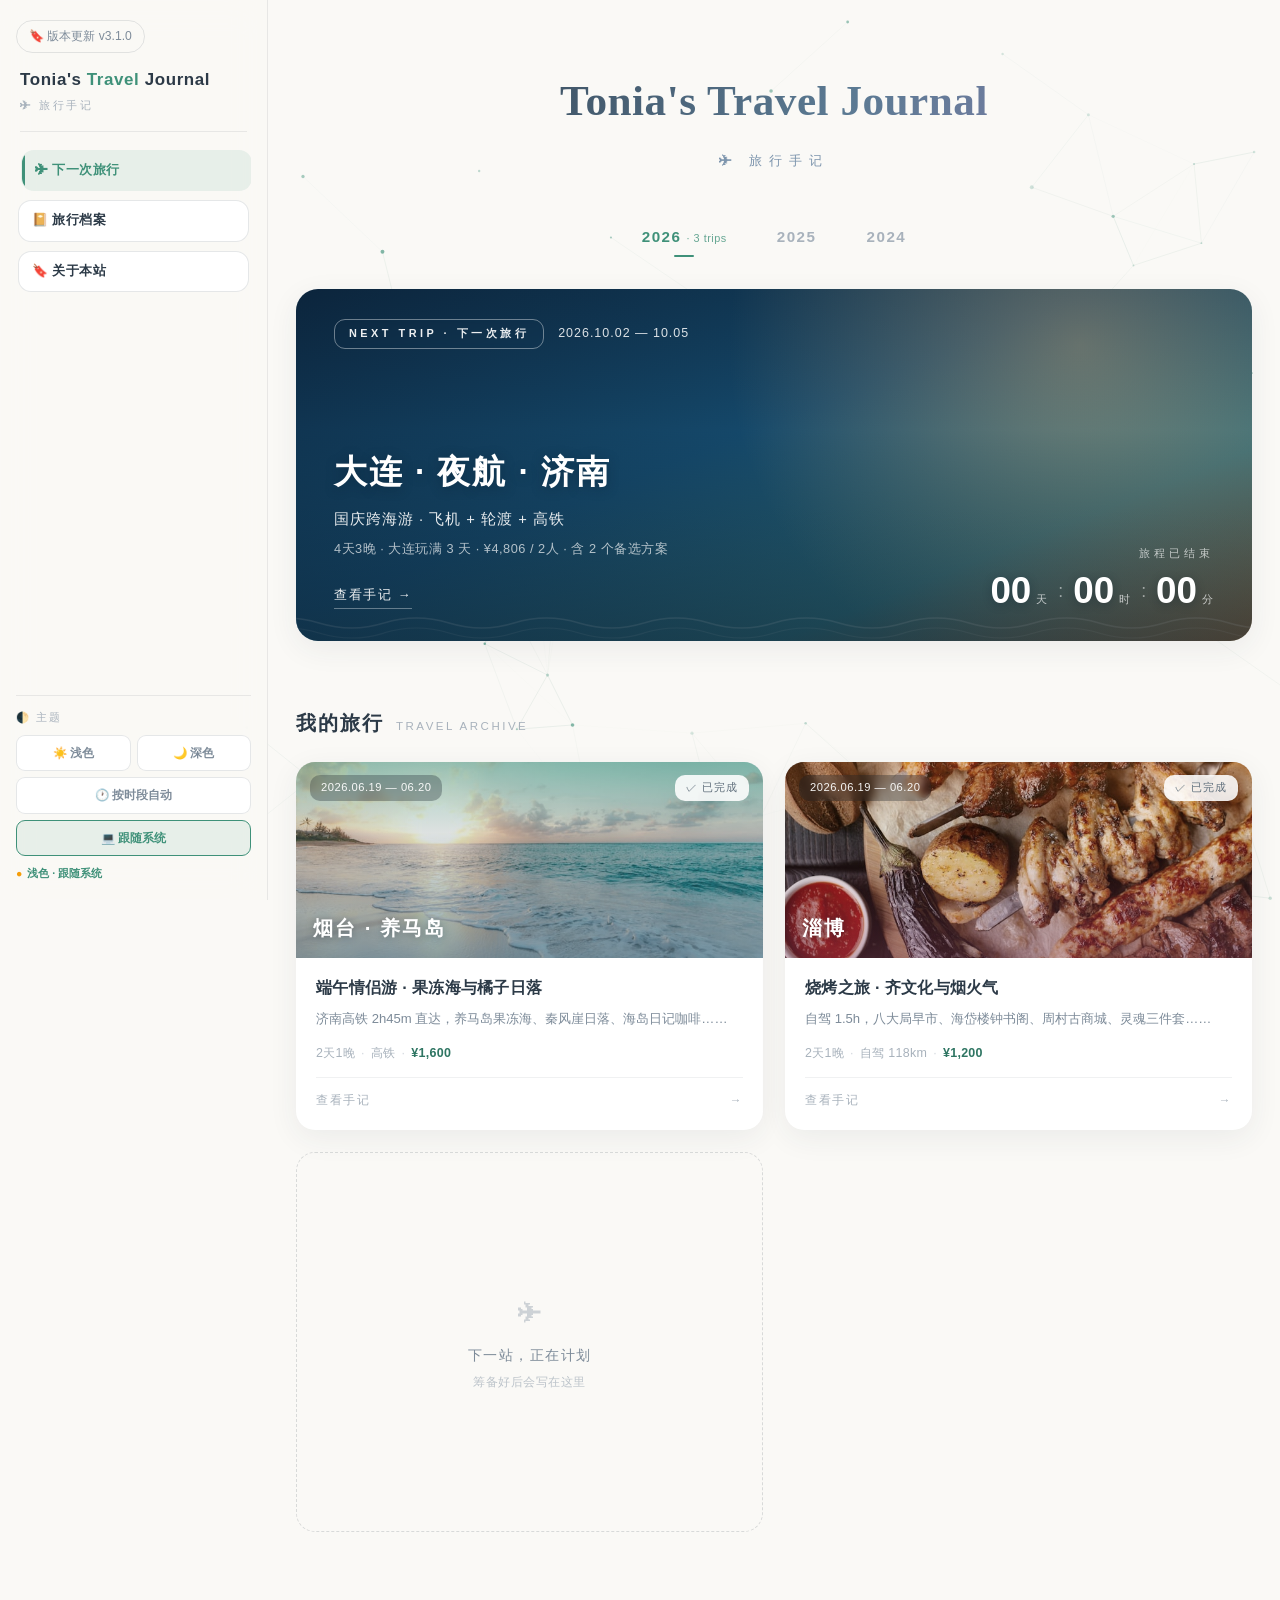
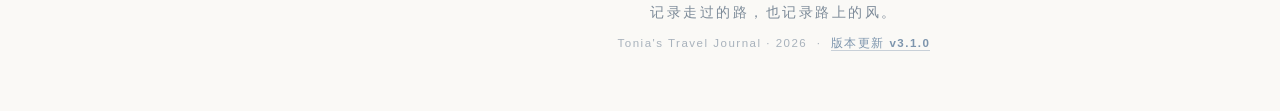
<file: index.html>
<!DOCTYPE html>
<html lang="zh-CN">
<head>
<meta charset="UTF-8">
<meta name="viewport" content="width=device-width, initial-scale=1.0">
<meta name="description" content="Tonia's Travel Journal · 旅行手记 — 记录每一次出发，大连夜航跨渤海、金石滩亿年海岸、淄博烧烤、更多在路上……">
<meta property="og:title" content="Tonia's Travel Journal · 旅行手记">
<meta property="og:description" content="大连夜航跨海四日、金石滩亿年海蚀奇观、淄博烧烤烟火气——飞机、轮渡、高铁，攻略尽在旅行手记">
<meta property="og:type" content="website">
<title>Tonia's Travel Journal · 旅行手记</title>
<link rel="icon" type="image/png" sizes="32x32" href="assets/favicon-32.png">
<link rel="icon" type="image/png" sizes="16x16" href="assets/favicon-16.png">
<link rel="apple-touch-icon" sizes="128x128" href="assets/favicon-128.png">
<!-- 全站共享层：防闪烁主题初始化必须同步、且排在最前 -->
<script src="assets/ui-init.js"></script>
<link rel="stylesheet" href="assets/ui.css">
<style>
/* 主页保留「暖白手账」调性：只覆盖共享层的取值，机制（四模式主题/粒子/左栏）全站统一 */
:root{
    --bg:#faf9f6; --card:#ffffff;
    --text:#2c3a47; --text-light:#7d8b99; --text-faint:#a8b2bc;
    --teal:#3f9179; --teal-deep:#2e7562;
    --mist:#7d95ad; --lav:#a99bc4;
    --orange:#cf8a55;
    --shadow:0 8px 30px rgba(44,58,71,.07);
    --shadow-hover:0 14px 40px rgba(44,58,71,.12);

    /* 共享层变量（手账色系） */
    --surface:#ffffff;
    --surface-2:#f6f5f1;
    --surface-3:#ecebe5;
    --surface-glass:rgba(250,249,246,.78);
    --card-bg:#ffffff;
    --border:rgba(44,58,71,.12);
    --border-soft:rgba(44,58,71,.07);
    --hairline:rgba(44,58,71,.09);
    --gray-100:#f6f5f1; --gray-300:#dfe3e7;
    --accent:#3f9179;
    --rail-bg:rgba(250,249,246,.8);
    --rail-active:rgba(63,145,121,.1);
    --fx-dot:63,145,121;
    --fx-line:110,160,145;
    --glow:rgba(63,145,121,.16);
    --code-bg:rgba(44,58,71,.05);
    --scrim:rgba(20,30,40,.42);
    --shadow-lift:0 14px 40px rgba(44,58,71,.14);
    --scrollbar:#cdd6dd;
}
[data-theme="dark"]{
    --bg:#14161a; --card:#1d2126;
    --text:#e9e7e2; --text-light:#a6a29a; --text-faint:#71706a;
    --teal:#5fbf9c; --teal-deep:#4da98a;
    --mist:#8fa3b8; --lav:#b8a9d4;
    --orange:#e0a06a;
    --shadow:0 8px 30px rgba(0,0,0,.42);
    --shadow-hover:0 14px 40px rgba(0,0,0,.55);

    --surface:#1d2126;
    --surface-2:#242830;
    --surface-3:#2c313a;
    --surface-glass:rgba(20,22,26,.78);
    --card-bg:#1d2126;
    --border:rgba(255,255,255,.1);
    --border-soft:rgba(255,255,255,.06);
    --hairline:rgba(255,255,255,.08);
    --gray-100:#242830; --gray-300:#3a3f48;
    --accent:#5fbf9c;
    --rail-bg:rgba(20,22,26,.76);
    --rail-active:rgba(95,191,156,.14);
    --fx-dot:120,195,165;
    --fx-line:100,165,140;
    --glow:rgba(95,191,156,.15);
    --code-bg:rgba(255,255,255,.06);
    --scrim:rgba(0,0,0,.62);
    --shadow-lift:0 16px 44px rgba(0,0,0,.56);
    --scrollbar:#3a4048;
}
*{margin:0;padding:0;box-sizing:border-box}
body{
    font-family:-apple-system,BlinkMacSystemFont,'PingFang SC','Noto Sans SC',sans-serif;
    background:var(--bg);color:var(--text);min-height:100vh;overflow-x:hidden;
    -webkit-font-smoothing:antialiased;
}
body{animation:pageEnter .6s ease-out}
@keyframes pageEnter{from{opacity:0}to{opacity:1}}

/* 页面过渡已统一到共享资产的 #loader（纯中心扩散涟漪），此处不再单独实现 */

/* 背景粒子层由 assets/ui.css 的 #fx 提供（全站统一） */

/* 容器 — 旅行杂志宽度 */
.container{position:relative;z-index:1;max-width:1100px;margin:0 auto;padding:0 28px}

/* ─── Header ─── */
.hero{text-align:center;padding:66px 20px 0}
.hero h1{
    font-family:Georgia,'Times New Roman','Noto Serif SC',serif;
    font-size:clamp(2rem,4.4vw,2.7rem);font-weight:600;letter-spacing:.5px;
    background:linear-gradient(118deg,#2c3a47 0%,#5b7a93 58%,#8a7fae 100%);
    -webkit-background-clip:text;-webkit-text-fill-color:transparent;background-clip:text;
}
.hero .subtitle{
    margin-top:15px;font-size:.82rem;color:var(--mist);letter-spacing:7px;font-weight:400;
}

/* ─── 年份切换 — 弱化为文字 + 细下划线 ─── */
.year-tabs{display:flex;justify-content:center;gap:46px;margin-top:50px}
.year-tab{
    cursor:pointer;font-size:.95rem;font-weight:600;letter-spacing:1.5px;
    color:var(--text-faint);padding:4px 2px;position:relative;transition:color .22s ease;
}
.year-tab .n{font-size:.68rem;font-weight:400;letter-spacing:.5px;margin-left:5px;opacity:.8}
.year-tab:hover{color:var(--text-light)}
.year-tab.active{color:var(--teal)}
.year-tab.active::after{
    content:'';position:absolute;left:50%;transform:translateX(-50%);bottom:-4px;
    width:20px;height:2px;border-radius:1px;background:var(--teal);
}
.year-content{display:none;animation:fadeInUp .45s ease-out}
.year-content.active{display:block}
@keyframes fadeInUp{from{opacity:0;transform:translateY(10px)}to{opacity:1;transform:translateY(0)}}

/* 空年提示 */
.empty-year{text-align:center;padding:72px 20px;color:var(--text-faint)}
.empty-year .empty-icon{font-size:2.2rem;margin-bottom:12px;opacity:.7}
.empty-year p{font-size:.9rem;letter-spacing:1px}
.empty-year p+p{font-size:.78rem;margin-top:6px;opacity:.8}

/* ─── NEXT TRIP 主卡片 ─── */
.next-trip{
    display:block;margin-top:36px;text-decoration:none;color:#fff;
    border-radius:22px;overflow:hidden;position:relative;
    background-image:
        radial-gradient(circle at 82% 16%, rgba(255,196,128,.38) 0%, transparent 42%),
        url("data:image/svg+xml,%3Csvg xmlns='http://www.w3.org/2000/svg' width='260' height='52'%3E%3Cpath d='M0 34 Q 32 24 65 34 T 130 34 T 195 34 T 260 34' stroke='rgba(255,255,255,0.16)' stroke-width='1.4' fill='none'/%3E%3Cpath d='M0 44 Q 32 34 65 44 T 130 44 T 195 44 T 260 44' stroke='rgba(255,255,255,0.10)' stroke-width='1.2' fill='none'/%3E%3C/svg%3E"),
        linear-gradient(158deg,#0c2740 0%,#15496b 44%,#2c6a78 74%,#9c6330 108%);
    background-size:cover,260px 52px,cover;
    background-position:center,bottom,center;
    background-repeat:no-repeat,repeat-x,no-repeat;
    box-shadow:var(--shadow);
    transition:box-shadow .25s ease,transform .25s ease;
}
.next-trip::after{
    content:'';position:absolute;inset:0;
    background:linear-gradient(180deg,rgba(10,25,40,.16) 0%,rgba(10,25,40,.02) 40%,rgba(10,25,40,.5) 100%);
    pointer-events:none;
}
.next-trip:hover{box-shadow:var(--shadow-hover);transform:translateY(-3px)}
.next-trip:hover .nt-cta .ar{transform:translateX(4px)}
.nt-content{position:relative;z-index:2;padding:30px 38px 32px;min-height:352px;display:flex;flex-direction:column}
.nt-top{display:flex;align-items:center;gap:14px;flex-wrap:wrap}
.nt-badge{
    font-size:.68rem;font-weight:600;letter-spacing:3.5px;
    color:rgba(255,255,255,.92);border:1px solid rgba(255,255,255,.4);
    padding:5px 14px;border-radius:11px;backdrop-filter:blur(2px);
}
.nt-date{font-size:.78rem;letter-spacing:1px;color:rgba(255,255,255,.85)}
.nt-main{display:flex;justify-content:space-between;align-items:flex-end;gap:32px;margin-top:auto;padding-top:56px}
.nt-info h2{font-size:2.05rem;font-weight:700;letter-spacing:2px;text-shadow:0 2px 12px rgba(10,25,40,.35)}
.nt-sub{margin-top:9px;font-size:.92rem;letter-spacing:1px;color:rgba(255,255,255,.9)}
.nt-meta{margin-top:7px;font-size:.8rem;letter-spacing:.5px;color:rgba(255,255,255,.68)}
.nt-weather{margin-top:8px;display:flex;flex-wrap:wrap;gap:4px 18px;font-size:.74rem;letter-spacing:.3px;color:rgba(255,255,255,.8)}
.nt-weather span{white-space:nowrap}
.nt-weather span[data-w-state="fail"]{color:#fecaca}
.nt-cta{
    display:inline-flex;align-items:center;gap:6px;margin-top:18px;
    font-size:.8rem;letter-spacing:1.5px;color:rgba(255,255,255,.92);
    border-bottom:1px solid rgba(255,255,255,.35);padding-bottom:3px;
}
.nt-cta .ar{display:inline-block;transition:transform .25s ease}
/* NEXT TRIP 倒计时 */
.nt-countdown{text-align:right;flex-shrink:0}
.nt-cd-label{font-size:.7rem;letter-spacing:4px;color:rgba(255,255,255,.68);margin-bottom:10px}
.nt-cd-digits{display:flex;align-items:baseline;gap:10px}
.nt-cd-digits em{font-style:normal;font-size:1.1rem;font-weight:300;color:rgba(255,255,255,.5);align-self:center}
.cd{display:inline-flex;align-items:baseline}
.cd span{font-size:2.3rem;font-weight:700;font-variant-numeric:tabular-nums;line-height:1;text-shadow:0 2px 10px rgba(10,25,40,.3)}
.cd i{font-style:normal;font-size:.68rem;margin-left:5px;color:rgba(255,255,255,.7);letter-spacing:1px}

/* ─── 我的旅行 / Travel Archive ─── */
.archive-head{margin-top:66px;display:flex;align-items:baseline;gap:12px}
.archive-head h2{font-size:1.28rem;font-weight:700;letter-spacing:2px}
.archive-head span{font-size:.72rem;letter-spacing:2.5px;color:var(--text-faint);font-weight:400}
.archive-grid{display:grid;grid-template-columns:repeat(3,1fr);gap:22px;margin-top:22px}

/* 历史旅行卡片 */
.archive-card{
    background:var(--card);border-radius:19px;overflow:hidden;
    box-shadow:var(--shadow);text-decoration:none;color:inherit;display:block;
    transition:transform .24s ease,box-shadow .24s ease;
}
.archive-card:hover{transform:translateY(-3px);box-shadow:var(--shadow-hover)}
.archive-card:active{transform:translateY(-1px)}
.card-media{position:relative;height:196px;overflow:hidden}
.card-media i{position:absolute;inset:-4%;display:block;transition:transform .28s ease}
.archive-card.yantai .card-media i{background:url('assets/yantai-bg.jpg') center/cover}
.archive-card.zibo .card-media i{background:url('assets/zibo-bg.jpg') center/cover}
.archive-card:hover .card-media i{transform:scale(1.035)}
.card-media::after{
    content:'';position:absolute;inset:0;
    background:linear-gradient(180deg,rgba(28,40,52,.18) 0%,rgba(28,40,52,0) 34%,rgba(28,40,52,.44) 100%);
}
.archive-card.yantai .card-media::after{background:linear-gradient(180deg,rgba(29,158,117,.34) 0%,rgba(29,158,117,.04) 36%,rgba(13,79,107,.42) 100%)}
.archive-card.zibo .card-media::after{background:linear-gradient(180deg,rgba(192,100,32,.3) 0%,rgba(192,100,32,.04) 36%,rgba(142,68,90,.4) 100%)}
.card-date{
    position:absolute;top:13px;left:14px;z-index:2;
    font-size:.7rem;letter-spacing:.5px;color:rgba(255,255,255,.94);
    background:rgba(20,30,40,.3);padding:4px 11px;border-radius:10px;backdrop-filter:blur(3px);
}
.card-city{
    position:absolute;left:17px;bottom:13px;z-index:2;
    font-size:1.28rem;font-weight:600;letter-spacing:2px;color:#fff;
    text-shadow:0 1px 8px rgba(20,30,40,.4);
}
/* 状态标签 — 手账质感 */
.card-status{
    position:absolute;top:13px;right:14px;z-index:2;
    font-size:.68rem;font-weight:500;letter-spacing:1px;
    padding:4px 11px;border-radius:10px;
}
.card-status.past{background:rgba(255,255,255,.88);color:#61707d}
.card-status.ongoing{background:rgba(207,138,85,.94);color:#fff}
/* 过期卡片弱化 */
.archive-card.past .card-media i{filter:saturate(.68) brightness(.97)}

.card-body{padding:18px 20px 20px}
.card-body h3{font-size:1.02rem;font-weight:700;letter-spacing:.3px;line-height:1.45}
.card-body .desc{
    margin-top:8px;font-size:.82rem;color:var(--text-light);line-height:1.65;
    display:-webkit-box;-webkit-line-clamp:2;-webkit-box-orient:vertical;overflow:hidden;
}
.card-meta{margin-top:14px;font-size:.78rem;color:var(--text-faint);letter-spacing:.3px;display:flex;align-items:center;gap:6px;flex-wrap:wrap}
.card-meta .dot-sep{opacity:.5}
.card-meta b{font-weight:600;color:var(--teal-deep);font-variant-numeric:tabular-nums}
.card-cta{
    margin-top:14px;padding-top:13px;border-top:1px solid rgba(44,58,71,.07);
    font-size:.74rem;letter-spacing:1.5px;color:var(--text-faint);
    display:flex;align-items:center;justify-content:space-between;transition:color .22s ease;
}
.card-cta .ar{display:inline-block;transition:transform .25s ease}
.archive-card:hover .card-cta{color:var(--teal)}
.archive-card:hover .card-cta .ar{transform:translateX(4px)}

/* 占位卡 — 下一站 */
.archive-card.placeholder{
    border:1.5px dashed rgba(44,58,71,.16);box-shadow:none;background:transparent;
    display:flex;align-items:center;justify-content:center;min-height:380px;cursor:default;
    transition:border-color .24s ease;
}
.archive-card.placeholder:hover{transform:none;box-shadow:none;border-color:rgba(63,145,121,.3)}
.ph-body{text-align:center;color:var(--text-faint);padding:30px}
.ph-body .ph-icon{font-size:1.5rem;opacity:.55;display:block}
.ph-body p{margin-top:12px;font-size:.88rem;letter-spacing:1.5px;color:var(--text-light)}
.ph-body .ph-sub{display:block;margin-top:6px;font-size:.72rem;letter-spacing:.5px;opacity:.75}

/* ─── Footer ─── */
.footer{text-align:center;padding:70px 20px 58px}
.footer .f-quote{font-size:.85rem;color:var(--text-light);letter-spacing:2.5px}
.footer .f-meta{margin-top:10px;font-size:.72rem;color:var(--text-faint);letter-spacing:1.5px}
.footer .f-meta a{
    color:var(--mist);text-decoration:none;
    border-bottom:1px solid rgba(125,149,173,.4);padding-bottom:1px;
    transition:color .22s ease,border-color .22s ease;
}
.footer .f-meta a b{font-weight:600;font-variant-numeric:tabular-nums}
.footer .f-meta a:hover{color:var(--teal);border-color:rgba(63,145,121,.55)}

/* ─── 深色主题微调（手账暖色版，不是简单反色） ─── */
[data-theme="dark"] .hero h1{
    background:linear-gradient(118deg,#e9e7e2 0%,#9dc3b3 58%,#c0b0dd 100%);
    -webkit-background-clip:text;-webkit-text-fill-color:transparent;background-clip:text;
}
[data-theme="dark"] .card-cta{border-top-color:rgba(255,255,255,.07)}
[data-theme="dark"] .archive-card.placeholder{border-color:rgba(255,255,255,.16)}
[data-theme="dark"] .archive-card.placeholder:hover{border-color:rgba(95,191,156,.38)}
[data-theme="dark"] .card-status.past{background:rgba(45,50,58,.9);color:#b9b5ad}
[data-theme="dark"] .archive-card.past .card-media i{filter:saturate(.6) brightness(.8)}
[data-theme="dark"] .footer .f-meta a{border-bottom-color:rgba(143,163,184,.35)}
[data-theme="dark"] .next-trip{box-shadow:0 8px 30px rgba(0,0,0,.45)}
[data-theme="dark"] .next-trip:hover{box-shadow:0 14px 44px rgba(0,0,0,.6)}

/* ─── 响应式 ─── */
/* 断点前移：左侧栏占 268px，内容区实际可用宽度比视口窄一栏 */
@media(max-width:1320px){
    .archive-grid{grid-template-columns:repeat(2,1fr)}
}
@media(max-width:1080px){
    .nt-main{gap:22px}
    .nt-info h2{font-size:1.8rem}
}
@media(max-width:767px){
    .hero{padding:52px 16px 0}
    .hero h1{font-size:1.72rem}
    .hero .subtitle{letter-spacing:5px;font-size:.78rem}
    .year-tabs{gap:32px;margin-top:40px}
    .container{padding:0 18px}
    .next-trip{border-radius:19px}
    .nt-content{padding:24px 22px 26px;min-height:0}
    .nt-main{flex-direction:column;align-items:flex-start;gap:26px;padding-top:40px}
    .nt-info h2{font-size:1.6rem}
    .nt-countdown{text-align:left}
    .cd span{font-size:1.9rem}
    .archive-grid{grid-template-columns:1fr;gap:18px}
    .archive-head{margin-top:52px}
    .card-media{height:200px}
    .archive-card.placeholder{min-height:180px}
    .footer{padding:56px 20px 48px}
}
</style>
</head>
<body>

<canvas id="fx"></canvas>
<div id="loader"></div>

<div class="app">

<aside class="rail">
    <a class="rail-back" href="changelog/" onclick="return navigateTo(event,this.href)">🔖 版本更新 v3.1.0</a>

    <div class="rail-brand">
        <h2>Tonia's <em>Travel</em> Journal</h2>
        <p>✈ 旅行手记</p>
    </div>

    <div class="rail-sep"></div>

    <nav class="rail-tabs" data-kind="anchors">
        <div class="ps-tab" data-target="sec-next" tabindex="0">
            <div class="ps-name">✈ 下一次旅行</div>
        </div>
        <div class="ps-tab" data-target="sec-archive" tabindex="0">
            <div class="ps-name">📔 旅行档案</div>
        </div>
        <div class="ps-tab" data-target="sec-foot" tabindex="0">
            <div class="ps-name">🔖 关于本站</div>
        </div>
    </nav>

    <div class="rail-theme" id="rail-theme">
        <div class="rt-label">🌓 主题</div>
        <div class="rt-modes">
            <div class="rt-btn" data-mode="light" tabindex="0">☀️ 浅色</div>
            <div class="rt-btn" data-mode="dark" tabindex="0">🌙 深色</div>
            <div class="rt-btn wide" data-mode="schedule" tabindex="0">🕐 按时段自动</div>
            <div class="rt-btn wide" data-mode="system" tabindex="0">💻 跟随系统</div>
        </div>
        <div class="rt-schedule" id="rt-schedule">
            <div class="rt-times">
                <input type="time" id="rt-dark-start" value="19:00">
                <span>→</span>
                <input type="time" id="rt-dark-end" value="07:00">
            </div>
            <div class="rt-note">到点自动切深色、过点自动切回浅色，支持跨零点（如 19:00 → 07:00）。</div>
        </div>
        <div class="rt-now"><span id="rt-now-dot">●</span><b id="rt-now-text">—</b></div>
    </div>
</aside>

<div class="app-main">
<div class="container">

    <header class="hero">
        <h1>Tonia's Travel Journal</h1>
        <p class="subtitle">✈ 旅行手记</p>
    </header>

    <!-- 年份切换 -->
    <div class="year-tabs" id="year-tabs">
        <div class="year-tab active" data-year="2026">2026<span class="n">· 3 trips</span></div>
        <div class="year-tab" data-year="2025">2025</div>
        <div class="year-tab" data-year="2024">2024</div>
    </div>

    <!-- 2026 -->
    <div class="year-content active" data-year="2026">

        <!-- NEXT TRIP — 下一次旅行 -->
        <a href="dalian-yantai-20261001/" id="sec-next" class="next-trip" onclick="return navigateTo(event,this.href)">
            <div class="nt-content">
                <div class="nt-top">
                    <span class="nt-badge">NEXT TRIP · 下一次旅行</span>
                    <span class="nt-date">2026.10.02 — 10.05</span>
                </div>
                <div class="nt-main">
                    <div class="nt-info">
                        <h2>大连 · 夜航 · 济南</h2>
                        <p class="nt-sub">国庆跨海游 · 飞机 + 轮渡 + 高铁</p>
                        <p class="nt-meta">4天3晚 · 大连玩满 3 天 · ¥4,806 / 2人 · 含 2 个备选方案</p>
                        <p class="nt-weather" data-weather-now>
                            <span data-now-city data-city="大连" data-lat="38.9140" data-lng="121.6147"></span>
                            <span data-now-city data-city="烟台" data-lat="37.5485" data-lng="121.3825"></span>
                        </p>
                        <span class="nt-cta">查看手记 <span class="ar">→</span></span>
                    </div>
                    <div class="nt-countdown">
                        <div class="nt-cd-label">距离出发</div>
                        <div class="nt-cd-digits">
                            <div class="cd"><span id="cd-days">--</span><i>天</i></div>
                            <em>:</em>
                            <div class="cd"><span id="cd-hours">--</span><i>时</i></div>
                            <em>:</em>
                            <div class="cd"><span id="cd-mins">--</span><i>分</i></div>
                        </div>
                    </div>
                </div>
            </div>
        </a>

        <!-- 我的旅行 / Travel Archive -->
        <div class="archive-head" id="sec-archive">
            <h2>我的旅行</h2>
            <span>TRAVEL ARCHIVE</span>
        </div>
        <div class="archive-grid">

            <a href="yantai/" class="archive-card yantai" onclick="return navigateTo(event,this.href)">
                <div class="card-media"><i></i>
                    <div class="card-date">2026.06.19 — 06.20</div>
                    <div class="card-city">烟台 · 养马岛</div>
                </div>
                <div class="card-body">
                    <h3>端午情侣游 · 果冻海与橘子日落</h3>
                    <p class="desc">济南高铁 2h45m 直达，养马岛果冻海、秦风崖日落、海岛日记咖啡……</p>
                    <div class="card-meta">2天1晚 <span class="dot-sep">·</span> 高铁 <span class="dot-sep">·</span> <b>¥1,600</b></div>
                    <div class="card-cta">查看手记 <span class="ar">→</span></div>
                </div>
            </a>

            <a href="zibo/" class="archive-card zibo" onclick="return navigateTo(event,this.href)">
                <div class="card-media"><i></i>
                    <div class="card-date">2026.06.19 — 06.20</div>
                    <div class="card-city">淄博</div>
                </div>
                <div class="card-body">
                    <h3>烧烤之旅 · 齐文化与烟火气</h3>
                    <p class="desc">自驾 1.5h，八大局早市、海岱楼钟书阁、周村古商城、灵魂三件套……</p>
                    <div class="card-meta">2天1晚 <span class="dot-sep">·</span> 自驾 118km <span class="dot-sep">·</span> <b>¥1,200</b></div>
                    <div class="card-cta">查看手记 <span class="ar">→</span></div>
                </div>
            </a>

            <div class="archive-card placeholder">
                <div class="ph-body">
                    <span class="ph-icon">✈</span>
                    <p>下一站，正在计划</p>
                    <span class="ph-sub">筹备好后会写在这里</span>
                </div>
            </div>

        </div>
    </div>

    <!-- 2025 -->
    <div class="year-content" data-year="2025">
        <div class="empty-year">
            <div class="empty-icon">🗺️</div>
            <p>2025 年的旅行故事尚未记录</p>
            <p>期待你的第一篇旅行手记 ✨</p>
        </div>
    </div>

    <!-- 2024 -->
    <div class="year-content" data-year="2024">
        <div class="empty-year">
            <div class="empty-icon">🗺️</div>
            <p>2024 年的旅行故事尚未记录</p>
            <p>期待你的第一篇旅行手记 ✨</p>
        </div>
    </div>

    <footer class="footer" id="sec-foot">
        <p class="f-quote">记录走过的路，也记录路上的风。</p>
        <p class="f-meta">Tonia's Travel Journal · 2026 &nbsp;·&nbsp; <a href="changelog/" onclick="return navigateTo(event,this.href)">版本更新 <b>v3.1.0</b></a></p>
    </footer>
</div><!-- /.container -->
</div><!-- /.app-main -->
</div><!-- /.app -->

<div class="rt-fab" id="rt-fab" title="切换主题">🌓</div>

<!-- 实时天气模块（Open-Meteo，免 Key） -->
<script src="assets/weather.js"></script>

<script>
// ========== 年度切换 ==========
document.getElementById('year-tabs').addEventListener('click',function(e){
    var tab=e.target.closest('.year-tab');if(!tab)return;
    var year=tab.dataset.year;
    document.querySelectorAll('.year-tab').forEach(function(t){t.classList.toggle('active',t===tab)});
    document.querySelectorAll('.year-content').forEach(function(c){c.classList.toggle('active',c.dataset.year===year)});
});

// ========== 历史旅行状态自动标识（已完成 / 进行中） ==========
// 解析卡片 .card-date 文本（如 "2026.06.19 — 06.20"），按当天日期自动打状态：
// 结束日 < 今天 → 已完成（徽章+图片降饱和）；今天在行程内 → 进行中。未来行程不加徽章。
(function(){
    var today=new Date();today.setHours(0,0,0,0);
    document.querySelectorAll('.archive-card .card-date').forEach(function(el){
        var m=el.textContent.trim().match(/(\d{4})\.(\d{2})\.(\d{2})(?:\s*[—–-]\s*(\d{1,2})\.(\d{1,2}))?/);
        if(!m)return;
        var y=+m[1],sm=+m[2],sd=+m[3];
        var em=m[4]?+m[4]:sm,ed=m[5]?+m[5]:sd;
        var start=new Date(y,sm-1,sd),end=new Date(y,em-1,ed);
        var card=el.closest('.archive-card'),media=el.parentElement;
        if(today>end){
            card.classList.add('past');
            var b=document.createElement('div');
            b.className='card-status past';b.textContent='✓ 已完成';
            media.appendChild(b);
        }else if(today>=start&&today<=end){
            var b2=document.createElement('div');
            b2.className='card-status ongoing';b2.textContent='进行中';
            media.appendChild(b2);
        }
    });
})();

// ========== 页面跳转：统一走共享资产的涟漪离场效果 ==========
// 入场与离场共用同一套视觉（#loader 的中心扩散涟漪），不再有第二套过渡
function navigateTo(e,url){
    if(e&&e.preventDefault)e.preventDefault();
    if(window.TG&&TG.exitTo){TG.exitTo(url);}else{window.location.href=url;}
    return false;
}

// ========== NEXT TRIP 倒计时（天 / 时 / 分） ==========
(function(){
    // 大连夜航国庆行程：2026-10-02 05:00 从制锦市出发，10-05 12:19 到济南站
    var target=new Date('2026-10-02T05:00:00+08:00').getTime();
    var tripEnd=new Date('2026-10-05T12:19:00+08:00').getTime();
    var de=document.getElementById('cd-days'),he=document.getElementById('cd-hours'),me=document.getElementById('cd-mins');
    var lbl=document.querySelector('.nt-cd-label');
    function pad(n){return n<10?'0'+n:n}
    function tick(){
        var now=Date.now(),diff=target-now;
        if(diff<=0){
            de.textContent='00';he.textContent='00';me.textContent='00';
            if(lbl)lbl.textContent=now>tripEnd?'旅程已结束':'正在路上';
            return}
        de.textContent=pad(Math.floor(diff/864e5));
        he.textContent=pad(Math.floor((diff%864e5)/36e5));
        me.textContent=pad(Math.floor((diff%36e5)/6e4));
    }
    tick();setInterval(tick,15e3);
})();
</script>
<script src="assets/ui.js"></script>
</body>
</html>
</file>
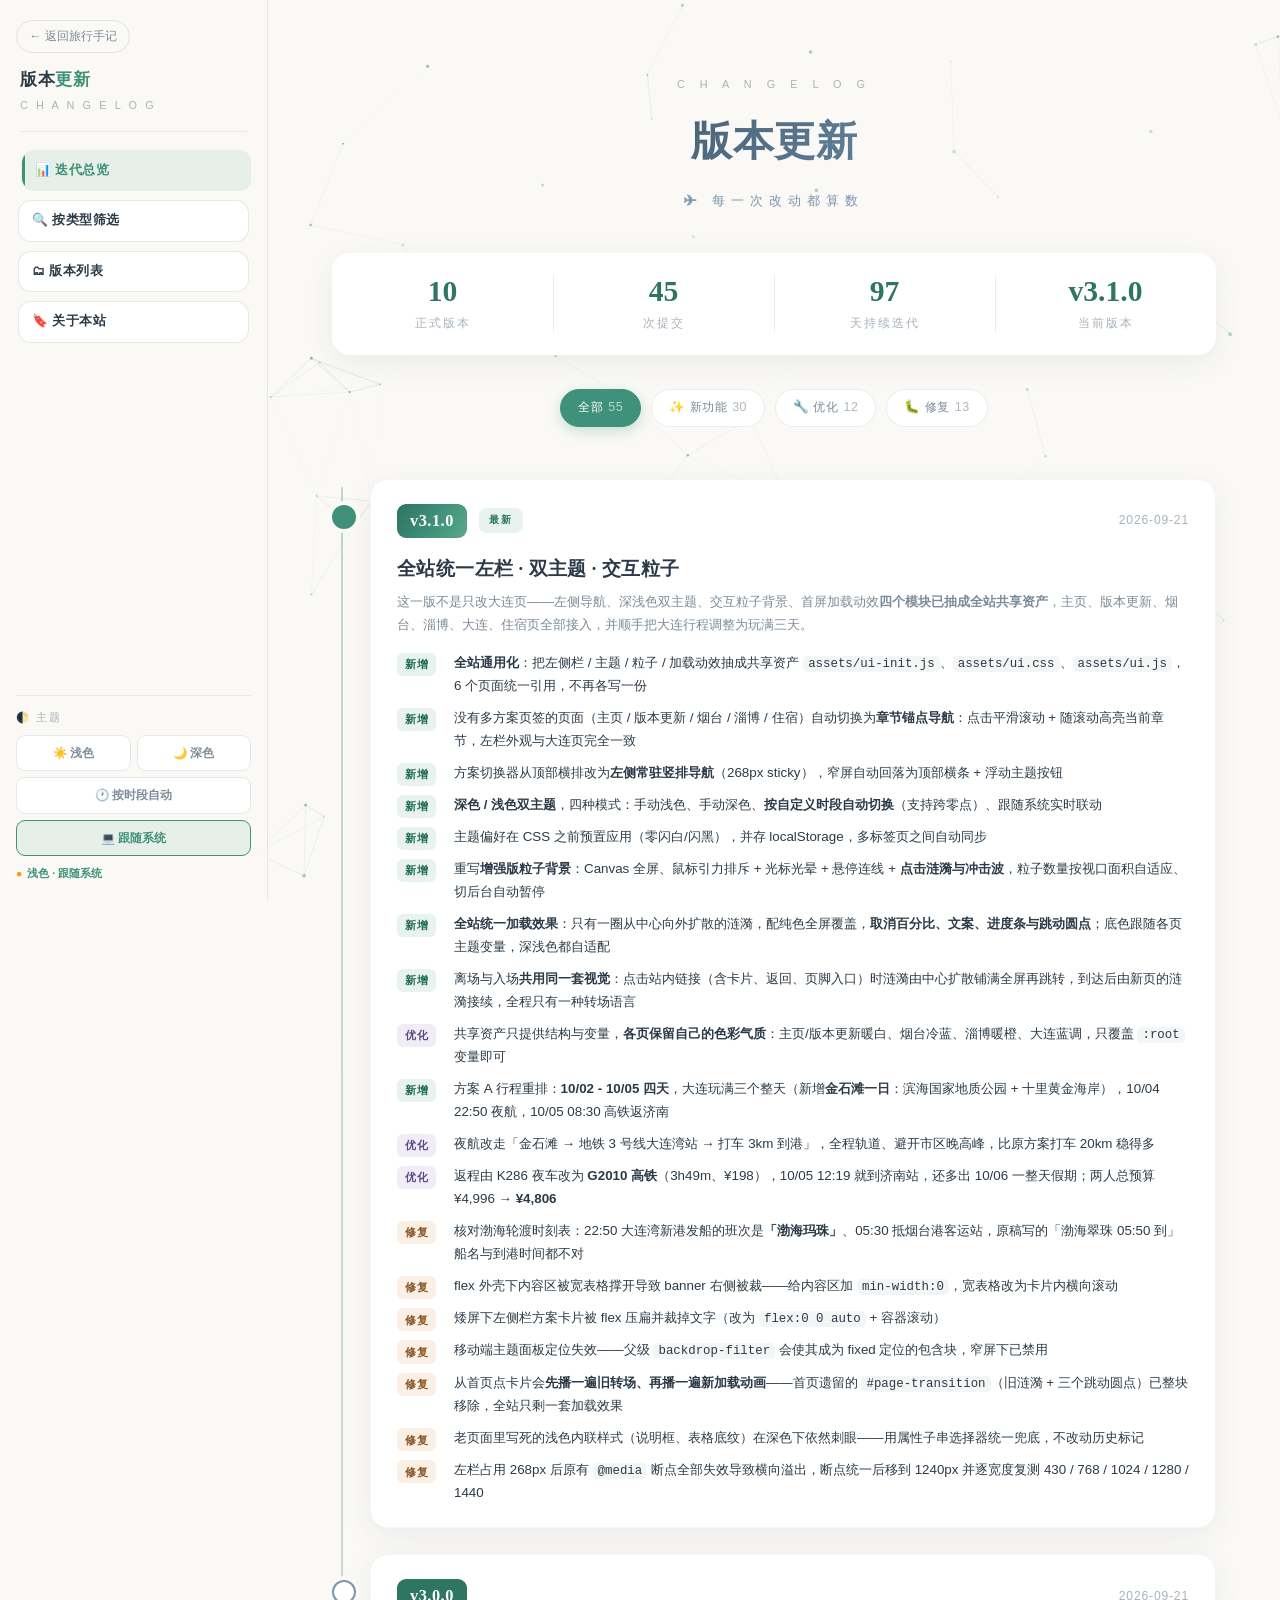
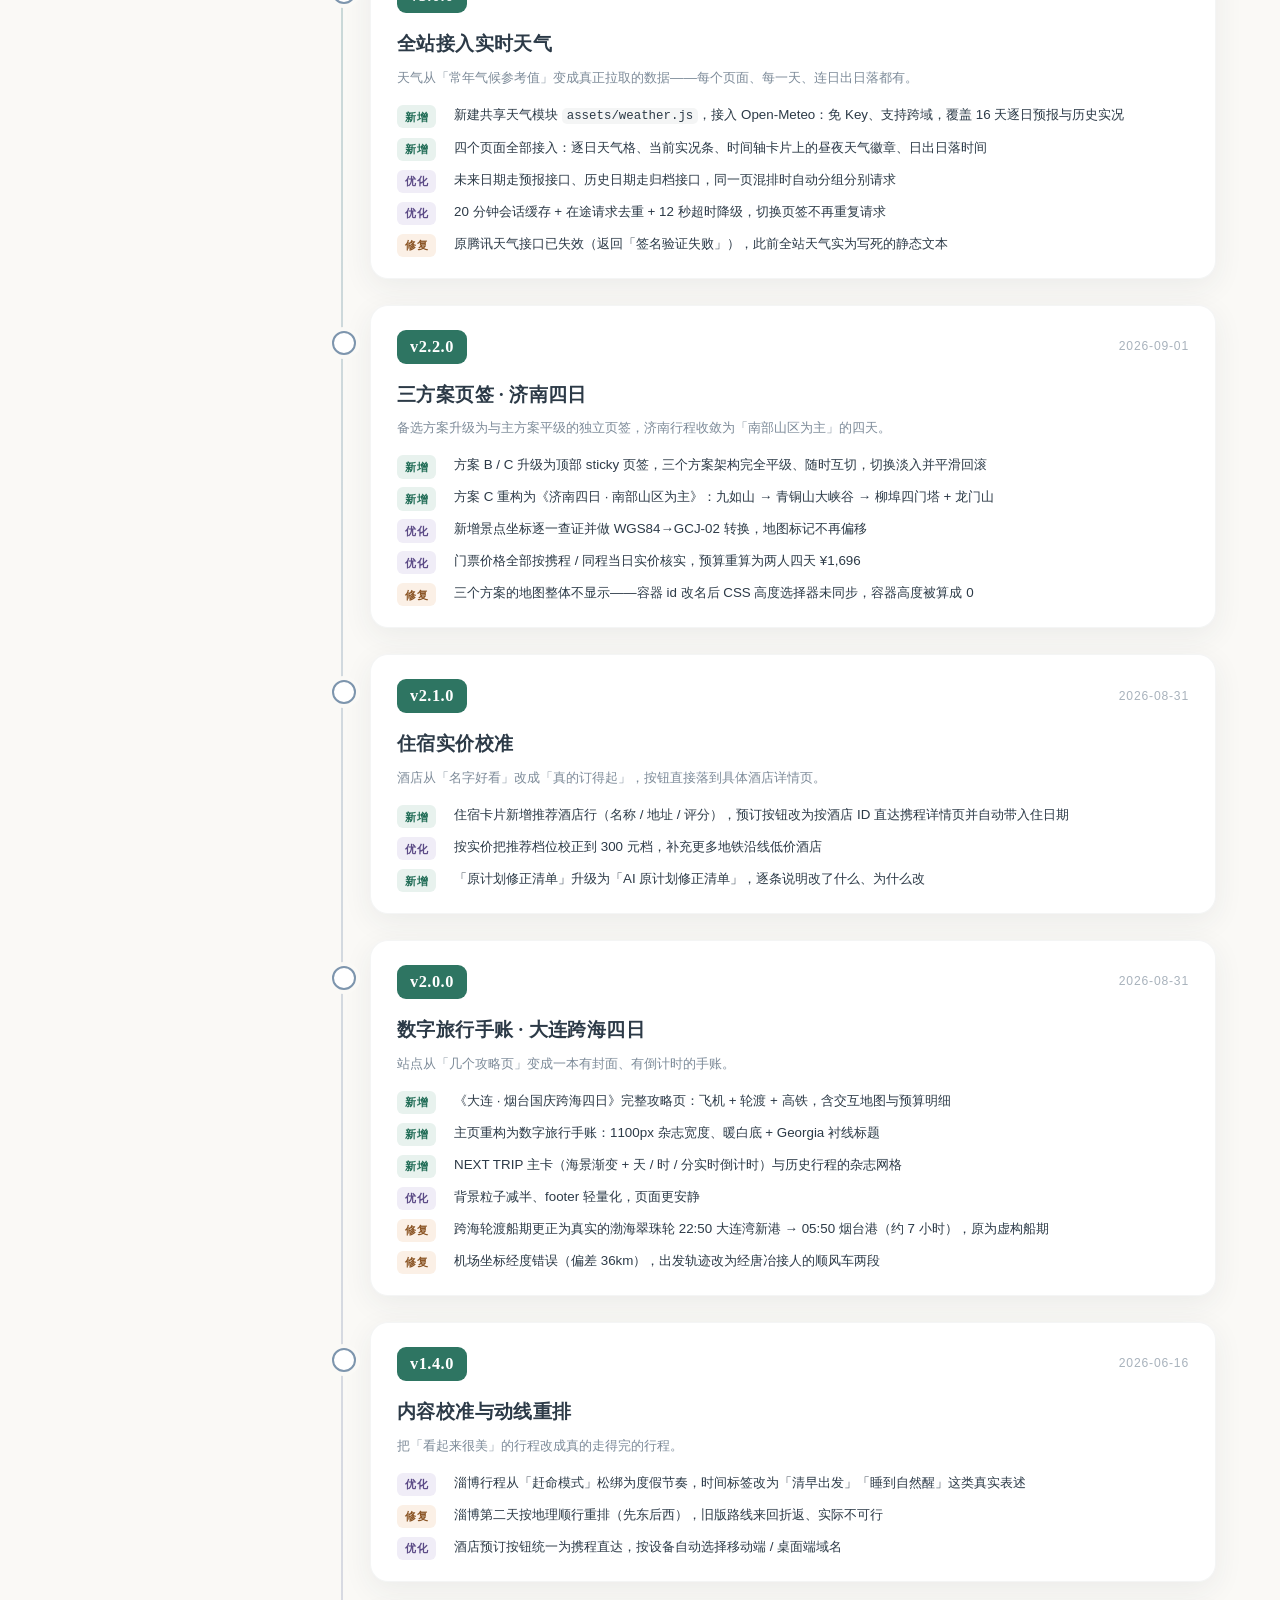
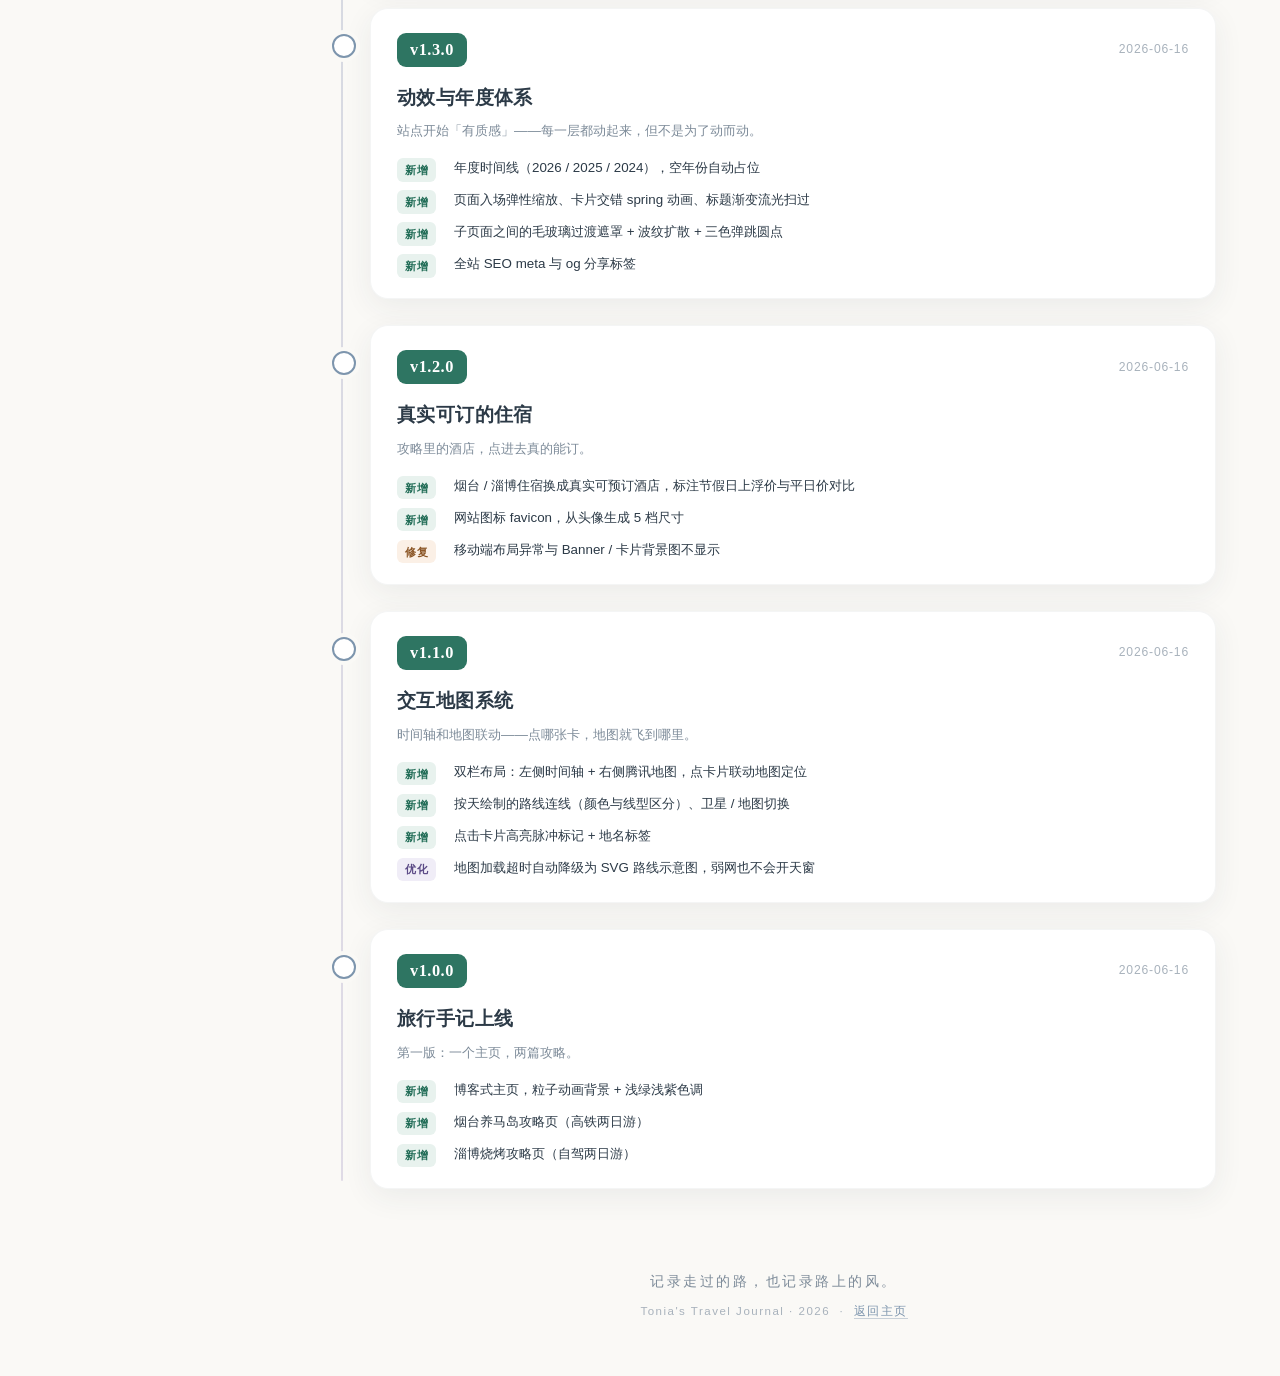
<file: changelog/index.html>
<!DOCTYPE html>
<html lang="zh-CN">
<head>
<meta charset="UTF-8">
<meta name="viewport" content="width=device-width, initial-scale=1.0">
<meta name="description" content="Tonia's Travel Journal 版本更新记录 — 每一次改动的完整日志：新增攻略、交互地图、实时天气、UI 重构与问题修复。">
<meta property="og:title" content="版本更新 · Changelog | Tonia's Travel Journal">
<meta property="og:description" content="旅行手记的每一次迭代都在这里：从第一版上线到全站实时天气。">
<meta property="og:type" content="website">
<title>版本更新 · Changelog | Tonia's Travel Journal</title>
<link rel="icon" type="image/png" sizes="32x32" href="../assets/favicon-32.png">
<link rel="icon" type="image/png" sizes="16x16" href="../assets/favicon-16.png">
<link rel="apple-touch-icon" sizes="128x128" href="../assets/favicon-128.png">
<!-- 全站共享层：防闪烁主题初始化必须同步、且排在最前 -->
<script src="../assets/ui-init.js"></script>
<link rel="stylesheet" href="../assets/ui.css">
<style>
/* 版本更新页沿用主页「暖白手账」调性，只覆盖共享层取值 */
:root{
    --bg:#faf9f6; --card:#ffffff;
    --text:#2c3a47; --text-light:#7d8b99; --text-faint:#a8b2bc;
    --teal:#3f9179; --teal-deep:#2e7562; --teal-soft:#e8f2ee;
    --mist:#7d95ad; --lav:#a99bc4; --lav-soft:#f0edf7;
    --orange:#cf8a55; --orange-soft:#fbf0e6;
    --line:rgba(44,58,71,.1);
    --shadow:0 8px 30px rgba(44,58,71,.07);
    --shadow-hover:0 14px 40px rgba(44,58,71,.12);

    /* 共享层变量（手账色系） */
    --surface:#ffffff;
    --surface-2:#f6f5f1;
    --surface-3:#ecebe5;
    --surface-glass:rgba(250,249,246,.78);
    --card-bg:#ffffff;
    --border:rgba(44,58,71,.12);
    --border-soft:rgba(44,58,71,.07);
    --hairline:rgba(44,58,71,.09);
    --gray-100:#f6f5f1; --gray-300:#dfe3e7;
    --accent:#3f9179;
    --rail-bg:rgba(250,249,246,.8);
    --rail-active:rgba(63,145,121,.1);
    --fx-dot:63,145,121;
    --fx-line:110,160,145;
    --glow:rgba(63,145,121,.16);
    --code-bg:rgba(44,58,71,.05);
    --scrim:rgba(20,30,40,.42);
    --shadow-lift:0 14px 40px rgba(44,58,71,.14);
    --scrollbar:#cdd6dd;
}
[data-theme="dark"]{
    --bg:#14161a; --card:#1d2126;
    --text:#e9e7e2; --text-light:#a6a29a; --text-faint:#71706a;
    --teal:#5fbf9c; --teal-deep:#4da98a; --teal-soft:#1c2a24;
    --mist:#8fa3b8; --lav:#b8a9d4; --lav-soft:#241f2e;
    --orange:#e0a06a; --orange-soft:#2a2118;
    --line:rgba(255,255,255,.09);
    --shadow:0 8px 30px rgba(0,0,0,.42);
    --shadow-hover:0 14px 40px rgba(0,0,0,.55);

    --surface:#1d2126;
    --surface-2:#242830;
    --surface-3:#2c313a;
    --surface-glass:rgba(20,22,26,.78);
    --card-bg:#1d2126;
    --border:rgba(255,255,255,.1);
    --border-soft:rgba(255,255,255,.06);
    --hairline:rgba(255,255,255,.08);
    --gray-100:#242830; --gray-300:#3a3f48;
    --accent:#5fbf9c;
    --rail-bg:rgba(20,22,26,.76);
    --rail-active:rgba(95,191,156,.14);
    --fx-dot:120,195,165;
    --fx-line:100,165,140;
    --glow:rgba(95,191,156,.15);
    --code-bg:rgba(255,255,255,.06);
    --scrim:rgba(0,0,0,.62);
    --shadow-lift:0 16px 44px rgba(0,0,0,.56);
    --scrollbar:#3a4048;
}
*{margin:0;padding:0;box-sizing:border-box}
body{
    font-family:-apple-system,BlinkMacSystemFont,'PingFang SC','Noto Sans SC',sans-serif;
    background:var(--bg);color:var(--text);min-height:100vh;overflow-x:hidden;
    -webkit-font-smoothing:antialiased;
    animation:pageIn .55s ease-out;
}
@keyframes pageIn{from{opacity:0}to{opacity:1}}

/* 返回入口已移入左侧导航栏（.rail-back），背景粒子层由 assets/ui.css 的 #fx 提供 */

.container{position:relative;z-index:1;max-width:940px;margin:0 auto;padding:0 28px}

/* ─── Hero ─── */
.hero{text-align:center;padding:76px 20px 0}
.hero .eyebrow{
    font-size:.68rem;letter-spacing:6px;color:var(--text-faint);font-weight:500;
}
.hero h1{
    margin-top:16px;
    font-family:Georgia,'Times New Roman','Noto Serif SC',serif;
    font-size:clamp(1.9rem,4.2vw,2.55rem);font-weight:600;letter-spacing:.5px;
    background:linear-gradient(118deg,#2c3a47 0%,#5b7a93 58%,#8a7fae 100%);
    -webkit-background-clip:text;-webkit-text-fill-color:transparent;background-clip:text;
}
.hero .subtitle{margin-top:15px;font-size:.82rem;color:var(--mist);letter-spacing:6px}

/* 统计条 */
.stats{
    display:flex;justify-content:center;gap:0;flex-wrap:wrap;
    margin-top:42px;background:var(--card);border-radius:18px;
    box-shadow:var(--shadow);overflow:hidden;
}
.stat{flex:1;min-width:150px;padding:22px 16px;text-align:center;position:relative}
.stat+.stat::before{
    content:'';position:absolute;left:0;top:22%;height:56%;width:1px;background:var(--line);
}
.stat b{
    display:block;font-family:Georgia,serif;font-size:1.85rem;font-weight:600;
    color:var(--teal-deep);font-variant-numeric:tabular-nums;line-height:1.1;
}
.stat span{display:block;margin-top:7px;font-size:.72rem;letter-spacing:2px;color:var(--text-faint)}

/* ─── 筛选 ─── */
.filters{display:flex;justify-content:center;gap:10px;flex-wrap:wrap;margin-top:34px}
.chip{
    cursor:pointer;user-select:none;
    font-size:.78rem;letter-spacing:.5px;font-weight:500;
    padding:8px 17px;border-radius:20px;
    background:var(--card);color:var(--text-light);
    border:1px solid rgba(44,58,71,.09);
    transition:all .2s ease;
}
.chip:hover{color:var(--text);border-color:rgba(63,145,121,.35);transform:translateY(-1px)}
.chip.active{background:var(--teal);color:#fff;border-color:var(--teal);box-shadow:0 4px 14px rgba(63,145,121,.28)}
.chip .c{opacity:.62;margin-left:5px;font-variant-numeric:tabular-nums}

/* ─── 时间轴 ─── */
.timeline{position:relative;margin-top:52px;padding-left:38px}
.timeline::before{
    content:'';position:absolute;left:9px;top:8px;bottom:8px;width:2px;border-radius:1px;
    background:linear-gradient(180deg,var(--teal) 0%,var(--mist) 46%,var(--lav) 100%);
    opacity:.32;
}
.release{position:relative;margin-bottom:26px;animation:fadeUp .45s ease-out both}
@keyframes fadeUp{from{opacity:0;transform:translateY(14px)}to{opacity:1;transform:translateY(0)}}
.release::before{
    content:'';position:absolute;left:-38px;top:26px;
    width:20px;height:20px;border-radius:50%;
    background:var(--card);border:2px solid var(--mist);
    box-shadow:0 0 0 4px var(--bg);
    transition:all .25s ease;z-index:1;
}
.release.latest::before{border-color:var(--teal);background:var(--teal)}
.release.hidden{display:none}
.release:hover::before{transform:scale(1.16);border-color:var(--teal)}

.rel-card{
    background:var(--card);border-radius:18px;padding:24px 26px 22px;
    box-shadow:var(--shadow);border:1px solid rgba(44,58,71,.05);
    transition:transform .24s ease,box-shadow .24s ease;
}
.release:hover .rel-card{transform:translateY(-3px);box-shadow:var(--shadow-hover)}

.rel-head{display:flex;align-items:center;gap:12px;flex-wrap:wrap}
.ver{
    font-family:Georgia,serif;font-size:1.02rem;font-weight:700;letter-spacing:.5px;
    color:#fff;background:var(--teal-deep);padding:4px 13px;border-radius:9px;
    font-variant-numeric:tabular-nums;
}
.release.latest .ver{background:linear-gradient(118deg,#2e7562,#3f9179 55%,#5aa88c)}
.ver-tag{
    font-size:.64rem;font-weight:600;letter-spacing:2px;
    color:var(--teal-deep);background:var(--teal-soft);
    padding:4px 10px;border-radius:8px;
}
.rel-date{
    font-size:.76rem;color:var(--text-faint);letter-spacing:.8px;
    font-variant-numeric:tabular-nums;margin-left:auto;
}
.rel-title{
    margin-top:16px;font-size:1.16rem;font-weight:700;letter-spacing:.4px;
    font-family:Georgia,'Noto Serif SC',serif;
}
.rel-desc{margin-top:7px;font-size:.84rem;color:var(--text-light);line-height:1.72}

/* 变更条目 */
.rel-list{list-style:none;margin-top:15px;display:flex;flex-direction:column;gap:9px}
.rel-list li{
    position:relative;padding-left:57px;font-size:.835rem;line-height:1.72;
    color:var(--text);animation:itemIn .3s ease-out both;
}
@keyframes itemIn{from{opacity:0}to{opacity:1}}
.rel-list li.hidden{display:none}
.rel-list li .k{
    position:absolute;left:0;top:1px;
    font-size:.66rem;font-weight:600;letter-spacing:.5px;
    padding:2.5px 8px;border-radius:6px;white-space:nowrap;
}
.k.feat{color:#1f6b55;background:var(--teal-soft)}
.k.impr{color:#5b4a86;background:var(--lav-soft)}
.k.fix {color:#8a5424;background:var(--orange-soft)}
.rel-list li b{font-weight:700}
.rel-list li code{
    font-family:ui-monospace,SFMono-Regular,Menlo,Consolas,monospace;
    font-size:.93em;background:rgba(44,58,71,.05);
    padding:1px 5px;border-radius:5px;
}

/* 空态 */
.empty-filter{
    display:none;text-align:center;padding:56px 20px;color:var(--text-faint);
}
.empty-filter.on{display:block}
.empty-filter .e-icon{font-size:1.7rem;opacity:.6;display:block;margin-bottom:12px}
.empty-filter p{font-size:.86rem;letter-spacing:1px}

/* Footer */
.footer{text-align:center;padding:56px 20px 58px}
.footer .f-quote{font-size:.85rem;color:var(--text-light);letter-spacing:2.5px}
.footer .f-meta{margin-top:10px;font-size:.72rem;color:var(--text-faint);letter-spacing:1.5px}
.footer .f-meta a{color:var(--mist);text-decoration:none;border-bottom:1px solid rgba(125,149,173,.4);padding-bottom:1px}
.footer .f-meta a:hover{color:var(--teal);border-color:rgba(63,145,121,.5)}

/* ─── 深色主题微调（手账暖色版） ─── */
[data-theme="dark"] .hero h1{
    background:linear-gradient(118deg,#e9e7e2 0%,#9dc3b3 58%,#c0b0dd 100%);
    -webkit-background-clip:text;-webkit-text-fill-color:transparent;background-clip:text;
}
[data-theme="dark"] .chip{border-color:rgba(255,255,255,.1)}
[data-theme="dark"] .rel-card{border-color:rgba(255,255,255,.06)}
[data-theme="dark"] .k.feat{color:#7fd8b8}
[data-theme="dark"] .k.impr{color:#c3b3e8}
[data-theme="dark"] .k.fix {color:#e8b483}
[data-theme="dark"] .rel-list li code{background:rgba(255,255,255,.07)}
[data-theme="dark"] .footer .f-meta a{border-bottom-color:rgba(143,163,184,.35)}
[data-theme="dark"] .release::before{box-shadow:0 0 0 4px var(--bg)}

/* 响应式 */
@media(max-width:767px){
    .hero{padding:70px 16px 0}
    .hero .eyebrow{letter-spacing:4px}
    .container{padding:0 18px}
    .stats{margin-top:32px;border-radius:15px}
    .stat{min-width:0;flex:1 1 33.333%;padding:17px 8px}
    .stat+.stat::before{display:none}
    .stat:nth-child(2)::before{display:block}
    .stat b{font-size:1.42rem}
    .stat span{font-size:.63rem;letter-spacing:1px}
    .filters{gap:8px;margin-top:26px}
    .chip{padding:7px 13px;font-size:.74rem}
    .timeline{margin-top:38px;padding-left:26px}
    .timeline::before{left:5px}
    .release::before{left:-26px;top:22px;width:14px;height:14px;border-width:2px;box-shadow:0 0 0 3px var(--bg)}
    .rel-card{padding:20px 18px 18px;border-radius:15px}
    .rel-title{font-size:1.04rem}
    .rel-date{margin-left:0;width:100%;margin-top:2px}
    .rel-list li{padding-left:0;padding-top:19px}
    .rel-list li .k{top:0}
}
</style>
</head>
<body>

<canvas id="fx"></canvas>
<div id="loader"></div>

<div class="app">

<aside class="rail">
    <a class="rail-back" href="../">← 返回旅行手记</a>

    <div class="rail-brand">
        <h2>版本<em>更新</em></h2>
        <p>C H A N G E L O G</p>
    </div>

    <div class="rail-sep"></div>

    <nav class="rail-tabs" data-kind="anchors">
        <div class="ps-tab" data-target="sec-stats" tabindex="0">
            <div class="ps-name">📊 迭代总览</div>
        </div>
        <div class="ps-tab" data-target="sec-filters" tabindex="0">
            <div class="ps-name">🔍 按类型筛选</div>
        </div>
        <div class="ps-tab" data-target="sec-timeline" tabindex="0">
            <div class="ps-name">🗂 版本列表</div>
        </div>
        <div class="ps-tab" data-target="sec-foot" tabindex="0">
            <div class="ps-name">🔖 关于本站</div>
        </div>
    </nav>

    <div class="rail-theme" id="rail-theme">
        <div class="rt-label">🌓 主题</div>
        <div class="rt-modes">
            <div class="rt-btn" data-mode="light" tabindex="0">☀️ 浅色</div>
            <div class="rt-btn" data-mode="dark" tabindex="0">🌙 深色</div>
            <div class="rt-btn wide" data-mode="schedule" tabindex="0">🕐 按时段自动</div>
            <div class="rt-btn wide" data-mode="system" tabindex="0">💻 跟随系统</div>
        </div>
        <div class="rt-schedule" id="rt-schedule">
            <div class="rt-times">
                <input type="time" id="rt-dark-start" value="19:00">
                <span>→</span>
                <input type="time" id="rt-dark-end" value="07:00">
            </div>
            <div class="rt-note">到点自动切深色、过点自动切回浅色，支持跨零点（如 19:00 → 07:00）。</div>
        </div>
        <div class="rt-now"><span id="rt-now-dot">●</span><b id="rt-now-text">—</b></div>
    </div>
</aside>

<div class="app-main">
<div class="container">

    <header class="hero">
        <p class="eyebrow">C H A N G E L O G</p>
        <h1>版本更新</h1>
        <p class="subtitle">✈ 每一次改动都算数</p>
    </header>

    <div class="stats" id="sec-stats">
        <div class="stat"><b id="s-ver">—</b><span>正式版本</span></div>
        <div class="stat"><b id="s-commit">45</b><span>次提交</span></div>
        <div class="stat"><b id="s-day">97</b><span>天持续迭代</span></div>
        <div class="stat"><b id="s-cur">v3.1.0</b><span>当前版本</span></div>
    </div>

    <div class="filters" id="sec-filters">
        <div class="chip active" data-filter="all">全部<span class="c" data-count="all"></span></div>
        <div class="chip" data-filter="feat">✨ 新功能<span class="c" data-count="feat"></span></div>
        <div class="chip" data-filter="impr">🔧 优化<span class="c" data-count="impr"></span></div>
        <div class="chip" data-filter="fix">🐛 修复<span class="c" data-count="fix"></span></div>
    </div>

    <div class="timeline" id="sec-timeline" id="timeline">

        <!-- ══════════ v3.1.0 ══════════ -->
        <article class="release latest" data-ver="3.1.0" id="v3-1-0">
            <div class="rel-card">
                <div class="rel-head">
                    <span class="ver">v3.1.0</span>
                    <span class="ver-tag">最新</span>
                    <span class="rel-date">2026-09-21</span>
                </div>
                <h2 class="rel-title">全站统一左栏 · 双主题 · 交互粒子</h2>
                <p class="rel-desc">这一版不是只改大连页——左侧导航、深浅色双主题、交互粒子背景、首屏加载动效<b>四个模块已抽成全站共享资产</b>，主页、版本更新、烟台、淄博、大连、住宿页全部接入，并顺手把大连行程调整为玩满三天。</p>
                <ul class="rel-list">
                    <li data-type="feat"><span class="k feat">新增</span><b>全站通用化</b>：把左侧栏 / 主题 / 粒子 / 加载动效抽成共享资产 <code>assets/ui-init.js</code>、<code>assets/ui.css</code>、<code>assets/ui.js</code>，6 个页面统一引用，不再各写一份</li>
                    <li data-type="feat"><span class="k feat">新增</span>没有多方案页签的页面（主页 / 版本更新 / 烟台 / 淄博 / 住宿）自动切换为<b>章节锚点导航</b>：点击平滑滚动 + 随滚动高亮当前章节，左栏外观与大连页完全一致</li>
                    <li data-type="feat"><span class="k feat">新增</span>方案切换器从顶部横排改为<b>左侧常驻竖排导航</b>（268px sticky），窄屏自动回落为顶部横条 + 浮动主题按钮</li>
                    <li data-type="feat"><span class="k feat">新增</span><b>深色 / 浅色双主题</b>，四种模式：手动浅色、手动深色、<b>按自定义时段自动切换</b>（支持跨零点）、跟随系统实时联动</li>
                    <li data-type="feat"><span class="k feat">新增</span>主题偏好在 CSS 之前预置应用（零闪白/闪黑），并存 localStorage，多标签页之间自动同步</li>
                    <li data-type="feat"><span class="k feat">新增</span>重写<b>增强版粒子背景</b>：Canvas 全屏、鼠标引力排斥 + 光标光晕 + 悬停连线 + <b>点击涟漪与冲击波</b>，粒子数量按视口面积自适应、切后台自动暂停</li>
                    <li data-type="feat"><span class="k feat">新增</span><b>全站统一加载效果</b>：只有一圈从中心向外扩散的涟漪，配纯色全屏覆盖，<b>取消百分比、文案、进度条与跳动圆点</b>；底色跟随各页主题变量，深浅色都自适配</li>
                    <li data-type="feat"><span class="k feat">新增</span>离场与入场<b>共用同一套视觉</b>：点击站内链接（含卡片、返回、页脚入口）时涟漪由中心扩散铺满全屏再跳转，到达后由新页的涟漪接续，全程只有一种转场语言</li>
                    <li data-type="impr"><span class="k impr">优化</span>共享资产只提供结构与变量，<b>各页保留自己的色彩气质</b>：主页/版本更新暖白、烟台冷蓝、淄博暖橙、大连蓝调，只覆盖 <code>:root</code> 变量即可</li>
                    <li data-type="feat"><span class="k feat">新增</span>方案 A 行程重排：<b>10/02 - 10/05 四天</b>，大连玩满三个整天（新增<b>金石滩一日</b>：滨海国家地质公园 + 十里黄金海岸），10/04 22:50 夜航，10/05 08:30 高铁返济南</li>
                    <li data-type="impr"><span class="k impr">优化</span>夜航改走「金石滩 → 地铁 3 号线大连湾站 → 打车 3km 到港」，全程轨道、避开市区晚高峰，比原方案打车 20km 稳得多</li>
                    <li data-type="impr"><span class="k impr">优化</span>返程由 K286 夜车改为 <b>G2010 高铁</b>（3h49m、¥198），10/05 12:19 就到济南站，还多出 10/06 一整天假期；两人总预算 ¥4,996 → <b>¥4,806</b></li>
                    <li data-type="fix"><span class="k fix">修复</span>核对渤海轮渡时刻表：22:50 大连湾新港发船的班次是<b>「渤海玛珠」</b>、05:30 抵烟台港客运站，原稿写的「渤海翠珠 05:50 到」船名与到港时间都不对</li>
                    <li data-type="fix"><span class="k fix">修复</span>flex 外壳下内容区被宽表格撑开导致 banner 右侧被裁——给内容区加 <code>min-width:0</code>，宽表格改为卡片内横向滚动</li>
                    <li data-type="fix"><span class="k fix">修复</span>矮屏下左侧栏方案卡片被 flex 压扁并裁掉文字（改为 <code>flex:0 0 auto</code> + 容器滚动）</li>
                    <li data-type="fix"><span class="k fix">修复</span>移动端主题面板定位失效——父级 <code>backdrop-filter</code> 会使其成为 fixed 定位的包含块，窄屏下已禁用</li>
                    <li data-type="fix"><span class="k fix">修复</span>从首页点卡片会<b>先播一遍旧转场、再播一遍新加载动画</b>——首页遗留的 <code>#page-transition</code>（旧涟漪 + 三个跳动圆点）已整块移除，全站只剩一套加载效果</li>
                    <li data-type="fix"><span class="k fix">修复</span>老页面里写死的浅色内联样式（说明框、表格底纹）在深色下依然刺眼——用属性子串选择器统一兜底，不改动历史标记</li>
                    <li data-type="fix"><span class="k fix">修复</span>左栏占用 268px 后原有 <code>@media</code> 断点全部失效导致横向溢出，断点统一后移到 1240px 并逐宽度复测 430 / 768 / 1024 / 1280 / 1440</li>
                </ul>
            </div>
        </article>

        <!-- ══════════ v3.0.0 ══════════ -->
        <article class="release" data-ver="3.0.0" id="v3-0-0">
            <div class="rel-card">
                <div class="rel-head">
                    <span class="ver">v3.0.0</span>
                    <span class="rel-date">2026-09-21</span>
                </div>
                <h2 class="rel-title">全站接入实时天气</h2>
                <p class="rel-desc">天气从「常年气候参考值」变成真正拉取的数据——每个页面、每一天、连日出日落都有。</p>
                <ul class="rel-list">
                    <li data-type="feat"><span class="k feat">新增</span>新建共享天气模块 <code>assets/weather.js</code>，接入 Open-Meteo：免 Key、支持跨域，覆盖 16 天逐日预报与历史实况</li>
                    <li data-type="feat"><span class="k feat">新增</span>四个页面全部接入：逐日天气格、当前实况条、时间轴卡片上的昼夜天气徽章、日出日落时间</li>
                    <li data-type="impr"><span class="k impr">优化</span>未来日期走预报接口、历史日期走归档接口，同一页混排时自动分组分别请求</li>
                    <li data-type="impr"><span class="k impr">优化</span>20 分钟会话缓存 + 在途请求去重 + 12 秒超时降级，切换页签不再重复请求</li>
                    <li data-type="fix"><span class="k fix">修复</span>原腾讯天气接口已失效（返回「签名验证失败」），此前全站天气实为写死的静态文本</li>
                </ul>
            </div>
        </article>

        <!-- ══════════ v2.2.0 ══════════ -->
        <article class="release" data-ver="2.2.0" id="v2-2-0">
            <div class="rel-card">
                <div class="rel-head">
                    <span class="ver">v2.2.0</span>
                    <span class="rel-date">2026-09-01</span>
                </div>
                <h2 class="rel-title">三方案页签 · 济南四日</h2>
                <p class="rel-desc">备选方案升级为与主方案平级的独立页签，济南行程收敛为「南部山区为主」的四天。</p>
                <ul class="rel-list">
                    <li data-type="feat"><span class="k feat">新增</span>方案 B / C 升级为顶部 sticky 页签，三个方案架构完全平级、随时互切，切换淡入并平滑回滚</li>
                    <li data-type="feat"><span class="k feat">新增</span>方案 C 重构为《济南四日 · 南部山区为主》：九如山 → 青铜山大峡谷 → 柳埠四门塔 + 龙门山</li>
                    <li data-type="impr"><span class="k impr">优化</span>新增景点坐标逐一查证并做 WGS84→GCJ-02 转换，地图标记不再偏移</li>
                    <li data-type="impr"><span class="k impr">优化</span>门票价格全部按携程 / 同程当日实价核实，预算重算为两人四天 ¥1,696</li>
                    <li data-type="fix"><span class="k fix">修复</span>三个方案的地图整体不显示——容器 id 改名后 CSS 高度选择器未同步，容器高度被算成 0</li>
                </ul>
            </div>
        </article>

        <!-- ══════════ v2.1.0 ══════════ -->
        <article class="release" data-ver="2.1.0" id="v2-1-0">
            <div class="rel-card">
                <div class="rel-head">
                    <span class="ver">v2.1.0</span>
                    <span class="rel-date">2026-08-31</span>
                </div>
                <h2 class="rel-title">住宿实价校准</h2>
                <p class="rel-desc">酒店从「名字好看」改成「真的订得起」，按钮直接落到具体酒店详情页。</p>
                <ul class="rel-list">
                    <li data-type="feat"><span class="k feat">新增</span>住宿卡片新增推荐酒店行（名称 / 地址 / 评分），预订按钮改为按酒店 ID 直达携程详情页并自动带入住日期</li>
                    <li data-type="impr"><span class="k impr">优化</span>按实价把推荐档位校正到 300 元档，补充更多地铁沿线低价酒店</li>
                    <li data-type="feat"><span class="k feat">新增</span>「原计划修正清单」升级为「AI 原计划修正清单」，逐条说明改了什么、为什么改</li>
                </ul>
            </div>
        </article>

        <!-- ══════════ v2.0.0 ══════════ -->
        <article class="release" data-ver="2.0.0" id="v2-0-0">
            <div class="rel-card">
                <div class="rel-head">
                    <span class="ver">v2.0.0</span>
                    <span class="rel-date">2026-08-31</span>
                </div>
                <h2 class="rel-title">数字旅行手账 · 大连跨海四日</h2>
                <p class="rel-desc">站点从「几个攻略页」变成一本有封面、有倒计时的手账。</p>
                <ul class="rel-list">
                    <li data-type="feat"><span class="k feat">新增</span>《大连 · 烟台国庆跨海四日》完整攻略页：飞机 + 轮渡 + 高铁，含交互地图与预算明细</li>
                    <li data-type="feat"><span class="k feat">新增</span>主页重构为数字旅行手账：1100px 杂志宽度、暖白底 + Georgia 衬线标题</li>
                    <li data-type="feat"><span class="k feat">新增</span>NEXT TRIP 主卡（海景渐变 + 天 / 时 / 分实时倒计时）与历史行程的杂志网格</li>
                    <li data-type="impr"><span class="k impr">优化</span>背景粒子减半、footer 轻量化，页面更安静</li>
                    <li data-type="fix"><span class="k fix">修复</span>跨海轮渡船期更正为真实的渤海翠珠轮 22:50 大连湾新港 → 05:50 烟台港（约 7 小时），原为虚构船期</li>
                    <li data-type="fix"><span class="k fix">修复</span>机场坐标经度错误（偏差 36km），出发轨迹改为经唐冶接人的顺风车两段</li>
                </ul>
            </div>
        </article>

        <!-- ══════════ v1.4.0 ══════════ -->
        <article class="release" data-ver="1.4.0" id="v1-4-0">
            <div class="rel-card">
                <div class="rel-head">
                    <span class="ver">v1.4.0</span>
                    <span class="rel-date">2026-06-16</span>
                </div>
                <h2 class="rel-title">内容校准与动线重排</h2>
                <p class="rel-desc">把「看起来很美」的行程改成真的走得完的行程。</p>
                <ul class="rel-list">
                    <li data-type="impr"><span class="k impr">优化</span>淄博行程从「赶命模式」松绑为度假节奏，时间标签改为「清早出发」「睡到自然醒」这类真实表述</li>
                    <li data-type="fix"><span class="k fix">修复</span>淄博第二天按地理顺行重排（先东后西），旧版路线来回折返、实际不可行</li>
                    <li data-type="impr"><span class="k impr">优化</span>酒店预订按钮统一为携程直达，按设备自动选择移动端 / 桌面端域名</li>
                </ul>
            </div>
        </article>

        <!-- ══════════ v1.3.0 ══════════ -->
        <article class="release" data-ver="1.3.0" id="v1-3-0">
            <div class="rel-card">
                <div class="rel-head">
                    <span class="ver">v1.3.0</span>
                    <span class="rel-date">2026-06-16</span>
                </div>
                <h2 class="rel-title">动效与年度体系</h2>
                <p class="rel-desc">站点开始「有质感」——每一层都动起来，但不是为了动而动。</p>
                <ul class="rel-list">
                    <li data-type="feat"><span class="k feat">新增</span>年度时间线（2026 / 2025 / 2024），空年份自动占位</li>
                    <li data-type="feat"><span class="k feat">新增</span>页面入场弹性缩放、卡片交错 spring 动画、标题渐变流光扫过</li>
                    <li data-type="feat"><span class="k feat">新增</span>子页面之间的毛玻璃过渡遮罩 + 波纹扩散 + 三色弹跳圆点</li>
                    <li data-type="feat"><span class="k feat">新增</span>全站 SEO meta 与 og 分享标签</li>
                </ul>
            </div>
        </article>

        <!-- ══════════ v1.2.0 ══════════ -->
        <article class="release" data-ver="1.2.0" id="v1-2-0">
            <div class="rel-card">
                <div class="rel-head">
                    <span class="ver">v1.2.0</span>
                    <span class="rel-date">2026-06-16</span>
                </div>
                <h2 class="rel-title">真实可订的住宿</h2>
                <p class="rel-desc">攻略里的酒店，点进去真的能订。</p>
                <ul class="rel-list">
                    <li data-type="feat"><span class="k feat">新增</span>烟台 / 淄博住宿换成真实可预订酒店，标注节假日上浮价与平日价对比</li>
                    <li data-type="feat"><span class="k feat">新增</span>网站图标 favicon，从头像生成 5 档尺寸</li>
                    <li data-type="fix"><span class="k fix">修复</span>移动端布局异常与 Banner / 卡片背景图不显示</li>
                </ul>
            </div>
        </article>

        <!-- ══════════ v1.1.0 ══════════ -->
        <article class="release" data-ver="1.1.0" id="v1-1-0">
            <div class="rel-card">
                <div class="rel-head">
                    <span class="ver">v1.1.0</span>
                    <span class="rel-date">2026-06-16</span>
                </div>
                <h2 class="rel-title">交互地图系统</h2>
                <p class="rel-desc">时间轴和地图联动——点哪张卡，地图就飞到哪里。</p>
                <ul class="rel-list">
                    <li data-type="feat"><span class="k feat">新增</span>双栏布局：左侧时间轴 + 右侧腾讯地图，点卡片联动地图定位</li>
                    <li data-type="feat"><span class="k feat">新增</span>按天绘制的路线连线（颜色与线型区分）、卫星 / 地图切换</li>
                    <li data-type="feat"><span class="k feat">新增</span>点击卡片高亮脉冲标记 + 地名标签</li>
                    <li data-type="impr"><span class="k impr">优化</span>地图加载超时自动降级为 SVG 路线示意图，弱网也不会开天窗</li>
                </ul>
            </div>
        </article>

        <!-- ══════════ v1.0.0 ══════════ -->
        <article class="release" data-ver="1.0.0" id="v1-0-0">
            <div class="rel-card">
                <div class="rel-head">
                    <span class="ver">v1.0.0</span>
                    <span class="rel-date">2026-06-16</span>
                </div>
                <h2 class="rel-title">旅行手记上线</h2>
                <p class="rel-desc">第一版：一个主页，两篇攻略。</p>
                <ul class="rel-list">
                    <li data-type="feat"><span class="k feat">新增</span>博客式主页，粒子动画背景 + 浅绿浅紫色调</li>
                    <li data-type="feat"><span class="k feat">新增</span>烟台养马岛攻略页（高铁两日游）</li>
                    <li data-type="feat"><span class="k feat">新增</span>淄博烧烤攻略页（自驾两日游）</li>
                </ul>
            </div>
        </article>

    </div>

    <div class="empty-filter" id="empty-filter">
        <span class="e-icon">🗂️</span>
        <p>这个分类下暂时没有记录</p>
    </div>

    <footer class="footer" id="sec-foot">
        <p class="f-quote">记录走过的路，也记录路上的风。</p>
        <p class="f-meta">Tonia's Travel Journal · 2026 &nbsp;·&nbsp; <a href="../">返回主页</a></p>
    </footer>
</div><!-- /.container -->
</div><!-- /.app-main -->
</div><!-- /.app -->

<div class="rt-fab" id="rt-fab" title="切换主题">🌓</div>

<script>
// ========== 计数自动统计（新增版本后无需手工改数字）==========
(function(){
    var items=document.querySelectorAll('.rel-list li');
    var releases=document.querySelectorAll('.release');
    var tally={all:items.length,feat:0,impr:0,fix:0};

    items.forEach(function(li){
        var t=li.dataset.type;
        if(tally[t]!==undefined)tally[t]++;
    });

    document.querySelectorAll('.c[data-count]').forEach(function(el){
        var k=el.dataset.count;
        el.textContent=tally[k]!==undefined?tally[k]:'';
    });

    var verEl=document.getElementById('s-ver');
    if(verEl)verEl.textContent=releases.length;

    var curEl=document.getElementById('s-cur');
    if(curEl&&releases.length)curEl.textContent='v'+releases[0].dataset.ver;
})();

// ========== 分类筛选 ==========
(function(){
    var chips=document.querySelectorAll('.chip');
    var items=document.querySelectorAll('.rel-list li');
    var releases=document.querySelectorAll('.release');
    var empty=document.getElementById('empty-filter');

    chips.forEach(function(chip){
        chip.addEventListener('click',function(){
            var f=chip.dataset.filter;
            chips.forEach(function(c){c.classList.toggle('active',c===chip)});

            // 条目级过滤
            items.forEach(function(li){
                li.classList.toggle('hidden', f!=='all' && li.dataset.type!==f);
            });

            // 整个版本内无可见条目时，隐藏该版本卡（但「全部」时全显示）
            var visible=0;
            releases.forEach(function(rel){
                var shown=rel.querySelectorAll('.rel-list li:not(.hidden)').length;
                var hide=(f!=='all' && shown===0);
                rel.classList.toggle('hidden',hide);
                if(!hide)visible++;
            });

            empty.classList.toggle('on',visible===0);
        });
    });
})();

// ========== 从子页面返回时的入场过渡 ==========
(function(){
    var ref=document.referrer||'';
    if(ref && ref.indexOf(location.host)>=0){
        var b=document.body;
        b.style.animation='none';
        b.style.transition='opacity .35s ease';
        b.style.opacity='0';
        var show=function(){ b.style.opacity='1'; };
        requestAnimationFrame(show);
        /* 兜底：rAF 被节流/不触发时也必须让页面可见，否则整页停留 opacity:0 */
        setTimeout(show,300);
        setTimeout(function(){ b.style.transition=''; },1200);
    }
})();
</script>
<script src="../assets/ui.js"></script>
</body>
</html>
</file>
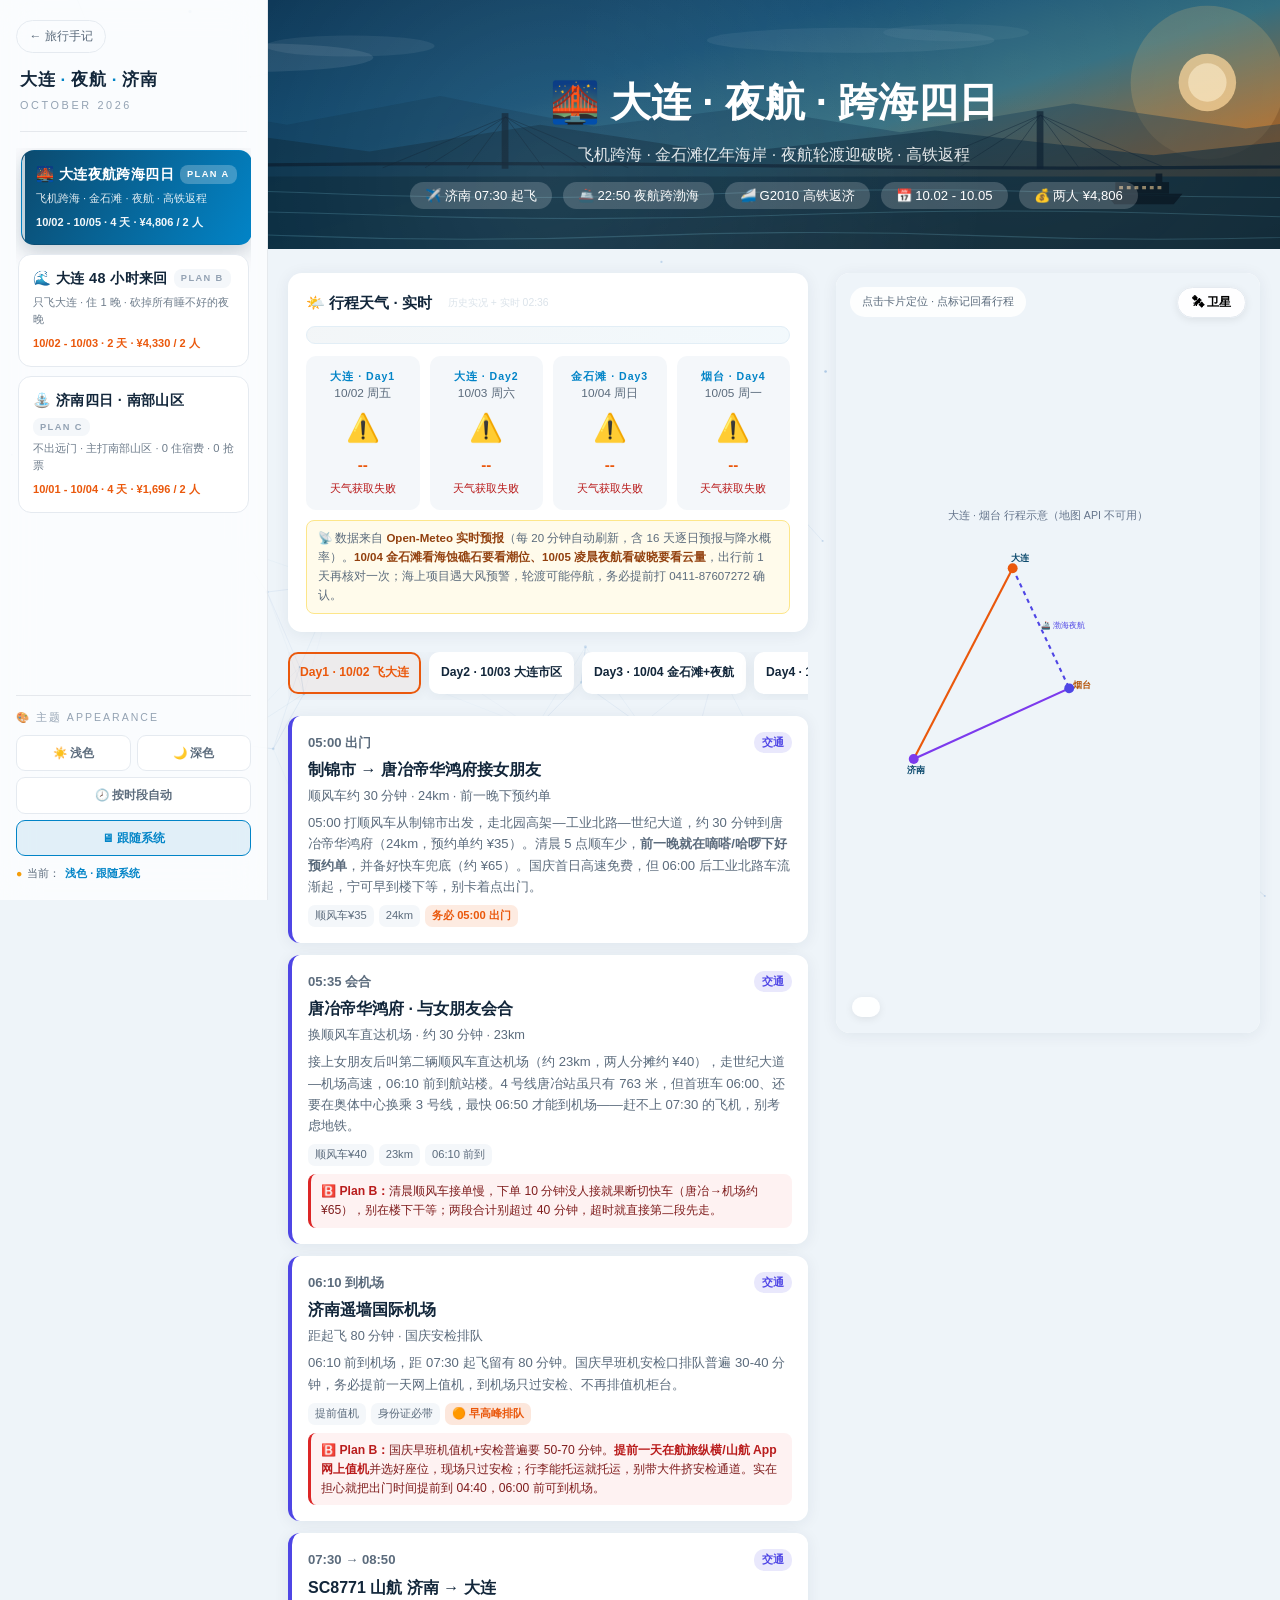
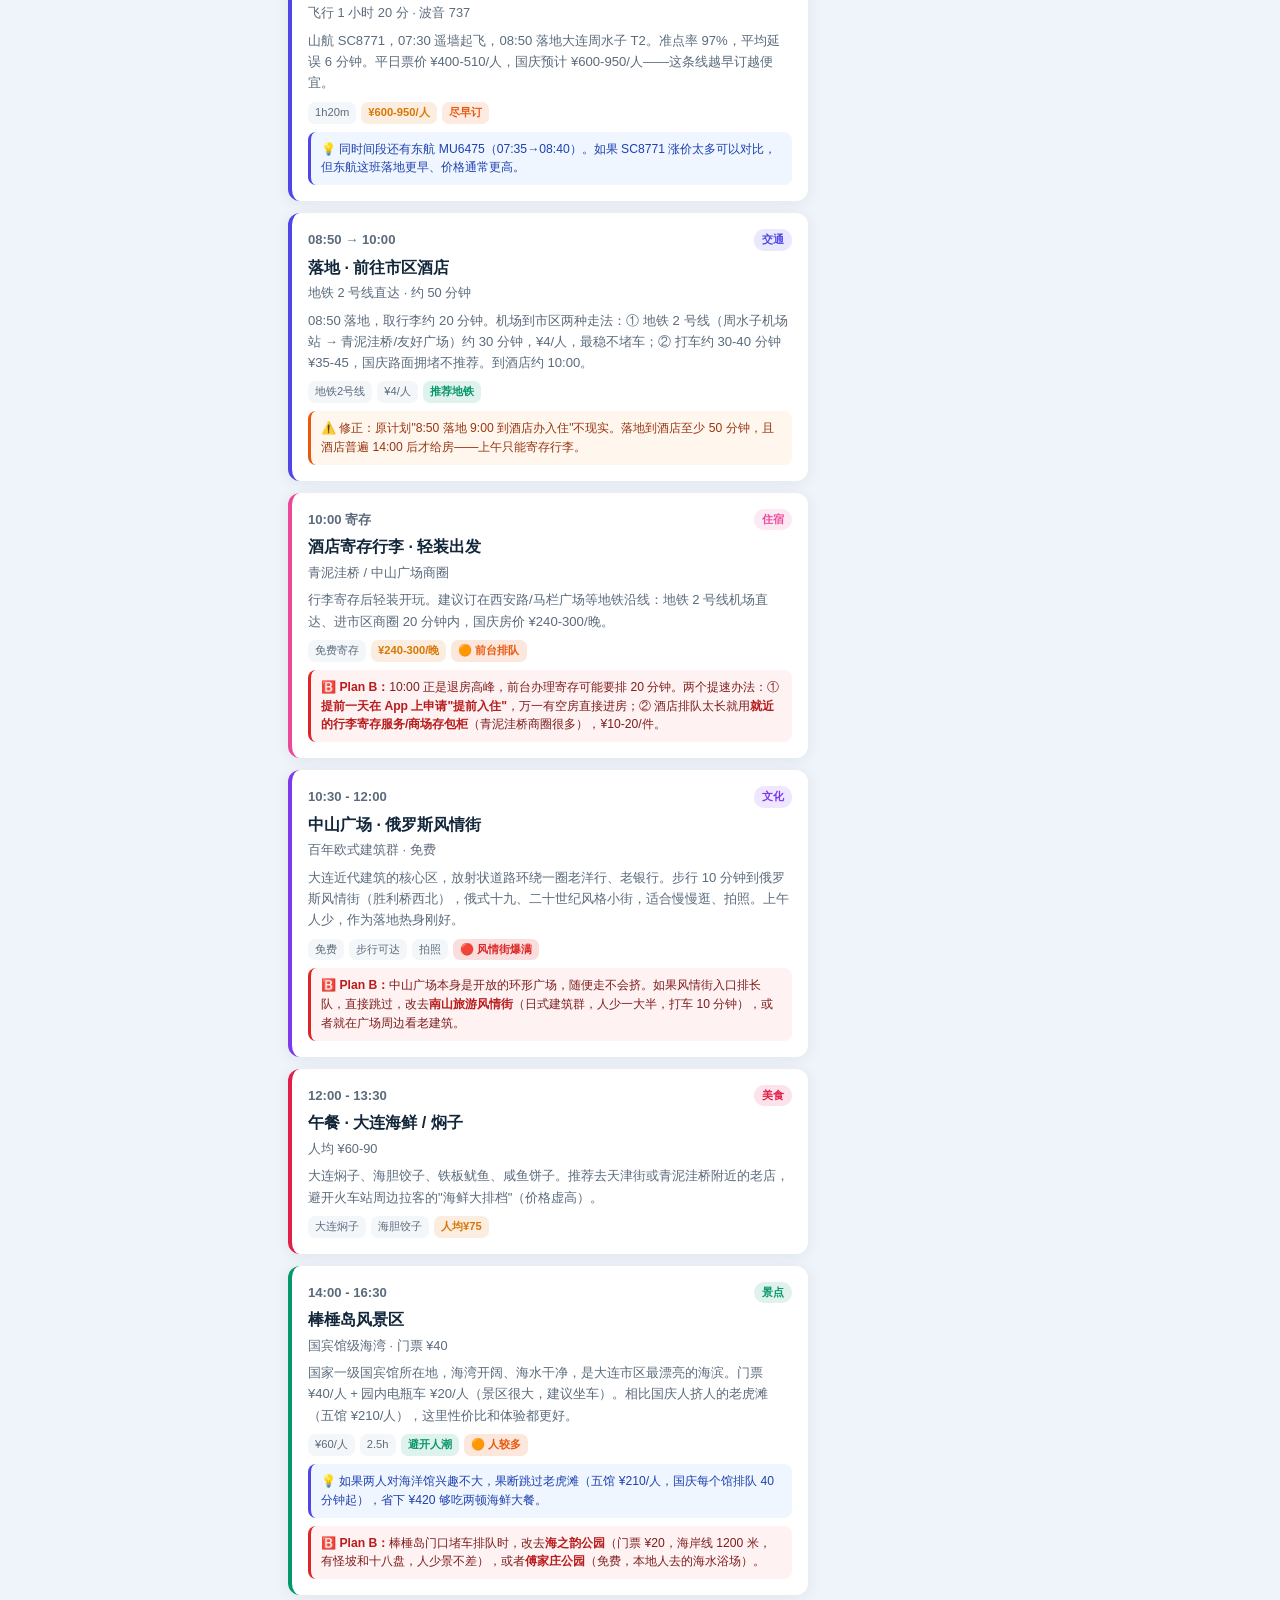
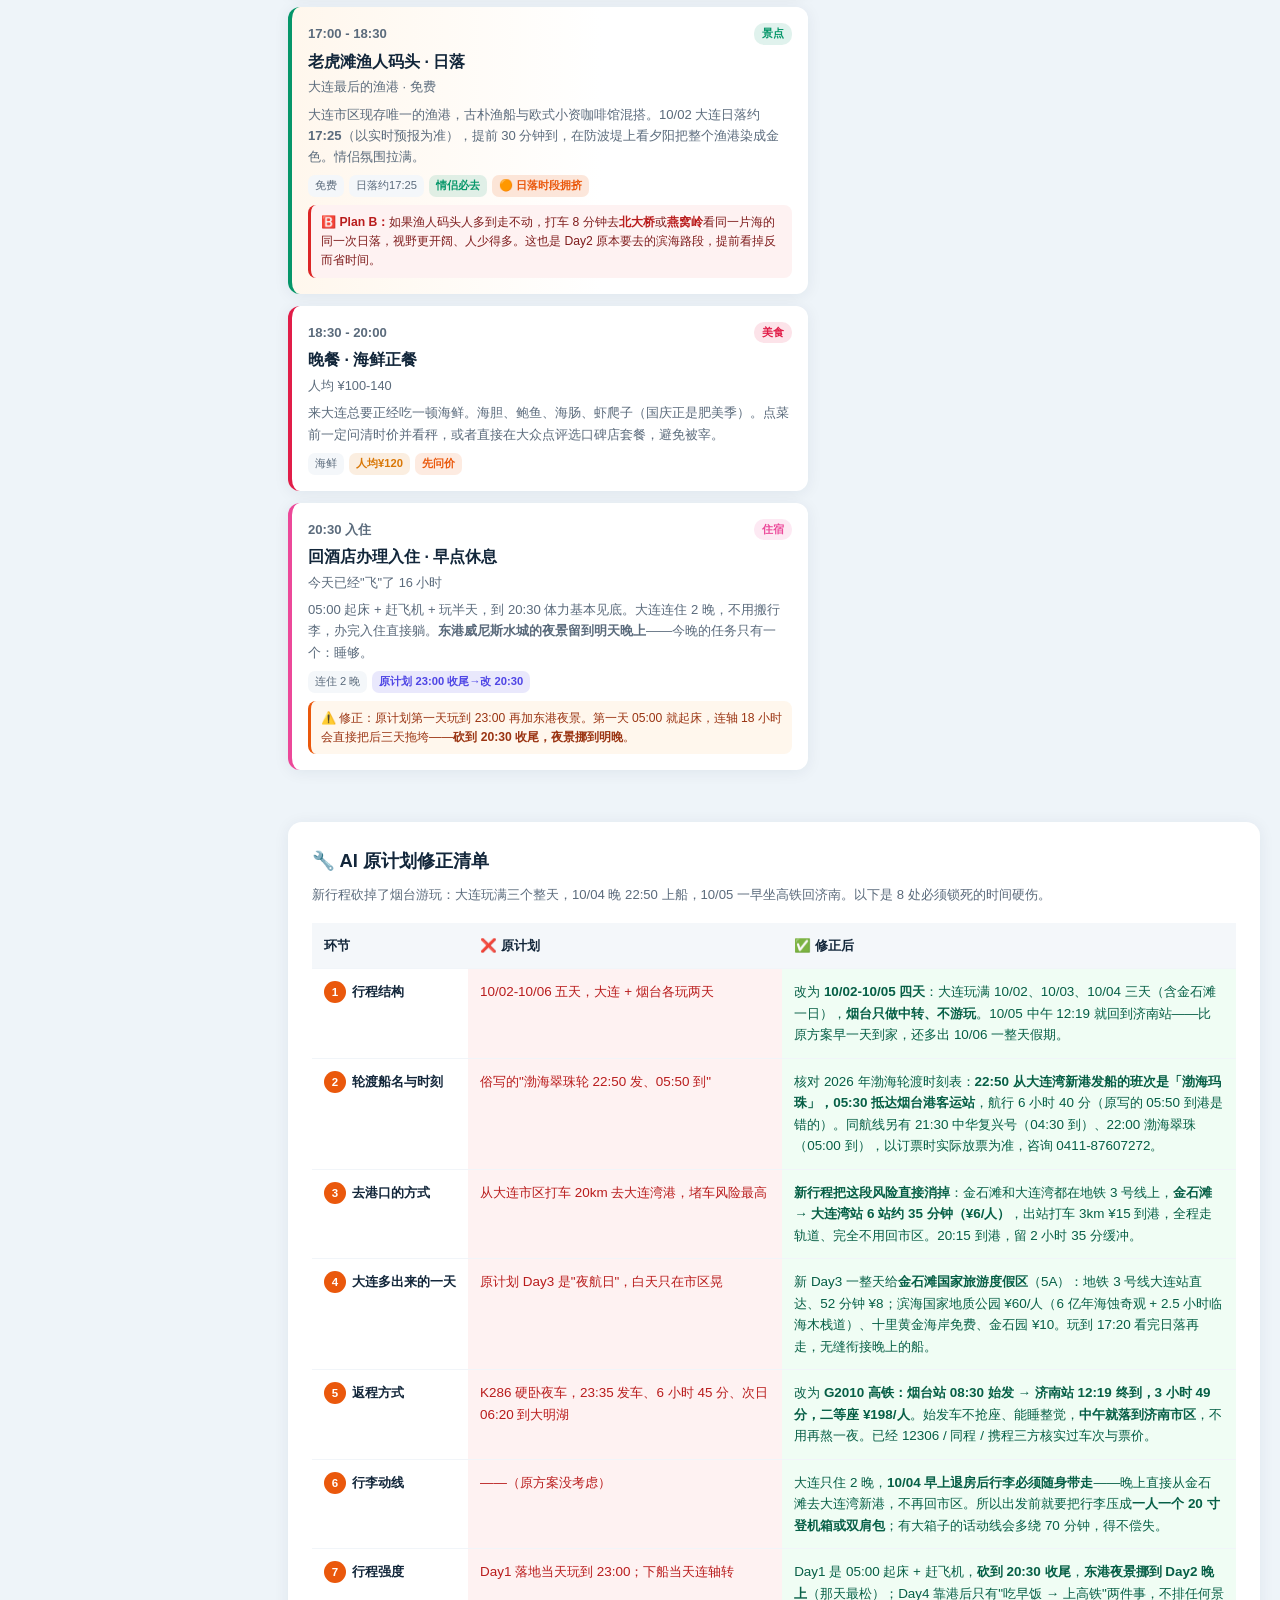
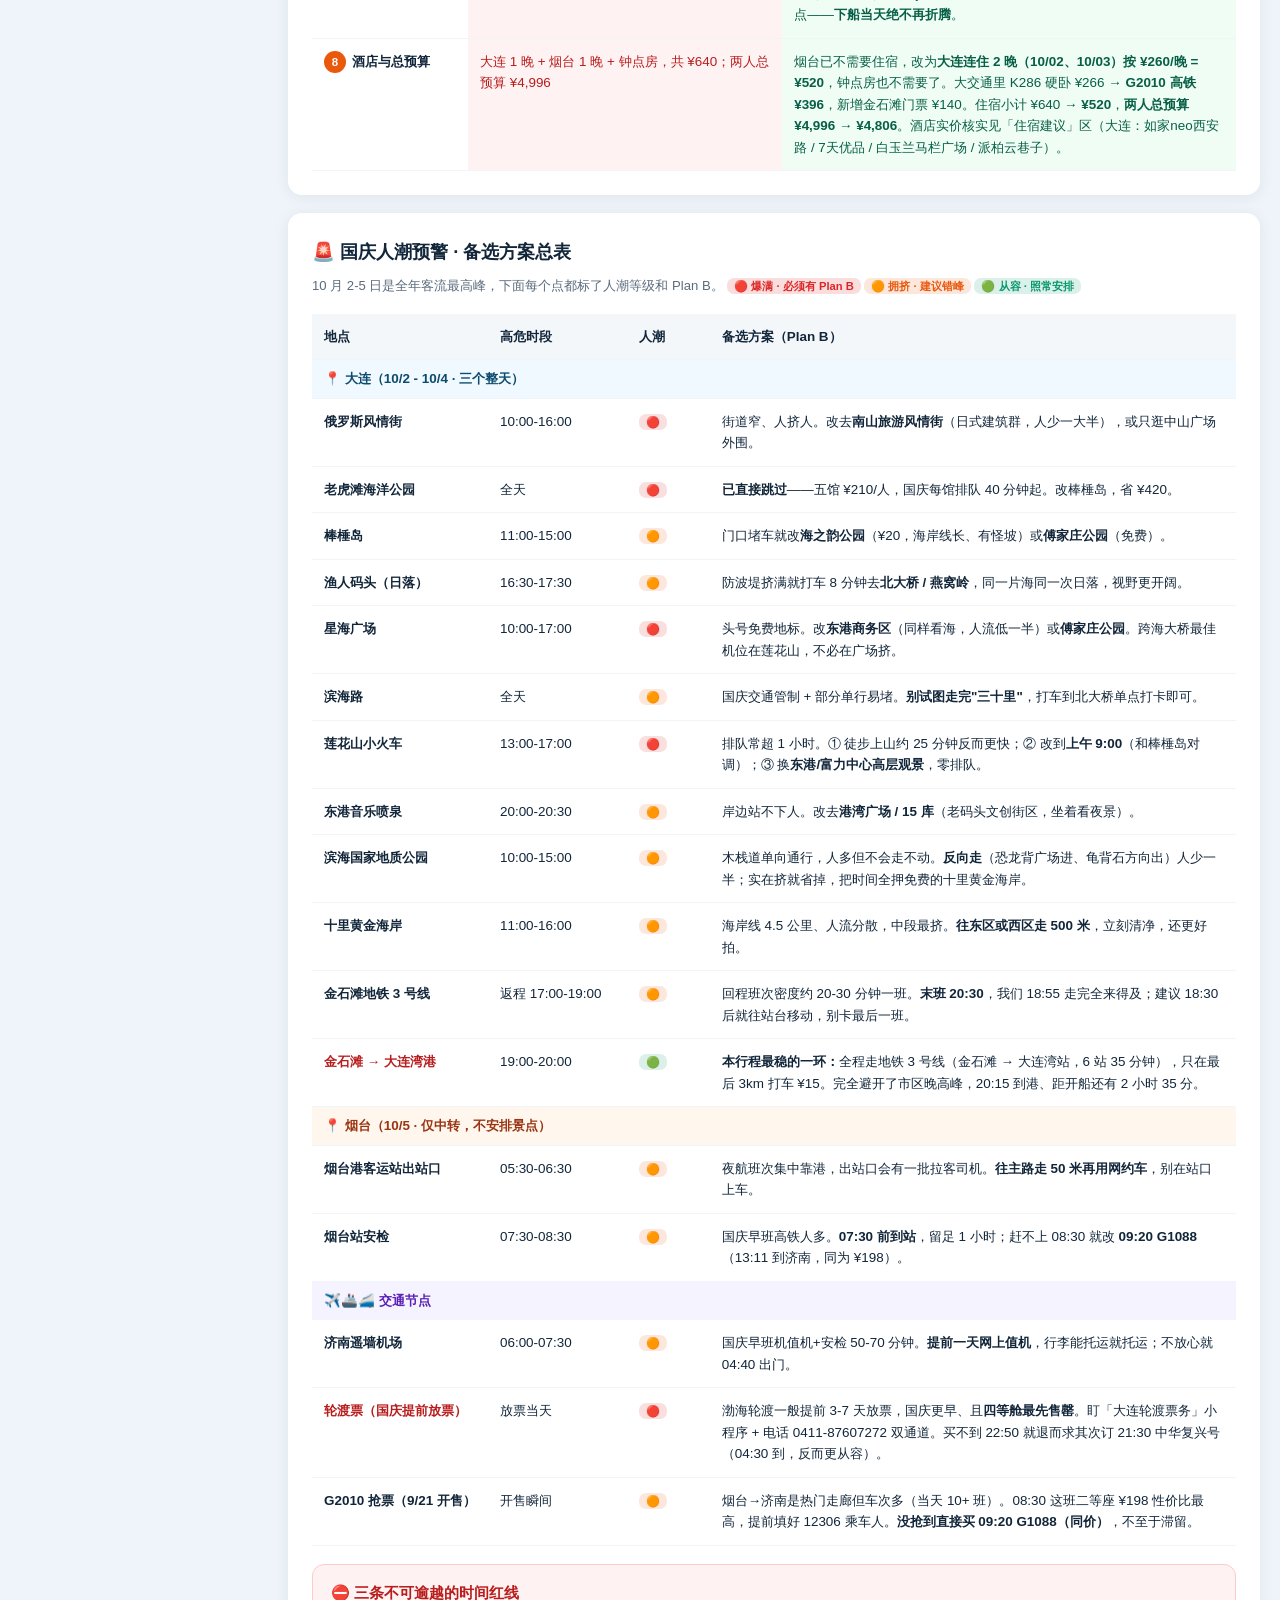
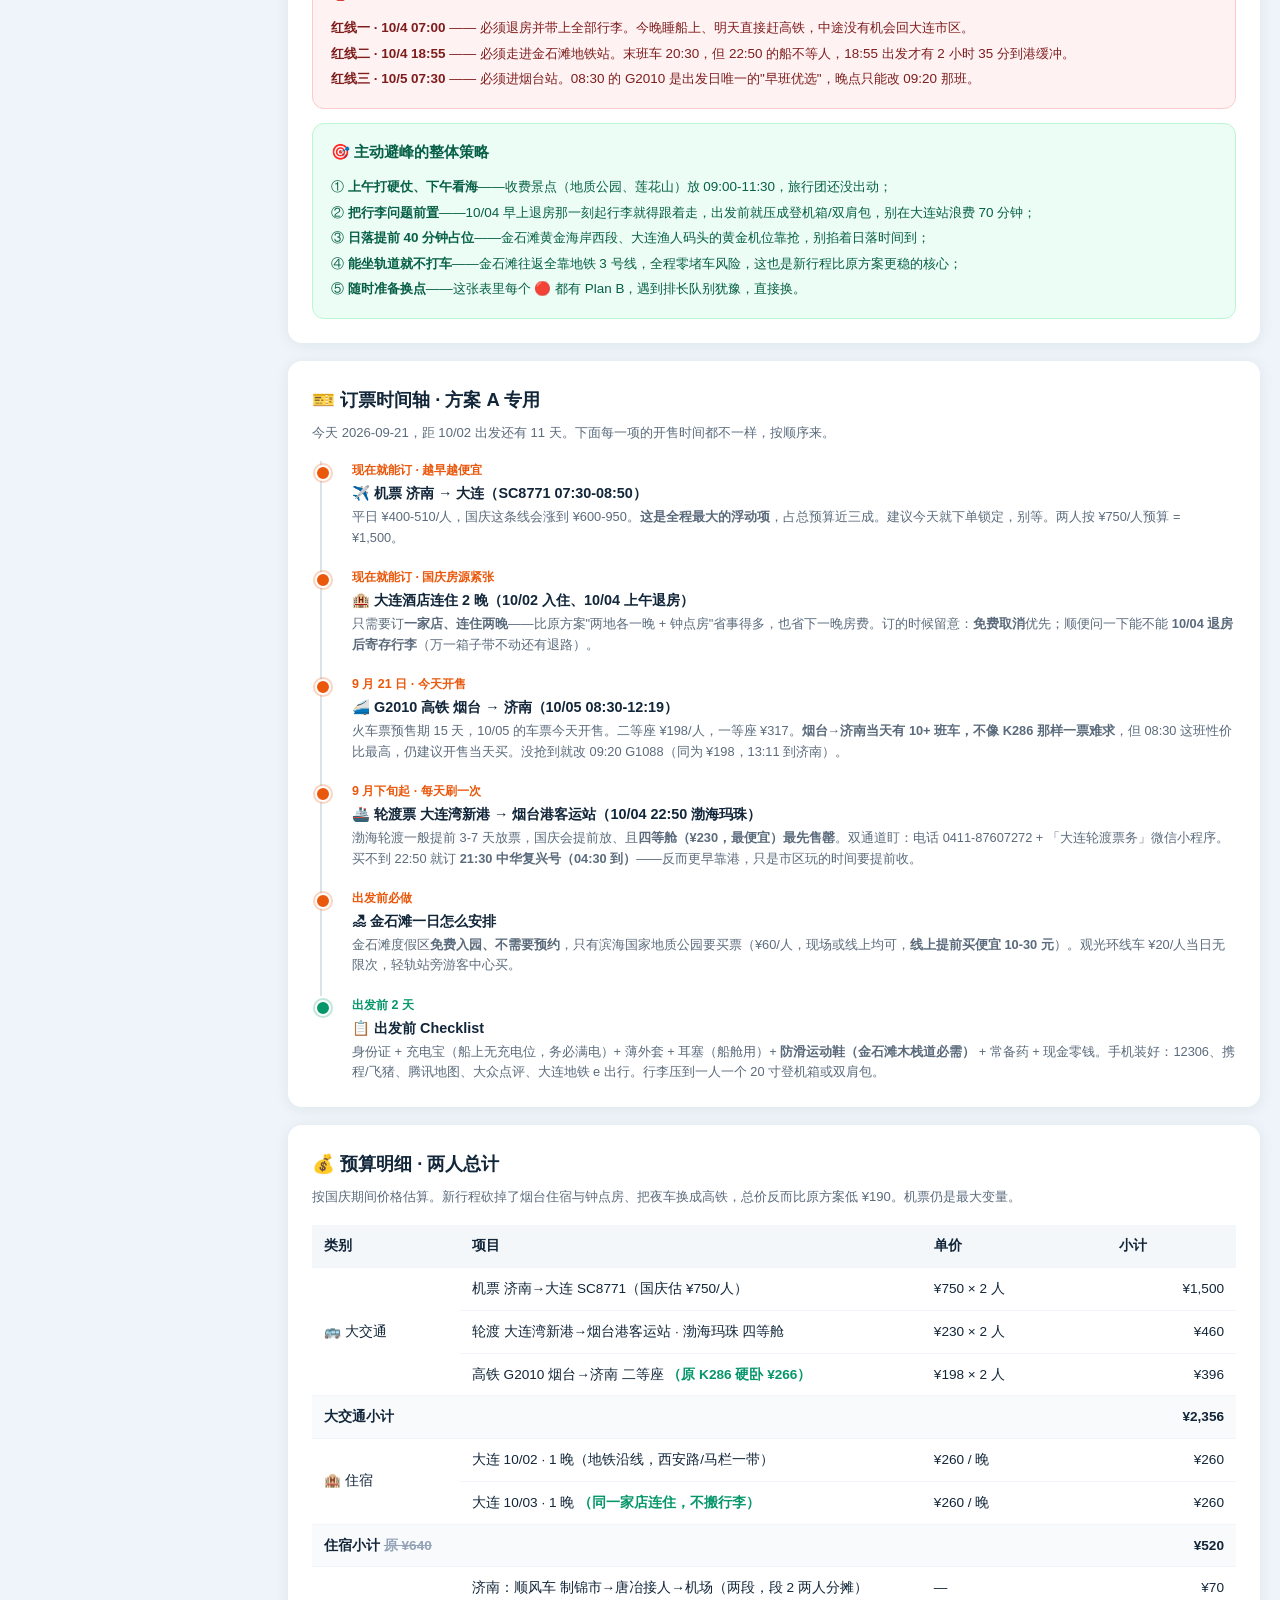
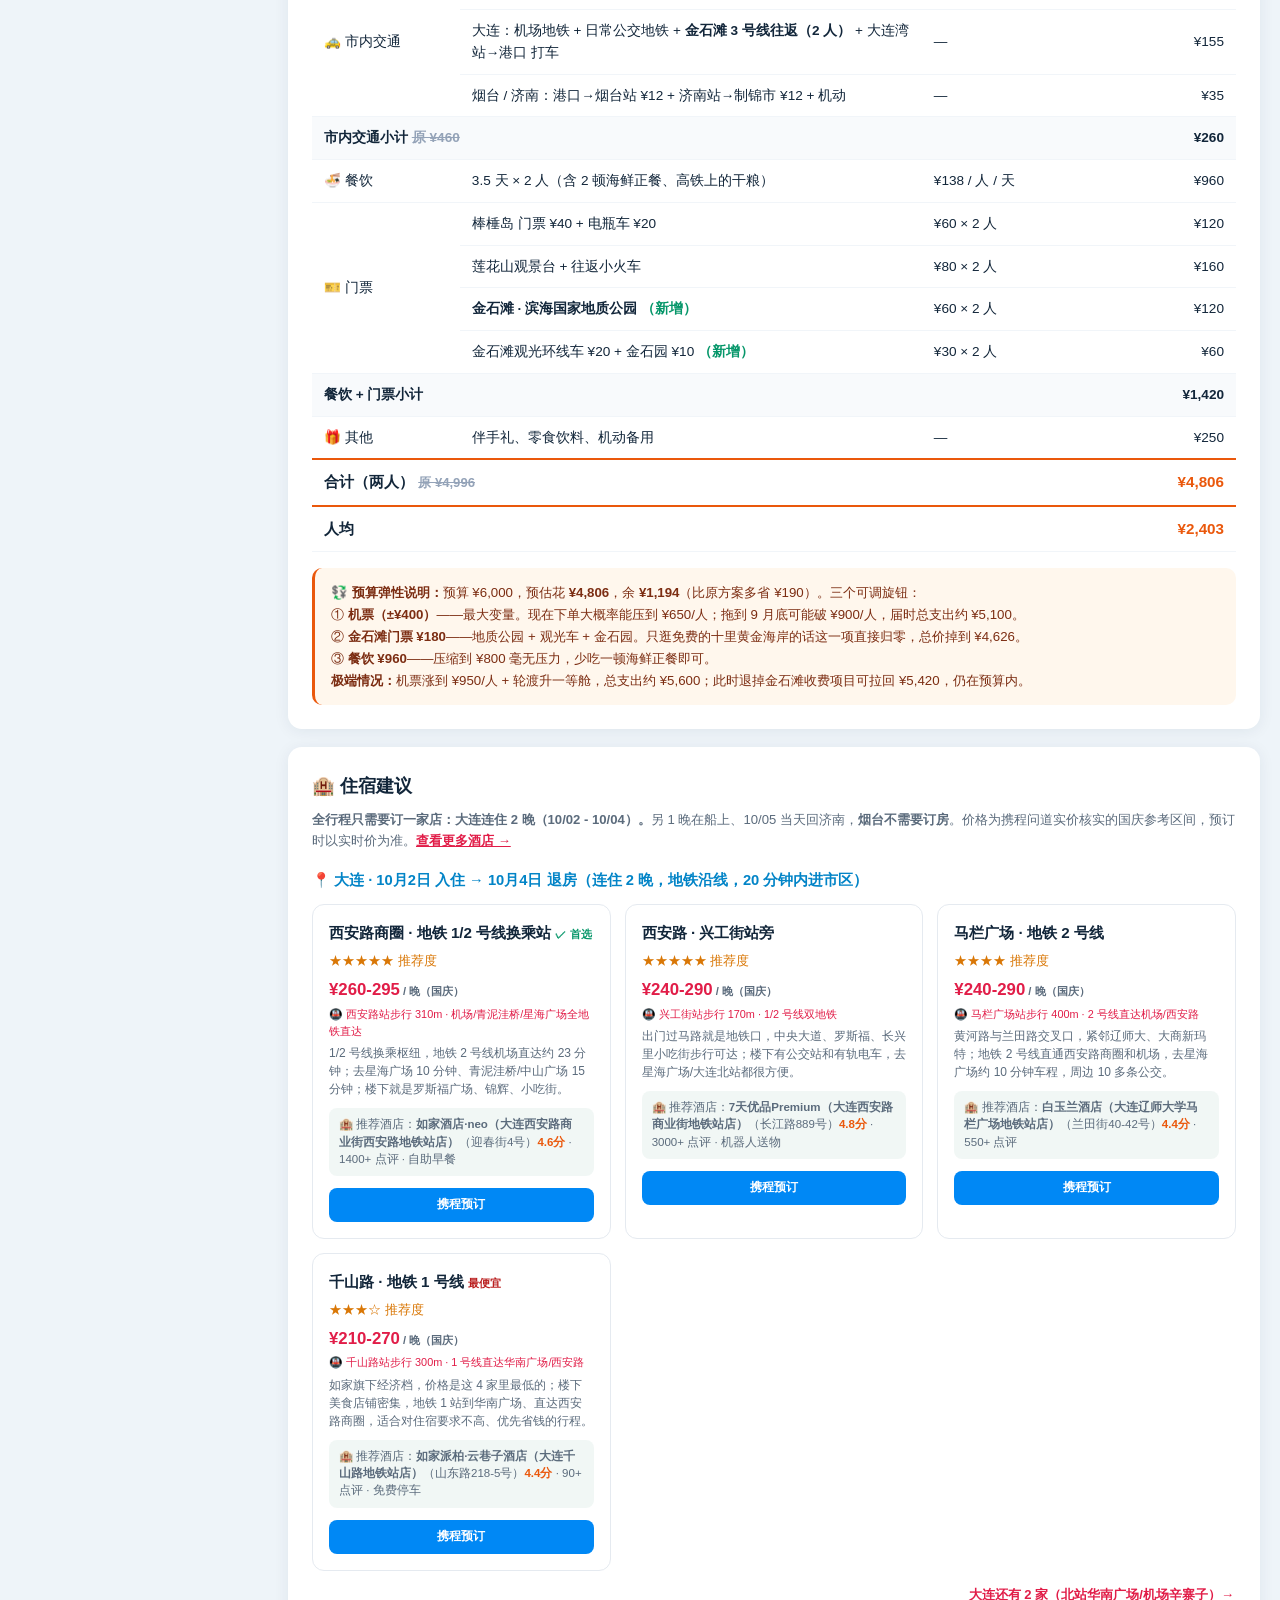
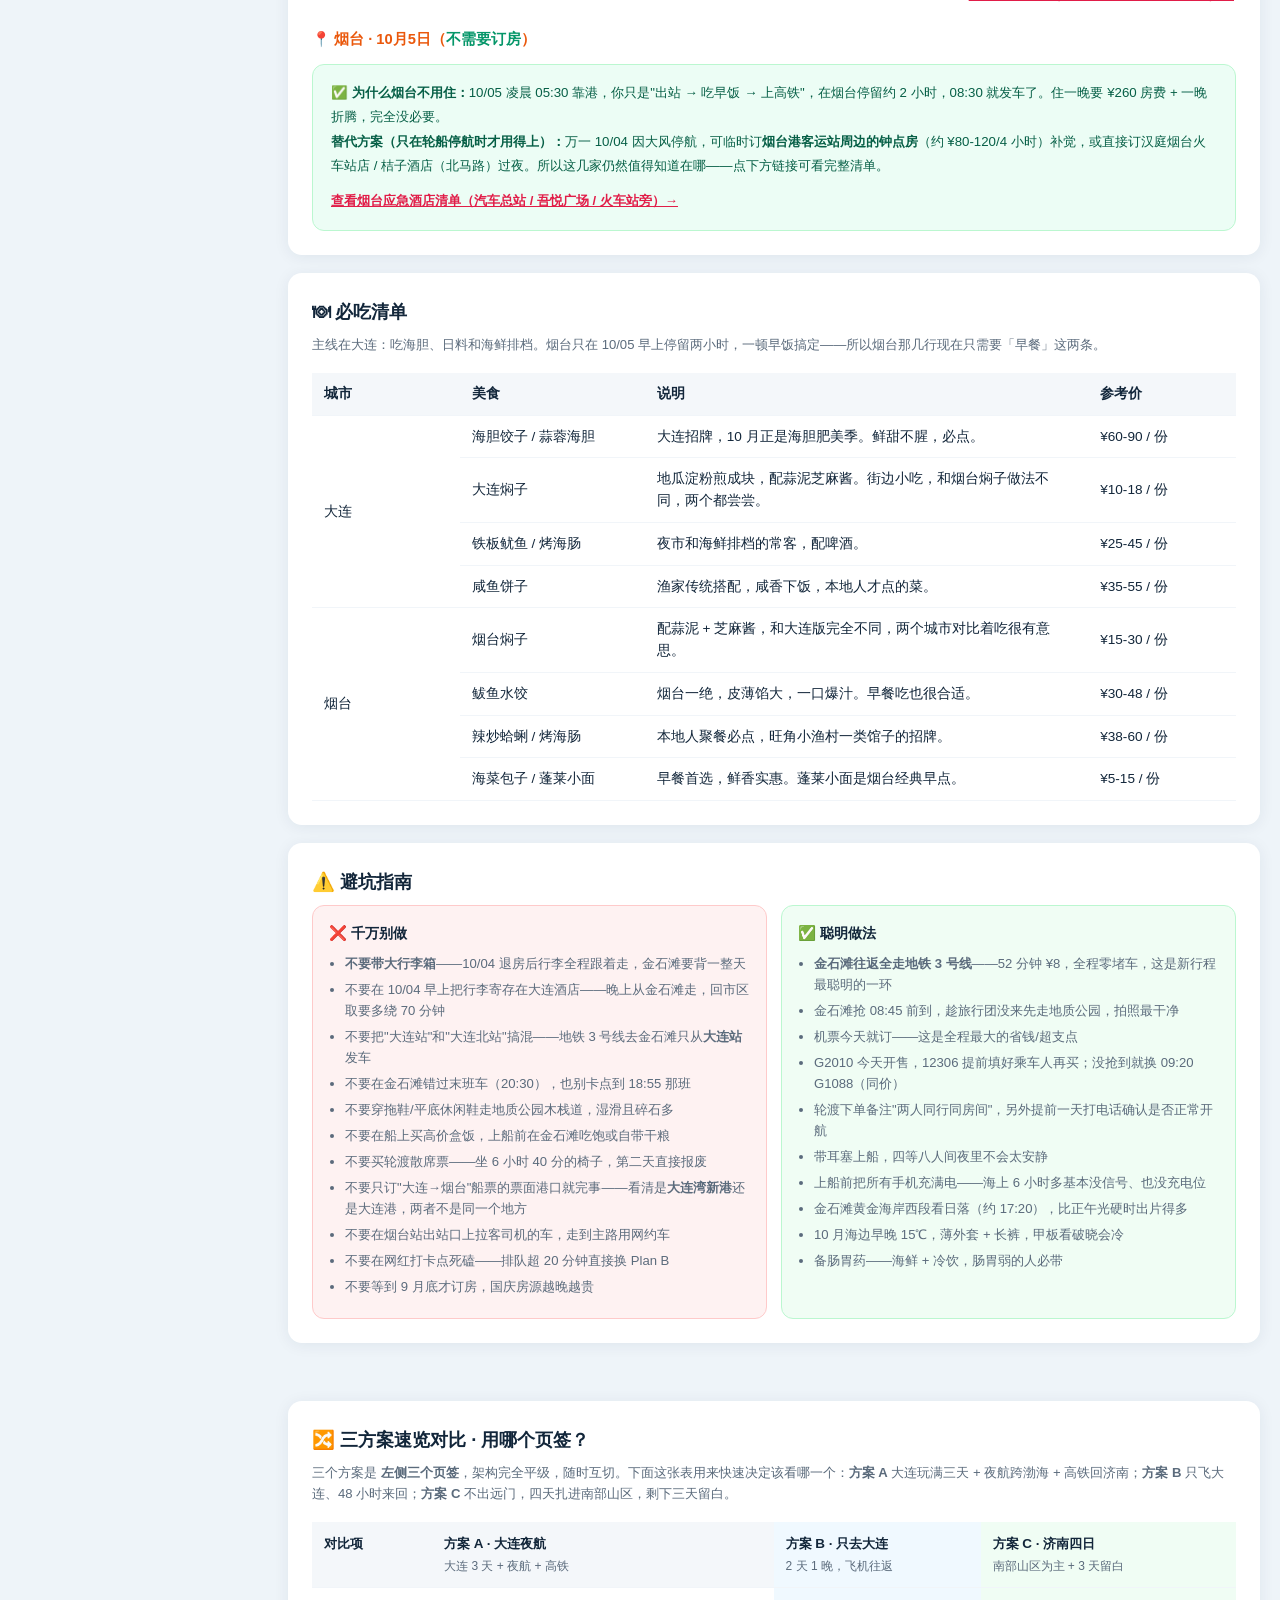
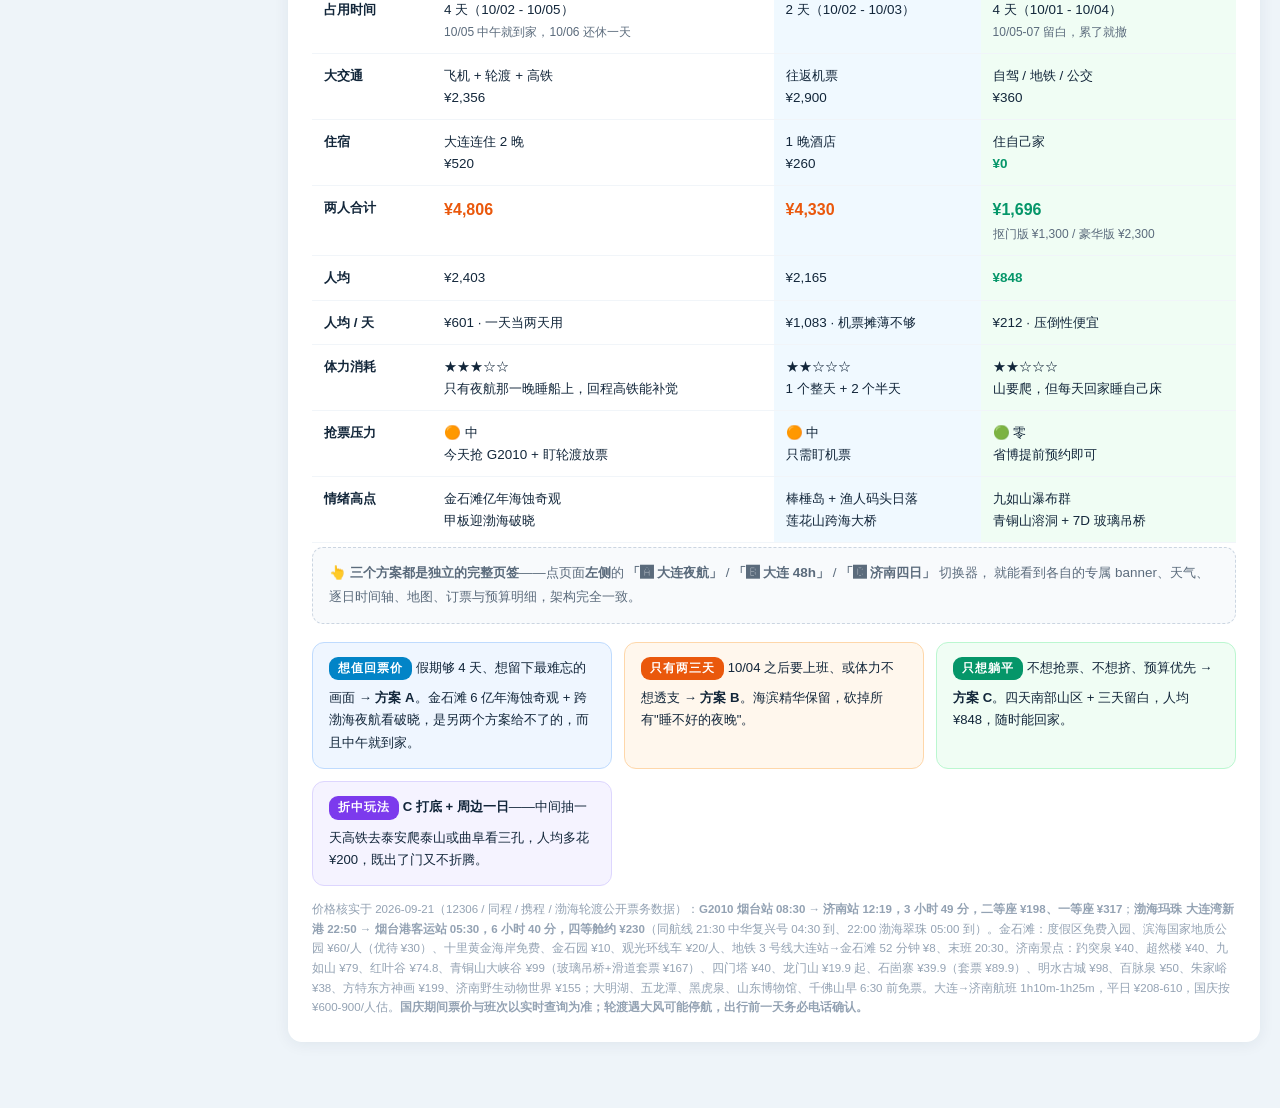
<file: dalian-yantai-20261001/index.html>
<!DOCTYPE html>
<html lang="zh-CN">
<head>
<script src="../assets/ui-init.js"></script>
<meta charset="UTF-8">
<meta name="viewport" content="width=device-width, initial-scale=1.0">
<meta name="description" content="大连·烟台跨海四日国庆情侣游攻略：济南飞大连、大连玩满三天（含金石滩一日）、22:50 渤海玛珠夜航跨渤海、次日 G2010 高铁返济南。含逐日时间轴、交互地图、预算表与订票时间节点。">
<meta property="og:title" content="大连 · 夜航跨海四日 | Tonia's Travel Journal">
<meta property="og:description" content="飞机 + 轮渡 + 高铁，大连玩满三天。金石滩亿年海蚀奇观，夜航跨渤海迎破晓，08:30 高铁 3h49m 回济南。">
<meta property="og:type" content="website">
<title>大连 · 夜航跨海四日 | Tonia's Travel Journal</title>
<link rel="icon" type="image/png" sizes="32x32" href="../assets/favicon-32.png">
<link rel="icon" type="image/png" sizes="16x16" href="../assets/favicon-16.png">
<link rel="apple-touch-icon" sizes="128x128" href="../assets/favicon-128.png">
<!-- 主题：首屏前置应用（必须在 CSS 之前执行，避免闪白/闪黑） -->

    <link rel="stylesheet" href="../assets/ui.css">
<style>body{animation:pageIn .5s ease-out}@keyframes pageIn{from{opacity:0}to{opacity:1}}</style>
<style>
.plan-view{display:none}
.plan-view.active{display:block;animation:planIn .5s cubic-bezier(.22,.86,.34,1)}
@keyframes planIn{from{opacity:0;transform:translateY(14px) scale(.995)}to{opacity:1;transform:none}}

/* Banner 变体 — 方案 B 海滨蓝 / 方案 C 泉城绿 */
.banner.pb{background:linear-gradient(158deg,#05243c 0%,#0d4a70 36%,#1c7f9e 68%,#c2762c 100%)}
.banner.pc{background:linear-gradient(158deg,#04331f 0%,#0d5c46 34%,#2f8f6b 68%,#d1a054 100%)}

/* Banner — 纯 CSS 渐变 + 内联 SVG 场景（无外部图片依赖） */
.banner{background:linear-gradient(163deg,#0a3555 0%,#0e4a70 32%,#2f6b7d 56%,#a35f22 80%,#b45309 100%);background-color:#0c4a6e;color:#fff;text-align:center;padding:70px 20px 40px;position:relative;overflow:hidden}
.banner::before{content:'';position:absolute;inset:0;background:radial-gradient(circle at 28% 72%,rgba(255,255,255,.10) 0%,transparent 58%),radial-gradient(circle at 74% 26%,rgba(255,255,255,.06) 0%,transparent 58%);z-index:2}
.banner-scene{position:absolute;inset:0;z-index:1;pointer-events:none}
.banner-scene svg{width:100%;height:100%;display:block}
@keyframes sailDrift{0%{transform:translateX(0)}50%{transform:translateX(70px)}100%{transform:translateX(0)}}
@keyframes cloudDrift{0%{transform:translateX(-30px)}50%{transform:translateX(40px)}100%{transform:translateX(-30px)}}
@keyframes sunGlow{0%,100%{opacity:.16}50%{opacity:.30}}
@keyframes waveShift{0%{transform:translateX(0)}50%{transform:translateX(-40px)}100%{transform:translateX(0)}}
.sail-boat{animation:sailDrift 26s ease-in-out infinite}
.drift-cloud{animation:cloudDrift 34s ease-in-out infinite}
.sun-halo{animation:sunGlow 6s ease-in-out infinite}
.wave-line{animation:waveShift 12s ease-in-out infinite}
.wave-line:nth-of-type(2){animation-duration:17s;animation-direction:reverse}
.banner h1{font-size:clamp(1.75rem,4vw,2.5rem);font-weight:800;position:relative;z-index:3}
.banner p{font-size:1rem;opacity:.88;margin-top:8px;position:relative;z-index:3}
.banner-meta{display:flex;justify-content:center;gap:9px 11px;margin-top:14px;flex-wrap:wrap;position:relative;z-index:3;padding:0 8px;max-width:100%;overflow-wrap:anywhere}
/* white-space:nowrap 很关键——否则中文可在任意处断行，flex 会把标签压扁并溢出被裁 */
/* flex:0 0 auto —— 不压缩，否则窄屏下会被压扁并溢出到 banner 外被裁掉 */
.banner-meta span{background:rgba(255,255,255,.18);padding:4px 15px;border-radius:20px;font-size:.82rem;line-height:1.5;white-space:nowrap;flex:0 0 auto}

/* 主布局 */
.main-layout{max-width:1280px;margin:0 auto;padding:24px 20px 40px;display:flex;gap:28px}
.left-panel{flex:0 0 520px;min-width:0}
.right-panel{flex:1;min-width:380px;position:sticky;top:118px;height:calc(100vh - 140px)}

/* 天气 */
.weather-widget{background:var(--card-bg);border-radius:14px;padding:18px;box-shadow:var(--shadow);margin-bottom:20px}
.weather-title{font-size:.95rem;font-weight:600;margin-bottom:12px;display:flex;align-items:center;gap:8px}
.weather-grid{display:grid;grid-template-columns:repeat(4,1fr);gap:10px}
.weather-day{text-align:center;padding:12px 6px;background:var(--gray-100);border-radius:10px}
.weather-city{font-size:.66rem;color:var(--ocean);font-weight:700;letter-spacing:1px}
.weather-icon{font-size:1.7rem;margin:3px 0}
.weather-temp{font-size:.95rem;font-weight:700;color:var(--orange)}
.weather-desc{font-size:.7rem;color:var(--text-light);margin-top:3px}
.weather-date{font-size:.74rem;color:var(--text-light);margin-bottom:2px}
.weather-update-time{font-size:.65rem;color:var(--gray-300);font-weight:400;margin-left:8px}
/* 实时天气条（Open-Meteo 实时数据） */
.weather-now{display:flex;flex-wrap:wrap;gap:6px 14px;margin:-2px 0 12px;padding:8px 11px;border-radius:9px;background:linear-gradient(118deg,#0c4a6e0d,#0284c70d);border:1px solid #e2eef6;font-size:.72rem;color:var(--text-light);line-height:1.5}
.weather-now span{white-space:nowrap}
.weather-now span[data-w-state="fail"]{color:#b91c1c}
.weather-day[data-w-state="fail"] .weather-desc{color:#b91c1c}
.weather-note{font-size:.72rem;color:var(--text-light);line-height:1.65;margin-top:10px;padding:8px 11px;background:#fffbeb;border:1px solid #fde68a;border-radius:8px}
.weather-note b{color:#92400e}
/* 方案 B 只有 2 天，天气格按两列排 */
.plan-view[data-plan="b"] .weather-grid{grid-template-columns:repeat(2,1fr)}

/* Day Tabs */
.day-tabs{display:flex;gap:8px;margin-bottom:16px;overflow-x:auto;padding-bottom:6px;scrollbar-width:thin}
.day-tab{flex:0 0 auto;min-width:106px;text-align:center;padding:9px 10px;border-radius:10px;background:#fff;cursor:pointer;font-weight:600;font-size:.76rem;box-shadow:var(--shadow);transition:all .2s;border:2px solid transparent;white-space:nowrap}
.day-tab.active{border-color:var(--orange);color:var(--orange);background:rgba(234,88,12,.05)}
.day-content{display:none}
.day-content.active{display:block}

/* 时间轴卡片 */
.timeline-card{background:var(--card-bg);border-radius:12px;padding:16px;box-shadow:var(--shadow);margin-bottom:12px;border-left:4px solid #e5e7eb;transition:all .2s;cursor:pointer}
.timeline-card:hover{transform:translateX(4px);box-shadow:0 4px 20px rgba(15,40,70,.12)}
.timeline-card[data-cat="景点"]{border-left-color:var(--green)}
.timeline-card[data-cat="美食"]{border-left-color:var(--coral)}
.timeline-card[data-cat="文化"]{border-left-color:var(--purple)}
.timeline-card[data-cat="交通"]{border-left-color:var(--night)}
.timeline-card[data-cat="住宿"]{border-left-color:#ec4899}
.timeline-card[data-cat="购物"]{border-left-color:var(--amber)}
.timeline-card.highlight{border-left-width:6px;background:#fff8f0}
.timeline-card.key-moment{background:linear-gradient(90deg,#fff7ed 0%,#fff 60%)}
.card-header{display:flex;justify-content:flex-start;align-items:flex-start;margin-bottom:4px;gap:8px}
.card-time{font-size:.82rem;color:var(--text-light);font-weight:600}
.card-cat{font-size:.68rem;padding:2px 8px;border-radius:10px;font-weight:600;margin-left:auto;flex-shrink:0}
.card-cat[data-cat="景点"]{background:rgba(5,150,105,.12);color:var(--green)}
.card-cat[data-cat="美食"]{background:rgba(225,29,72,.12);color:var(--coral)}
.card-cat[data-cat="文化"]{background:rgba(124,58,237,.12);color:var(--purple)}
.card-cat[data-cat="交通"]{background:rgba(79,70,229,.12);color:var(--night)}
.card-cat[data-cat="住宿"]{background:rgba(236,72,153,.12);color:#ec4899}
.card-cat[data-cat="购物"]{background:rgba(217,119,6,.12);color:var(--amber)}
.card-title{font-size:1rem;font-weight:600;margin-bottom:3px}
.card-subtitle{font-size:.8rem;color:var(--text-light);margin-bottom:6px}
.card-desc{font-size:.82rem;color:var(--text-light);line-height:1.62;margin-bottom:8px}
.card-tags{display:flex;gap:5px;flex-wrap:wrap}
.tag{font-size:.7rem;padding:2px 7px;border-radius:7px;background:var(--gray-100);color:var(--text-light)}
.tag.warn{background:rgba(234,88,12,.12);color:var(--orange);font-weight:600}
.tag.fix{background:rgba(79,70,229,.12);color:var(--night);font-weight:600}
.tag.good{background:rgba(5,150,105,.12);color:var(--green);font-weight:600}
.tag.money{background:rgba(217,119,6,.12);color:var(--amber);font-weight:600}
/* 人潮等级 */
.tag.crowd3{background:rgba(220,38,38,.15);color:#dc2626;font-weight:700;cursor:help}
.tag.crowd2{background:rgba(234,88,12,.14);color:#ea580c;font-weight:700;cursor:help}
.tag.crowd1{background:rgba(5,150,105,.14);color:var(--green);font-weight:700;cursor:help}
.card-note{margin-top:8px;padding:8px 10px;border-radius:8px;background:#eff6ff;border-left:3px solid var(--night);font-size:.76rem;color:#1e40af;line-height:1.55}
.card-note.warn{background:#fff7ed;border-left-color:var(--orange);color:#9a3412}
.card-note.good{background:#ecfdf5;border-left-color:var(--green);color:#065f46}
.card-note.planb{background:#fef2f2;border-left-color:#dc2626;color:#7f1d1d}
.card-note.planb b{color:#b91c1c}

/* 地图 */
.map-container{background:#fff;border-radius:14px;overflow:hidden;box-shadow:var(--shadow);height:100%;position:relative;min-height:420px}
#map-a,#map-b,#map-c{width:100%;height:100%}
.map-legend{position:absolute;bottom:16px;left:16px;background:rgba(255,255,255,.93);backdrop-filter:blur(8px);padding:10px 14px;border-radius:10px;font-size:.72rem;display:flex;gap:11px;flex-wrap:wrap;box-shadow:0 2px 8px rgba(0,0,0,.08);max-width:calc(100% - 32px)}
.legend-item{display:flex;align-items:center;gap:4px;white-space:nowrap}
.legend-dot{width:9px;height:9px;border-radius:50%}
.map-loading-overlay{position:absolute;inset:0;display:flex;align-items:center;justify-content:center;background:rgba(255,255,255,.9);z-index:5;flex-direction:column;gap:12px}
.map-loading-spinner{width:36px;height:36px;border:3px solid #e5e7eb;border-top-color:var(--orange);border-radius:50%;animation:spin .8s linear infinite}
@keyframes spin{to{transform:rotate(360deg)}}
.sat-toggle{position:absolute;top:14px;right:14px;z-index:6;background:rgba(255,255,255,.94);border:1px solid #e5eaf0;border-radius:20px;padding:6px 14px;font-size:.75rem;font-weight:600;cursor:pointer;box-shadow:0 2px 8px rgba(0,0,0,.08)}
.sat-toggle:hover{background:#fff}
.map-hint{position:absolute;top:14px;left:14px;z-index:6;background:rgba(255,255,255,.9);border-radius:20px;padding:6px 12px;font-size:.7rem;color:var(--text-light)}

/* 详情区域 */
.detail-section{max-width:1280px;margin:0 auto;padding:0 20px 40px}
/* overflow-x:auto —— 窄屏下宽表格在本卡片内横向滚动，不推挤整个页面 */
.section-card{background:var(--card-bg);border-radius:14px;padding:24px;box-shadow:var(--shadow);margin-bottom:18px;overflow-x:auto}
.section-title{font-size:1.15rem;font-weight:700;margin-bottom:8px;display:flex;align-items:center;gap:8px}
.section-sub{font-size:.82rem;color:var(--text-light);margin-bottom:18px}
.budget-table{width:100%;border-collapse:collapse;font-size:.85rem}
.budget-table th,.budget-table td{padding:10px 12px;text-align:left;border-bottom:1px solid #f1f5f9}
.budget-table th{background:var(--gray-100);font-weight:600}
.budget-table td.num{text-align:right;font-variant-numeric:tabular-nums;white-space:nowrap}
.budget-table tr.subtotal td{font-weight:700;background:#f8fafc}
.budget-table tr.total td{font-weight:800;border-top:2px solid var(--orange);font-size:.95rem}
.budget-table tr.total td:last-child{color:var(--orange)}
.old-text{color:#94a3b8;text-decoration:line-through}
.new-text{color:var(--green);font-weight:600}

/* 修正表 */
.fix-table{width:100%;border-collapse:collapse;font-size:.84rem}
.fix-table th,.fix-table td{padding:12px;border-bottom:1px solid #f1f5f9;vertical-align:top;text-align:left}
.fix-table th{background:var(--gray-100);font-weight:600;white-space:nowrap}
.fix-table td.issue{color:#b91c1c;background:#fef2f2}
.fix-table td.fixed{color:#065f46;background:#f0fdf4}
.fix-table td:first-child{font-weight:600;white-space:nowrap;color:var(--text)}
.fix-num{display:inline-block;width:22px;height:22px;line-height:22px;text-align:center;border-radius:50%;background:var(--orange);color:#fff;font-size:.72rem;font-weight:700;margin-right:6px}

/* 酒店 */
.hotel-grid{display:grid;grid-template-columns:repeat(auto-fit,minmax(258px,1fr));gap:14px}
.hotel-card{border:1px solid #e5eaf0;border-radius:12px;padding:16px;transition:all .2s}
.hotel-card:hover{border-color:var(--orange);box-shadow:0 4px 12px rgba(234,88,12,.1)}
.hotel-card h4{font-size:.95rem;font-weight:600}
.hotel-card .stars{color:var(--amber);margin:4px 0;font-size:.82rem}
.hotel-card .price{font-size:1.05rem;font-weight:700;color:var(--coral);margin-top:6px}
.hotel-card .addr{font-size:.75rem;color:var(--text-light);margin-top:4px;line-height:1.5}
.hotel-card .book-btns{display:flex;gap:8px;margin-top:12px}
.book-btn{flex:1;text-align:center;padding:7px 0;border-radius:8px;font-size:.78rem;font-weight:600;text-decoration:none;transition:all .2s;display:inline-block}
.book-btn.ctrip{background:#0088f5;color:#fff}
.book-btn.ctrip:hover{background:#0066cc;transform:translateY(-1px)}
.hotel-card .price-note{font-size:.68rem;color:var(--coral);margin-top:2px}
.hotel-pick{margin-top:10px;padding:8px 10px;background:rgba(63,145,121,.07);border-radius:8px;font-size:.72rem;color:var(--text-light);line-height:1.5}
.hotel-pick b{color:var(--teal-deep);font-weight:600}
.hotel-pick .hp-score{color:var(--orange);font-weight:600}

/* 提示 */
.tips-grid{display:grid;grid-template-columns:1fr 1fr;gap:14px}
.tips-box{border-radius:12px;padding:16px}
.tips-box.bad{background:#fef2f2;border:1px solid #fecaca}
.tips-box.good{background:#f0fdf4;border:1px solid #bbf7d0}
.tips-box h4{margin-bottom:8px;font-size:.9rem}
.tips-box ul{padding-left:16px;font-size:.82rem;color:var(--text-light)}
.tips-box li{margin-bottom:5px}

/* 订票节点时间轴 */
.ticket-timeline{list-style:none;padding:0;margin-top:8px}
.ticket-timeline li{position:relative;padding:0 0 20px 30px;border-left:2px solid var(--gray-300);margin-left:8px}
.ticket-timeline li:last-child{border-left-color:transparent;padding-bottom:0}
.ticket-timeline li::before{content:'';position:absolute;left:-7px;top:4px;width:12px;height:12px;border-radius:50%;background:var(--orange);border:2px solid #fff;box-shadow:0 0 0 2px rgba(234,88,12,.25)}
.ticket-timeline li.done::before{background:var(--green);box-shadow:0 0 0 2px rgba(5,150,105,.25)}
.ticket-timeline .tk-date{font-size:.78rem;font-weight:700;color:var(--orange)}
.ticket-timeline li.done .tk-date{color:var(--green)}
.ticket-timeline .tk-title{font-size:.9rem;font-weight:600;margin:1px 0 2px}
.ticket-timeline .tk-desc{font-size:.8rem;color:var(--text-light)}

/* 备选方案（方案 B / 方案 C） */
.plan-cmp{width:100%;border-collapse:collapse;font-size:.84rem;margin-bottom:4px}
.plan-cmp th,.plan-cmp td{padding:11px 12px;border-bottom:1px solid #f1f5f9;text-align:left;vertical-align:top}
.plan-cmp th{background:var(--gray-100);font-weight:600}
.plan-cmp th:first-child,.plan-cmp td:first-child{color:var(--text);font-weight:600;white-space:nowrap;width:13%}
.plan-cmp td.col-b,.plan-cmp th.col-b{background:#f0f9ff}
.plan-cmp td.col-c,.plan-cmp th.col-c{background:#f0fdf4}
.plan-cmp .big{font-size:1rem;font-weight:800;color:var(--orange);font-variant-numeric:tabular-nums}
.plan-cmp .big.g{color:var(--green)}
.plan-card{border:1px solid #e5eaf0;border-radius:14px;overflow:hidden;margin-top:20px}
.plan-card .plan-head{padding:15px 20px 16px;color:#fff}
.plan-card.pb .plan-head{background:linear-gradient(118deg,#0c4a6e 0%,#0284c7 100%)}
.plan-card.pc .plan-head{background:linear-gradient(118deg,#065f46 0%,#059669 100%)}
.plan-badge{display:inline-block;font-size:.66rem;letter-spacing:2.5px;font-weight:700;padding:3px 10px;border-radius:10px;background:rgba(255,255,255,.22);margin-bottom:7px}
.plan-head h3{font-size:1.08rem;font-weight:700;letter-spacing:.5px}
.plan-head p{font-size:.8rem;opacity:.92;margin-top:4px;line-height:1.55}
.plan-body{padding:18px 20px 20px}
.plan-day{margin-bottom:15px}
.plan-day:last-child{margin-bottom:0}
.plan-day-h{font-size:.86rem;font-weight:700;color:var(--ocean);margin-bottom:5px;display:flex;align-items:center;gap:7px;flex-wrap:wrap}
.plan-card.pc .plan-day-h{color:var(--green)}
.plan-day-h .ph-note{font-size:.7rem;font-weight:500;color:var(--text-light)}
.plan-tl{list-style:none;font-size:.83rem;color:var(--text-light);line-height:1.85}
.plan-tl li{padding-left:15px;position:relative}
.plan-tl li::before{content:'';position:absolute;left:2px;top:.78em;width:5px;height:5px;border-radius:50%;background:var(--gray-300)}
.plan-tl b{color:var(--text);font-weight:600}
.plan-tl .free{color:var(--green);font-weight:600}
.plan-tl .fee{color:var(--coral);font-weight:600}
.plan-split{display:grid;grid-template-columns:1.45fr 1fr;gap:16px;margin-top:16px;padding-top:16px;border-top:1px dashed #e2e8f0}
.plan-note-box{border-radius:11px;padding:13px 15px;font-size:.8rem;line-height:1.8}
.plan-note-box.pro{background:#f0fdf4;border:1px solid #bbf7d0;color:#065f46}
.plan-note-box.con{background:#fff7ed;border:1px solid #fed7aa;color:#9a3412}
.plan-note-box h4{font-size:.85rem;font-weight:800;margin-bottom:6px}
.plan-note-box ul{padding-left:16px}
.plan-note-box li{margin-bottom:4px}
.plan-money{background:var(--gray-100);border-radius:11px;padding:13px 15px;font-size:.82rem}
.plan-money .pm-row{display:flex;justify-content:space-between;gap:10px;padding:3px 0;color:var(--text-light)}
.plan-money .pm-row span:last-child{font-variant-numeric:tabular-nums;color:var(--text);font-weight:600}
.plan-money .pm-total{border-top:1px dashed #cbd5e1;margin-top:7px;padding-top:8px;font-weight:800;color:var(--orange);font-size:.95rem}
.plan-money .pm-total span:last-child{color:var(--orange);font-size:1rem}
.decide{display:grid;grid-template-columns:repeat(auto-fit,minmax(228px,1fr));gap:12px;margin-top:18px}
.decide-item{border-radius:12px;padding:14px 16px;font-size:.82rem;line-height:1.7;border:1px solid #e5eaf0;background:#fff}
.decide-item .d-k{font-size:.72rem;letter-spacing:1px;color:#fff;padding:2px 9px;border-radius:9px;display:inline-block;margin-bottom:7px;font-weight:700}
.decide-item.d1{border-color:#bfdbfe;background:#eff6ff}.decide-item.d1 .d-k{background:var(--ocean)}
.decide-item.d2{border-color:#fed7aa;background:#fff7ed}.decide-item.d2 .d-k{background:var(--orange)}
.decide-item.d3{border-color:#bbf7d0;background:#f0fdf4}.decide-item.d3 .d-k{background:var(--green)}
.decide-item.d4{border-color:#ddd6fe;background:#f5f3ff}.decide-item.d4 .d-k{background:var(--purple)}
.decide-item b{color:var(--text)}
.src-note{font-size:.72rem;color:var(--text-faint);margin-top:14px;line-height:1.7}

/* 三方案共享区块（速览对比） */
.shared-section{max-width:1280px;margin:0 auto;padding:0 20px 48px}

/* ══════════════ 深色主题覆盖 ══════════════ */
[data-theme="dark"] .day-tab{background:var(--surface);color:var(--text)}
[data-theme="dark"] .day-tab.active{background:rgba(251,140,60,.14)}
[data-theme="dark"] .timeline-card.highlight{background:#1c2734}
[data-theme="dark"] .timeline-card.key-moment{background:linear-gradient(90deg,#1e2937 0%,var(--card-bg) 62%)}
[data-theme="dark"] .tag{background:var(--surface-2)}
[data-theme="dark"] .card-note{background:#14273c;color:#93c5fd}
[data-theme="dark"] .card-note.warn{background:#2d2113;color:#fdba74}
[data-theme="dark"] .card-note.good{background:#0c2a20;color:#6ee7b7}
[data-theme="dark"] .card-note.planb{background:#2d1618;color:#fca5a5}
[data-theme="dark"] .card-note.planb b{color:#fecaca}
[data-theme="dark"] .weather-note{background:#2b2410;border-color:#4a3c15;color:#fcd34d}
[data-theme="dark"] .weather-note b{color:#fde68a}
[data-theme="dark"] .weather-now{background:linear-gradient(118deg,rgba(56,189,248,.09),rgba(56,189,248,.03));border-color:#22303f}
[data-theme="dark"] .weather-day[data-w-state="fail"] .weather-desc,
[data-theme="dark"] .weather-now span[data-w-state="fail"]{color:#fca5a5}
[data-theme="dark"] .weather-city{color:var(--accent)}
[data-theme="dark"] .weather-update-time{color:var(--text-faint)}
[data-theme="dark"] .map-container{background:var(--surface)}
[data-theme="dark"] .map-loading-overlay{background:rgba(20,31,44,.9)}
[data-theme="dark"] .map-loading-spinner{border-color:#2a3949;border-top-color:var(--orange)}
[data-theme="dark"] .map-legend{background:rgba(20,31,44,.92);color:var(--text-light)}
[data-theme="dark"] .sat-toggle{background:rgba(20,31,44,.94);border-color:var(--border);color:var(--text)}
[data-theme="dark"] .map-hint{background:rgba(20,31,44,.88);color:var(--text-light)}
[data-theme="dark"] .budget-table th{background:var(--surface-2)}
[data-theme="dark"] .budget-table th,[data-theme="dark"] .budget-table td{border-bottom-color:var(--border-soft)}
[data-theme="dark"] .budget-table tr.subtotal td{background:var(--surface-2)}
[data-theme="dark"] .old-text{color:#64748b}
[data-theme="dark"] .fix-table th{background:var(--surface-2)}
[data-theme="dark"] .fix-table th,[data-theme="dark"] .fix-table td{border-bottom-color:var(--border-soft)}
[data-theme="dark"] .fix-table td.issue{background:#2d1618;color:#fca5a5}
[data-theme="dark"] .fix-table td.fixed{background:#0c2a20;color:#6ee7b7}
[data-theme="dark"] .hotel-card{border-color:var(--border)}
[data-theme="dark"] .hotel-card:hover{border-color:var(--orange)}
[data-theme="dark"] .hotel-pick{background:rgba(52,211,153,.08)}
[data-theme="dark"] .hotel-pick b{color:var(--green)}
[data-theme="dark"] .tips-box.bad{background:#2d1618;border-color:#4c2028}
[data-theme="dark"] .tips-box.good{background:#0c2a20;border-color:#1b4636}
[data-theme="dark"] .ticket-timeline li{border-left-color:var(--border)}
[data-theme="dark"] .ticket-timeline li::before{border-color:var(--card-bg)}
[data-theme="dark"] .plan-cmp th{background:var(--surface-2)}
[data-theme="dark"] .plan-cmp th,[data-theme="dark"] .plan-cmp td{border-bottom-color:var(--border-soft)}
[data-theme="dark"] .plan-cmp td.col-b,[data-theme="dark"] .plan-cmp th.col-b{background:rgba(56,189,248,.07)}
[data-theme="dark"] .plan-cmp td.col-c,[data-theme="dark"] .plan-cmp th.col-c{background:rgba(52,211,153,.07)}
[data-theme="dark"] .plan-card{border-color:var(--border)}
[data-theme="dark"] .plan-split{border-top-color:var(--border)}
[data-theme="dark"] .plan-note-box.pro{background:#0c2a20;border-color:#1b4636;color:#6ee7b7}
[data-theme="dark"] .plan-note-box.con{background:#2d2113;border-color:#4a3418;color:#fdba74}
[data-theme="dark"] .plan-money .pm-total{border-top-color:var(--border)}
[data-theme="dark"] .decide-item{border-color:var(--border);background:var(--surface)}
[data-theme="dark"] .decide-item.d1{background:#132437;border-color:#1e3a55}
[data-theme="dark"] .decide-item.d2{background:#2a1d11;border-color:#4a3418}
[data-theme="dark"] .decide-item.d3{background:#0c2a20;border-color:#1b4636}
[data-theme="dark"] .decide-item.d4{background:#1e1a2e;border-color:#332c4d}
/* 内联浅色底（修正说明框 / 留白说明）统一暗化 */
[data-theme="dark"] .inline-panel{filter:none}
[data-theme="dark"] .box-blue{background:#14273c!important;border-color:#1e3a55!important;color:#bfdbfe!important}
[data-theme="dark"] .box-green{background:#0c2a20!important;border-color:#1b4636!important;color:#a7f3d0!important}
[data-theme="dark"] .box-amber{background:#2d2113!important;border-color:#4a3418!important;color:#fed7aa!important}
[data-theme="dark"] .box-violet{background:#1e1a2e!important;border-color:#332c4d!important;color:#ddd6fe!important}
[data-theme="dark"] .box-red{background:#2d1618!important;border-color:#4c2028!important;color:#fecaca!important}

/* ══════════════ 响应式 ══════════════ */
/* 左侧栏占 268px，内容区可用宽度比视口窄一栏 → 分栏断点从 900px 前移到 1240px */
@media(max-width:1240px){
    .main-layout{flex-direction:column}
    .left-panel{flex:auto}
    .right-panel{position:static;height:450px;min-width:auto}
}
@media(max-width:900px){
    .plan-cmp{font-size:.78rem}
    .plan-cmp th,.plan-cmp td{padding:9px 8px}
    .plan-cmp th:first-child,.plan-cmp td:first-child{white-space:normal}
    .plan-split{grid-template-columns:1fr}
    .tips-grid{grid-template-columns:1fr}
    .weather-grid{grid-template-columns:repeat(2,1fr)}
    .fix-table{font-size:.78rem}
    .fix-table td:first-child{white-space:normal}
    .banner{padding:56px 18px 34px}
}
@media(max-width:600px){
    .detail-section,.shared-section{padding-left:16px;padding-right:16px}
    .main-layout{padding:18px 16px 32px}
}
</style>
</head>
<body>

<!-- 增强版粒子背景（Canvas，支持鼠标交互） -->
<canvas id="fx" aria-hidden="true"></canvas>

<!-- 首屏加载遮罩（内容由 assets/ui.js 统一注入） -->
<div id="loader" role="status" aria-live="polite"></div>

<div class="app">
<aside class="rail">
    <a href="../" class="rail-back">← 旅行手记</a>
    <div class="rail-brand">
        <h2>大连 <em>·</em> 夜航 <em>·</em> 济南</h2>
        <p>October 2026</p>
    </div>
    <div class="rail-sep"></div>

    <nav class="rail-tabs">
        <div class="ps-tab active" data-plan="a" role="button" tabindex="0">
            <div class="ps-name">🌉 大连夜航跨海四日<span class="ps-badge">PLAN A</span></div>
            <div class="ps-desc">飞机跨海 · 金石滩 · 夜航 · 高铁返程</div>
            <div class="ps-meta">10/02 - 10/05 · 4 天 · ¥4,806 / 2 人</div>
        </div>
        <div class="ps-tab" data-plan="b" role="button" tabindex="0">
            <div class="ps-name">🌊 大连 48 小时来回<span class="ps-badge">PLAN B</span></div>
            <div class="ps-desc">只飞大连 · 住 1 晚 · 砍掉所有睡不好的夜晚</div>
            <div class="ps-meta">10/02 - 10/03 · 2 天 · ¥4,330 / 2 人</div>
        </div>
        <div class="ps-tab" data-plan="c" role="button" tabindex="0">
            <div class="ps-name">⛲ 济南四日 · 南部山区<span class="ps-badge">PLAN C</span></div>
            <div class="ps-desc">不出远门 · 主打南部山区 · 0 住宿费 · 0 抢票</div>
            <div class="ps-meta">10/01 - 10/04 · 4 天 · ¥1,696 / 2 人</div>
        </div>
    </nav>

    <div class="rail-theme" id="rail-theme">
        <div class="rt-label">🎨 主题 Appearance</div>
        <div class="rt-modes">
            <div class="rt-btn" data-mode="light" role="button" tabindex="0">☀️ 浅色</div>
            <div class="rt-btn" data-mode="dark" role="button" tabindex="0">🌙 深色</div>
            <div class="rt-btn wide" data-mode="schedule" role="button" tabindex="0">🕗 按时段自动</div>
            <div class="rt-btn wide" data-mode="system" role="button" tabindex="0">🖥 跟随系统</div>
        </div>
        <div class="rt-schedule" id="rt-schedule">
            <div class="rt-times">
                <input type="time" id="rt-dark-start" value="19:00" aria-label="深色开始时间">
                <span>→</span>
                <input type="time" id="rt-dark-end" value="07:00" aria-label="深色结束时间">
            </div>
            <div class="rt-note">深色时段内自动切深色，其余时间浅色。跨零点（如 19:00 → 07:00）会自动识别。</div>
        </div>
        <div class="rt-now"><span id="rt-now-dot">●</span> 当前：<b id="rt-now-text">跟随系统</b></div>
    </div>
</aside>

<div class="rt-fab" id="rt-fab" role="button" tabindex="0" aria-label="切换主题">🎨</div>

<div class="plan-views">
<div class="plan-view active" data-plan="a">

<div class="banner">
    <div class="banner-scene" aria-hidden="true">
        <svg viewBox="0 0 1600 260" preserveAspectRatio="xMidYMid slice" xmlns="http://www.w3.org/2000/svg">
            <!-- 朝阳 -->
            <circle class="sun-halo" cx="1252" cy="86" r="80" fill="#ffc46b" opacity=".18"/>
            <circle cx="1252" cy="86" r="30" fill="#ffd79a" opacity=".72"/>
            <circle cx="1252" cy="86" r="20" fill="#fff0d0" opacity=".55"/>
            <!-- 云 -->
            <g class="drift-cloud">
                <ellipse cx="250" cy="60" rx="132" ry="15" fill="#ffffff" opacity=".085"/>
                <ellipse cx="358" cy="48" rx="88" ry="11" fill="#ffffff" opacity=".065"/>
                <ellipse cx="150" cy="52" rx="60" ry="9" fill="#ffffff" opacity=".05"/>
            </g>
            <g class="drift-cloud" style="animation-duration:46s;animation-delay:-8s">
                <ellipse cx="880" cy="42" rx="150" ry="13" fill="#ffffff" opacity=".06"/>
                <ellipse cx="990" cy="34" rx="76" ry="9" fill="#ffffff" opacity=".045"/>
            </g>
            <!-- 远山两层 -->
            <path d="M0 132 L150 106 L292 130 L452 100 L612 132 L772 112 L932 138 L1112 108 L1292 134 L1458 112 L1600 130 L1600 260 L0 260 Z" fill="#08324f" opacity=".42"/>
            <path d="M0 156 L200 134 L378 158 L556 130 L752 160 L968 136 L1196 162 L1418 138 L1600 156 L1600 260 L0 260 Z" fill="#06263c" opacity=".58"/>
            <!-- 跨海大桥：斜拉索 -->
            <g stroke="#03182a" stroke-width="1" opacity=".45" fill="none">
                <path d="M520 122 L392 175 M520 122 L436 175 M520 122 L480 176 M520 122 L560 176 M520 122 L604 175 M520 122 L648 175"/>
                <path d="M1078 120 L950 174 M1078 120 L994 174 M1078 120 L1038 175 M1078 120 L1118 175 M1078 120 L1162 174 M1078 120 L1206 174"/>
            </g>
            <!-- 跨海大桥：桥塔 + 桥面 -->
            <g fill="#03182a" opacity=".72">
                <rect x="516" y="118" width="7" height="58"/>
                <rect x="1074" y="116" width="7" height="60"/>
            </g>
            <path d="M-20 177 Q 400 167 800 173 T 1620 169" stroke="#03182a" stroke-width="3.4" fill="none" opacity=".8"/>
            <!-- 海面 -->
            <path d="M0 184 L1600 184 L1600 260 L0 260 Z" fill="#04243a" opacity=".72"/>
            <g fill="none" stroke="#7fd4e8" stroke-width="1.1" opacity=".2">
                <path class="wave-line" d="M-60 202 Q 140 194 340 202 T 740 202 T 1140 202 T 1540 202 T 1940 202"/>
                <path class="wave-line" d="M-60 224 Q 160 216 380 224 T 820 224 T 1260 224 T 1700 224 T 2140 224"/>
                <path class="wave-line" d="M-60 246 Q 120 239 300 246 T 660 246 T 1020 246 T 1380 246 T 1740 246"/>
            </g>
            <!-- 夜航轮渡 -->
            <g class="sail-boat">
                <g fill="#02121f" opacity=".88">
                    <path d="M1146 202 L1226 202 L1217 213 L1155 213 Z"/>
                    <rect x="1156" y="190" width="56" height="12"/>
                    <rect x="1198" y="181" width="7" height="10"/>
                </g>
                <g fill="#ffd79a" opacity=".55">
                    <rect x="1160" y="194" width="4" height="3.4"/><rect x="1168" y="194" width="4" height="3.4"/>
                    <rect x="1176" y="194" width="4" height="3.4"/><rect x="1184" y="194" width="4" height="3.4"/>
                    <rect x="1192" y="194" width="4" height="3.4"/><rect x="1200" y="194" width="4" height="3.4"/>
                </g>
            </g>
        </svg>
    </div>
    <h1>🌉 大连 · 夜航 · 跨海四日</h1>
    <p>飞机跨海 · 金石滩亿年海岸 · 夜航轮渡迎破晓 · 高铁返程</p>
    <div class="banner-meta">
        <span>✈️ 济南 07:30 起飞</span>
        <span>🚢 22:50 夜航跨渤海</span>
        <span>🚄 G2010 高铁返济</span>
        <span>📅 10.02 - 10.05</span>
        <span>💰 两人 ¥4,806</span>
    </div>
</div>

<div class="main-layout">
    <div class="left-panel">
        <!-- 天气（Open-Meteo 实时预报） -->
        <div class="weather-widget">
            <div class="weather-title">🌤️ 行程天气 · 实时<span data-wtime="a" class="weather-update-time"></span></div>
            <div class="weather-now" data-weather-now>
                <span data-now-city data-city="大连" data-lat="38.9140" data-lng="121.6147"></span>
                <span data-now-city data-city="烟台" data-lat="37.5485" data-lng="121.3825"></span>
            </div>
            <div class="weather-grid">
                <div class="weather-day" data-date="2026-10-02" data-lat="38.9140" data-lng="121.6147" data-city="大连">
                    <div class="weather-city">大连 · Day1</div>
                    <div class="weather-date">10/02 周五</div>
                    <div class="weather-icon">—</div>
                    <div class="weather-temp">—</div>
                    <div class="weather-desc">加载中…</div>
                </div>
                <div class="weather-day" data-date="2026-10-03" data-lat="38.9140" data-lng="121.6147" data-city="大连">
                    <div class="weather-city">大连 · Day2</div>
                    <div class="weather-date">10/03 周六</div>
                    <div class="weather-icon">—</div>
                    <div class="weather-temp">—</div>
                    <div class="weather-desc">加载中…</div>
                </div>
                <div class="weather-day" data-date="2026-10-04" data-lat="39.0367" data-lng="121.9600" data-city="金石滩" data-sun="1">
                    <div class="weather-city">金石滩 · Day3</div>
                    <div class="weather-date">10/04 周日</div>
                    <div class="weather-icon">—</div>
                    <div class="weather-temp">—</div>
                    <div class="weather-desc">加载中…</div>
                </div>
                <div class="weather-day" data-date="2026-10-05" data-lat="37.5485" data-lng="121.3825" data-city="烟台" data-sun="1">
                    <div class="weather-city">烟台 · Day4</div>
                    <div class="weather-date">10/05 周一</div>
                    <div class="weather-icon">—</div>
                    <div class="weather-temp">—</div>
                    <div class="weather-desc">加载中…</div>
                </div>
            </div>
            <div class="weather-note">📡 数据来自 <b>Open-Meteo 实时预报</b>（每 20 分钟自动刷新，含 16 天逐日预报与降水概率）。<b>10/04 金石滩看海蚀礁石要看潮位、10/05 凌晨夜航看破晓要看云量</b>，出行前 1 天再核对一次；海上项目遇大风预警，轮渡可能停航，务必提前打 0411-87607272 确认。</div>
        </div>

        <!-- Day Tabs -->
        <div class="day-tabs">
            <div class="day-tab active" onclick="switchDay(1,'a')">Day1 · 10/02 飞大连</div>
            <div class="day-tab" onclick="switchDay(2,'a')">Day2 · 10/03 大连市区</div>
            <div class="day-tab" onclick="switchDay(3,'a')">Day3 · 10/04 金石滩+夜航</div>
            <div class="day-tab" onclick="switchDay(4,'a')">Day4 · 10/05 高铁回济南</div>
        </div>

        <!-- ============ Day 1 ============ -->
        <div class="day-content active" id="a-day1">
            <div class="timeline-card" data-cat="交通" data-lat="36.6699" data-lng="117.0127">
                <div class="card-header"><div class="card-time">05:00 出门</div><div class="card-cat" data-cat="交通">交通</div></div>
                <div class="card-title">制锦市 → 唐冶帝华鸿府接女朋友</div>
                <div class="card-subtitle">顺风车约 30 分钟 · 24km · 前一晚下预约单</div>
                <div class="card-desc">05:00 打顺风车从制锦市出发，走北园高架—工业北路—世纪大道，约 30 分钟到唐冶帝华鸿府（24km，预约单约 ¥35）。清晨 5 点顺车少，<b>前一晚就在嘀嗒/哈啰下好预约单</b>，并备好快车兜底（约 ¥65）。国庆首日高速免费，但 06:00 后工业北路车流渐起，宁可早到楼下等，别卡着点出门。</div>
                <div class="card-tags"><span class="tag">顺风车¥35</span><span class="tag">24km</span><span class="tag warn">务必 05:00 出门</span></div>
            </div>

            <div class="timeline-card" data-cat="交通" data-lat="36.6861" data-lng="117.2394">
                <div class="card-header"><div class="card-time">05:35 会合</div><div class="card-cat" data-cat="交通">交通</div></div>
                <div class="card-title">唐冶帝华鸿府 · 与女朋友会合</div>
                <div class="card-subtitle">换顺风车直达机场 · 约 30 分钟 · 23km</div>
                <div class="card-desc">接上女朋友后叫第二辆顺风车直达机场（约 23km，两人分摊约 ¥40），走世纪大道—机场高速，06:10 前到航站楼。4 号线唐冶站虽只有 763 米，但首班车 06:00、还要在奥体中心换乘 3 号线，最快 06:50 才能到机场——赶不上 07:30 的飞机，别考虑地铁。</div>
                <div class="card-tags"><span class="tag">顺风车¥40</span><span class="tag">23km</span><span class="tag">06:10 前到</span></div>
                <div class="card-note planb">🅱️ <b>Plan B：</b>清晨顺风车接单慢，下单 10 分钟没人接就果断切快车（唐冶→机场约 ¥65），别在楼下干等；两段合计别超过 40 分钟，超时就直接第二段先走。</div>
            </div>

            <div class="timeline-card" data-cat="交通" data-lat="36.8534" data-lng="117.2170">
                <div class="card-header"><div class="card-time">06:10 到机场</div><div class="card-cat" data-cat="交通">交通</div></div>
                <div class="card-title">济南遥墙国际机场</div>
                <div class="card-subtitle">距起飞 80 分钟 · 国庆安检排队</div>
                <div class="card-desc">06:10 前到机场，距 07:30 起飞留有 80 分钟。国庆早班机安检口排队普遍 30-40 分钟，务必提前一天网上值机，到机场只过安检、不再排值机柜台。</div>
                <div class="card-tags"><span class="tag">提前值机</span><span class="tag">身份证必带</span><span class="tag crowd2" title="国庆 06:00-08:00 是出港早高峰">🟠 早高峰排队</span></div>
                <div class="card-note planb">🅱️ <b>Plan B：</b>国庆早班机值机+安检普遍要 50-70 分钟。<b>提前一天在航旅纵横/山航 App 网上值机</b>并选好座位，现场只过安检；行李能托运就托运，别带大件挤安检通道。实在担心就把出门时间提前到 04:40，06:00 前可到机场。</div>
            </div>

            <div class="timeline-card" data-cat="交通" data-lat="38.9657" data-lng="121.5386">
                <div class="card-header"><div class="card-time">07:30 → 08:50</div><div class="card-cat" data-cat="交通">交通</div></div>
                <div class="card-title">SC8771 山航 济南 → 大连</div>
                <div class="card-subtitle">飞行 1 小时 20 分 · 波音 737</div>
                <div class="card-desc">山航 SC8771，07:30 遥墙起飞，08:50 落地大连周水子 T2。准点率 97%，平均延误 6 分钟。平日票价 ¥400-510/人，国庆预计 ¥600-950/人——这条线越早订越便宜。</div>
                <div class="card-tags"><span class="tag">1h20m</span><span class="tag money">¥600-950/人</span><span class="tag warn">尽早订</span></div>
                <div class="card-note">💡 同时间段还有东航 MU6475（07:35→08:40）。如果 SC8771 涨价太多可以对比，但东航这班落地更早、价格通常更高。</div>
            </div>

            <div class="timeline-card" data-cat="交通" data-lat="38.9657" data-lng="121.5386">
                <div class="card-header"><div class="card-time">08:50 → 10:00</div><div class="card-cat" data-cat="交通">交通</div></div>
                <div class="card-title">落地 · 前往市区酒店</div>
                <div class="card-subtitle">地铁 2 号线直达 · 约 50 分钟</div>
                <div class="card-desc">08:50 落地，取行李约 20 分钟。机场到市区两种走法：① 地铁 2 号线（周水子机场站 → 青泥洼桥/友好广场）约 30 分钟，¥4/人，最稳不堵车；② 打车约 30-40 分钟 ¥35-45，国庆路面拥堵不推荐。到酒店约 10:00。</div>
                <div class="card-tags"><span class="tag">地铁2号线</span><span class="tag">¥4/人</span><span class="tag good">推荐地铁</span></div>
                <div class="card-note warn">⚠️ 修正：原计划"8:50 落地 9:00 到酒店办入住"不现实。落地到酒店至少 50 分钟，且酒店普遍 14:00 后才给房——上午只能寄存行李。</div>
            </div>

            <div class="timeline-card" data-cat="住宿" data-lat="38.918" data-lng="121.623">
                <div class="card-header"><div class="card-time">10:00 寄存</div><div class="card-cat" data-cat="住宿">住宿</div></div>
                <div class="card-title">酒店寄存行李 · 轻装出发</div>
                <div class="card-subtitle">青泥洼桥 / 中山广场商圈</div>
                <div class="card-desc">行李寄存后轻装开玩。建议订在西安路/马栏广场等地铁沿线：地铁 2 号线机场直达、进市区商圈 20 分钟内，国庆房价 ¥240-300/晚。</div>
                <div class="card-tags"><span class="tag">免费寄存</span><span class="tag money">¥240-300/晚</span><span class="tag crowd2" title="国庆中午前后前台寄存排队">🟠 前台排队</span></div>
                <div class="card-note planb">🅱️ <b>Plan B：</b>10:00 正是退房高峰，前台办理寄存可能要排 20 分钟。两个提速办法：① <b>提前一天在 App 上申请"提前入住"</b>，万一有空房直接进房；② 酒店排队太长就用<b>就近的行李寄存服务/商场存包柜</b>（青泥洼桥商圈很多），¥10-20/件。</div>
            </div>

            <div class="timeline-card" data-cat="文化" data-lat="38.9180" data-lng="121.6230">
                <div class="card-header"><div class="card-time">10:30 - 12:00</div><div class="card-cat" data-cat="文化">文化</div></div>
                <div class="card-title">中山广场 · 俄罗斯风情街</div>
                <div class="card-subtitle">百年欧式建筑群 · 免费</div>
                <div class="card-desc">大连近代建筑的核心区，放射状道路环绕一圈老洋行、老银行。步行 10 分钟到俄罗斯风情街（胜利桥西北），俄式十九、二十世纪风格小街，适合慢慢逛、拍照。上午人少，作为落地热身刚好。</div>
                <div class="card-tags"><span class="tag">免费</span><span class="tag">步行可达</span><span class="tag">拍照</span><span class="tag crowd3" title="国庆 10:00-16:00 街道窄、人挤人">🔴 风情街爆满</span></div>
                <div class="card-note planb">🅱️ <b>Plan B：</b>中山广场本身是开放的环形广场，随便走不会挤。如果风情街入口排长队，直接跳过，改去<b>南山旅游风情街</b>（日式建筑群，人少一大半，打车 10 分钟），或者就在广场周边看老建筑。</div>
            </div>

            <div class="timeline-card" data-cat="美食" data-lat="38.9200" data-lng="121.6280">
                <div class="card-header"><div class="card-time">12:00 - 13:30</div><div class="card-cat" data-cat="美食">美食</div></div>
                <div class="card-title">午餐 · 大连海鲜 / 焖子</div>
                <div class="card-subtitle">人均 ¥60-90</div>
                <div class="card-desc">大连焖子、海胆饺子、铁板鱿鱼、咸鱼饼子。推荐去天津街或青泥洼桥附近的老店，避开火车站周边拉客的"海鲜大排档"（价格虚高）。</div>
                <div class="card-tags"><span class="tag">大连焖子</span><span class="tag">海胆饺子</span><span class="tag money">人均¥75</span></div>
            </div>

            <div class="timeline-card" data-cat="景点" data-lat="38.8820" data-lng="121.6720">
                <div class="card-header"><div class="card-time">14:00 - 16:30</div><div class="card-cat" data-cat="景点">景点</div></div>
                <div class="card-title">棒棰岛风景区</div>
                <div class="card-subtitle">国宾馆级海湾 · 门票 ¥40</div>
                <div class="card-desc">国家一级国宾馆所在地，海湾开阔、海水干净，是大连市区最漂亮的海滨。门票 ¥40/人 + 园内电瓶车 ¥20/人（景区很大，建议坐车）。相比国庆人挤人的老虎滩（五馆 ¥210/人），这里性价比和体验都更好。</div>
                <div class="card-tags"><span class="tag">¥60/人</span><span class="tag">2.5h</span><span class="tag good">避开人潮</span><span class="tag crowd2" title="比老虎滩好很多，但国庆下午仍会排队">🟠 人较多</span></div>
                <div class="card-note">💡 如果两人对海洋馆兴趣不大，果断跳过老虎滩（五馆 ¥210/人，国庆每个馆排队 40 分钟起），省下 ¥420 够吃两顿海鲜大餐。</div>
                <div class="card-note planb">🅱️ <b>Plan B：</b>棒棰岛门口堵车排队时，改去<b>海之韵公园</b>（门票 ¥20，海岸线 1200 米，有怪坡和十八盘，人少景不差），或者<b>傅家庄公园</b>（免费，本地人去的海水浴场）。</div>
            </div>

            <div class="timeline-card key-moment" data-cat="景点" data-lat="38.8700" data-lng="121.6800">
                <div class="card-header"><div class="card-time">17:00 - 18:30</div><div class="card-cat" data-cat="景点">景点</div></div>
                <div class="card-title">老虎滩渔人码头 · 日落</div>
                <div class="card-subtitle">大连最后的渔港 · 免费</div>
                <div class="card-desc">大连市区现存唯一的渔港，古朴渔船与欧式小资咖啡馆混搭。10/02 大连日落约 <b>17:25</b>（以实时预报为准），提前 30 分钟到，在防波堤上看夕阳把整个渔港染成金色。情侣氛围拉满。</div>
                <div class="card-tags"><span class="tag">免费</span><span class="tag">日落约17:25</span><span class="tag good">情侣必去</span><span class="tag crowd2" title="日落前 1 小时防波堤上会挤满人">🟠 日落时段拥挤</span></div>
                <div class="card-note planb">🅱️ <b>Plan B：</b>如果渔人码头人多到走不动，打车 8 分钟去<b>北大桥</b>或<b>燕窝岭</b>看同一片海的同一次日落，视野更开阔、人少得多。这也是 Day2 原本要去的滨海路段，提前看掉反而省时间。</div>
            </div>

            <div class="timeline-card" data-cat="美食" data-lat="38.9000" data-lng="121.6400">
                <div class="card-header"><div class="card-time">18:30 - 20:00</div><div class="card-cat" data-cat="美食">美食</div></div>
                <div class="card-title">晚餐 · 海鲜正餐</div>
                <div class="card-subtitle">人均 ¥100-140</div>
                <div class="card-desc">来大连总要正经吃一顿海鲜。海胆、鲍鱼、海肠、虾爬子（国庆正是肥美季）。点菜前一定问清时价并看秤，或者直接在大众点评选口碑店套餐，避免被宰。</div>
                <div class="card-tags"><span class="tag">海鲜</span><span class="tag money">人均¥120</span><span class="tag warn">先问价</span></div>
            </div>

            <div class="timeline-card" data-cat="住宿" data-lat="38.918" data-lng="121.623">
                <div class="card-header"><div class="card-time">20:30 入住</div><div class="card-cat" data-cat="住宿">住宿</div></div>
                <div class="card-title">回酒店办理入住 · 早点休息</div>
                <div class="card-subtitle">今天已经"飞"了 16 小时</div>
                <div class="card-desc">05:00 起床 + 赶飞机 + 玩半天，到 20:30 体力基本见底。大连连住 2 晚，不用搬行李，办完入住直接躺。<b>东港威尼斯水城的夜景留到明天晚上</b>——今晚的任务只有一个：睡够。</div>
                <div class="card-tags"><span class="tag">连住 2 晚</span><span class="tag fix">原计划 23:00 收尾→改 20:30</span></div>
                <div class="card-note warn">⚠️ 修正：原计划第一天玩到 23:00 再加东港夜景。第一天 05:00 就起床，连轴 18 小时会直接把后三天拖垮——<b>砍到 20:30 收尾，夜景挪到明晚</b>。</div>
            </div>
        </div>

        <!-- ============ Day 2 ============ -->
        <div class="day-content" id="a-day2">
            <div class="timeline-card" data-cat="景点" data-lat="38.8700" data-lng="121.5900">
                <div class="card-header"><div class="card-time">08:30 - 10:30</div><div class="card-cat" data-cat="景点">景点</div></div>
                <div class="card-title">星海广场</div>
                <div class="card-subtitle">城市地标 · 观星海湾跨海大桥 · 免费</div>
                <div class="card-desc">大连最大的城市广场，像一块钻石嵌在南海岸线上，能完整看到星海湾跨海大桥的弧线。<b>08:30 到是特意挑的</b>——旅行团 10 点后才涌来，早上的光打在桥面上最干净。今天不用赶船、不用退房，是全程最松弛的一个整天。</div>
                <div class="card-tags"><span class="tag">免费</span><span class="tag">跨海大桥</span><span class="tag">地标</span><span class="tag crowd3" title="大连头号免费地标，国庆 10:00 后人流极大">🔴 10 点后爆满</span></div>
                <div class="card-note planb">🅱️ <b>Plan B：</b>广场人山人海且打车困难时，改去<b>东港商务区</b>或<b>傅家庄公园</b>。跨海大桥的最佳机位其实在<b>莲花山观景台</b>（今天下午就去），不必非在广场挤。</div>
            </div>

            <div class="timeline-card" data-cat="景点" data-lat="38.8600" data-lng="121.6500">
                <div class="card-header"><div class="card-time">10:40 - 12:00</div><div class="card-cat" data-cat="景点">景点</div></div>
                <div class="card-title">滨海路 · 北大桥</div>
                <div class="card-subtitle">半山半海三十里 · 免费</div>
                <div class="card-desc">中国最长的海滨木栈道之一，一侧山一侧海。北大桥是滨海路上的观景桥，本地说法是情侣牵手走过此桥许下山盟海誓可以白头到老——情侣打卡点，走过别忘许愿。</div>
                <div class="card-tags"><span class="tag">免费</span><span class="tag">情侣打卡</span><span class="tag">海景</span><span class="tag crowd2" title="滨海路部分路段国庆单向拥堵">🟠 车流拥堵</span></div>
                <div class="card-note planb">🅱️ <b>Plan B：</b>滨海路国庆会交通管制、部分路段单行且堵。<b>别自驾，也别试图走完"三十里"</b>——打车到北大桥这一个点打卡即可。堵死的话改去<b>海之韵公园十八盘</b>。</div>
            </div>

            <div class="timeline-card" data-cat="美食" data-lat="38.8800" data-lng="121.6100">
                <div class="card-header"><div class="card-time">12:00 - 13:20</div><div class="card-cat" data-cat="美食">美食</div></div>
                <div class="card-title">午餐 · 大连日料 / 铁板烧</div>
                <div class="card-subtitle">人均 ¥60-80</div>
                <div class="card-desc">大连日料水准在全国都排得上（历史留下的饮食底子），中山区一带选择最多。也可以吃烤肉或铁板烧——下午要爬莲花山，吃扎实一点。</div>
                <div class="card-tags"><span class="tag">大连日料</span><span class="tag money">人均¥70</span></div>
            </div>

            <div class="timeline-card" data-cat="景点" data-lat="38.8800" data-lng="121.6100">
                <div class="card-header"><div class="card-time">13:30 - 16:00</div><div class="card-cat" data-cat="景点">景点</div></div>
                <div class="card-title">莲花山观景台</div>
                <div class="card-subtitle">海拔 259.6m「爱我久留」· 俯瞰全城 + 跨海大桥</div>
                <div class="card-desc">大连市区最高峰，海拔 259.6 米谐音"爱我久留"，情侣梗拉满。山顶可俯瞰整个大连湾和星海湾跨海大桥——<b>这里才是拍跨海大桥的最佳机位</b>。门票 + 往返小火车约 ¥80/人，山上风大记得带外套。</div>
                <div class="card-tags"><span class="tag">¥80/人</span><span class="tag">259.6m</span><span class="tag good">情侣梗</span><span class="tag crowd3" title="小火车运力有限，国庆排队常超 1 小时">🔴 小火车排队 1h+</span></div>
                <div class="card-note planb">🅱️ <b>Plan B（重要）：</b>国庆莲花山小火车排队普遍超 1 小时，山顶平台也窄。三选一：<br>① <b>不坐小火车徒步上山</b>——约 25 分钟台阶路，反而更快；<br>② <b>换到上午 9:00 去</b>——和星海广场对调，早上基本不排队；<br>③ <b>改去东港富力中心高层观景</b>，俯瞰效果接近，零排队。</div>
            </div>

            <div class="timeline-card" data-cat="景点" data-lat="38.8630" data-lng="121.5980">
                <div class="card-header"><div class="card-time">16:20 - 17:30</div><div class="card-cat" data-cat="景点">景点</div></div>
                <div class="card-title">傅家庄公园 · 海边发呆</div>
                <div class="card-subtitle">本地人的海水浴场 · 免费</div>
                <div class="card-desc">大连本地人最常去的海水浴场，沙滩平缓、游客比星海少一大截。爬完莲花山下来在这里吹海风、捡贝壳、坐着发呆，是这一整天最松弛的一段。</div>
                <div class="card-tags"><span class="tag">免费</span><span class="tag">沙滩</span><span class="tag good">人少</span><span class="tag crowd1" title="游客少，以本地人为主">🟢 相对从容</span></div>
            </div>

            <div class="timeline-card" data-cat="美食" data-lat="38.9000" data-lng="121.6300">
                <div class="card-header"><div class="card-time">17:40 - 19:10</div><div class="card-cat" data-cat="美食">美食</div></div>
                <div class="card-title">晚餐 · 大连老菜 / 海鲜烧烤</div>
                <div class="card-subtitle">人均 ¥80-110</div>
                <div class="card-desc">第二天换个口味：老式大连菜（糖醋黄花鱼、溜鱼片、樱桃肉）或者海鲜烧烤。点菜前一定问清时价并看秤，或者直接选大众点评口碑店的套餐，避免被宰。</div>
                <div class="card-tags"><span class="tag">大连老菜</span><span class="tag money">人均¥90</span><span class="tag warn">先问价</span></div>
            </div>

            <div class="timeline-card key-moment" data-cat="景点" data-lat="38.9300" data-lng="121.6700">
                <div class="card-header"><div class="card-time">19:30 - 21:00</div><div class="card-cat" data-cat="景点">景点</div></div>
                <div class="card-title">东港 · 威尼斯水城夜景</div>
                <div class="card-subtitle">4 公里海水运河 · 免费</div>
                <div class="card-desc">大连的"欧式后花园"，200 多座法式城堡沿运河排开，夜灯亮起很出片。东港音乐喷泉广场通常 20:00 左右有一场（约 20 分钟），具体以当日公告为准。<b>这是大连的最后一个完整夜晚，留在这里收尾。</b></div>
                <div class="card-tags"><span class="tag">免费</span><span class="tag">夜景</span><span class="tag">喷泉</span><span class="tag good">今晚压轴</span><span class="tag crowd2" title="20:00 前后运河边人流量大">🟠 夜间人多</span></div>
                <div class="card-note planb">🅱️ <b>Plan B：</b>喷泉表演那 20 分钟岸边基本站不下人。不想挤就去隔壁<b>港湾广场 / 15 库</b>（老码头改造的文创街区，有餐酒吧，坐着就能看夜景）。</div>
            </div>

            <div class="timeline-card" data-cat="住宿" data-lat="38.918" data-lng="121.623">
                <div class="card-header"><div class="card-time">21:30 回酒店</div><div class="card-cat" data-cat="住宿">住宿</div></div>
                <div class="card-title">回酒店 · 还是昨晚那间</div>
                <div class="card-subtitle">大连连住 2 晚 · 不用搬行李</div>
                <div class="card-desc">大连连住 2 晚（10/02、10/03），回店直接躺。今晚务必睡够——<b>明天是全程强度最高的一天</b>：白天金石滩走一整天，晚上 22:50 上船过夜。</div>
                <div class="card-tags"><span class="tag">连住 2 晚</span><span class="tag warn">今晚别熬夜</span></div>
                <div class="card-note warn">⚠️ <b>今晚要做三件事：</b>① 收拾出一个随身包，装明天金石滩要用的东西；② 充电宝充满（明天全天在外 + 7 小时航程）；③ <b>再确认一次轮渡</b>——打 0411-87607272 问清 10/04 22:50 的渤海玛珠是否正常开航，大风会临时停航。</div>
            </div>
        </div>

        <!-- ============ Day 3 ============ -->
        <div class="day-content" id="a-day3">
            <div class="timeline-card" data-cat="住宿" data-lat="38.918" data-lng="121.623">
                <div class="card-header"><div class="card-time">07:00 退房</div><div class="card-cat" data-cat="住宿">住宿</div></div>
                <div class="card-title">退房 · 行李随身带走</div>
                <div class="card-subtitle">今晚睡船上，明早直接赶高铁</div>
                <div class="card-desc">大连住满 2 晚，今天退房，<b>行李必须随身带走</b>——晚上直接从金石滩去大连湾新港，不再回市区。出发前请把 4 天的行李压缩成<b>一人一个 20 寸登机箱或双肩包</b>：金石滩要背着走一整天，越轻越好。过夜用的洗漱包、充电宝、薄外套单独装一个随手小包，上船直接拎。</div>
                <div class="card-tags"><span class="tag warn">行李随身</span><span class="tag good">轻装为王</span><span class="tag">别带大箱子</span></div>
                <div class="card-note">💡 实在有大箱子，可退房时寄存在酒店前台，玩完坐 3 号线回大连站取（多绕约 70 分钟）再打车去港口——但这样 20:15 到港的余量会被吃掉，<b>不推荐</b>。</div>
            </div>

            <div class="timeline-card" data-cat="交通" data-lat="38.9160" data-lng="121.6300">
                <div class="card-header"><div class="card-time">07:15 - 07:50</div><div class="card-cat" data-cat="交通">交通</div></div>
                <div class="card-title">前往地铁 3 号线 · 大连站</div>
                <div class="card-subtitle">打车约 20 分钟 ¥20 / 地铁 2 号线到青泥洼桥换乘</div>
                <div class="card-desc">金石滩只有地铁 3 号线能到，3 号线的起点是<b>大连站</b>（不是大连北站，别搞混）。从酒店打车过去约 20 分钟 ¥20；坐地铁 2 号线到青泥洼桥再步行换乘更省，但早上赶时间建议直接打车。</div>
                <div class="card-tags"><span class="tag">¥20</span><span class="tag">20 分钟</span><span class="tag warn">认准大连站</span></div>
            </div>

            <div class="timeline-card" data-cat="交通" data-lat="39.0367" data-lng="121.9600">
                <div class="card-header"><div class="card-time">07:50 - 08:45</div><div class="card-cat" data-cat="交通">交通</div></div>
                <div class="card-title">地铁 3 号线（快轨）大连站 → 金石滩站</div>
                <div class="card-subtitle">12 站 · 约 52 分钟 · ¥8/人</div>
                <div class="card-desc">3 号线是地上快轨，一路沿着金州海岸线开，右侧靠海的位置风景很好。<b>末班车 20:30 从金石滩返回</b>，今晚我们 18:55 就走，完全来得及。出站就是轻轨站广场，步行几分钟到游客中心。</div>
                <div class="card-tags"><span class="tag">52 分钟</span><span class="tag">¥8/人</span><span class="tag good">能看海景</span><span class="tag warn">末班 20:30</span></div>
            </div>

            <div class="timeline-card" data-cat="景点" data-lat="39.0500" data-lng="121.9750">
                <div class="card-header"><div class="card-time">09:00 - 11:30</div><div class="card-cat" data-cat="景点">景点</div></div>
                <div class="card-title">滨海国家地质公园</div>
                <div class="card-subtitle">6 亿年海蚀奇石 · 门票 ¥60/人 · 木栈道 2-3 小时</div>
                <div class="card-desc">金石滩的灵魂，被称作"神力雕塑公园"：6 亿年海浪雕出上百处奇石，海岸木栈道临海而建，步步是景。必拍三处——<b>恐龙探海</b>（40 米海蚀拱桥）、<b>龟背石</b>（全球仅存两块完整龟裂纹）、<b>贝多芬头像</b>。上午光线斜射、不晒，是全天最好的拍摄时段。<b>务必穿防滑运动鞋</b>。</div>
                <div class="card-tags"><span class="tag">¥60/人</span><span class="tag">2.5h</span><span class="tag good">本次核心</span><span class="tag warn">穿防滑鞋</span><span class="tag crowd2" title="国庆木栈道单向通行，人多但不至于走不动">🟠 栈道人多</span></div>
                <div class="card-note">💡 园区 8:30 开门、17:00 关门。学生/60-69 岁半票 ¥30，带好证件。园内观光电瓶车 ¥10 单程，走累可以坐。</div>
                <div class="card-note planb">🅱️ <b>Plan B：</b>如果栈道单向限流排长队，反向走——从<b>恐龙背广场</b>这边进、往<b>龟背石</b>方向走，人少一半；或者干脆省掉地质公园，把时间全押在免费的十里黄金海岸。</div>
            </div>

            <div class="timeline-card" data-cat="美食" data-lat="39.0400" data-lng="121.9700">
                <div class="card-header"><div class="card-time">11:40 - 13:00</div><div class="card-cat" data-cat="美食">美食</div></div>
                <div class="card-title">午餐 · 黄金海岸海鲜排档</div>
                <div class="card-subtitle">人均 ¥70-90</div>
                <div class="card-desc">海岸边一排海鲜大排档，海胆饺子、烤鱿鱼、辣炒蛤蜊、海菜包子都是标配。10 月正是海鲜肥美季。<b>先问价、看秤再点</b>，或者直接点按份计价的套餐，避开"时价"陷阱。</div>
                <div class="card-tags"><span class="tag">海胆饺子</span><span class="tag money">人均¥80</span><span class="tag warn">先问价</span></div>
            </div>

            <div class="timeline-card key-moment" data-cat="景点" data-lat="39.0400" data-lng="121.9600">
                <div class="card-header"><div class="card-time">13:00 - 16:30</div><div class="card-cat" data-cat="景点">景点</div></div>
                <div class="card-title">十里黄金海岸 · 躺平</div>
                <div class="card-subtitle">4.5 公里细软沙滩 · 永久免费</div>
                <div class="card-desc">北方少有的细软沙滩，4.5 公里长，海水澄澈呈果冻蓝。岸边有白色灯塔、网红秋千、观景栈道，随手就是片。这里不需要"打卡"，适合脱了鞋踩水、赶海、坐着发一下午呆——<b>三天里唯一一段什么都不用干的时间</b>。</div>
                <div class="card-tags"><span class="tag">免费</span><span class="tag">沙滩</span><span class="tag good">躺平时刻</span><span class="tag crowd2" title="海岸线长，人流分散，但中段人多">🟠 中段人多</span></div>
                <div class="card-note">💡 想玩海上项目可以自费：摩托艇 ¥137 起、帆船、沙滩摩托。东区赶海挖贝壳，西区露营野餐。沙滩天幕租赁约 ¥299/8 小时，两个人才划算。</div>
            </div>

            <div class="timeline-card" data-cat="景点" data-lat="39.0300" data-lng="121.9650">
                <div class="card-header"><div class="card-time">16:30 - 17:40</div><div class="card-cat" data-cat="景点">景点</div></div>
                <div class="card-title">金石园 + 海岸日落</div>
                <div class="card-subtitle">亿年石林迷宫 ¥10/人 · 日落约 17:30</div>
                <div class="card-desc">金石园是亿年石灰岩石林，曲径交错、游客极少，半小时能逛完，和地质公园的"大开大合"完全是两种味道。逛完回到黄金海岸西段等日落——<b>10/04 金石滩日落约 17:30</b>（实时天气卡里有当天精确时刻），夕阳把整片海铺成橘色，是这趟旅程的完美收官画面。</div>
                <div class="card-tags"><span class="tag">¥10/人</span><span class="tag">日落约 17:30</span><span class="tag good">人极少</span></div>
            </div>

            <div class="timeline-card" data-cat="美食" data-lat="39.0360" data-lng="121.9660">
                <div class="card-header"><div class="card-time">17:45 - 18:50</div><div class="card-cat" data-cat="美食">美食</div></div>
                <div class="card-title">晚餐 · 提前吃饱再上船</div>
                <div class="card-subtitle">人均 ¥80-100 · 最后一顿大连菜</div>
                <div class="card-desc">船上餐饮又贵又一般（一份盒饭 ¥35-50），务必在金石滩吃饱再走。还可以顺手买点面包、水果、矿泉水带上船当夜宵和明早早餐——<b>明早 05:30 靠港，早餐要在烟台市区吃，船上没必要买</b>。</div>
                <div class="card-tags"><span class="tag money">人均¥90</span><span class="tag warn">船上餐贵</span><span class="tag good">带点干粮上船</span></div>
            </div>

            <div class="timeline-card key-moment" data-cat="交通" data-lat="38.9900" data-lng="121.6800">
                <div class="card-header"><div class="card-time">18:55 - 19:35</div><div class="card-cat" data-cat="交通">交通</div></div>
                <div class="card-title">地铁 3 号线 金石滩 → 大连湾站</div>
                <div class="card-subtitle">6 站 · 约 35 分钟 · ¥6/人 · 无需绕回市区</div>
                <div class="card-desc"><b>这是新行程最妙的一环：</b>大连湾站就在 3 号线上、大连站与金石滩之间，从金石滩往回坐 6 站就到，<b>完全不用返回市区</b>。省掉一趟往返 50 公里的折腾。</div>
                <div class="card-tags"><span class="tag">35 分钟</span><span class="tag">¥6/人</span><span class="tag good">不用回市区</span></div>
            </div>

            <div class="timeline-card" data-cat="交通" data-lat="39.0200" data-lng="121.7200">
                <div class="card-header"><div class="card-time">19:40 - 20:15</div><div class="card-cat" data-cat="交通">交通</div></div>
                <div class="card-title">大连湾站 → 大连湾新港（综合交通枢纽）</div>
                <div class="card-subtitle">约 3km · 打车 10 分钟 ¥15</div>
                <div class="card-desc">出站口就有出租车和网约车。打车 10 分钟 ¥15 直达候船厅；也可以问一下<b>港口的免费接驳车</b>——大连湾新港对进出港旅客有免费接送服务，出站时留意指示牌或直接问工作人员。</div>
                <div class="card-tags"><span class="tag">3km</span><span class="tag">打车¥15</span><span class="tag good">20:15 到港</span></div>
                <div class="card-note good">✅ 相比原方案"市区 19:15 出发打车 40-55 分钟"的堵车高风险，这条走法全程走轨道、只在最后 3km 打车，<b>确定性高得多</b>。</div>
            </div>

            <div class="timeline-card" data-cat="交通" data-lat="39.0200" data-lng="121.7200">
                <div class="card-header"><div class="card-time">20:15 - 22:40</div><div class="card-cat" data-cat="交通">交通</div></div>
                <div class="card-title">取票 · 安检 · 候船</div>
                <div class="card-subtitle">提前 2 小时到港 · 开船前 2 小时内不受理退票</div>
                <div class="card-desc">凭身份证在窗口或自助机取纸质票（网上订票会收到回执短信和港口定位）。候船厅有座位和小卖部，可以补给、给手机充电。距离 20:15 到港还有 2.5 小时余量，很从容。</div>
                <div class="card-tags"><span class="tag">身份证</span><span class="tag">纸质票</span><span class="tag">2.5h 余量</span></div>
            </div>

            <div class="timeline-card key-moment" data-cat="交通" data-lat="39.0200" data-lng="121.7200">
                <div class="card-header"><div class="card-time">22:50 启航</div><div class="card-cat" data-cat="交通">交通</div></div>
                <div class="card-title">渤海玛珠轮 · 大连湾新港 → 烟台港客运站</div>
                <div class="card-subtitle">航行 6 小时 40 分 · 10/05 05:30 抵达</div>
                <div class="card-desc">22:50 开船，次日 <b>05:30</b> 抵达烟台港客运站，航行 6 小时 40 分。渤海玛珠是渤海轮渡的主力滚装船，船体大、抗风浪稳。上船后先安顿铺位、手机充满电，定好 04:50 的闹钟赶破晓。</div>
                <div class="card-tags"><span class="tag">6h40m</span><span class="tag money">四等¥230/人</span><span class="tag">05:30 靠港</span></div>
                <div class="card-note warn">⚠️ 已核对 2026 年渤海轮渡时刻表：<b>22:50 从大连湾新港发船的班次是「渤海玛珠」，05:30 抵烟台港客运站</b>。同航线另有 21:30 中华复兴号（04:30 到）、22:00 渤海翠珠（05:00 到）等班次，以订票时实际放票为准。咨询电话 0411-87607272。</div>
            </div>

            <div class="timeline-card" data-cat="住宿" data-lat="38.3000" data-lng="121.3000">
                <div class="card-header"><div class="card-time">22:50 - 05:30 船上</div><div class="card-cat" data-cat="住宿">住宿</div></div>
                <div class="card-title">夜航过夜 · 省下一晚房费</div>
                <div class="card-subtitle">船上睡一晚 = 省约 ¥260 住宿</div>
                <div class="card-desc">四等舱是八人间上下铺、无窗，有空调。10 月海上不冷但隔音一般，<b>带耳塞</b>。贵重物品随身放枕头边。海上是没有信号的，趁上船前把该回的消息回完。</div>
                <div class="card-tags"><span class="tag">耳塞</span><span class="tag good">省一晚房费</span><span class="tag">04:50 闹钟</span></div>
                <div class="card-note">💡 下单时备注"两人同行请安排同一房间相邻铺位"，渤海轮渡一般会照顾。不要买散席——坐 6 小时 40 分的椅子，第二天直接报废。</div>
            </div>
        </div>

        <!-- ============ Day 4 ============ -->
        <div class="day-content" id="a-day4">
            <div class="timeline-card key-moment" data-cat="景点" data-lat="37.5500" data-lng="121.3900">
                <div class="card-header"><div class="card-time">04:50 - 05:40</div><div class="card-cat" data-cat="景点">景点</div></div>
                <div class="card-title">🌅 甲板迎破晓 · 在渤海之上跨进新的一天</div>
                <div class="card-subtitle">10/05 烟台日出 05:53 · 船 05:30 靠港</div>
                <div class="card-desc">定 04:50 的闹钟，披上外套上甲板。05:00 起海面开始由青转橘，是整个夜航最值钱的一段。船 05:30 靠港，下船通道通常还要 10-20 分钟才开——<b>正好站在甲板或码头上看完 05:53 那一跃</b>。你是在海上跨过这一天的人。</div>
                <div class="card-tags"><span class="tag">免费</span><span class="tag good">全程高光</span><span class="tag warn">04:50 闹钟</span><span class="tag">穿外套</span></div>
                <div class="card-note warn">⚠️ 阴天、云层厚就回舱继续睡，别硬撑——今天还有 3 小时 49 分的高铁要坐。清晨港口风大、气温约 15℃，外套一直穿在身上。</div>
            </div>

            <div class="timeline-card" data-cat="交通" data-lat="37.5480" data-lng="121.3825">
                <div class="card-header"><div class="card-time">05:40 - 06:20</div><div class="card-cat" data-cat="交通">交通</div></div>
                <div class="card-title">烟台港客运站 · 下船</div>
                <div class="card-subtitle">下船约 20 分钟 · 拿好所有行李</div>
                <div class="card-desc">05:40 左右下船，取托运行李出站约 06:20。出站口就在<b>芝罘区海港路</b>一带，距离烟台站只有约 2 公里。别在出站口被拉客的出租车宰，走到路边用网约车。</div>
                <div class="card-tags"><span class="tag">06:20 出站</span><span class="tag warn">拿全行李</span><span class="tag">离烟台站 2km</span></div>
            </div>

            <div class="timeline-card" data-cat="美食" data-lat="37.5450" data-lng="121.3900">
                <div class="card-header"><div class="card-time">06:20 - 07:10</div><div class="card-cat" data-cat="美食">美食</div></div>
                <div class="card-title">早餐 · 烟台的第一口</div>
                <div class="card-subtitle">人均 ¥20-35 · 鲅鱼水饺 / 蓬莱小面</div>
                <div class="card-desc">港口周边和烟台站一带的早点铺 6 点就开了。烟台焖子配蒜泥芝麻酱、鲅鱼水饺皮薄爆汁、蓬莱小面鲜香实惠——<b>在烟台停留的这两小时，就用来吃顿正经早饭</b>。吃完正好消化，上高铁不难受。</div>
                <div class="card-tags"><span class="tag">鲅鱼水饺</span><span class="tag">烟台焖子</span><span class="tag money">人均¥28</span></div>
            </div>

            <div class="timeline-card" data-cat="交通" data-lat="37.5540" data-lng="121.3880">
                <div class="card-header"><div class="card-time">07:10 - 07:30</div><div class="card-cat" data-cat="交通">交通</div></div>
                <div class="card-title">打车前往烟台站</div>
                <div class="card-subtitle">约 2.5km · 10 分钟 · ¥12</div>
                <div class="card-desc">从港口或早餐店打车到<b>烟台站</b>（芝罘区北马路），约 2.5 公里、10 分钟、¥12。<b>注意是烟台站，不是烟台南站</b>——G2010 是烟台站始发。</div>
                <div class="card-tags"><span class="tag">¥12</span><span class="tag">10 分钟</span><span class="tag warn">认准烟台站</span></div>
            </div>

            <div class="timeline-card" data-cat="交通" data-lat="37.5540" data-lng="121.3880">
                <div class="card-header"><div class="card-time">07:30 - 08:20</div><div class="card-cat" data-cat="交通">交通</div></div>
                <div class="card-title">烟台站 · 取票安检候车</div>
                <div class="card-subtitle">提前 1 小时进站 · 国庆早班车人多</div>
                <div class="card-desc">08:30 发车，07:30 到站有 1 小时余量。国庆期间早班高铁的安检口排队明显，别卡点。纸质票可在自助机取，刷身份证也能直接进站。</div>
                <div class="card-tags"><span class="tag">提前 1h</span><span class="tag">身份证</span><span class="tag crowd2" title="国庆早班高铁安检排队">🟠 早高峰排队</span></div>
                <div class="card-note planb">🅱️ <b>Plan B：</b>如果轮渡因大风延误没能赶上 08:30 这班，当天同线路还有 <b>09:20 G1088（13:11 到济南，同为 ¥198）</b>、<b>10:17 G5472（13:00 到济南，¥230）</b>，改签即可，不至于滞留。</div>
            </div>

            <div class="timeline-card key-moment" data-cat="交通" data-lat="36.6796" data-lng="116.9916">
                <div class="card-header"><div class="card-time">08:30 - 12:19</div><div class="card-cat" data-cat="交通">交通</div></div>
                <div class="card-title">🚄 G2010 烟台 → 济南</div>
                <div class="card-subtitle">3 小时 49 分 · 二等座 ¥198/人 · 终点就是济南站</div>
                <div class="card-desc">烟台站始发，08:30 开车、<b>12:19 终到济南站</b>，全程 3 小时 49 分，二等座 ¥198/人（一等座 ¥317）。始发车不用抢座、行李有地方放，可以一路补觉。这趟车直接把你送回济南市区，不用再转车——比原方案的 K286 夜车舒服太多。</div>
                <div class="card-tags"><span class="tag">3h49m</span><span class="tag money">¥198/人</span><span class="tag good">始发车</span><span class="tag">补觉</span></div>
                <div class="card-note">💡 若 08:30 这班二等座没抢到，同价位备选：<b>09:20 G1088</b>（13:11 到济南，¥198）。另外 07:00 G1084 只要 3 小时 22 分但到的是济南东，¥238。</div>
            </div>

            <div class="timeline-card" data-cat="交通" data-lat="36.6790" data-lng="116.9880">
                <div class="card-header"><div class="card-time">12:19 - 12:45</div><div class="card-cat" data-cat="交通">交通</div></div>
                <div class="card-title">济南站 · 到家</div>
                <div class="card-subtitle">打车约 10 分钟 ¥12</div>
                <div class="card-desc">济南站到制锦市就在隔壁，打车 10 分钟 ¥12，走着也就 20 分钟。女朋友回唐冶可以坐地铁 3 号线（济南站北→唐冶），或打车约 40 分钟。</div>
                <div class="card-tags"><span class="tag">¥12</span><span class="tag">10 分钟</span><span class="tag good">中午就到家</span></div>
            </div>

            <div class="timeline-card" data-cat="购物" data-lat="36.6790" data-lng="116.9880">
                <div class="card-header"><div class="card-time">下午</div><div class="card-cat" data-cat="购物">购物</div></div>
                <div class="card-title">休整收尾</div>
                <div class="card-subtitle">洗衣服 · 整理照片 · 平摊账</div>
                <div class="card-desc">12:19 就落地济南，下午洗衣服、导照片、把账算清楚平摊。10/06 还有整整一天假期，10/07 上班/上学——<b>这趟行程最聪明的设计就是"回来还休一天"</b>，不用带着疲惫上班。</div>
                <div class="card-tags"><span class="tag">整理照片</span><span class="tag">算账</span><span class="tag good">假期还剩 1 天</span></div>
            </div>
        </div>
    </div>

    <!-- 地图 -->
    <div class="right-panel">
        <div class="map-container">
            <div id="map-a"></div>
            <div class="map-loading-overlay" id="map-loading-a">
                <div class="map-loading-spinner"></div>
                <div style="font-size:.8rem;color:#888">地图加载中…</div>
            </div>
            <button class="sat-toggle" id="sat-toggle-a" onclick="toggleSatellite('a')">🛰 卫星</button>
            <div class="map-hint">点击卡片定位 · 点标记回看行程</div>
            <div class="map-legend" id="map-legend-a"></div>
        </div>
    </div>
</div>

<div class="detail-section">

    <!-- AI 原计划修正 -->
    <div class="section-card">
        <h2 class="section-title">🔧 AI 原计划修正清单</h2>
        <p class="section-sub">新行程砍掉了烟台游玩：大连玩满三个整天，10/04 晚 22:50 上船，10/05 一早坐高铁回济南。以下是 8 处必须锁死的时间硬伤。</p>
        <table class="fix-table">
            <tr><th style="width:15%">环节</th><th style="width:34%">❌ 原计划</th><th>✅ 修正后</th></tr>
            <tr>
                <td><span class="fix-num">1</span>行程结构</td>
                <td class="issue">10/02-10/06 五天，大连 + 烟台各玩两天</td>
                <td class="fixed">改为 <b>10/02-10/05 四天</b>：大连玩满 10/02、10/03、10/04 三天（含金石滩一日），<b>烟台只做中转、不游玩</b>。10/05 中午 12:19 就回到济南站——比原方案早一天到家，还多出 10/06 一整天假期。</td>
            </tr>
            <tr>
                <td><span class="fix-num">2</span>轮渡船名与时刻</td>
                <td class="issue">俗写的"渤海翠珠轮 22:50 发、05:50 到"</td>
                <td class="fixed">核对 2026 年渤海轮渡时刻表：<b>22:50 从大连湾新港发船的班次是「渤海玛珠」，05:30 抵达烟台港客运站</b>，航行 6 小时 40 分（原写的 05:50 到港是错的）。同航线另有 21:30 中华复兴号（04:30 到）、22:00 渤海翠珠（05:00 到），以订票时实际放票为准，咨询 0411-87607272。</td>
            </tr>
            <tr>
                <td><span class="fix-num">3</span>去港口的方式</td>
                <td class="issue">从大连市区打车 20km 去大连湾港，堵车风险最高</td>
                <td class="fixed"><b>新行程把这段风险直接消掉</b>：金石滩和大连湾都在地铁 3 号线上，<b>金石滩 → 大连湾站 6 站约 35 分钟（¥6/人）</b>，出站打车 3km ¥15 到港，全程走轨道、完全不用回市区。20:15 到港，留 2 小时 35 分缓冲。</td>
            </tr>
            <tr>
                <td><span class="fix-num">4</span>大连多出来的一天</td>
                <td class="issue">原计划 Day3 是"夜航日"，白天只在市区晃</td>
                <td class="fixed">新 Day3 一整天给<b>金石滩国家旅游度假区</b>（5A）：地铁 3 号线大连站直达、52 分钟 ¥8；滨海国家地质公园 ¥60/人（6 亿年海蚀奇观 + 2.5 小时临海木栈道）、十里黄金海岸免费、金石园 ¥10。玩到 17:20 看完日落再走，无缝衔接晚上的船。</td>
            </tr>
            <tr>
                <td><span class="fix-num">5</span>返程方式</td>
                <td class="issue">K286 硬卧夜车，23:35 发车、6 小时 45 分、次日 06:20 到大明湖</td>
                <td class="fixed">改为 <b>G2010 高铁：烟台站 08:30 始发 → 济南站 12:19 终到，3 小时 49 分，二等座 ¥198/人</b>。始发车不抢座、能睡整觉，<b>中午就落到济南市区</b>，不用再熬一夜。已经 12306 / 同程 / 携程三方核实过车次与票价。</td>
            </tr>
            <tr>
                <td><span class="fix-num">6</span>行李动线</td>
                <td class="issue">——（原方案没考虑）</td>
                <td class="fixed">大连只住 2 晚，<b>10/04 早上退房后行李必须随身带走</b>——晚上直接从金石滩去大连湾新港，不再回市区。所以出发前就要把行李压成<b>一人一个 20 寸登机箱或双肩包</b>；有大箱子的话动线会多绕 70 分钟，得不偿失。</td>
            </tr>
            <tr>
                <td><span class="fix-num">7</span>行程强度</td>
                <td class="issue">Day1 落地当天玩到 23:00；下船当天连轴转</td>
                <td class="fixed">Day1 是 05:00 起床 + 赶飞机，<b>砍到 20:30 收尾</b>，<b>东港夜景挪到 Day2 晚上</b>（那天最松）；Day4 靠港后只有"吃早饭 → 上高铁"两件事，不排任何景点——<b>下船当天绝不再折腾</b>。</td>
            </tr>
            <tr>
                <td><span class="fix-num">8</span>酒店与总预算</td>
                <td class="issue">大连 1 晚 + 烟台 1 晚 + 钟点房，共 ¥640；两人总预算 ¥4,996</td>
                <td class="fixed">烟台已不需要住宿，改为<b>大连连住 2 晚（10/02、10/03）按 ¥260/晚 = ¥520</b>，钟点房也不需要了。大交通里 K286 硬卧 ¥266 → <b>G2010 高铁 ¥396</b>，新增金石滩门票 ¥140。住宿小计 ¥640 → <b>¥520</b>，<b>两人总预算 ¥4,996 → ¥4,806</b>。酒店实价核实见「住宿建议」区（大连：如家neo西安路 / 7天优品 / 白玉兰马栏广场 / 派柏云巷子）。</td>
            </tr>
        </table>
    </div>

    <!-- 国庆人潮预警总表 -->
    <div class="section-card">
        <h2 class="section-title">🚨 国庆人潮预警 · 备选方案总表</h2>
        <p class="section-sub">
            10 月 2-5 日是全年客流最高峰，下面每个点都标了人潮等级和 Plan B。
            <span class="tag crowd3" style="cursor:default">🔴 爆满 · 必须有 Plan B</span>
            <span class="tag crowd2" style="cursor:default">🟠 拥挤 · 建议错峰</span>
            <span class="tag crowd1" style="cursor:default">🟢 从容 · 照常安排</span>
        </p>
        <table class="fix-table">
            <tr><th style="width:19%">地点</th><th style="width:15%">高危时段</th><th style="width:9%">人潮</th><th>备选方案（Plan B）</th></tr>
            <tr><td colspan="4" style="background:#f0f9ff;font-weight:700;color:#0c4a6e;padding:8px 12px">📍 大连（10/2 - 10/4 · 三个整天）</td></tr>
            <tr><td>俄罗斯风情街</td><td>10:00-16:00</td><td><span class="tag crowd3" style="cursor:default">🔴</span></td><td>街道窄、人挤人。改去<b>南山旅游风情街</b>（日式建筑群，人少一大半），或只逛中山广场外围。</td></tr>
            <tr><td>老虎滩海洋公园</td><td>全天</td><td><span class="tag crowd3" style="cursor:default">🔴</span></td><td><b>已直接跳过</b>——五馆 ¥210/人，国庆每馆排队 40 分钟起。改棒棰岛，省 ¥420。</td></tr>
            <tr><td>棒棰岛</td><td>11:00-15:00</td><td><span class="tag crowd2" style="cursor:default">🟠</span></td><td>门口堵车就改<b>海之韵公园</b>（¥20，海岸线长、有怪坡）或<b>傅家庄公园</b>（免费）。</td></tr>
            <tr><td>渔人码头（日落）</td><td>16:30-17:30</td><td><span class="tag crowd2" style="cursor:default">🟠</span></td><td>防波堤挤满就打车 8 分钟去<b>北大桥 / 燕窝岭</b>，同一片海同一次日落，视野更开阔。</td></tr>
            <tr><td>星海广场</td><td>10:00-17:00</td><td><span class="tag crowd3" style="cursor:default">🔴</span></td><td>头号免费地标。改<b>东港商务区</b>（同样看海，人流低一半）或<b>傅家庄公园</b>。跨海大桥最佳机位在莲花山，不必在广场挤。</td></tr>
            <tr><td>滨海路</td><td>全天</td><td><span class="tag crowd2" style="cursor:default">🟠</span></td><td>国庆交通管制 + 部分单行易堵。<b>别试图走完"三十里"</b>，打车到北大桥单点打卡即可。</td></tr>
            <tr><td>莲花山小火车</td><td>13:00-17:00</td><td><span class="tag crowd3" style="cursor:default">🔴</span></td><td>排队常超 1 小时。① 徒步上山约 25 分钟反而更快；② 改到<b>上午 9:00</b>（和棒棰岛对调）；③ 换<b>东港/富力中心高层观景</b>，零排队。</td></tr>
            <tr><td>东港音乐喷泉</td><td>20:00-20:30</td><td><span class="tag crowd2" style="cursor:default">🟠</span></td><td>岸边站不下人。改去<b>港湾广场 / 15 库</b>（老码头文创街区，坐着看夜景）。</td></tr>
            <tr><td>滨海国家地质公园</td><td>10:00-15:00</td><td><span class="tag crowd2" style="cursor:default">🟠</span></td><td>木栈道单向通行，人多但不会走不动。<b>反向走</b>（恐龙背广场进、龟背石方向出）人少一半；实在挤就省掉，把时间全押免费的十里黄金海岸。</td></tr>
            <tr><td>十里黄金海岸</td><td>11:00-16:00</td><td><span class="tag crowd2" style="cursor:default">🟠</span></td><td>海岸线 4.5 公里、人流分散，中段最挤。<b>往东区或西区走 500 米</b>，立刻清净，还更好拍。</td></tr>
            <tr><td>金石滩地铁 3 号线</td><td>返程 17:00-19:00</td><td><span class="tag crowd2" style="cursor:default">🟠</span></td><td>回程班次密度约 20-30 分钟一班。<b>末班 20:30</b>，我们 18:55 走完全来得及；建议 18:30 后就往站台移动，别卡最后一班。</td></tr>
            <tr><td style="color:#b91c1c;font-weight:700">金石滩 → 大连湾港</td><td>19:00-20:00</td><td><span class="tag crowd1" style="cursor:default">🟢</span></td><td><b>本行程最稳的一环：</b>全程走地铁 3 号线（金石滩 → 大连湾站，6 站 35 分钟），只在最后 3km 打车 ¥15。完全避开了市区晚高峰，20:15 到港、距开船还有 2 小时 35 分。</td></tr>
            <tr><td colspan="4" style="background:#fff7ed;font-weight:700;color:#9a3412;padding:8px 12px">📍 烟台（10/5 · 仅中转，不安排景点）</td></tr>
            <tr><td>烟台港客运站出站口</td><td>05:30-06:30</td><td><span class="tag crowd2" style="cursor:default">🟠</span></td><td>夜航班次集中靠港，出站口会有一批拉客司机。<b>往主路走 50 米再用网约车</b>，别在站口上车。</td></tr>
            <tr><td>烟台站安检</td><td>07:30-08:30</td><td><span class="tag crowd2" style="cursor:default">🟠</span></td><td>国庆早班高铁人多。<b>07:30 前到站</b>，留足 1 小时；赶不上 08:30 就改 <b>09:20 G1088</b>（13:11 到济南，同为 ¥198）。</td></tr>
            <tr><td colspan="4" style="background:#f5f3ff;font-weight:700;color:#5b21b6;padding:8px 12px">✈️🚢🚄 交通节点</td></tr>
            <tr><td>济南遥墙机场</td><td>06:00-07:30</td><td><span class="tag crowd2" style="cursor:default">🟠</span></td><td>国庆早班机值机+安检 50-70 分钟。<b>提前一天网上值机</b>，行李能托运就托运；不放心就 04:40 出门。</td></tr>
            <tr><td style="color:#b91c1c;font-weight:700">轮渡票（国庆提前放票）</td><td>放票当天</td><td><span class="tag crowd3" style="cursor:default">🔴</span></td><td>渤海轮渡一般提前 3-7 天放票，国庆更早、且<b>四等舱最先售罄</b>。盯「大连轮渡票务」小程序 + 电话 0411-87607272 双通道。买不到 22:50 就退而求其次订 21:30 中华复兴号（04:30 到，反而更从容）。</td></tr>
            <tr><td>G2010 抢票（9/21 开售）</td><td>开售瞬间</td><td><span class="tag crowd2" style="cursor:default">🟠</span></td><td>烟台→济南是热门走廊但车次多（当天 10+ 班）。08:30 这班二等座 ¥198 性价比最高，提前填好 12306 乘车人。<b>没抢到直接买 09:20 G1088（同价）</b>，不至于滞留。</td></tr>
        </table>

        <div style="margin-top:18px;padding:16px 18px;border-radius:12px;background:#fef2f2;border:1px solid #fecaca">
            <div style="font-size:.95rem;font-weight:800;color:#b91c1c;margin-bottom:10px">⛔ 三条不可逾越的时间红线</div>
            <div style="font-size:.84rem;color:#7f1d1d;line-height:1.9">
                <b>红线一 · 10/4 07:00</b> —— 必须退房并带上全部行李。今晚睡船上、明天直接赶高铁，中途没有机会回大连市区。<br>
                <b>红线二 · 10/4 18:55</b> —— 必须走进金石滩地铁站。末班车 20:30，但 22:50 的船不等人，18:55 出发才有 2 小时 35 分到港缓冲。<br>
                <b>红线三 · 10/5 07:30</b> —— 必须进烟台站。08:30 的 G2010 是出发日唯一的"早班优选"，晚点只能改 09:20 那班。
            </div>
        </div>

        <div style="margin-top:14px;padding:16px 18px;border-radius:12px;background:#ecfdf5;border:1px solid #bbf7d0">
            <div style="font-size:.95rem;font-weight:800;color:#065f46;margin-bottom:10px">🎯 主动避峰的整体策略</div>
            <div style="font-size:.84rem;color:#065f46;line-height:1.9">
                ① <b>上午打硬仗、下午看海</b>——收费景点（地质公园、莲花山）放 09:00-11:30，旅行团还没出动；<br>
                ② <b>把行李问题前置</b>——10/04 早上退房那一刻起行李就得跟着走，出发前就压成登机箱/双肩包，别在大连站浪费 70 分钟；<br>
                ③ <b>日落提前 40 分钟占位</b>——金石滩黄金海岸西段、大连渔人码头的黄金机位靠抢，别掐着日落时间到；<br>
                ④ <b>能坐轨道就不打车</b>——金石滩往返全靠地铁 3 号线，全程零堵车风险，这也是新行程比原方案更稳的核心；<br>
                ⑤ <b>随时准备换点</b>——这张表里每个 🔴 都有 Plan B，遇到排长队别犹豫，直接换。
            </div>
        </div>
    </div>

    <!-- 订票时间节点（方案 A） -->
    <div class="section-card">
        <h2 class="section-title">🎫 订票时间轴 · 方案 A 专用</h2>
        <p class="section-sub">今天 2026-09-21，距 10/02 出发还有 11 天。下面每一项的开售时间都不一样，按顺序来。</p>
        <ul class="ticket-timeline">
            <li>
                <div class="tk-date">现在就能订 · 越早越便宜</div>
                <div class="tk-title">✈️ 机票 济南 → 大连（SC8771 07:30-08:50）</div>
                <div class="tk-desc">平日 ¥400-510/人，国庆这条线会涨到 ¥600-950。<b>这是全程最大的浮动项</b>，占总预算近三成。建议今天就下单锁定，别等。两人按 ¥750/人预算 = ¥1,500。</div>
            </li>
            <li>
                <div class="tk-date">现在就能订 · 国庆房源紧张</div>
                <div class="tk-title">🏨 大连酒店连住 2 晚（10/02 入住、10/04 上午退房）</div>
                <div class="tk-desc">只需要订<b>一家店、连住两晚</b>——比原方案"两地各一晚 + 钟点房"省事得多，也省下一晚房费。订的时候留意：<b>免费取消</b>优先；顺便问一下能不能 <b>10/04 退房后寄存行李</b>（万一箱子带不动还有退路）。</div>
            </li>
            <li>
                <div class="tk-date">9 月 21 日 · 今天开售</div>
                <div class="tk-title">🚄 G2010 高铁 烟台 → 济南（10/05 08:30-12:19）</div>
                <div class="tk-desc">火车票预售期 15 天，10/05 的车票今天开售。二等座 ¥198/人，一等座 ¥317。<b>烟台→济南当天有 10+ 班车，不像 K286 那样一票难求</b>，但 08:30 这班性价比最高，仍建议开售当天买。没抢到就改 09:20 G1088（同为 ¥198，13:11 到济南）。</div>
            </li>
            <li>
                <div class="tk-date">9 月下旬起 · 每天刷一次</div>
                <div class="tk-title">🚢 轮渡票 大连湾新港 → 烟台港客运站（10/04 22:50 渤海玛珠）</div>
                <div class="tk-desc">渤海轮渡一般提前 3-7 天放票，国庆会提前放、且<b>四等舱（¥230，最便宜）最先售罄</b>。双通道盯：电话 0411-87607272 + 「大连轮渡票务」微信小程序。买不到 22:50 就订 <b>21:30 中华复兴号（04:30 到）</b>——反而更早靠港，只是市区玩的时间要提前收。</div>
            </li>
            <li>
                <div class="tk-date">出发前必做</div>
                <div class="tk-title">🏖 金石滩一日怎么安排</div>
                <div class="tk-desc">金石滩度假区<b>免费入园、不需要预约</b>，只有滨海国家地质公园要买票（¥60/人，现场或线上均可，<b>线上提前买便宜 10-30 元</b>）。观光环线车 ¥20/人当日无限次，轻轨站旁游客中心买。</div>
            </li>
            <li class="done">
                <div class="tk-date">出发前 2 天</div>
                <div class="tk-title">📋 出发前 Checklist</div>
                <div class="tk-desc">身份证 + 充电宝（船上无充电位，务必满电）+ 薄外套 + 耳塞（船舱用）+ <b>防滑运动鞋（金石滩木栈道必需）</b> + 常备药 + 现金零钱。手机装好：12306、携程/飞猪、腾讯地图、大众点评、大连地铁 e 出行。行李压到一人一个 20 寸登机箱或双肩包。</div>
            </li>
        </ul>
    </div>

    <!-- 预算 -->
    <div class="section-card">
        <h2 class="section-title">💰 预算明细 · 两人总计</h2>
        <p class="section-sub">按国庆期间价格估算。新行程砍掉了烟台住宿与钟点房、把夜车换成高铁，总价反而比原方案低 ¥190。机票仍是最大变量。</p>
        <table class="budget-table">
            <tr><th style="width:16%">类别</th><th>项目</th><th style="width:20%">单价</th><th style="width:14%" class="num">小计</th></tr>
            <tr><td rowspan="3">🚌 大交通</td><td>机票 济南→大连 SC8771（国庆估 ¥750/人）</td><td>¥750 × 2 人</td><td class="num">¥1,500</td></tr>
            <tr><td>轮渡 大连湾新港→烟台港客运站 · 渤海玛珠 四等舱</td><td>¥230 × 2 人</td><td class="num">¥460</td></tr>
            <tr><td>高铁 G2010 烟台→济南 二等座 <span class="new-text">（原 K286 硬卧 ¥266）</span></td><td>¥198 × 2 人</td><td class="num">¥396</td></tr>
            <tr class="subtotal"><td colspan="2">大交通小计</td><td class="num"></td><td class="num">¥2,356</td></tr>

            <tr><td rowspan="2">🏨 住宿</td><td>大连 10/02 · 1 晚（地铁沿线，西安路/马栏一带）</td><td>¥260 / 晚</td><td class="num">¥260</td></tr>
            <tr><td>大连 10/03 · 1 晚 <span class="new-text">（同一家店连住，不搬行李）</span></td><td>¥260 / 晚</td><td class="num">¥260</td></tr>
            <tr class="subtotal"><td colspan="2">住宿小计 <span class="old-text">原 ¥640</span></td><td class="num"></td><td class="num">¥520</td></tr>

            <tr><td rowspan="3">🚕 市内交通</td><td>济南：顺风车 制锦市→唐冶接人→机场（两段，段 2 两人分摊）</td><td>—</td><td class="num">¥70</td></tr>
            <tr><td>大连：机场地铁 + 日常公交地铁 + <b>金石滩 3 号线往返（2 人）</b> + 大连湾站→港口 打车</td><td>—</td><td class="num">¥155</td></tr>
            <tr><td>烟台 / 济南：港口→烟台站 ¥12 + 济南站→制锦市 ¥12 + 机动</td><td>—</td><td class="num">¥35</td></tr>
            <tr class="subtotal"><td colspan="2">市内交通小计 <span class="old-text">原 ¥460</span></td><td class="num"></td><td class="num">¥260</td></tr>

            <tr><td>🍜 餐饮</td><td>3.5 天 × 2 人（含 2 顿海鲜正餐、高铁上的干粮）</td><td>¥138 / 人 / 天</td><td class="num">¥960</td></tr>
            <tr><td rowspan="4">🎫 门票</td><td>棒棰岛 门票 ¥40 + 电瓶车 ¥20</td><td>¥60 × 2 人</td><td class="num">¥120</td></tr>
            <tr><td>莲花山观景台 + 往返小火车</td><td>¥80 × 2 人</td><td class="num">¥160</td></tr>
            <tr><td><b>金石滩 · 滨海国家地质公园</b> <span class="new-text">（新增）</span></td><td>¥60 × 2 人</td><td class="num">¥120</td></tr>
            <tr><td>金石滩观光环线车 ¥20 + 金石园 ¥10 <span class="new-text">（新增）</span></td><td>¥30 × 2 人</td><td class="num">¥60</td></tr>
            <tr class="subtotal"><td colspan="2">餐饮 + 门票小计</td><td class="num"></td><td class="num">¥1,420</td></tr>

            <tr><td>🎁 其他</td><td>伴手礼、零食饮料、机动备用</td><td>—</td><td class="num">¥250</td></tr>
            <tr class="total"><td colspan="3">合计（两人） <span class="old-text" style="font-size:.82rem">原 ¥4,996</span></td><td class="num">¥4,806</td></tr>
            <tr class="total"><td colspan="3">人均</td><td class="num">¥2,403</td></tr>
        </table>
        <div style="margin-top:16px;padding:14px 16px;border-radius:10px;background:#fff7ed;border-left:3px solid var(--orange);font-size:.83rem;color:#7c2d12;line-height:1.65">
            <b>💱 预算弹性说明：</b>预算 ¥6,000，预估花 <b>¥4,806</b>，余 <b>¥1,194</b>（比原方案多省 ¥190）。三个可调旋钮：<br>
            ① <b>机票（±¥400）</b>——最大变量。现在下单大概率能压到 ¥650/人；拖到 9 月底可能破 ¥900/人，届时总支出约 ¥5,100。<br>
            ② <b>金石滩门票 ¥180</b>——地质公园 + 观光车 + 金石园。只逛免费的十里黄金海岸的话这一项直接归零，总价掉到 ¥4,626。<br>
            ③ <b>餐饮 ¥960</b>——压缩到 ¥800 毫无压力，少吃一顿海鲜正餐即可。<br>
            <b>极端情况：</b>机票涨到 ¥950/人 + 轮渡升一等舱，总支出约 ¥5,600；此时退掉金石滩收费项目可拉回 ¥5,420，仍在预算内。
        </div>
    </div>

    <!-- 住宿 -->
    <div class="section-card">
        <h2 class="section-title">🏨 住宿建议</h2>
        <p class="section-sub"><b>全行程只需要订一家店：大连连住 2 晚（10/02 - 10/04）。</b>另 1 晚在船上、10/05 当天回济南，<b>烟台不需要订房</b>。价格为携程问道实价核实的国庆参考区间，预订时以实时价为准。<a href="hotels.html" style="color:var(--coral);font-weight:600">查看更多酒店 →</a></p>
        <h3 style="font-size:.92rem;font-weight:700;margin:6px 0 12px;color:var(--ocean)">📍 大连 · 10月2日 入住 → 10月4日 退房（连住 2 晚，地铁沿线，20 分钟内进市区）</h3>
        <div class="hotel-grid">
            <div class="hotel-card">
                <h4>西安路商圈 · 地铁 1/2 号线换乘站 <span style="font-size:.7rem;color:var(--green);font-weight:600">✓ 首选</span></h4>
                <div class="stars">★★★★★ 推荐度</div>
                <div class="price">¥260-295<span style="font-size:.7rem;color:var(--text-light)"> / 晚（国庆）</span></div>
                <div class="price-note">🚇 西安路站步行 310m · 机场/青泥洼桥/星海广场全地铁直达</div>
                <div class="addr">1/2 号线换乘枢纽，地铁 2 号线机场直达约 23 分钟；去星海广场 10 分钟、青泥洼桥/中山广场 15 分钟；楼下就是罗斯福广场、锦辉、小吃街。</div>
                <div class="hotel-pick">🏨 推荐酒店：<b>如家酒店·neo（大连西安路商业街西安路地铁站店）</b>（迎春街4号）<span class="hp-score">4.6分</span> · 1400+ 点评 · 自助早餐</div>
                <div class="book-btns"><a class="book-btn ctrip" data-hid="1521994" data-in="2026-10-02" data-out="2026-10-04" href="#">携程预订</a></div>
            </div>
            <div class="hotel-card">
                <h4>西安路 · 兴工街站旁</h4>
                <div class="stars">★★★★★ 推荐度</div>
                <div class="price">¥240-290<span style="font-size:.7rem;color:var(--text-light)"> / 晚（国庆）</span></div>
                <div class="price-note">🚇 兴工街站步行 170m · 1/2 号线双地铁</div>
                <div class="addr">出门过马路就是地铁口，中央大道、罗斯福、长兴里小吃街步行可达；楼下有公交站和有轨电车，去星海广场/大连北站都很方便。</div>
                <div class="hotel-pick">🏨 推荐酒店：<b>7天优品Premium（大连西安路商业街地铁站店）</b>（长江路889号）<span class="hp-score">4.8分</span> · 3000+ 点评 · 机器人送物</div>
                <div class="book-btns"><a class="book-btn ctrip" data-hid="2615945" data-in="2026-10-02" data-out="2026-10-04" href="#">携程预订</a></div>
            </div>
            <div class="hotel-card">
                <h4>马栏广场 · 地铁 2 号线</h4>
                <div class="stars">★★★★ 推荐度</div>
                <div class="price">¥240-290<span style="font-size:.7rem;color:var(--text-light)"> / 晚（国庆）</span></div>
                <div class="price-note">🚇 马栏广场站步行 400m · 2 号线直达机场/西安路</div>
                <div class="addr">黄河路与兰田路交叉口，紧邻辽师大、大商新玛特；地铁 2 号线直通西安路商圈和机场，去星海广场约 10 分钟车程，周边 10 多条公交。</div>
                <div class="hotel-pick">🏨 推荐酒店：<b>白玉兰酒店（大连辽师大学马栏广场地铁站店）</b>（兰田街40-42号）<span class="hp-score">4.4分</span> · 550+ 点评</div>
                <div class="book-btns"><a class="book-btn ctrip" data-hid="104641337" data-in="2026-10-02" data-out="2026-10-04" href="#">携程预订</a></div>
            </div>
            <div class="hotel-card">
                <h4>千山路 · 地铁 1 号线 <span style="font-size:.7rem;color:#b91c1c;font-weight:600">最便宜</span></h4>
                <div class="stars">★★★☆ 推荐度</div>
                <div class="price">¥210-270<span style="font-size:.7rem;color:var(--text-light)"> / 晚（国庆）</span></div>
                <div class="price-note">🚇 千山路站步行 300m · 1 号线直达华南广场/西安路</div>
                <div class="addr">如家旗下经济档，价格是这 4 家里最低的；楼下美食店铺密集，地铁 1 站到华南广场、直达西安路商圈，适合对住宿要求不高、优先省钱的行程。</div>
                <div class="hotel-pick">🏨 推荐酒店：<b>如家派柏·云巷子酒店（大连千山路地铁站店）</b>（山东路218-5号）<span class="hp-score">4.4分</span> · 90+ 点评 · 免费停车</div>
                <div class="book-btns"><a class="book-btn ctrip" data-hid="109911760" data-in="2026-10-02" data-out="2026-10-04" href="#">携程预订</a></div>
            </div>
        </div>
        <div style="text-align:right;margin:10px 2px 0"><a href="hotels.html#dalian" style="font-size:.82rem;color:var(--coral);font-weight:600">大连还有 2 家（北站华南广场/机场辛寨子）→</a></div>

        <h3 style="font-size:.92rem;font-weight:700;margin:22px 0 12px;color:var(--orange)">📍 烟台 · 10月5日（<span style="color:var(--green)">不需要订房</span>）</h3>
        <div style="padding:16px 18px;border-radius:12px;background:#ecfdf5;border:1px solid #bbf7d0;font-size:.83rem;color:#065f46;line-height:1.85">
            <b>✅ 为什么烟台不用住：</b>10/05 凌晨 05:30 靠港，你只是"出站 → 吃早饭 → 上高铁"，在烟台停留约 2 小时，08:30 就发车了。住一晚要 ¥260 房费 + 一晚折腾，完全没必要。<br>
            <b>替代方案（只在轮船停航时才用得上）：</b>万一 10/04 因大风停航，可临时订<b>烟台港客运站周边的钟点房</b>（约 ¥80-120/4 小时）补觉，或直接订汉庭烟台火车站店 / 桔子酒店（北马路）过夜。所以这几家仍然值得知道在哪——点下方链接可看完整清单。<br>
            <div style="margin-top:10px"><a href="hotels.html#yantai" style="color:var(--coral);font-weight:600;font-size:.82rem">查看烟台应急酒店清单（汽车总站 / 吾悦广场 / 火车站旁）→</a></div>
        </div>
    </div>

    <!-- 美食 -->
    <div class="section-card">
        <h2 class="section-title">🍽 必吃清单</h2>
        <p class="section-sub">主线在大连：吃海胆、日料和海鲜排档。烟台只在 10/05 早上停留两小时，一顿早饭搞定——所以烟台那几行现在只需要「早餐」这两条。</p>
        <table class="budget-table">
            <tr><th style="width:16%">城市</th><th style="width:20%">美食</th><th>说明</th><th style="width:16%">参考价</th></tr>
            <tr><td rowspan="4">大连</td><td>海胆饺子 / 蒜蓉海胆</td><td>大连招牌，10 月正是海胆肥美季。鲜甜不腥，必点。</td><td>¥60-90 / 份</td></tr>
            <tr><td>大连焖子</td><td>地瓜淀粉煎成块，配蒜泥芝麻酱。街边小吃，和烟台焖子做法不同，两个都尝尝。</td><td>¥10-18 / 份</td></tr>
            <tr><td>铁板鱿鱼 / 烤海肠</td><td>夜市和海鲜排档的常客，配啤酒。</td><td>¥25-45 / 份</td></tr>
            <tr><td>咸鱼饼子</td><td>渔家传统搭配，咸香下饭，本地人才点的菜。</td><td>¥35-55 / 份</td></tr>
            <tr><td rowspan="4">烟台</td><td>烟台焖子</td><td>配蒜泥 + 芝麻酱，和大连版完全不同，两个城市对比着吃很有意思。</td><td>¥15-30 / 份</td></tr>
            <tr><td>鲅鱼水饺</td><td>烟台一绝，皮薄馅大，一口爆汁。早餐吃也很合适。</td><td>¥30-48 / 份</td></tr>
            <tr><td>辣炒蛤蜊 / 烤海肠</td><td>本地人聚餐必点，旺角小渔村一类馆子的招牌。</td><td>¥38-60 / 份</td></tr>
            <tr><td>海菜包子 / 蓬莱小面</td><td>早餐首选，鲜香实惠。蓬莱小面是烟台经典早点。</td><td>¥5-15 / 份</td></tr>
        </table>
    </div>

    <!-- 避坑 -->
    <div class="section-card">
        <h2 class="section-title">⚠️ 避坑指南</h2>
        <div class="tips-grid">
            <div class="tips-box bad"><h4>❌ 千万别做</h4><ul>
                <li><b>不要带大行李箱</b>——10/04 退房后行李全程跟着走，金石滩要背一整天</li>
                <li>不要在 10/04 早上把行李寄存在大连酒店——晚上从金石滩走，回市区取要多绕 70 分钟</li>
                <li>不要把"大连站"和"大连北站"搞混——地铁 3 号线去金石滩只从<b>大连站</b>发车</li>
                <li>不要在金石滩错过末班车（20:30），也别卡点到 18:55 那班</li>
                <li>不要穿拖鞋/平底休闲鞋走地质公园木栈道，湿滑且碎石多</li>
                <li>不要在船上买高价盒饭，上船前在金石滩吃饱或自带干粮</li>
                <li>不要买轮渡散席票——坐 6 小时 40 分的椅子，第二天直接报废</li>
                <li>不要只订"大连→烟台"船票的票面港口就完事——看清是<b>大连湾新港</b>还是大连港，两者不是同一个地方</li>
                <li>不要在烟台站出站口上拉客司机的车，走到主路用网约车</li>
                <li>不要在网红打卡点死磕——排队超 20 分钟直接换 Plan B</li>
                <li>不要等到 9 月底才订房，国庆房源越晚越贵</li>
            </ul></div>
            <div class="tips-box good"><h4>✅ 聪明做法</h4><ul>
                <li><b>金石滩往返全走地铁 3 号线</b>——52 分钟 ¥8，全程零堵车，这是新行程最聪明的一环</li>
                <li>金石滩抢 08:45 前到，趁旅行团没来先走地质公园，拍照最干净</li>
                <li>机票今天就订——这是全程最大的省钱/超支点</li>
                <li>G2010 今天开售，12306 提前填好乘车人再买；没抢到就换 09:20 G1088（同价）</li>
                <li>轮渡下单备注"两人同行同房间"，另外提前一天打电话确认是否正常开航</li>
                <li>带耳塞上船，四等八人间夜里不会太安静</li>
                <li>上船前把所有手机充满电——海上 6 小时多基本没信号、也没充电位</li>
                <li>金石滩黄金海岸西段看日落（约 17:20），比正午光硬时出片得多</li>
                <li>10 月海边早晚 15℃，薄外套 + 长裤，甲板看破晓会冷</li>
                <li>备肠胃药——海鲜 + 冷饮，肠胃弱的人必带</li>
            </ul></div>
        </div>
    </div>

</div>
</div>

<!-- ══════════════════ 方案 B · 只去大连 48 小时 ══════════════════ -->
<div class="plan-view" data-plan="b">

<div class="banner pb">
    <div class="banner-scene" aria-hidden="true">
        <svg viewBox="0 0 1600 260" preserveAspectRatio="xMidYMid slice" xmlns="http://www.w3.org/2000/svg">
            <!-- 落日 -->
            <circle class="sun-halo" cx="1180" cy="112" r="96" fill="#ffb066" opacity=".2"/>
            <circle cx="1180" cy="112" r="34" fill="#ffd79a" opacity=".8"/>
            <!-- 云 -->
            <g class="drift-cloud">
                <ellipse cx="300" cy="58" rx="140" ry="15" fill="#ffffff" opacity=".08"/>
                <ellipse cx="412" cy="46" rx="90" ry="11" fill="#ffffff" opacity=".06"/>
                <ellipse cx="188" cy="50" rx="62" ry="9" fill="#ffffff" opacity=".05"/>
            </g>
            <g class="drift-cloud" style="animation-duration:44s;animation-delay:-12s">
                <ellipse cx="820" cy="40" rx="128" ry="12" fill="#ffffff" opacity=".055"/>
                <ellipse cx="930" cy="33" rx="70" ry="9" fill="#ffffff" opacity=".04"/>
            </g>
            <!-- 城市天际线 -->
            <g fill="#04243a" opacity=".68">
                <rect x="120" y="150" width="34" height="70"/><rect x="164" y="126" width="26" height="94"/>
                <rect x="198" y="162" width="40" height="58"/><rect x="246" y="140" width="28" height="80"/>
                <rect x="282" y="170" width="36" height="50"/><rect x="326" y="120" width="22" height="100"/>
                <rect x="356" y="156" width="44" height="64"/><rect x="408" y="132" width="26" height="88"/>
                <rect x="442" y="166" width="38" height="54"/><rect x="488" y="146" width="30" height="74"/>
                <rect x="0" y="168" width="100" height="52"/><rect x="530" y="158" width="90" height="62"/>
                <rect x="640" y="176" width="70" height="44"/><rect x="726" y="160" width="86" height="60"/>
                <rect x="828" y="172" width="64" height="48"/><rect x="908" y="150" width="78" height="70"/>
                <rect x="1002" y="164" width="58" height="56"/><rect x="1076" y="146" width="70" height="74"/>
            </g>
            <!-- 跨海大桥剪影 -->
            <g stroke="#03182a" stroke-width="1" opacity=".4" fill="none">
                <path d="M1290 138 L1196 182 M1290 138 L1236 182 M1290 138 L1290 184 M1290 138 L1344 182 M1290 138 L1384 182"/>
            </g>
            <rect x="1287" y="134" width="6" height="52" fill="#03182a" opacity=".7"/>
            <path d="M1140 186 Q 1300 178 1460 184 T 1620 180" stroke="#03182a" stroke-width="3.2" fill="none" opacity=".75"/>
            <!-- 海面 -->
            <path d="M0 190 L1600 190 L1600 260 L0 260 Z" fill="#04243a" opacity=".74"/>
            <path d="M1080 190 Q 1180 178 1280 190 Q 1180 202 1080 190 Z" fill="#ffc46b" opacity=".22"/>
            <g fill="none" stroke="#7fd4e8" stroke-width="1.1" opacity=".2">
                <path class="wave-line" d="M-60 208 Q 140 200 340 208 T 740 208 T 1140 208 T 1540 208 T 1940 208"/>
                <path class="wave-line" d="M-60 230 Q 160 222 380 230 T 820 230 T 1260 230 T 1700 230 T 2140 230"/>
                <path class="wave-line" d="M-60 252 Q 120 245 300 252 T 660 252 T 1020 252 T 1380 252 T 1740 252"/>
            </g>
            <!-- 飞机 -->
            <g class="sail-boat" fill="#ffd79a" opacity=".7">
                <path d="M420 78 L448 86 L436 92 L428 104 L420 96 L408 96 L400 104 L392 92 L380 86 Z" transform="rotate(-8 414 91)"/>
            </g>
            <g fill="#ffd79a" opacity=".35">
                <circle cx="380" cy="92" r="2.4"/><circle cx="356" cy="94" r="2.4"/><circle cx="332" cy="96" r="2.4"/>
            </g>
        </svg>
    </div>
    <h1>🌊 方案 B · 大连 48 小时</h1>
    <p>飞机往返 · 不坐船 · 不赶夜车 · 海滨精华一个不落</p>
    <div class="banner-meta">
        <span>✈️ 济南 07:30 起飞</span>
        <span>🌅 渔人码头日落</span>
        <span>✈️ 当日 20:15 落地</span>
        <span>📅 2026.10.02 - 10.03</span>
        <span>💰 两人 ¥4,330</span>
    </div>
</div>

<div class="main-layout">
    <div class="left-panel">
        <!-- 天气 -->
        <div class="weather-widget">
            <div class="weather-title">🌤️ 行程天气 · 实时<span class="weather-update-time" data-wtime="b"></span></div>
            <div class="weather-now" data-weather-now>
                <span data-now-city data-city="大连" data-lat="38.9140" data-lng="121.6147"></span>
            </div>
            <div class="weather-grid">
                <div class="weather-day" data-date="2026-10-02" data-lat="38.9140" data-lng="121.6147" data-city="大连">
                    <div class="weather-city">大连</div>
                    <div class="weather-date">10/02 周五</div>
                    <div class="weather-icon">—</div>
                    <div class="weather-temp">—</div>
                    <div class="weather-desc">加载中…</div>
                </div>
                <div class="weather-day" data-date="2026-10-03" data-lat="38.9140" data-lng="121.6147" data-city="大连">
                    <div class="weather-city">大连</div>
                    <div class="weather-date">10/03 周六</div>
                    <div class="weather-icon">—</div>
                    <div class="weather-temp">—</div>
                    <div class="weather-desc">加载中…</div>
                </div>
            </div>
            <div class="weather-note">📡 数据来自 <b>Open-Meteo 实时预报</b>。方案 B 只有两天一晚，天气弹性最大——<b>遇到大风或下雨，棒棰岛和渔人码头可以整体对调</b>。</div>
        </div>

        <!-- Day Tabs -->
        <div class="day-tabs">
            <div class="day-tab active" onclick="switchDay(1,'b')">Day1 · 10/02 飞大连</div>
            <div class="day-tab" onclick="switchDay(2,'b')">Day2 · 10/03 回济南</div>
        </div>

        <!-- ============ B · Day 1 ============ -->
        <div class="day-content active" id="b-day1">
            <div class="timeline-card" data-cat="交通" data-lat="36.6699" data-lng="117.0127">
                <div class="card-header"><div class="card-time">05:00 出门</div><div class="card-cat" data-cat="交通">交通</div></div>
                <div class="card-title">制锦市 → 唐冶帝华鸿府接女朋友</div>
                <div class="card-subtitle">顺风车约 30 分钟 · 24km · 前一晚下预约单</div>
                <div class="card-desc">和方案 A 完全一样的第一段：05:00 打顺风车走北园高架—工业北路—世纪大道，约 30 分钟到唐冶（24km，预约单约 ¥35）。清晨 5 点顺车少，<b>前一晚就在嘀嗒/哈啰下好预约单</b>，备好快车兜底（约 ¥65）。</div>
                <div class="card-tags"><span class="tag">顺风车¥35</span><span class="tag">24km</span><span class="tag warn">务必 05:00 出门</span></div>
            </div>

            <div class="timeline-card" data-cat="交通" data-lat="36.6861" data-lng="117.2394">
                <div class="card-header"><div class="card-time">05:35 会合</div><div class="card-cat" data-cat="交通">交通</div></div>
                <div class="card-title">唐冶帝华鸿府 · 与女朋友会合</div>
                <div class="card-subtitle">换顺风车直达机场 · 约 30 分钟 · 23km</div>
                <div class="card-desc">接上人后叫第二辆顺风车直达机场（约 23km，两人分摊约 ¥40），06:10 前到航站楼。地铁 4 号线首班 06:00、到机场最快 06:50，赶不上 07:30 的飞机，别考虑。</div>
                <div class="card-tags"><span class="tag">顺风车¥40</span><span class="tag">23km</span><span class="tag">06:10 前到</span></div>
                <div class="card-note planb">🅱️ <b>Plan B：</b>下单 10 分钟没人接就切快车（唐冶→机场约 ¥65）。两段合计别超过 40 分钟，超时就直接第二段先走。</div>
            </div>

            <div class="timeline-card" data-cat="交通" data-lat="36.8534" data-lng="117.2170">
                <div class="card-header"><div class="card-time">06:10 到机场</div><div class="card-cat" data-cat="交通">交通</div></div>
                <div class="card-title">济南遥墙国际机场</div>
                <div class="card-subtitle">距起飞 80 分钟 · 国庆安检排队</div>
                <div class="card-desc">06:10 前到机场，距 07:30 起飞留 80 分钟。国庆早班机安检普遍 30-40 分钟，务必提前一天网上值机，现场只过安检。</div>
                <div class="card-tags"><span class="tag">提前值机</span><span class="tag">身份证必带</span><span class="tag crowd2" title="国庆 06:00-08:00 是出港早高峰">🟠 早高峰排队</span></div>
                <div class="card-note planb">🅱️ <b>Plan B：</b>实在担心就 04:40 出门，06:00 前到机场，多留半小时缓冲。</div>
            </div>

            <div class="timeline-card" data-cat="交通" data-lat="38.9657" data-lng="121.5386">
                <div class="card-header"><div class="card-time">07:30 → 08:50</div><div class="card-cat" data-cat="交通">交通</div></div>
                <div class="card-title">SC8771 山航 济南 → 大连</div>
                <div class="card-subtitle">飞行 1 小时 20 分 · 波音 737</div>
                <div class="card-desc">山航 SC8771，07:30 遥墙起飞，08:50 落地大连周水子 T2。准点率 97%，平均延误 6 分钟。平日 ¥400-510/人，国庆估 ¥600-950/人——这条线越早订越便宜。</div>
                <div class="card-tags"><span class="tag">1h20m</span><span class="tag money">¥600-950/人</span><span class="tag warn">尽早订</span></div>
            </div>

            <div class="timeline-card" data-cat="住宿" data-lat="38.918" data-lng="121.623">
                <div class="card-header"><div class="card-time">10:00 寄存</div><div class="card-cat" data-cat="住宿">住宿</div></div>
                <div class="card-title">酒店寄存行李 · 轻装出发</div>
                <div class="card-subtitle">地铁 2 号线直达 · 落地到市区约 50 分钟</div>
                <div class="card-desc">落地取行李约 20 分钟，坐地铁 2 号线（周水子机场站 → 青泥洼桥/友好广场）约 30 分钟、¥4/人，不堵车最稳；打车 30-40 分钟 ¥35-45，国庆路面拥堵不推荐。10:00 到店寄存，14:00 后才有房。</div>
                <div class="card-tags"><span class="tag">地铁2号线</span><span class="tag">¥4/人</span><span class="tag money">¥240-300/晚</span><span class="tag crowd2" title="国庆中午前后前台寄存排队">🟠 前台排队</span></div>
                <div class="card-note planb">🅱️ <b>Plan B：</b>前台排队超 20 分钟，就用<b>就近商场存包柜</b>（青泥洼桥商圈很多），¥10-20/件，别把上午的时间耗在前台。</div>
            </div>

            <div class="timeline-card" data-cat="文化" data-lat="38.9180" data-lng="121.6230">
                <div class="card-header"><div class="card-time">10:30 - 11:15</div><div class="card-cat" data-cat="文化">文化</div></div>
                <div class="card-title">中山广场 · 百年建筑群</div>
                <div class="card-subtitle">免费 · 放射状环形广场 · 落地热身刚好</div>
                <div class="card-desc">大连近代建筑的核心区，放射状道路环绕一圈老洋行、老银行。广场是全开放空间，随便走不会挤，40 分钟足够拍完一圈。作为落地第一站，离酒店近、不用赶。</div>
                <div class="card-tags"><span class="tag">免费</span><span class="tag">步行可达</span><span class="tag">拍照</span><span class="tag good">人流分散</span></div>
            </div>

            <div class="timeline-card" data-cat="文化" data-lat="38.9225" data-lng="121.6327">
                <div class="card-header"><div class="card-time">11:15 - 12:15</div><div class="card-cat" data-cat="文化">文化</div></div>
                <div class="card-title">南山旅游风情街</div>
                <div class="card-subtitle">免费 · 日式建筑群 · 人比俄罗斯风情街少一大半</div>
                <div class="card-desc">从中山广场步行或打车 10 分钟。一整片日式别墅改的街区，安静、出片、咖啡馆多。<b>这是俄罗斯风情街的最佳替代品</b>——国庆期间风情街那种窄街道人挤人，这里能悠闲散步。</div>
                <div class="card-tags"><span class="tag">免费</span><span class="tag">咖啡馆多</span><span class="tag crowd1" title="街区大、巷子多，最抗挤">🟢 从容</span></div>
            </div>

            <div class="timeline-card" data-cat="美食" data-lat="38.9200" data-lng="121.6280">
                <div class="card-header"><div class="card-time">12:30 - 13:40</div><div class="card-cat" data-cat="美食">美食</div></div>
                <div class="card-title">午餐 · 焖子 / 海胆饺子 / 日料</div>
                <div class="card-subtitle">青泥洼桥商圈 · 人均 ¥60-90</div>
                <div class="card-desc">大连三件套：焖子（麻酱蒜汁炒凉粉）、海胆饺子、海鲜面。青泥洼桥一带选择多，避开 12:00-13:00 的饭点高峰能省 15 分钟排队。日料在大连性价比远高于济南，值得一试。</div>
                <div class="card-tags"><span class="tag">人均¥60-90</span><span class="tag">焖子</span><span class="tag">海胆饺子</span><span class="tag">日料</span></div>
            </div>

            <div class="timeline-card highlight" data-cat="景点" data-lat="38.8820" data-lng="121.6720">
                <div class="card-header"><div class="card-time">14:00 - 16:20</div><div class="card-cat" data-cat="景点">景点</div></div>
                <div class="card-title">棒棰岛风景区</div>
                <div class="card-subtitle">门票 ¥40 + 电瓶车 ¥20 · 全程最值得的一站</div>
                <div class="card-desc">大连最好的海水浴场，三面环山一面临海，国庆 11:00-15:00 是团客高峰，<b>14:00 后进场正好赶上人流回落</b>。进景区坐电瓶车（¥20）直达海滨，步行要走 20 多分钟没必要省这个钱。棒棰岛是方案 B 的核心——两天里唯一的收费王牌景点。</div>
                <div class="card-tags"><span class="tag">¥40+¥20</span><span class="tag">海水浴场</span><span class="tag crowd2" title="11:00-15:00 团客高峰">🟠 建议 14:00 后进</span></div>
                <div class="card-note planb">🅱️ <b>Plan B：</b>门口堵车或排队过长，改<b>海之韵公园</b>（¥20，海岸栈道 + 怪坡）或<b>傅家庄公园</b>（免费），同一片海岸线。</div>
            </div>

            <div class="timeline-card key-moment" data-cat="景点" data-lat="38.8700" data-lng="121.6800">
                <div class="card-header"><div class="card-time">16:30 - 18:00</div><div class="card-cat" data-cat="景点">景点</div></div>
                <div class="card-title">🌅 老虎滩渔人码头 · 日落</div>
                <div class="card-subtitle">免费 · 10 月大连日落约 17:20 · 提前 40 分钟占位</div>
                <div class="card-desc">方案 B 的情绪高点。欧式渔港 + 停泊的渔船，防波堤上拍日落是整个大连最出片的角度。<b>16:30 就要到</b>——国庆防波堤 17:00 后站满人，好机位靠抢。日落看完别急着走，蓝调时刻（日落后 20 分钟）灯光亮起来更好看。</div>
                <div class="card-tags"><span class="tag">免费</span><span class="tag">17:20 日落</span><span class="tag crowd2" title="16:30-17:30 防波堤挤满">🟠 提前 40 分钟占位</span></div>
                <div class="card-note planb">🅱️ <b>Plan B：</b>防波堤挤满就打车 8 分钟去<b>北大桥 / 燕窝岭</b>，同一片海同一次日落，视野更开阔，人少一大半。</div>
            </div>

            <div class="timeline-card" data-cat="美食" data-lat="38.9000" data-lng="121.6400">
                <div class="card-header"><div class="card-time">18:30 - 20:00</div><div class="card-cat" data-cat="美食">美食</div></div>
                <div class="card-title">晚餐 · 海鲜正餐</div>
                <div class="card-subtitle">延安路 / 天津街 · 人均 ¥120-160</div>
                <div class="card-desc">两天只有一顿正经海鲜，别省：海胆蒸蛋、蒜蓉扇贝、鲅鱼饺子、海肠捞饭。<b>国庆晚饭高峰 18:00-19:30 要排队</b>，18:30 到店通常等 20-30 分钟，可以先用手机取号再去逛。</div>
                <div class="card-tags"><span class="tag">人均¥120-160</span><span class="tag">海胆</span><span class="tag">鲅鱼饺子</span><span class="tag warn">建议先取号</span></div>
            </div>

            <div class="timeline-card" data-cat="景点" data-lat="38.9265" data-lng="121.6599">
                <div class="card-header"><div class="card-time">20:00 - 21:00</div><div class="card-cat" data-cat="景点">景点</div></div>
                <div class="card-title">15 库 · 港湾广场夜景</div>
                <div class="card-subtitle">免费 · 老码头文创街区 · 坐着看夜景</div>
                <div class="card-desc">老码头仓库改的文创街区，咖啡馆、酒吧、露台都有，正对港湾的灯光夜景。<b>这是东港音乐喷泉的替代方案</b>——喷泉 20:00-20:30 岸边根本站不下人，这里能坐着慢慢看。</div>
                <div class="card-tags"><span class="tag">免费</span><span class="tag">夜景</span><span class="tag crowd1" title="人流分散，照常安排">🟢 从容</span></div>
            </div>

            <div class="timeline-card" data-cat="住宿" data-lat="38.918" data-lng="121.623">
                <div class="card-header"><div class="card-time">21:30 回店</div><div class="card-cat" data-cat="住宿">住宿</div></div>
                <div class="card-title">回酒店 · 早点睡</div>
                <div class="card-subtitle">第二天是 08:40 起的硬仗</div>
                <div class="card-desc">方案 B 只有这一晚，选地铁 2 号线沿线（西安路 / 马栏广场 / 青泥洼桥），¥240-300/晚。晚上别贪玩——Day2 要 08:40 上莲花山，睡不够第二天直接崩。</div>
                <div class="card-tags"><span class="tag">¥240-300/晚</span><span class="tag good">睡够 7 小时</span></div>
            </div>
        </div>

        <!-- ============ B · Day 2 ============ -->
        <div class="day-content" id="b-day2">
            <div class="timeline-card highlight" data-cat="景点" data-lat="38.8800" data-lng="121.6100">
                <div class="card-header"><div class="card-time">08:40 - 10:30</div><div class="card-cat" data-cat="景点">景点</div></div>
                <div class="card-title">莲花山观景台 · 跨海大桥最佳机位</div>
                <div class="card-subtitle">小火车往返 ¥80/人 · 9 点前排队最短</div>
                <div class="card-desc">俯瞰大连湾和星海湾跨海大桥的唯一好角度，早上空气通透、光线侧打最适合拍照。<b>国庆小火车 13:00-17:00 排队常超 1 小时，务必上午来</b>。徒步上山约 25 分钟，队伍太长就直接走上去，反而更快。</div>
                <div class="card-tags"><span class="tag">¥80/人</span><span class="tag">跨海大桥</span><span class="tag crowd3" title="13:00-17:00 排队超 1 小时">🔴 必须上午去</span></div>
                <div class="card-note planb">🅱️ <b>Plan B：</b>小火车排队超 30 分钟就<b>徒步上山</b>（约 25 分钟，林荫路不晒）；或者改去<b>东港 / 富力中心高层观景</b>，零排队。</div>
            </div>

            <div class="timeline-card" data-cat="景点" data-lat="38.9128" data-lng="121.6997">
                <div class="card-header"><div class="card-time">11:00 - 12:30</div><div class="card-cat" data-cat="景点">景点</div></div>
                <div class="card-title">海之韵公园</div>
                <div class="card-subtitle">¥20 · 海岸栈道 + 怪坡 · 人少</div>
                <div class="card-desc">大连最东端的海滨公园，18.8 米高的海之韵雕塑、海底大峡谷、怪坡（车往坡上滑的错觉）。海岸栈道长、人流分散，国庆也能从容走完。从莲花山打车过来约 25 分钟。</div>
                <div class="card-tags"><span class="tag">¥20</span><span class="tag">海岸栈道</span><span class="tag">怪坡</span><span class="tag crowd1" title="人流分散">🟢 从容</span></div>
            </div>

            <div class="timeline-card" data-cat="美食" data-lat="38.918" data-lng="121.623">
                <div class="card-header"><div class="card-time">12:30 - 13:40</div><div class="card-cat" data-cat="美食">美食</div></div>
                <div class="card-title">午餐 + 退房取行李</div>
                <div class="card-subtitle">回酒店附近吃 · 顺手取行李</div>
                <div class="card-desc">回酒店片区吃最后一顿（人均 ¥50-70），顺便退房取行李。之后带着行李玩——大连站、青泥洼桥商圈都有存包柜，或者干脆寄存在酒店到 16:00。</div>
                <div class="card-tags"><span class="tag">人均¥50-70</span><span class="tag">酒店可寄存到 16:00</span></div>
            </div>

            <div class="timeline-card" data-cat="文化" data-lat="38.9278" data-lng="121.6357">
                <div class="card-header"><div class="card-time">14:00 - 15:20</div><div class="card-cat" data-cat="文化">文化</div></div>
                <div class="card-title">俄罗斯风情街（或大连自然博物馆）</div>
                <div class="card-subtitle">免费 · 19-20 世纪俄式小街 · 下雨就换室内</div>
                <div class="card-desc">胜利桥西北侧的小街，39 栋俄式、欧式建筑。安排在最后是因为它<b>离大连站近、顺路</b>，而且限时的网红街区逛 40 分钟足够。国庆 10:00-16:00 最挤，15:00 后团客开始撤，正好捡漏。</div>
                <div class="card-tags"><span class="tag">免费</span><span class="tag">限时 40 分钟</span><span class="tag crowd3" title="国庆 10:00-16:00 街道窄、人挤人">🔴 建议 15:00 后</span></div>
                <div class="card-note planb">🅱️ <b>Plan B：</b>下雨或排队过长，改去<b>大连自然博物馆</b>（免费，需预约）或<b>贝壳博物馆</b>，室内不受天气影响。</div>
            </div>

            <div class="timeline-card" data-cat="购物" data-lat="38.918" data-lng="121.623">
                <div class="card-header"><div class="card-time">15:30 - 16:20</div><div class="card-cat" data-cat="购物">购物</div></div>
                <div class="card-title">伴手礼 · 海产品</div>
                <div class="card-subtitle">大商 / 麦凯乐 / 大连站周边 · 预算 ¥150-250</div>
                <div class="card-desc">鱿鱼丝、虾酱、海苔、贝柱干。青泥洼桥的大商新玛特和麦凯乐超市都能一站式搞定，<b>比景区便宜三成以上</b>，而且能刷卡开发票。别在棒棰岛、渔人码头门口买，价格翻倍。</div>
                <div class="card-tags"><span class="tag">¥150-250</span><span class="tag">超市比景区便宜</span><span class="tag good">可开发票</span></div>
            </div>

            <div class="timeline-card" data-cat="交通" data-lat="38.9657" data-lng="121.5386">
                <div class="card-header"><div class="card-time">16:30 → 17:20</div><div class="card-cat" data-cat="交通">交通</div></div>
                <div class="card-title">地铁 2 号线 → 周水子机场</div>
                <div class="card-subtitle">直达 · 30-40 分钟 · ¥4-6/人</div>
                <div class="card-desc">周水子机场站就在地铁 2 号线上，从青泥洼桥/友好广场出发 30-40 分钟，<b>国庆傍晚路面拥堵，地铁是唯一确定性选择</b>。16:30 出发，17:20 到机场，距 18:50 起飞留 90 分钟。</div>
                <div class="card-tags"><span class="tag">地铁2号线</span><span class="tag">¥4-6/人</span><span class="tag good">不堵车</span><span class="tag warn">17:20 前到</span></div>
                <div class="card-note warn">⚠️ <b>方案 B 唯一的红线：17:20 必须到机场。</b>比计划晚 40 分钟就可能误机，而改签国庆晚班机基本没票。16:30 从市区出发，别拖。</div>
            </div>

            <div class="timeline-card" data-cat="交通" data-lat="38.9657" data-lng="121.5386">
                <div class="card-header"><div class="card-time">18:50 → 20:15</div><div class="card-cat" data-cat="交通">交通</div></div>
                <div class="card-title">9C6596 春秋航空 大连 → 济南</div>
                <div class="card-subtitle">飞行 1 小时 25 分 · 空客 A320</div>
                <div class="card-desc">首选班次：18:50 周水子起飞，20:15 落地济南遥墙。平日 ¥208-400/人，国庆估 ¥600-800/人。想再玩久一点可以改订<b>山航 SC8772 21:55 → 23:15</b>，多出 3 小时，但到家就半夜了。</div>
                <div class="card-tags"><span class="tag">1h25m</span><span class="tag money">¥600-800/人</span><span class="tag">春秋无免费餐食</span></div>
                <div class="card-note">💡 春秋是廉航，行李额要单独买（20 寸登机箱免费额度够两人用）。如果买了伴手礼箱子变大，提前在 App 上加购托运额，机场现场买贵一倍。</div>
            </div>

            <div class="timeline-card" data-cat="交通" data-lat="36.8534" data-lng="117.2170">
                <div class="card-header"><div class="card-time">20:15 落地</div><div class="card-cat" data-cat="交通">交通</div></div>
                <div class="card-title">济南遥墙国际机场 · 落地</div>
                <div class="card-subtitle">取行李 20 分钟 · 21:00 出机场</div>
                <div class="card-desc">20:15 落地，取行李约 20 分钟，21:00 左右出闸。此时地铁 3 号线仍有车（末班约 22:00），但拖着行李换乘麻烦，建议直接打车回市区（约 ¥80-100）。</div>
                <div class="card-tags"><span class="tag">打车¥80-100</span><span class="tag">21:30 到家</span><span class="tag good">10/04 还能休一天</span></div>
            </div>

            <div class="timeline-card" data-cat="交通" data-lat="36.6699" data-lng="117.0127">
                <div class="card-header"><div class="card-time">21:30 到家</div><div class="card-cat" data-cat="交通">交通</div></div>
                <div class="card-title">回到制锦市 · 行程结束</div>
                <div class="card-subtitle">2 天 1 晚 · 10/04-10/07 完全自由</div>
                <div class="card-desc">全程 40 小时，实际游玩约 26 小时。相比方案 A 省下 3 天假期：10/04 能睡到自然醒、10/05-10/07 还能安排别的（或者干脆什么都不干）。这就是方案 B 最大的价值——<b>用钱换时间</b>。</div>
                <div class="card-tags"><span class="tag">省 3 天假期</span><span class="tag">无夜航无夜车</span><span class="tag good">睡够两晚</span></div>
            </div>
        </div>
    </div>

    <div class="right-panel">
        <div class="map-container">
            <div id="map-b"></div>
            <div class="map-loading-overlay" id="map-loading-b">
                <div class="map-loading-spinner"></div>
                <div style="font-size:.8rem;color:#5b6b7c">地图加载中…</div>
            </div>
            <div class="map-hint">点击卡片可定位</div>
            <button class="sat-toggle" id="sat-toggle-b" onclick="toggleSatellite('b')">🛰 卫星</button>
            <div class="map-legend" id="map-legend-b"></div>
        </div>
    </div>
</div>

<div class="detail-section">

    <!-- B · 订票 -->
    <div class="section-card">
        <h2 class="section-title">🎫 方案 B 要订什么 · 什么时候订</h2>
        <p class="section-sub">比方案 A 简单太多——只需要盯机票和 1 晚酒店，没有抢票硬仗。</p>
        <ul class="ticket-timeline">
            <li>
                <div class="tk-date">现在就能订 · 越早越便宜</div>
                <div class="tk-title">✈️ 往返机票（去 SC8771 / 回 9C6596）</div>
                <div class="tk-desc">去程 SC8771 济南 07:30→大连 08:50；回程 9C6596 大连 18:50→济南 20:15（或 SC8772 21:55→23:15）。<b>国庆往返合计估 ¥1,350-1,750/人</b>，这是全程最大变量。<b>现在就下单锁定</b>，别等 9 月底。</div>
            </li>
            <li>
                <div class="tk-date">现在就能订 · 只要 1 晚</div>
                <div class="tk-title">🏨 大连 10/02 一晚（地铁 2 号线沿线）</div>
                <div class="tk-desc">只住一晚，预算可以给足一点（¥260-400）。位置第一：地铁站 500 米内 + 步行能到吃饭的地方。订<b>免费取消</b>的，方便后面调。</div>
            </li>
            <li>
                <div class="tk-date">出发前 3 天</div>
                <div class="tk-title">🎫 棒棰岛 / 莲花山门票</div>
                <div class="tk-desc">这两个都能在美团/携程提前买（棒棰岛 ¥40、莲花山小火车 ¥80），现场买也行，但国庆窗口排队 15-20 分钟。提前买省事。</div>
            </li>
            <li class="done">
                <div class="tk-date">出发前 2 天</div>
                <div class="tk-title">📋 出发前 Checklist</div>
                <div class="tk-desc">身份证 + 充电宝 + 薄外套（海边傍晚风大）+ 防晒 + 空行李袋（装伴手礼）。手机装好：航旅纵横、腾讯地图、大众点评。</div>
            </li>
        </ul>
    </div>

    <!-- B · 预算 -->
    <div class="section-card">
        <h2 class="section-title">💰 方案 B 预算明细 · 两人总计</h2>
        <p class="section-sub">两天一夜，机票占了 67%。想省钱只能从机票和餐饮下手。</p>
        <table class="budget-table">
            <tr><th style="width:16%">类别</th><th>项目</th><th style="width:20%">单价</th><th style="width:14%" class="num">小计</th></tr>
            <tr><td rowspan="2">✈️ 机票</td><td>去程 SC8771 济南→大连（国庆估 ¥750/人）</td><td>¥750 × 2 人</td><td class="num">¥1,500</td></tr>
            <tr><td>回程 9C6596 大连→济南（国庆估 ¥700/人）</td><td>¥700 × 2 人</td><td class="num">¥1,400</td></tr>
            <tr class="subtotal"><td colspan="2">机票小计</td><td class="num"></td><td class="num">¥2,900</td></tr>

            <tr><td>🏨 住宿</td><td>大连 10/02 · 1 晚（地铁 2 号线沿线）</td><td>¥260 / 晚</td><td class="num">¥260</td></tr>
            <tr class="subtotal"><td colspan="2">住宿小计</td><td class="num"></td><td class="num">¥260</td></tr>

            <tr><td rowspan="2">🚕 市内交通</td><td>济南：顺风车 制锦市→唐冶→机场 + 回程打车</td><td>—</td><td class="num">¥150</td></tr>
            <tr><td>大连：地铁 2 号线往返机场 + 日常公交地铁 + 市内打车</td><td>—</td><td class="num">¥200</td></tr>
            <tr class="subtotal"><td colspan="2">市内交通小计</td><td class="num"></td><td class="num">¥350</td></tr>

            <tr><td>🍜 餐饮</td><td>2 天 × 2 人（含 1 顿海鲜正餐 ¥280）</td><td>¥150 / 人 / 天</td><td class="num">¥600</td></tr>
            <tr><td rowspan="3">🎫 门票</td><td>棒棰岛 门票 ¥40 + 电瓶车 ¥20</td><td>¥60 × 2 人</td><td class="num">¥120</td></tr>
            <tr><td>莲花山观景台 + 往返小火车</td><td>¥80 × 2 人</td><td class="num">¥160</td></tr>
            <tr><td>海之韵公园</td><td>¥20 × 2 人</td><td class="num">¥40</td></tr>
            <tr class="subtotal"><td colspan="2">餐饮 + 门票小计</td><td class="num"></td><td class="num">¥920</td></tr>

            <tr><td>🎁 其他</td><td>伴手礼、零食饮料、机动备用</td><td>—</td><td class="num">¥400</td></tr>
            <tr class="total"><td colspan="3">合计（两人）</td><td class="num">¥4,830</td></tr>
            <tr class="total"><td colspan="3">人均 / 人均每天</td><td class="num">¥2,415 / ¥1,208</td></tr>
        </table>
        <div style="margin-top:16px;padding:14px 16px;border-radius:10px;background:#fff7ed;border-left:3px solid var(--orange);font-size:.83rem;color:#7c2d12;line-height:1.65">
            <b>💱 关于 ¥4,830 和 ¥4,330 的差：</b>上面总览表里的 <b>¥4,330</b> 是"精简版"（伴手礼 ¥100、市内交通 ¥150）；这张明细表是"从容版"（伴手礼 ¥400、市内交通 ¥350，含回程打车）。两个人玩一趟带点东西回家，¥4,600-4,800 是更现实的数。<br>
            <b>三个省钱旋钮：</b>① <b>机票（±¥800）</b>——最大变量，压到 ¥600/人往返能省 ¥800；② <b>伴手礼 ¥400</b>——降到 ¥150 毫无压力；③ <b>海鲜正餐</b>——从 ¥280 砍到 ¥180，少吃一道海胆。<br>
            <b>底线：</b>机票涨到 ¥950/人 + 全程打车，总支出约 ¥5,600，仍在 ¥6,000 预算内。
        </div>
    </div>

    <!-- B · 避坑 -->
    <div class="section-card">
        <h2 class="section-title">⚠️ 方案 B 避坑指南</h2>
        <p class="section-sub">两天的行程容错率很低，这几点踩中一个就能毁掉半天。</p>
        <div class="tips-grid">
            <div class="tips-box bad">
                <h4>❌ 别这么干</h4>
                <ul>
                    <li><b>别把莲花山放到下午</b>——小火车排队 1 小时起，下午去等于白排</li>
                    <li><b>别掐着日落时间到渔人码头</b>——17:20 日落，16:30 就要站在防波堤上</li>
                    <li><b>别坐高铁回济南</b>——6 小时 ¥516，比飞机贵还多耗 4.5 小时</li>
                    <li><b>别带大件行李去机场</b>——春秋廉航托运现场买贵一倍，提前 App 加购</li>
                    <li><b>别在景区门口买海产品</b>——价格是超市的三倍</li>
                </ul>
            </div>
            <div class="tips-box good">
                <h4>✅ 这么做更顺</h4>
                <ul>
                    <li><b>14:00 后进场棒棰岛</b>——团客高峰已过，光线也更柔和</li>
                    <li><b>15:00 后再去俄罗斯风情街</b>——最后一站顺路，且团客开始撤</li>
                    <li><b>地铁 2 号线往返机场</b>——周水子站直达，国庆唯一不堵的选择</li>
                    <li><b>海鲜晚饭先取号</b>——18:30 到店取号，等位时去旁边逛</li>
                    <li><b>回程选 18:50 那班</b>——21:30 到家还能睡个好觉，次日不废</li>
                </ul>
            </div>
        </div>
        <div style="margin-top:16px;padding:15px 17px;border-radius:12px;background:#fef2f2;border:1px solid #fecaca">
            <div style="font-size:.95rem;font-weight:800;color:#b91c1c;margin-bottom:8px">⛔ 方案 B 的唯一时间红线</div>
            <div style="font-size:.84rem;color:#7f1d1d;line-height:1.85">
                <b>10/03 17:20 · 必须到周水子机场</b>——18:50 的飞机，国庆晚班机基本无票可改。方案 B 只有这一条红线（方案 A 有三条），这也是它最大的优势。
            </div>
        </div>
    </div>

</div>
</div>

<!-- ══════════════════ 方案 C · 济南四日 · 南部山区 ══════════════════ -->
<div class="plan-view" data-plan="c">

<div class="banner pc">
    <div class="banner-scene" aria-hidden="true">
        <svg viewBox="0 0 1600 260" preserveAspectRatio="xMidYMid slice" xmlns="http://www.w3.org/2000/svg">
            <!-- 朝阳 -->
            <circle class="sun-halo" cx="1330" cy="76" r="86" fill="#ffd79a" opacity=".16"/>
            <circle cx="1330" cy="76" r="30" fill="#ffe9b8" opacity=".66"/>
            <!-- 云 -->
            <g class="drift-cloud">
                <ellipse cx="240" cy="54" rx="138" ry="14" fill="#ffffff" opacity=".075"/>
                <ellipse cx="352" cy="43" rx="86" ry="10" fill="#ffffff" opacity=".055"/>
            </g>
            <g class="drift-cloud" style="animation-duration:40s;animation-delay:-10s">
                <ellipse cx="900" cy="38" rx="120" ry="12" fill="#ffffff" opacity=".05"/>
                <ellipse cx="1010" cy="31" rx="72" ry="8" fill="#ffffff" opacity=".038"/>
            </g>
            <!-- 千佛山山峦 -->
            <path d="M0 150 L120 128 L246 148 L378 112 L512 146 L648 118 L788 150 L920 126 L1060 152 L1200 124 L1340 150 L1470 130 L1600 148 L1600 260 L0 260 Z" fill="#052e22" opacity=".38"/>
            <!-- 佛山倒影：大明湖水面 -->
            <path d="M0 186 L1600 186 L1600 260 L0 260 Z" fill="#06382a" opacity=".62"/>
            <!-- 超然楼剪影 -->
            <g fill="#031f16" opacity=".8">
                <rect x="1122" y="130" width="58" height="56"/>
                <path d="M1112 130 L1151 108 L1190 130 Z"/>
                <rect x="1146" y="94" width="10" height="16"/>
                <rect x="1130" y="142" width="8" height="10"/><rect x="1146" y="142" width="8" height="10"/><rect x="1162" y="142" width="8" height="10"/>
            </g>
            <!-- 泉水喷涌 -->
            <g fill="#8fe3c4" opacity=".5">
                <circle cx="360" cy="176" r="5"><animate attributeName="cy" values="178;158;178" dur="2.6s" repeatCount="indefinite"/><animate attributeName="opacity" values=".7;.1;.7" dur="2.6s" repeatCount="indefinite"/></circle>
                <circle cx="392" cy="176" r="4"><animate attributeName="cy" values="178;160;178" dur="2.6s" begin="-.5s" repeatCount="indefinite"/><animate attributeName="opacity" values=".7;.1;.7" dur="2.6s" begin="-.5s" repeatCount="indefinite"/></circle>
                <circle cx="424" cy="176" r="5.5"><animate attributeName="cy" values="178;156;178" dur="2.6s" begin="-1s" repeatCount="indefinite"/><animate attributeName="opacity" values=".7;.1;.7" dur="2.6s" begin="-1s" repeatCount="indefinite"/></circle>
            </g>
            <!-- 水纹 -->
            <g fill="none" stroke="#8fe3c4" stroke-width="1.1" opacity=".16">
                <path class="wave-line" d="M-60 204 Q 140 197 340 204 T 740 204 T 1140 204 T 1540 204 T 1940 204"/>
                <path class="wave-line" d="M-60 226 Q 160 219 380 226 T 820 226 T 1260 226 T 1700 226 T 2140 226"/>
                <path class="wave-line" d="M-60 248 Q 120 241 300 248 T 660 248 T 1020 248 T 1380 248 T 1740 248"/>
            </g>
            <!-- 摇橹船 -->
            <g class="sail-boat">
                <g fill="#031f16" opacity=".85">
                    <path d="M700 200 L778 200 L768 210 L710 210 Z"/>
                    <path d="M726 200 L726 182 L748 182 L748 200 Z"/>
                </g>
            </g>
        </svg>
    </div>
    <h1>🏠 方案 C · 济南四日</h1>
    <p>不出远门 · 零住宿费 · 零抢票 · 三天扎进南部山区</p>
    <div class="banner-meta">
        <span>💧 趵突泉 · 黑虎泉 · 大明湖</span>
        <span>⛰️ 九如山 · 青铜山大峡谷</span>
        <span>🗿 四门塔 · 龙门山</span>
        <span>📅 2026.10.01 - 10.04</span>
        <span>💰 两人 ¥1,696</span>
    </div>
</div>

<div class="main-layout">
    <div class="left-panel">
        <!-- 天气 -->
        <div class="weather-widget">
            <div class="weather-title">🌤️ 行程天气 · 实时<span class="weather-update-time" data-wtime="c"></span></div>
            <div class="weather-now" data-weather-now>
                <span data-now-city data-city="济南" data-lat="36.6662" data-lng="117.0077"></span>
            </div>
            <div class="weather-grid">
                <div class="weather-day" data-date="2026-10-01" data-lat="36.6662" data-lng="117.0077" data-city="济南">
                    <div class="weather-city">济南</div>
                    <div class="weather-date">10/01 周四</div>
                    <div class="weather-icon">—</div>
                    <div class="weather-temp">—</div>
                    <div class="weather-desc">加载中…</div>
                </div>
                <div class="weather-day" data-date="2026-10-02" data-lat="36.6662" data-lng="117.0077" data-city="济南">
                    <div class="weather-city">济南</div>
                    <div class="weather-date">10/02 周五</div>
                    <div class="weather-icon">—</div>
                    <div class="weather-temp">—</div>
                    <div class="weather-desc">加载中…</div>
                </div>
                <div class="weather-day" data-date="2026-10-03" data-lat="36.6662" data-lng="117.0077" data-city="济南">
                    <div class="weather-city">济南</div>
                    <div class="weather-date">10/03 周六</div>
                    <div class="weather-icon">—</div>
                    <div class="weather-temp">—</div>
                    <div class="weather-desc">加载中…</div>
                </div>
                <div class="weather-day" data-date="2026-10-04" data-lat="36.6662" data-lng="117.0077" data-city="济南">
                    <div class="weather-city">济南</div>
                    <div class="weather-date">10/04 周日</div>
                    <div class="weather-icon">—</div>
                    <div class="weather-temp">—</div>
                    <div class="weather-desc">加载中…</div>
                </div>
            </div>
            <div class="weather-note">📡 数据来自 <b>Open-Meteo 实时预报</b>。⚠️ 表中为济南市区数值，<b>南部山区（九如山 / 青铜山 / 柳埠 / 石崮寨）气温比市区低 3-5℃</b>，进山务必带件外套；青铜山溶洞常年 18℃。</div>
        </div>

        <!-- Day Tabs -->
        <div class="day-tabs">
            <div class="day-tab active" onclick="switchDay(1,'c')">Day1 · 10/01 老城泉水</div>
            <div class="day-tab" onclick="switchDay(2,'c')">Day2 · 10/02 九如山</div>
            <div class="day-tab" onclick="switchDay(3,'c')">Day3 · 10/03 青铜山大峡谷</div>
            <div class="day-tab" onclick="switchDay(4,'c')">Day4 · 10/04 柳埠四门塔</div>
        </div>

        <!-- ============ C · Day 1 ============ -->
        <div class="day-content active" id="c-day1">
            <div class="timeline-card" data-cat="交通" data-lat="36.6699" data-lng="117.0127">
                <div class="card-header"><div class="card-time">07:30 出门</div><div class="card-cat" data-cat="交通">交通</div></div>
                <div class="card-title">制锦市出发 · 步行就到</div>
                <div class="card-subtitle">到五龙潭步行约 10 分钟 · 或骑共享单车 4 分钟</div>
                <div class="card-desc">方案 C 最大的福利：出门就是景区。家在制锦市，到五龙潭 1.2km，步行 10 分钟、骑车 4 分钟，<b>不用开车、不用找车位、不用赶车次</b>。7 点半出门，8 点前进五龙潭——国庆期间这是全天最舒服的两小时。</div>
                <div class="card-tags"><span class="tag">步行 10 分钟</span><span class="tag">零通勤成本</span><span class="tag good">7:30 出门</span></div>
            </div>

            <div class="timeline-card" data-cat="景点" data-lat="36.666" data-lng="117.0147">
                <div class="card-header"><div class="card-time">08:00 - 08:50</div><div class="card-cat" data-cat="景点">景点</div></div>
                <div class="card-title">五龙潭公园</div>
                <div class="card-subtitle">免费 · 7:00 开园 · 27 处泉池</div>
                <div class="card-desc">济南最被低估的免费名泉园。五龙戏水、古温泉、月牙泉（"月牙飞瀑"是济南七十二泉里最有意思的一处），园子不大但泉水密度极高。<b>7 点开园就进，8 点前人极少</b>，等 9 点后乌泱泱的团客就到了。</div>
                <div class="card-tags"><span class="tag">免费</span><span class="tag">月牙飞瀑</span><span class="tag crowd1" title="早起 + 园子小，8 点前很从容">🟢 8 点前从容</span></div>
            </div>

            <div class="timeline-card highlight" data-cat="景点" data-lat="36.6608" data-lng="117.0154">
                <div class="card-header"><div class="card-time">09:00 - 10:30</div><div class="card-cat" data-cat="景点">景点</div></div>
                <div class="card-title">趵突泉公园</div>
                <div class="card-subtitle">¥40 / 人 · 学生半价 · 7:00-19:00</div>
                <div class="card-desc">天下第一泉，三股水从池底腾空。李清照纪念堂、万竹园、漱玉泉都在园内。<b>国庆这里是全济南人最多的地方，务必 9 点前进园</b>——10 点后从南门进要排 20 分钟，观澜亭前根本挤不进去。</div>
                <div class="card-tags"><span class="tag">¥40</span><span class="tag">三股水</span><span class="tag">李清照纪念堂</span><span class="tag crowd3" title="10:00-16:00 全济南人最多">🔴 必须早进</span></div>
                <div class="card-note planb">🅱️ <b>Plan B：</b>南门排队太长就走<b>北门 / 东门</b>，人少一半。实在挤就改天再来——方案 C 的优势就是随时能改。</div>
            </div>

            <div class="timeline-card" data-cat="景点" data-lat="36.6611" data-lng="117.0220">
                <div class="card-header"><div class="card-time">10:40 - 11:10</div><div class="card-cat" data-cat="景点">景点</div></div>
                <div class="card-title">泉城广场</div>
                <div class="card-subtitle">免费 · 泉标 · 音乐喷泉 10:00/15:00/20:00</div>
                <div class="card-desc">济南的城市客厅，泉标雕塑正对趵突泉东门。上午 10:00 有一场音乐喷泉（约 25 分钟），看完刚好顺着护城河往黑虎泉走。</div>
                <div class="card-tags"><span class="tag">免费</span><span class="tag">音乐喷泉</span><span class="tag crowd2" title="广场开阔，但节假日人流集中">🟠 拥挤</span></div>
            </div>

            <div class="timeline-card key-moment" data-cat="景点" data-lat="36.6630" data-lng="117.0316">
                <div class="card-header"><div class="card-time">11:20 - 12:00</div><div class="card-cat" data-cat="景点">景点</div></div>
                <div class="card-title">黑虎泉 · 接一瓶泉水</div>
                <div class="card-subtitle">免费 · 三虎头喷涌 · 本地人的日常</div>
                <div class="card-desc">护城河南岸，三股泉水从石雕虎头喷出，声如虎啸。<b>带个空瓶子，这里能直接接泉水喝</b>——清晨水质最好，接回去泡茶是老济南的日常操作。旁边就是解放阁（周二至周日 9:00-17:00 免费登阁）。</div>
                <div class="card-tags"><span class="tag">免费</span><span class="tag good">可接泉水</span><span class="tag">解放阁免费登</span><span class="tag crowd1" title="沿河步道长，人流分散">🟢 从容</span></div>
            </div>

            <div class="timeline-card" data-cat="美食" data-lat="36.6637" data-lng="117.0312">
                <div class="card-header"><div class="card-time">12:10 - 13:30</div><div class="card-cat" data-cat="美食">美食</div></div>
                <div class="card-title">午餐 · 宽厚里 / 芙蓉街</div>
                <div class="card-subtitle">人均 ¥40-60 · 油旋、甜沫、把子肉</div>
                <div class="card-desc">宽厚里离黑虎泉 5 分钟，芙蓉街再往北一点。油旋（济南人的酥皮烧饼）、甜沫（咸味小米粥）、把子肉、草包包子，是本地早午餐的正确打开方式。<b>12 点正是饭点高峰</b>，先取号再逛，或者干脆 11:30 提前吃。</div>
                <div class="card-tags"><span class="tag">人均¥40-60</span><span class="tag">油旋</span><span class="tag">甜沫</span><span class="tag warn">12 点排队</span></div>
            </div>

            <div class="timeline-card" data-cat="文化" data-lat="36.6691" data-lng="117.0243">
                <div class="card-header"><div class="card-time">13:40 - 15:00</div><div class="card-cat" data-cat="文化">文化</div></div>
                <div class="card-title">曲水亭街 → 百花洲</div>
                <div class="card-subtitle">免费 · 老济南的"小江南"</div>
                <div class="card-desc">"家家泉水、户户垂杨"的原型地：一条小溪顺着街边流，两侧是青砖老屋。往北走到百花洲，是济南唯一成片保留的泉畔老街区，比芙蓉街安静十倍。下午在这找个临水的茶馆坐一小时，是方案 C 里最奢侈的时刻。</div>
                <div class="card-tags"><span class="tag">免费</span><span class="tag">临水茶馆</span><span class="tag good">最出片</span><span class="tag crowd1" title="巷子多，人流分散">🟢 从容</span></div>
            </div>

            <div class="timeline-card highlight" data-cat="景点" data-lat="36.6749" data-lng="117.0217">
                <div class="card-header"><div class="card-time">17:30 - 19:30</div><div class="card-cat" data-cat="景点">景点</div></div>
                <div class="card-title">大明湖 · 超然楼亮灯</div>
                <div class="card-subtitle">免费 · 18:50 亮灯 · 登楼 ¥40 可选</div>
                <div class="card-desc">Day1 的收尾。<b>18:50 超然楼准时亮灯</b>，是这两年济南最火的夜景瞬间（2026-03-25 起亮灯时间调整为 18:50，22:00 关）。<b>18:20 前到湖北岸占机位</b>，灯一亮整个楼金碧辉煌。登楼 ¥40/人，不上楼在岸上拍反而更好看。</div>
                <div class="card-tags"><span class="tag">免费</span><span class="tag">18:50 亮灯</span><span class="tag">登楼¥40</span><span class="tag crowd2" title="亮灯前后 30 分钟北岸站满">🟠 提前 30 分钟占位</span></div>
                <div class="card-note">💡 中间 15:00-17:30 留了 2.5 小时空白——回趟家歇脚或者去恒隆逛一圈。<b>这是方案 C 的精髓：不用把每分钟排满。</b></div>
            </div>

            <div class="timeline-card" data-cat="交通" data-lat="36.6699" data-lng="117.0127">
                <div class="card-header"><div class="card-time">19:40 回家</div><div class="card-cat" data-cat="交通">交通</div></div>
                <div class="card-title">步行回制锦市</div>
                <div class="card-subtitle">约 15 分钟 · 或骑共享单车 6 分钟</div>
                <div class="card-desc">看完美景走回家，全程 1.4km。<b>这一天走下来约 3km、花掉 ¥80（两张趵突泉门票）+ 一顿午饭钱</b>，这就是在家门口旅游的成本。</div>
                <div class="card-tags"><span class="tag">步行 15 分钟</span><span class="tag good">Day1 门票仅 ¥80</span></div>
            </div>
        </div>

        <!-- ============ C · Day 2（南部山区① · 九如山） ============ -->
        <div class="day-content" id="c-day2">
            <div class="timeline-card" data-cat="交通" data-lat="36.6699" data-lng="117.0127">
                <div class="card-header"><div class="card-time">08:30 出发</div><div class="card-cat" data-cat="交通">交通</div></div>
                <div class="card-title">自驾前往南部山区</div>
                <div class="card-subtitle">约 40km · 1 小时 · 走二环南路 / 港九路</div>
                <div class="card-desc">国庆高速免费，但南部山区的省道和景区停车场照样堵。<b>8 点半出发，9 点半前进山</b>，中午以后进山的车能排到山门口。油费 + 停车约 ¥60。</div>
                <div class="card-tags"><span class="tag">40km/1h</span><span class="tag">油费+停车¥60</span><span class="tag warn">务必早出</span></div>
            </div>

            <div class="timeline-card highlight" data-cat="景点" data-lat="36.4885" data-lng="117.2982">
                <div class="card-header"><div class="card-time">09:30 - 14:00</div><div class="card-cat" data-cat="景点">景点</div></div>
                <div class="card-title">九如山休闲旅游度假区</div>
                <div class="card-subtitle">¥79 / 人（学生 ¥49）· 8:30-18:00 · 36 平方公里</div>
                <div class="card-desc">南部山区最大牌的一个：九道峡谷、十几处瀑布群、木屋酒店藏在林子里。主打的是溪流和负氧离子，<b>4.5 小时走完主线刚好</b>。园内有手作体验（口红、香囊、咖啡 ¥29 起），情侣玩比纯看景有意思。</div>
                <div class="card-tags"><span class="tag">¥79</span><span class="tag">瀑布群</span><span class="tag">手作体验</span><span class="tag crowd2" title="园区大，但入口和摆渡车排队">🟠 建议 9:30 前进</span></div>
            </div>

            <div class="timeline-card" data-cat="美食" data-lat="36.4885" data-lng="117.2982">
                <div class="card-header"><div class="card-time">12:00 - 13:00</div><div class="card-cat" data-cat="美食">美食</div></div>
                <div class="card-title">山里农家乐</div>
                <div class="card-subtitle">人均 ¥50-70 · 柴火鸡、山野菜、泉水豆腐</div>
                <div class="card-desc">九如山周边的农家乐基本都不踩雷，柴火炖鸡和泉水豆腐是标配。<b>13:00 后上菜会慢</b>，建议 12 点前点菜。山里气温比市区低 3-5°C，怕冷的带件外套。</div>
                <div class="card-tags"><span class="tag">人均¥50-70</span><span class="tag">柴火鸡</span><span class="tag">比市区低 3-5°C</span></div>
            </div>

            <div class="timeline-card" data-cat="景点" data-lat="36.5047" data-lng="117.1606">
                <div class="card-header"><div class="card-time">14:30 - 17:00</div><div class="card-cat" data-cat="景点">景点</div></div>
                <div class="card-title">红叶谷（九如山二选一）</div>
                <div class="card-subtitle">¥75 / 人 · 7:30-17:00 · 距九如山约 20km</div>
                <div class="card-desc">如果你更想要"秋色"，红叶谷是济南最出名的一个。但要看清时间——见下方红字警告。两个景区<b>不建议同一天都去</b>，都是 4 小时起步，赶场只会两头糟。</div>
                <div class="card-tags"><span class="tag">¥75</span><span class="tag">二选一</span><span class="tag crowd2" title="10 月中旬后为高峰期">🟠 视季节</span></div>
                <div class="card-note planb">🅱️ <b>Plan B：</b>体力还行可以加<b>青铜山大峡谷</b>（历城区锦绣川老庄村北，¥99 起，玻璃吊桥 + 高空漂流），但那会是连轴转的一天，不推荐。</div>
            </div>

            <div style="margin:12px 0;padding:13px 15px;border-radius:11px;background:#fef2f2;border:1px solid #fecaca;font-size:.83rem;color:#7f1d1d;line-height:1.8">
                ⚠️ <b>10 月上旬红叶还没红——别冲着红叶去。</b>红叶谷的最佳观赏期是 <b>10 月中旬到 11 月中旬</b>，国庆假期叶子基本还是绿的。这趟能看到的是溪流瀑布和山色，期待值调对才不会失望。<b>想看红叶就推到 10/20 之后单独去一天</b>，那才是它最好的时候。
            </div>

            <div class="timeline-card" data-cat="交通" data-lat="36.6699" data-lng="117.0127">
                <div class="card-header"><div class="card-time">17:30 - 18:40</div><div class="card-cat" data-cat="交通">交通</div></div>
                <div class="card-title">返程回家</div>
                <div class="card-subtitle">避开 16:00-17:00 出山高峰</div>
                <div class="card-desc">山里的车 16 点开始往外涌，17:30 走反而顺畅些。19 点前到家，晚餐在家吃或者顺路在仲宫吃个农家菜。</div>
                <div class="card-tags"><span class="tag">40km</span><span class="tag good">19:00 前到家</span></div>
            </div>
        </div>

        <!-- ============ C · Day 3（南部山区② · 青铜山大峡谷） ============ -->
        <div class="day-content" id="c-day3">
            <div class="timeline-card" data-cat="交通" data-lat="36.6699" data-lng="117.0127">
                <div class="card-header"><div class="card-time">08:00 出发</div><div class="card-cat" data-cat="交通">交通</div></div>
                <div class="card-title">自驾前往青铜山大峡谷</div>
                <div class="card-subtitle">约 30km · 50 分钟 · 省道 103 → 仲宫转 S327</div>
                <div class="card-desc">10/03 是周六，整个假期人流最大的一天。<b>8 点出发，9 点前到景区停车场</b>，赶第一拨入园；9 点半以后进山的车能从仲宫大桥排到景区门口。油费 + 停车约 ¥60。</div>
                <div class="card-tags"><span class="tag">30km/50min</span><span class="tag">油费+停车¥60</span><span class="tag warn">周六务必赶早</span></div>
            </div>

            <div class="timeline-card highlight" data-cat="景点" data-lat="36.5305" data-lng="117.1216">
                <div class="card-header"><div class="card-time">09:00 - 12:30</div><div class="card-cat" data-cat="景点">景点</div></div>
                <div class="card-title">青铜山大峡谷</div>
                <div class="card-subtitle">¥99 / 人（学生 ¥69）· 8:00-18:00 · 2026 年新晋国家 4A</div>
                <div class="card-desc">南部山区这两年最出圈的一个：<b>齐鲁第一大佛</b>（唐代开凿，高 8 米，全国重点文保）、<b>锦绣宫溶洞</b>（常年恒温 18℃，济南罕见的钟乳石溶洞）、<b>龙宫</b>龙文化主题宫殿、<b>山东首条挂壁玻璃栈道</b>（208 米，悬空百米）。门票含大佛 + 溶洞 + 龙宫 + 玻璃栈道；<b>7D 玻璃吊桥（356 米长、落差 130 米）+ 玻璃滑道套票 ¥167</b>，想要刺激就加钱上套票。</div>
                <div class="card-tags"><span class="tag">¥99</span><span class="tag">千年大佛</span><span class="tag">18℃溶洞</span><span class="tag">玻璃吊桥¥167套票</span><span class="tag crowd2" title="周六人多，9 点前进园体验最好">🟠 周六赶早</span></div>
                <div class="card-note good">✅ <b>情侣提示：</b>溶洞里 18℃ 恒温，进洞前把外套带上；吊桥恐高慎选，桥面有 7D 碎裂特效。</div>
            </div>

            <div class="timeline-card" data-cat="美食" data-lat="36.5305" data-lng="117.1216">
                <div class="card-header"><div class="card-time">12:40 - 13:40</div><div class="card-cat" data-cat="美食">美食</div></div>
                <div class="card-title">午餐 · 银河餐厅 / 山下农家乐</div>
                <div class="card-subtitle">人均 ¥50-70</div>
                <div class="card-desc">景区里的银河餐厅在溶洞出口附近，走木栈道 15 分钟就到；不赶时间就开去锦绣川边的农家乐，泉水豆腐和炖鸡都地道。饭后沿<b>锦绣川水库环湖路</b>兜一段风再回市区，湖景免费。</div>
                <div class="card-tags"><span class="tag">人均¥50-70</span><span class="tag">泉水豆腐</span><span class="tag good">环湖路顺路兜风</span></div>
            </div>

            <div class="timeline-card" data-cat="交通" data-lat="36.6699" data-lng="117.0127">
                <div class="card-header"><div class="card-time">14:30 到家</div><div class="card-cat" data-cat="交通">交通</div></div>
                <div class="card-title">回家午休 · 方案 C 的节奏</div>
                <div class="card-subtitle">14:30-17:00 在家歇着，傍晚自由安排</div>
                <div class="card-desc">上午山里走了大半天的台阶，下午回家补觉。<b>晚上想出门就在家附近吃个晚饭散个步，不想动就在家躺着</b>——假期第三天，别把自己排崩。</div>
                <div class="card-tags"><span class="tag">回家午休</span><span class="tag good">错峰出行</span></div>
            </div>
        </div>

        <!-- ============ C · Day 4（南部山区③ · 柳埠四门塔+龙门山） ============ -->
        <div class="day-content" id="c-day4">
            <div class="timeline-card" data-cat="交通" data-lat="36.6699" data-lng="117.0127">
                <div class="card-header"><div class="card-time">08:30 出发</div><div class="card-cat" data-cat="交通">交通</div></div>
                <div class="card-title">自驾前往柳埠</div>
                <div class="card-subtitle">约 35km · 1 小时 · 全程省道 103 一路向南</div>
                <div class="card-desc">柳埠是南部山区文化最重的一片：四门塔、千佛崖都在这条山谷里。省道 103 国庆上午车多，<b>还是那句老话，9 点半前进山</b>。油费约 ¥50。</div>
                <div class="card-tags"><span class="tag">35km/1h</span><span class="tag">油费¥50</span><span class="tag warn">省道车多</span></div>
            </div>

            <div class="timeline-card highlight" data-cat="文化" data-lat="36.4533" data-lng="117.1358">
                <div class="card-header"><div class="card-time">09:30 - 12:00</div><div class="card-cat" data-cat="文化">文化</div></div>
                <div class="card-title">四门塔风景区</div>
                <div class="card-subtitle">¥40 / 人（优惠票 ¥27）· 8:00-17:00</div>
                <div class="card-desc"><b>中国现存最古老的石塔</b>——隋代四门塔，与赵州桥同时期的石质建筑，单层方塔、四面各开一门，全国仅此一处。往山上走还有<b>千佛崖隋唐造像</b>、唐代龙虎塔和墓塔林，是济南宗教石刻艺术价值最高的一片。游客不多，山谷里有涌泉和竹林，秋天最好看。</div>
                <div class="card-tags"><span class="tag">¥40</span><span class="tag">最古老石塔</span><span class="tag">千佛崖造像</span><span class="tag crowd1" title="文化景点，客流温和">🟢 从容</span></div>
            </div>

            <div class="timeline-card" data-cat="美食" data-lat="36.4533" data-lng="117.1358">
                <div class="card-header"><div class="card-time">12:10 - 13:20</div><div class="card-cat" data-cat="美食">美食</div></div>
                <div class="card-title">柳埠农家菜午餐</div>
                <div class="card-subtitle">人均 ¥40-60 · 山野菜、炖鸡、泉水豆腐</div>
                <div class="card-desc">S103 沿线全是农家乐，挑人多的进基本不踩雷。柳埠这一片的泉水豆腐和炸花椒芽是特色，人均四五十吃得很扎实。</div>
                <div class="card-tags"><span class="tag">人均¥40-60</span><span class="tag">农家菜</span><span class="tag">泉水豆腐</span></div>
            </div>

            <div class="timeline-card" data-cat="景点" data-lat="36.4459" data-lng="117.1836">
                <div class="card-header"><div class="card-time">13:40 - 16:30</div><div class="card-cat" data-cat="景点">景点</div></div>
                <div class="card-title">龙门山景区</div>
                <div class="card-subtitle">¥19.9 起（门市 ¥60）· 距四门塔约 15 分钟车程</div>
                <div class="card-desc">号称"南山秘境"：济南名泉<b>龙门泉的源头</b>，四条山谷溪水潺潺，山不高、坡不陡，<b>2-3 小时轻松徒步</b>，适合四门塔爬完不想太累的下午。也可以换成<b>药乡国家森林公园</b>（¥40，森林覆盖率 90%，比市区低 8-10℃）。</div>
                <div class="card-tags"><span class="tag">¥19.9 起</span><span class="tag">泉源谷</span><span class="tag">轻松徒步</span><span class="tag crowd1" title="小众，游客少">🟢 从容</span></div>
            </div>

            <div class="timeline-card" data-cat="交通" data-lat="36.6699" data-lng="117.0127">
                <div class="card-header"><div class="card-time">17:00 - 18:10</div><div class="card-cat" data-cat="交通">交通</div></div>
                <div class="card-title">返程回家</div>
                <div class="card-subtitle">35km · 避开出山晚高峰</div>
                <div class="card-desc">柳埠到市区走 S103 原路返回，17 点出发错开 16 点的出山高峰。<b>Day4 门票只花 ¥80（两张四门塔）</b>，龙门山票钱另计。</div>
                <div class="card-tags"><span class="tag">35km</span><span class="tag good">Day4 门票 ¥80</span></div>
            </div>
        </div>

        <!-- ============ C · 留白说明（10/05 - 10/07） ============ -->
        <div style="margin:16px 0 4px;padding:15px 17px;border-radius:12px;background:#f0fdf4;border:1px solid #bbf7d0">
            <div style="font-size:.95rem;font-weight:800;color:#065f46;margin-bottom:8px">📅 10/05 - 10/07 · 留白三天，怎么舒服怎么来</div>
            <div style="font-size:.83rem;color:#065f46;line-height:1.9">
                四天把济南玩到位，<b>剩下三天不排死</b>——这是在自家门口过节的底气：<br>
                · <b>什么都不干</b>——睡到自然醒，家附近遛弯喝咖啡，假期本身也需要留白；<br>
                · <b>加场石崮寨</b>——门票 ¥39.9（刺激套票 ¥89.9：魔毯 + 玻璃吊桥 + 滑道 + 云端漂流），半天搞定，回程顺路看<b>卧虎山水库日落</b>；<br>
                · <b>换口味去章丘</b>——百脉泉 ¥50 + 明水古城 ¥98，待到 19:30 看泉秀 + 无人机表演，是济南最惊艳的夜；<br>
                · <b>市区收尾</b>——千佛山晨爬（6:30 前免票）+ 山东博物馆（免费，公众号提前预约）+ 一顿老牌鲁菜收尾；<br>
                · <b>出城一日</b>——泰安高铁约 20 分钟 / 曲阜 30-40 分钟，人均 +¥200 起。
            </div>
        </div>
    </div>

    <div class="right-panel">
        <div class="map-container">
            <div id="map-c"></div>
            <div class="map-loading-overlay" id="map-loading-c">
                <div class="map-loading-spinner"></div>
                <div style="font-size:.8rem;color:#5b6b7c">地图加载中…</div>
            </div>
            <div class="map-hint">点击卡片可定位</div>
            <button class="sat-toggle" id="sat-toggle-c" onclick="toggleSatellite('c')">🛰 卫星</button>
            <div class="map-legend" id="map-legend-c"></div>
        </div>
    </div>
</div>

<div class="detail-section">

    <!-- C · 门票与预约 -->
    <div class="section-card">
        <h2 class="section-title">🎫 方案 C 门票与预约清单</h2>
        <p class="section-sub">四天只进三次山。正日子需要提前准备的只有两件事：南部山区门票、青铜山套票；留白三天的加场另列在表尾。</p>
        <table class="budget-table">
            <tr><th style="width:22%">项目</th><th style="width:14%">价格</th><th style="width:14%">是否必去</th><th>说明</th></tr>
            <tr><td>五龙潭 / 大明湖 / 黑虎泉 / 曲水亭街 / 百花洲 / 泉城广场</td><td class="num" style="text-align:left"><b style="color:var(--green)">免费</b></td><td>⭐ 必去</td><td>Day1 主线，走完约 3km，一张票都不用买</td></tr>
            <tr><td>趵突泉</td><td class="num" style="text-align:left">¥40</td><td>⭐ 必去</td><td>学生半价 ¥20；60 岁以上、军人、残疾人等凭证件免费</td></tr>
            <tr><td>大明湖 · 超然楼登楼</td><td class="num" style="text-align:left">¥40</td><td>可选</td><td>不登楼也能拍亮灯全景，岸上角度更好</td></tr>
            <tr><td>九如山</td><td class="num" style="text-align:left">¥79</td><td>⭐ 必去</td><td>学生 ¥49；手作体验 ¥29 起；与红叶谷二选一</td></tr>
            <tr><td>红叶谷</td><td class="num" style="text-align:left">¥75</td><td>二选一</td><td>学生 ¥35.9；<b>红叶最佳期 10 月中旬-11 月中旬</b>，国庆上旬叶子还绿</td></tr>
            <tr><td>青铜山大峡谷</td><td class="num" style="text-align:left">¥99</td><td>⭐ 必去</td><td>学生 ¥69；门票含大佛+溶洞+龙宫+玻璃栈道；<b>7D 玻璃吊桥+玻璃滑道套票 ¥167</b></td></tr>
            <tr><td>四门塔</td><td class="num" style="text-align:left">¥40</td><td>⭐ 必去</td><td>优惠票 ¥27；中国现存最古老石塔 + 千佛崖造像</td></tr>
            <tr><td>龙门山 / 药乡森林公园</td><td class="num" style="text-align:left">¥19.9 起 / ¥40</td><td>推荐</td><td>Day4 下午二选一，都是轻量徒步</td></tr>
            <tr><td>石崮寨（留白加场）</td><td class="num" style="text-align:left">¥39.9</td><td>可选</td><td>刺激套票 ¥89.9（魔毯+玻璃吊桥+滑道+云端漂流）；回程顺路卧虎山水库日落</td></tr>
            <tr><td>百脉泉 / 明水古城（留白加场）</td><td class="num" style="text-align:left">¥50 / ¥98</td><td>可选</td><td>章丘一日；明水古城含 19:30 泉秀 + 无人机表演；摇橹船 ¥60 可选</td></tr>
            <tr><td>千佛山 / 山东博物馆 / 山东美术馆（留白加场）</td><td class="num" style="text-align:left"><b style="color:var(--green)">免费</b></td><td>可选</td><td>千佛山<b>早 6:30 前免票</b>；省博必须公众号预约；美术馆免约</td></tr>
            <tr><td>朱家峪（留白加场）</td><td class="num" style="text-align:left">¥38</td><td>可选</td><td>学生 ¥18-20；600 年石头古村落，闯关东取景地</td></tr>
            <tr><td>方特东方神画 / 济南野生动物世界</td><td class="num" style="text-align:left">¥199 / ¥155</td><td>可选</td><td>大学生 ¥99.9 / ¥59.9；留白最后一天想玩乐园再考虑</td></tr>
        </table>
        <div style="margin-top:16px;padding:14px 16px;border-radius:10px;background:#ecfdf5;border-left:3px solid var(--green);font-size:.83rem;color:#065f46;line-height:1.7">
            <b>📅 两件要提前做的事：</b><br>
            ① <b>南部山区门票</b>——九如山 / 青铜山大峡谷 / 龙门山提前一天在美团 / 携程买，能省 ¥5-20 且不用窗口排队；青铜山想玩玻璃吊桥直接买 ¥167 套票。<br>
            ② <b>留白加场的票</b>——省博（公众号预约，提前 1-2 天）、明水古城（携程/美团 ¥98，有时 ¥88）按当天计划再买，不用现在下手。
        </div>
    </div>

    <!-- C · 预算 -->
    <div class="section-card">
        <h2 class="section-title">💰 方案 C 预算明细 · 两人 4 天</h2>
        <p class="section-sub">住自己家是最大的省钱项——最贵的一笔钱直接消失。正日子 4 天，留白 3 天基本只花饭钱。</p>
        <table class="budget-table">
            <tr><th style="width:16%">类别</th><th>项目</th><th style="width:20%">单价</th><th style="width:14%" class="num">小计</th></tr>
            <tr><td rowspan="4">🎫 门票</td><td>Day1 趵突泉 + 超然楼登楼</td><td>(¥40 + ¥40) × 2 人</td><td class="num">¥160</td></tr>
            <tr><td>Day2 九如山</td><td>¥79 × 2 人</td><td class="num">¥158</td></tr>
            <tr><td>Day3 青铜山大峡谷</td><td>¥99 × 2 人</td><td class="num">¥198</td></tr>
            <tr><td>Day4 四门塔（龙门山 ¥19.9 可选另计）</td><td>¥40 × 2 人</td><td class="num">¥80</td></tr>
            <tr class="subtotal"><td colspan="2">门票小计</td><td class="num"></td><td class="num">¥596</td></tr>

            <tr><td>🏨 住宿</td><td>住自己家</td><td>¥0</td><td class="num">¥0</td></tr>
            <tr class="subtotal"><td colspan="2">住宿小计</td><td class="num"></td><td class="num">¥0</td></tr>

            <tr><td>🚗 交通</td><td>油费 + 停车（南部山区三趟）+ 市区地铁公交</td><td>—</td><td class="num">¥360</td></tr>
            <tr class="subtotal"><td colspan="2">交通小计</td><td class="num"></td><td class="num">¥360</td></tr>

            <tr><td>🍜 餐饮</td><td>4 天 × 2 人（早餐在家，含 10/04 晚鲁菜收尾 ¥200）</td><td>¥80 / 人 / 天</td><td class="num">¥640</td></tr>
            <tr><td>🎁 其他</td><td>零食饮料、停车零钱、机动备用</td><td>—</td><td class="num">¥100</td></tr>
            <tr class="total"><td colspan="3">合计（两人 4 天）</td><td class="num">¥1,696</td></tr>
            <tr class="total"><td colspan="3">人均 / 人均每天</td><td class="num">¥848 / ¥212</td></tr>
        </table>
        <div style="margin-top:16px;padding:14px 16px;border-radius:10px;background:#fff7ed;border-left:3px solid var(--orange);font-size:.83rem;color:#7c2d12;line-height:1.65">
            <b>💱 三档预算：</b><br>
            ① <b>抠门版 ≈ ¥1,300</b>——砍掉青铜山大峡谷（换锦绣川水库环湖 + 门牙村农家乐）+ 超然楼不登楼 + 龙门山不进，门票压到 ¥320 以内；<br>
            ② <b>标准版 ¥1,696</b>——就是上面这张表，该看的都看了；<br>
            ③ <b>豪华版 ≈ ¥2,300</b>——标准版 + 留白加场石崮寨套票（¥180）+ 青铜山升级套票（+¥136）+ 九如山手作体验（¥58 起）。<br>
            <b>对照方案 A：</b>同样是国庆假期，方案 A 两人 ¥4,806 玩 4 天（大连 3 天 + 夜航 + 高铁），方案 C 两人 ¥1,696 玩 4 天 + 3 天留白——<b>省下的 ¥3,110 够再安排一次周边短途</b>。
        </div>
    </div>

    <!-- C · 避坑 -->
    <div class="section-card">
        <h2 class="section-title">⚠️ 方案 C 避坑指南</h2>
        <p class="section-sub">在家门口也会踩坑——这几个是本地人最容易翻车的地方。</p>
        <div class="tips-grid">
            <div class="tips-box bad">
                <h4>❌ 别这么干</h4>
                <ul>
                    <li><b>别 10 点后去趵突泉</b>——全济南人最多的地方，18:00 后进园反而清静</li>
                    <li><b>别冲着红叶去南部山区</b>——10 月上旬叶子还绿，最佳期在 10 月中下旬</li>
                    <li><b>别 9 点半后才到青铜山大峡谷</b>——10/03 是周六，停车场一位难求，玻璃吊桥要排长队</li>
                    <li><b>别中午进山</b>——省道 103 / S327 中午 11 点后开始堵，错峰早出是铁律</li>
                    <li><b>别把留白三天排满</b>——前四天已经连轴转，留一天什么都不干</li>
                </ul>
            </div>
            <div class="tips-box good">
                <h4>✅ 这么做更顺</h4>
                <ul>
                    <li><b>四天三种山景不重样</b>——瀑布（九如山）→ 溶洞玻璃桥（青铜山）→ 古塔石刻（柳埠），体验完全错开</li>
                    <li><b>上午出门、下午回家躲太阳</b>——这是住在家里的最大优势，别浪费</li>
                    <li><b>山里气温低 3-5°C</b>——早晚进山带件外套，溶洞里常年 18℃</li>
                    <li><b>留白加场优先石崮寨</b>——半天搞定 + 回程顺路卧虎山水库日落，性价比最高</li>
                    <li><b>累了就砍项目</b>——没有沉没成本，转身就回家</li>
                </ul>
            </div>
        </div>
        <div style="margin-top:16px;padding:15px 17px;border-radius:12px;background:#f5f3ff;border:1px solid #ddd6fe">
            <div style="font-size:.95rem;font-weight:800;color:#5b21b6;margin-bottom:8px">🚄 想出城？从留白三天里挑一天加周边（高铁 30 分钟内，人均 +¥200 起）</div>
            <div style="font-size:.84rem;color:#5b21b6;line-height:1.9">
                · <b>泰安泰山</b>——济南西→泰安高铁约 20 分钟，红门徒步进山门票约 ¥115。10 月山顶气温比市区低 8-10°C，带厚外套。<br>
                · <b>曲阜三孔</b>——济南西→曲阜东高铁 30-40 分钟，三孔联票 ¥140，一天来回够用。<br>
                · <b>淄博</b>——自驾 1.5h，八大局 + 海岱楼，但 6 月刚去过可以直接跳过。<br>
                <b>做法：</b>从 10/05-10/07 里挑一天当日往返，南部山区的山爬累了就去平地上看看人文，节奏刚好互补。
            </div>
        </div>
    </div>

</div>
</div>

<!-- ══════════════════ 三方案共享：速览对比 ══════════════════ -->
<div class="shared-section">
    <!-- 备选方案 B / C -->
    <div class="section-card">
        <h2 class="section-title">🔀 三方案速览对比 · 用哪个页签？</h2>
        <p class="section-sub">
            三个方案是 <b>左侧三个页签</b>，架构完全平级，随时互切。下面这张表用来快速决定该看哪一个：<b>方案 A</b> 大连玩满三天 + 夜航跨渤海 + 高铁回济南；<b>方案 B</b> 只飞大连、48 小时来回；<b>方案 C</b> 不出远门，四天扎进南部山区，剩下三天留白。
        </p>

        <table class="plan-cmp">
            <tr>
                <th>对比项</th>
                <th>方案 A · 大连夜航<br><span style="font-weight:400;font-size:.75rem;color:var(--text-light)">大连 3 天 + 夜航 + 高铁</span></th>
                <th class="col-b">方案 B · 只去大连<br><span style="font-weight:400;font-size:.75rem;color:var(--text-light)">2 天 1 晚，飞机往返</span></th>
                <th class="col-c">方案 C · 济南四日<br><span style="font-weight:400;font-size:.75rem;color:var(--text-light)">南部山区为主 + 3 天留白</span></th>
            </tr>
            <tr>
                <td>占用时间</td>
                <td>4 天（10/02 - 10/05）<br><span style="font-size:.75rem;color:var(--text-light)">10/05 中午就到家，10/06 还休一天</span></td>
                <td class="col-b">2 天（10/02 - 10/03）</td>
                <td class="col-c">4 天（10/01 - 10/04）<br><span style="font-size:.75rem;color:var(--text-light)">10/05-07 留白，累了就撤</span></td>
            </tr>
            <tr>
                <td>大交通</td>
                <td>飞机 + 轮渡 + 高铁<br>¥2,356</td>
                <td class="col-b">往返机票<br>¥2,900</td>
                <td class="col-c">自驾 / 地铁 / 公交<br>¥360</td>
            </tr>
            <tr>
                <td>住宿</td>
                <td>大连连住 2 晚<br>¥520</td>
                <td class="col-b">1 晚酒店<br>¥260</td>
                <td class="col-c">住自己家<br><b style="color:var(--green)">¥0</b></td>
            </tr>
            <tr>
                <td>两人合计</td>
                <td><span class="big">¥4,806</span></td>
                <td class="col-b"><span class="big">¥4,330</span></td>
                <td class="col-c"><span class="big g">¥1,696</span><br><span style="font-size:.75rem;color:var(--text-light)">抠门版 ¥1,300 / 豪华版 ¥2,300</span></td>
            </tr>
            <tr>
                <td>人均</td>
                <td>¥2,403</td>
                <td class="col-b">¥2,165</td>
                <td class="col-c"><b style="color:var(--green)">¥848</b></td>
            </tr>
            <tr>
                <td>人均 / 天</td>
                <td>¥601 · 一天当两天用</td>
                <td class="col-b">¥1,083 · 机票摊薄不够</td>
                <td class="col-c">¥212 · 压倒性便宜</td>
            </tr>
            <tr>
                <td>体力消耗</td>
                <td>★★★☆☆<br>只有夜航那一晚睡船上，回程高铁能补觉</td>
                <td class="col-b">★★☆☆☆<br>1 个整天 + 2 个半天</td>
                <td class="col-c">★★☆☆☆<br>山要爬，但每天回家睡自己床</td>
            </tr>
            <tr>
                <td>抢票压力</td>
                <td>🟠 中<br>今天抢 G2010 + 盯轮渡放票</td>
                <td class="col-b">🟠 中<br>只需盯机票</td>
                <td class="col-c">🟢 零<br>省博提前预约即可</td>
            </tr>
            <tr>
                <td>情绪高点</td>
                <td>金石滩亿年海蚀奇观<br>甲板迎渤海破晓</td>
                <td class="col-b">棒棰岛 + 渔人码头日落<br>莲花山跨海大桥</td>
                <td class="col-c">九如山瀑布群<br>青铜山溶洞 + 7D 玻璃吊桥</td>
            </tr>
        </table>

        <div style="padding:13px 16px;border-radius:11px;background:#f8fafc;border:1px dashed #cbd5e1;font-size:.84rem;line-height:1.8;color:var(--text-light);margin:4px 0 4px">
            👆 <b>三个方案都是独立的完整页签</b>——点页面<b>左侧</b>的 <b>「🅰 大连夜航」</b> / <b>「🅱 大连 48h」</b> / <b>「🅲 济南四日」</b> 切换器，
            就能看到各自的专属 banner、天气、逐日时间轴、地图、订票与预算明细，架构完全一致。
        </div>
        <div class="decide">
            <div class="decide-item d1">
                <span class="d-k">想值回票价</span>
                假期够 4 天、想留下最难忘的画面 → <b>方案 A</b>。金石滩 6 亿年海蚀奇观 + 跨渤海夜航看破晓，是另两个方案给不了的，而且中午就到家。
            </div>
            <div class="decide-item d2">
                <span class="d-k">只有两三天</span>
                10/04 之后要上班、或体力不想透支 → <b>方案 B</b>。海滨精华保留，砍掉所有"睡不好的夜晚"。
            </div>
            <div class="decide-item d3">
                <span class="d-k">只想躺平</span>
                不想抢票、不想挤、预算优先 → <b>方案 C</b>。四天南部山区 + 三天留白，人均 ¥848，随时能回家。
            </div>
            <div class="decide-item d4">
                <span class="d-k">折中玩法</span>
                <b>C 打底 + 周边一日</b>——中间抽一天高铁去泰安爬泰山或曲阜看三孔，人均多花 ¥200，既出了门又不折腾。
            </div>
        </div>

        <p class="src-note">
            价格核实于 2026-09-21（12306 / 同程 / 携程 / 渤海轮渡公开票务数据）：<b>G2010 烟台站 08:30 → 济南站 12:19，3 小时 49 分，二等座 ¥198、一等座 ¥317</b>；<b>渤海玛珠 大连湾新港 22:50 → 烟台港客运站 05:30，6 小时 40 分，四等舱约 ¥230</b>（同航线 21:30 中华复兴号 04:30 到、22:00 渤海翠珠 05:00 到）。金石滩：度假区免费入园、滨海国家地质公园 ¥60/人（优待 ¥30）、十里黄金海岸免费、金石园 ¥10、观光环线车 ¥20/人、地铁 3 号线大连站→金石滩 52 分钟 ¥8、末班 20:30。济南景点：趵突泉 ¥40、超然楼 ¥40、九如山 ¥79、红叶谷 ¥74.8、青铜山大峡谷 ¥99（玻璃吊桥+滑道套票 ¥167）、四门塔 ¥40、龙门山 ¥19.9 起、石崮寨 ¥39.9（套票 ¥89.9）、明水古城 ¥98、百脉泉 ¥50、朱家峪 ¥38、方特东方神画 ¥199、济南野生动物世界 ¥155；大明湖、五龙潭、黑虎泉、山东博物馆、千佛山早 6:30 前免票。大连→济南航班 1h10m-1h25m，平日 ¥208-610，国庆按 ¥600-900/人估。<b>国庆期间票价与班次以实时查询为准；轮渡遇大风可能停航，出行前一天务必电话确认。</b>
        </p>
    </div>
</div><!-- /.plan-view[data-plan="c"] -->
</div><!-- /.plan-views -->
</div><!-- /.app -->


<!-- 实时天气模块（Open-Meteo，免 Key / 16 天预报 + 历史实况） -->
<script src="../assets/weather.js"></script>

<!-- 腾讯地图 -->
<script>
const TENCENT_MAP_KEY = 'PBOBZ-S4XEN-YOVFW-STAR3-KJOME-4QBOO';

/* ══════════════════ 三方案公共配置 ══════════════════ */
var PLAN_DAYS   = { a:4, b:2, c:4 };
var PLAN_CENTER = { a:[38.00,121.00], b:[36.75,119.30], c:[36.55,117.15] };
var PLAN_ZOOM   = { a:7, b:6, c:10 };
var CAT_COLOR   = {'景点':'#059669','美食':'#e11d48','文化':'#7c3aed','交通':'#4f46e5','住宿':'#ec4899','购物':'#d97706'};
var dayColors   = {1:'#ea580c',2:'#4f46e5',3:'#0284c7',4:'#059669',5:'#7c3aed',6:'#d97706',7:'#e11d48'};

/* 方案 A 手工校准过的路线（含轮渡航线中点）；方案 B / C 留空 → 自动从当天卡片坐标推导 */
var PLAN_ROUTES = {
    a: {
        /* Day1 济南制锦市 → 唐冶接人 → 遥墙机场 → 大连周水子 → 市区 → 棒棰岛 → 渔人码头 */
        1: [{lat:36.6699,lng:117.0127},{lat:36.6861,lng:117.2394},{lat:36.8534,lng:117.2170},{lat:38.9657,lng:121.5386},{lat:38.9180,lng:121.6230},{lat:38.8820,lng:121.6720},{lat:38.8700,lng:121.6800}],
        /* Day2 大连市区一整天：酒店 → 星海广场 → 北大桥 → 莲花山 → 傅家庄 → 东港 → 回酒店 */
        2: [{lat:38.9180,lng:121.6230},{lat:38.8700,lng:121.5900},{lat:38.8600,lng:121.6500},{lat:38.8800,lng:121.6100},{lat:38.8630,lng:121.5980},{lat:38.9000,lng:121.6300},{lat:38.9300,lng:121.6700},{lat:38.9180,lng:121.6230}],
        /* Day3 大连站 → 金石滩 → 大连湾站 → 大连湾新港 → 渤海夜航 → 烟台港 */
        3: [{lat:38.9180,lng:121.6230},{lat:38.9160,lng:121.6300},{lat:39.0367,lng:121.9600},{lat:39.0500,lng:121.9750},{lat:39.0300,lng:121.9650},{lat:38.9900,lng:121.6800},{lat:39.0200,lng:121.7200},{lat:38.55,lng:121.52},{lat:37.5480,lng:121.3825}],
        /* Day4 烟台港 → 烟台站 → G2010 高铁 → 济南站 → 制锦市 */
        4: [{lat:37.5480,lng:121.3825},{lat:37.5450,lng:121.3900},{lat:37.5540,lng:121.3880},{lat:36.6796,lng:116.9916},{lat:36.6790,lng:116.9880}]
    },
    b: {}, c: {}
};

var currentPlan = 'a';
var maps = { a:null, b:null, c:null };
var markersMap = { a:[], b:[], c:[] };
var routeLines = { a:[], b:[], c:[] };
var satState   = { a:false, b:false, c:false };
var currentDay = { a:1, b:1, c:1 };
var hlMarker   = { a:null, b:null, c:null };
var hlLabel    = { a:null, b:null, c:null };
var weatherLoaded = { a:false, b:false, c:false };

var mapApiReady = false, mapApiLoading = false, mapApiFailed = false;
var apiCallbacks = [];

function view(p){ return document.querySelector('.plan-view[data-plan="'+p+'"]'); }
function cards(p){ var v=view(p); return v ? v.querySelectorAll('.timeline-card') : []; }

/* ══════════════════ 方案切换 ══════════════════ */
function switchPlan(p){
    if(!PLAN_DAYS[p]) return;
    currentPlan = p;
    /* 页签高亮与视图切换由 assets/ui.js 完成，这里只负责地图与天气 */
    if(maps[p]){
        resizeMap(p); drawRoutes(currentDay[p], p);
    } else if(mapApiReady){
        initMap(p);
    } else if(!mapApiFailed){
        loadMapApi(function(){ initMap(p); });
    } else {
        fallbackMap(p);
    }
    if(!weatherLoaded[p]){ loadWeather(p); }
}

/* 侧栏方案按钮的点击 / 键盘交互由 assets/ui.js 统一接管，这里只响应切换结果 */
document.addEventListener('tg:plan', function(e){ switchPlan(e.detail.plan); });

function resizeMap(p){
    var m = maps[p]; if(!m) return;
    try{ qq.maps.event.trigger(m,'resize'); }catch(e){ try{ m.panTo(m.getCenter()); }catch(e2){} }
}

/* ══════════════════ Day 切换（按方案作用域） ══════════════════ */
function switchDay(d, p){
    p = p || currentPlan;
    var v = view(p); if(!v) return;
    v.querySelectorAll('.day-tab').forEach(function(t,i){ t.classList.toggle('active', i===d-1); });
    for(var i=1;i<=PLAN_DAYS[p];i++){
        var el = document.getElementById(p+'-day'+i);
        if(el) el.classList.toggle('active', i===d);
    }
    currentDay[p] = d;
    if(maps[p]) drawRoutes(d, p);
}

/* ══════════════════ 地图 API 加载（只加载一次） ══════════════════ */
function loadMapApi(cb){
    if(cb) apiCallbacks.push(cb);
    if(mapApiReady){ flushApi(); return; }
    if(mapApiLoading || mapApiFailed) return;
    mapApiLoading = true;
    var s = document.createElement('script');
    s.src = 'https://map.qq.com/api/js?v=2.exp&key=' + TENCENT_MAP_KEY + '&callback=onMapApiReady';
    s.onerror = function(){ mapApiFailed = true; fallbackMap('a'); };
    document.head.appendChild(s);
}
function onMapApiReady(){
    mapApiReady = true; mapApiLoading = false;
    flushApi();
}
function flushApi(){
    var list = apiCallbacks.slice(); apiCallbacks = [];
    list.forEach(function(f){ try{ f(); }catch(e){} });
}

/* ══════════════════ 初始化某个方案的地图 ══════════════════ */
function initMap(p){
    if(maps[p]) return;
    var el = document.getElementById('map-'+p);
    if(!el) return;
    var c = PLAN_CENTER[p];
    try{
        maps[p] = new qq.maps.Map(el, { center:new qq.maps.LatLng(c[0], c[1]), zoom:PLAN_ZOOM[p] });
    }catch(e){ fallbackMap(p); return; }
    var lo = document.getElementById('map-loading-'+p); if(lo) lo.style.display='none';
    if(window.TG && TG.loaderDone) TG.loaderDone();
    bindCards(p);
    renderLegend(p);
    drawRoutes(currentDay[p], p);
}

function bindCards(p){
    var list = cards(p);
    for(var i=0;i<list.length;i++){
        (function(card, idx){
            var la = parseFloat(card.getAttribute('data-lat'));
            var ln = parseFloat(card.getAttribute('data-lng'));
            if(isNaN(la) || isNaN(ln)) return;
            var cat = card.getAttribute('data-cat') || '景点';
            var tEl = card.querySelector('.card-title');
            var t = tEl ? tEl.textContent : '';
            var color = CAT_COLOR[cat] || '#059669';
            var svg = '<svg xmlns="http://www.w3.org/2000/svg" width="28" height="36">'
                    + '<circle cx="14" cy="14" r="12" fill="'+color+'" stroke="#fff" stroke-width="2"/>'
                    + '<polygon points="14,34 8,24 20,24" fill="'+color+'"/></svg>';
            var m = new qq.maps.Marker({
                position:new qq.maps.LatLng(la,ln), map:maps[p], title:t,
                icon:new qq.maps.MarkerImage('data:image/svg+xml,'+encodeURIComponent(svg),
                    new qq.maps.Size(28,36), new qq.maps.Point(0,0), new qq.maps.Point(14,36))
            });
            markersMap[p].push({ marker:m, card:card, title:t, lat:la, lng:ln, plan:p });
            qq.maps.event.addListener(m,'click', function(){ highlightCard(idx, p); });
            card.addEventListener('click', function(){
                var mp = maps[p]; if(!mp) return;
                mp.setZoom(15); mp.panTo(new qq.maps.LatLng(la,ln));
                highlightCard(idx, p);
            });
        })(list[i], i);
    }
}

function renderLegend(p){
    var el = document.getElementById('map-legend-'+p); if(!el) return;
    var html = '';
    for(var k in CAT_COLOR){
        html += '<span class="legend-item"><span class="legend-dot" style="background:'+CAT_COLOR[k]+'"></span>'+k+'</span>';
    }
    el.innerHTML = html;
}

/* ══════════════════ 路线：优先手工路线，否则从当天卡片推导 ══════════════════ */
function getRoutePoints(p, day){
    if(PLAN_ROUTES[p] && PLAN_ROUTES[p][day]) return PLAN_ROUTES[p][day];
    var dc = document.getElementById(p+'-day'+day);
    if(!dc) return null;
    var out = [], seen = {};
    dc.querySelectorAll('.timeline-card').forEach(function(c){
        var la = parseFloat(c.getAttribute('data-lat'));
        var ln = parseFloat(c.getAttribute('data-lng'));
        if(isNaN(la) || isNaN(ln)) return;
        var key = la.toFixed(4)+','+ln.toFixed(4);
        if(seen[key]) return;
        seen[key] = 1; out.push({lat:la, lng:ln});
    });
    return out;
}

function drawRoutes(day, p){
    p = p || currentPlan;
    var m = maps[p]; if(!m) return;
    routeLines[p].forEach(function(l){ l.setMap(null); });
    routeLines[p] = [];
    var pts = getRoutePoints(p, day);
    if(!pts || pts.length < 2) return;
    var path = pts.map(function(x){ return new qq.maps.LatLng(x.lat, x.lng); });
    routeLines[p].push(new qq.maps.Polyline({
        path:path, map:m, strokeColor:dayColors[day] || '#ea580c',
        strokeWeight:3, strokeOpacity:.75, strokeDashStyle:'solid'
    }));
    var b = new qq.maps.LatLngBounds();
    path.forEach(function(x){ b.extend(x); });
    m.fitBounds(b);
}

/* ══════════════════ 卡片高亮 ══════════════════ */
function highlightCard(idx, p){
    p = p || currentPlan;
    var list = cards(p);
    list.forEach(function(c){ c.classList.remove('highlight'); });
    var card = list[idx]; if(!card) return;
    card.classList.add('highlight');
    card.scrollIntoView({ behavior:'smooth', block:'center' });
    var m = maps[p]; if(!m) return;
    if(hlMarker[p]){ hlMarker[p].setMap(null); hlMarker[p]=null; }
    if(hlLabel[p]){ hlLabel[p].setMap(null); hlLabel[p]=null; }
    var target = null;
    for(var k=0;k<markersMap[p].length;k++){
        if(markersMap[p][k].card === card){ target = markersMap[p][k]; break; }
    }
    if(!target) return;
    var svg = '<svg xmlns="http://www.w3.org/2000/svg" width="44" height="54">'
            + '<circle cx="22" cy="20" r="16" fill="#ea580c" stroke="#fff" stroke-width="3"/>'
            + '<circle cx="22" cy="20" r="22" fill="none" stroke="#ea580c" stroke-width="2" opacity="0.4">'
            +   '<animate attributeName="r" from="16" to="28" dur="1s" repeatCount="indefinite"/>'
            +   '<animate attributeName="opacity" from="0.5" to="0" dur="1s" repeatCount="indefinite"/>'
            + '</circle><polygon points="22,52 12,34 32,34" fill="#ea580c"/></svg>';
    hlMarker[p] = new qq.maps.Marker({
        position:new qq.maps.LatLng(target.lat, target.lng), map:m, title:target.title, zIndex:999,
        icon:new qq.maps.MarkerImage('data:image/svg+xml,'+encodeURIComponent(svg),
            new qq.maps.Size(44,54), new qq.maps.Point(0,0), new qq.maps.Point(22,54))
    });
    var safeTitle = String(target.title).replace(/[<>&"]/g,'');
    hlLabel[p] = new qq.maps.Label({
        position:new qq.maps.LatLng(target.lat+0.004, target.lng), map:m,
        content:'<div style="background:rgba(0,0,0,.75);color:#fff;padding:4px 10px;border-radius:6px;font-size:12px;font-weight:600;white-space:nowrap">'+safeTitle+'</div>'
    });
}

/* ══════════════════ 卫星 / 地图切换 ══════════════════ */
function toggleSatellite(p){
    p = p || currentPlan;
    var m = maps[p]; if(!m) return;
    satState[p] = !satState[p];
    m.setMapTypeId(satState[p] ? qq.maps.MapTypeId.SATELLITE : qq.maps.MapTypeId.ROADMAP);
    var b = document.getElementById('sat-toggle-'+p);
    if(b) b.textContent = satState[p] ? '🗺 地图' : '🛰 卫星';
}

/* ══════════════════ 地图不可用时的降级示意图 ══════════════════ */
function fallbackMap(p){
    if(window.TG && TG.loaderDone) TG.loaderDone();
    var lo = document.getElementById('map-loading-'+p); if(lo) lo.style.display='none';
    var el = document.getElementById('map-'+p); if(!el) return;
    var svg;
    if(p === 'a'){
        svg = '<text x="300" y="60" text-anchor="middle" font-size="15" fill="#64748b">大连 · 烟台 行程示意（地图 API 不可用）</text>'
            + '<line x1="110" y1="400" x2="250" y2="130" stroke="#ea580c" stroke-width="3"/><text x="100" y="420" font-size="13" fill="#0c4a6e" font-weight="700">济南</text>'
            + '<line x1="250" y1="130" x2="330" y2="300" stroke="#4f46e5" stroke-width="3" stroke-dasharray="6"/><text x="248" y="120" font-size="13" fill="#0c4a6e" font-weight="700">大连</text>'
            + '<text x="290" y="215" font-size="11" fill="#4f46e5">🚢 渤海夜航</text>'
            + '<line x1="330" y1="300" x2="110" y2="400" stroke="#7c3aed" stroke-width="3"/><text x="336" y="300" font-size="13" fill="#b45309" font-weight="700">烟台</text>'
            + '<circle cx="110" cy="400" r="7" fill="#7c3aed"/><circle cx="250" cy="130" r="7" fill="#ea580c"/><circle cx="330" cy="300" r="7" fill="#4f46e5"/>';
    } else if(p === 'b'){
        svg = '<text x="300" y="60" text-anchor="middle" font-size="15" fill="#64748b">大连 48 小时示意（地图 API 不可用）</text>'
            + '<line x1="120" y1="380" x2="360" y2="140" stroke="#0284c7" stroke-width="3"/><text x="108" y="400" font-size="13" fill="#0c4a6e" font-weight="700">济南遥墙</text>'
            + '<text x="248" y="215" font-size="11" fill="#0284c7">✈ SC8771 / 9C6596</text>'
            + '<circle cx="360" cy="140" r="8" fill="#0284c7"/><text x="372" y="132" font-size="13" fill="#0c4a6e" font-weight="700">大连周水子</text>'
            + '<circle cx="410" cy="205" r="7" fill="#059669"/><text x="422" y="200" font-size="12" fill="#059669">棒棰岛</text>'
            + '<circle cx="430" cy="290" r="7" fill="#e11d48"/><text x="442" y="286" font-size="12" fill="#e11d48">渔人码头</text>'
            + '<circle cx="330" cy="250" r="7" fill="#7c3aed"/><text x="290" y="268" font-size="12" fill="#7c3aed">中山广场</text>'
            + '<circle cx="120" cy="380" r="7" fill="#4f46e5"/>';
    } else {
        svg = '<text x="300" y="60" text-anchor="middle" font-size="15" fill="#64748b">济南四日 · 南部山区示意（地图 API 不可用）</text>'
            + '<circle cx="300" cy="230" r="7" fill="#059669"/><text x="312" y="248" font-size="12" fill="#0c4a6e" font-weight="700">市区泉水圈（Day1 老城）</text>'
            + '<circle cx="470" cy="150" r="7" fill="#ea580c"/><text x="482" y="146" font-size="12" fill="#ea580c">九如山（Day2）</text>'
            + '<circle cx="380" cy="330" r="7" fill="#e11d48"/><text x="392" y="348" font-size="12" fill="#e11d48">青铜山大峡谷（Day3）</text>'
            + '<circle cx="330" cy="430" r="7" fill="#7c3aed"/><text x="342" y="448" font-size="12" fill="#7c3aed">四门塔 · 龙门山（Day4）</text>'
            + '<circle cx="180" cy="330" r="7" fill="#0284c7"/><text x="192" y="348" font-size="12" fill="#0284c7">石崮寨（留白加场）</text>';
    }
    el.innerHTML = '<svg xmlns="http://www.w3.org/2000/svg" viewBox="0 0 600 500" style="width:100%;height:100%;background:#eef4f9">'+svg+'</svg>';
}

/* ══════════════════ 天气：委托给 assets/weather.js（Open-Meteo 实时数据） ══════════════════ */
/* 格子由 data-date + data-lat/data-lng 驱动，模块自动批量请求 + 缓存 + 昼夜拆分 */
function loadWeather(p){
    if(weatherLoaded[p]) return;
    weatherLoaded[p] = true;
    var v = view(p); if(!v) return;
    if(window.TravelWeather){ TravelWeather.load(v); }
}

/* ══════════════════ 启动 ══════════════════ */
loadMapApi(function(){ initMap('a'); });
loadWeather('a');

window.addEventListener('resize', function(){ resizeMap(currentPlan); });
</script>

<!-- 携程酒店直达预订：按酒店ID + 日期跳详情页 -->
<script>
document.addEventListener('click',function(e){
    var b=e.target.closest('.book-btn.ctrip[data-hid]');
    if(!b)return;
    e.preventDefault();
    var id=b.dataset.hid,
        ci=b.dataset.in, co=b.dataset.out,
        m=window.innerWidth<=768,
        url=m
            ? 'https://m.ctrip.com/webapp/hotel/hoteldetail/'+id+'.html?checkin='+ci+'&checkout='+co
            : 'https://hotels.ctrip.com/hotels/'+id+'.html?checkin='+ci+'&checkout='+co;
    window.open(url,'_blank');
});
</script>

<!-- ══════════════════ 增强版粒子背景（Canvas · 鼠标交互） ══════════════════ -->


<!-- ══════════════════ 主题切换（浅色 / 深色 / 按时段 / 跟随系统） ══════════════════ -->


<!-- ══════════════════ 首屏加载动效 ══════════════════ -->


<script src="../assets/ui.js"></script>
</body>
</html>
</file>
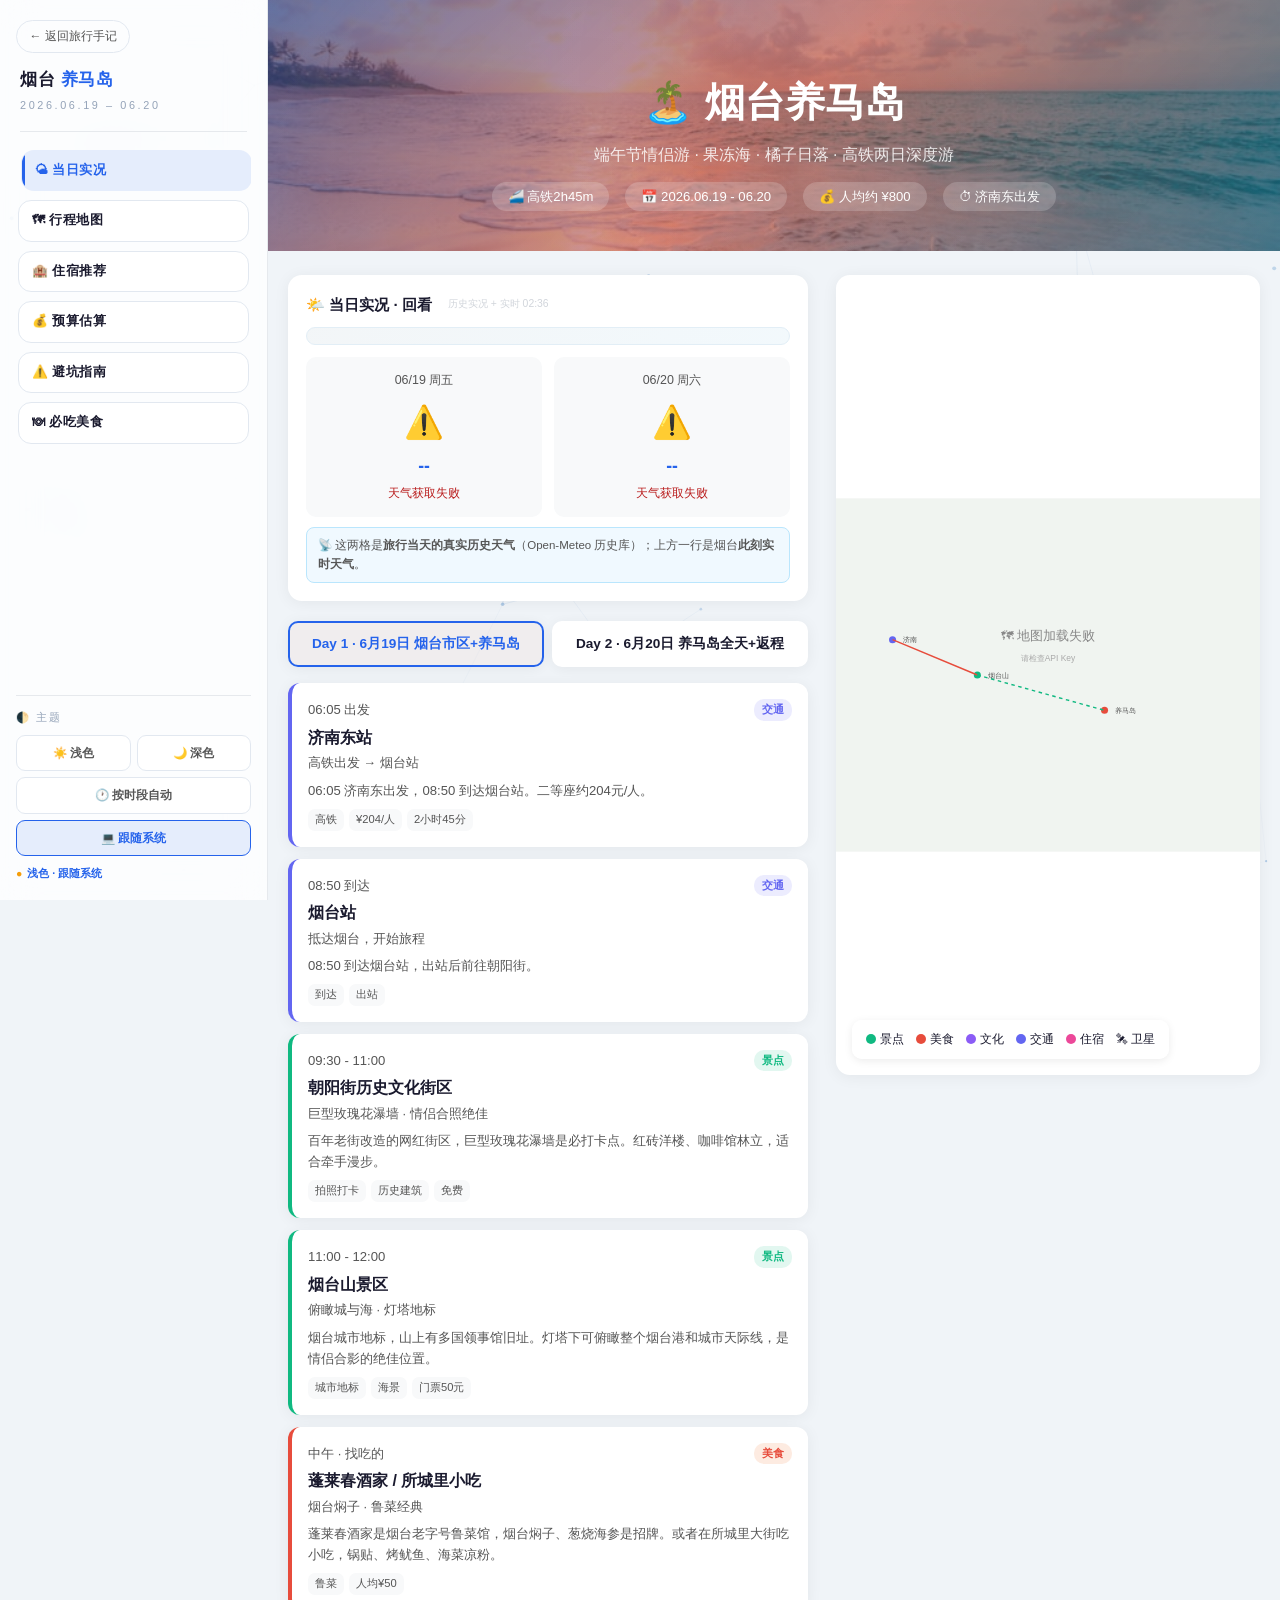
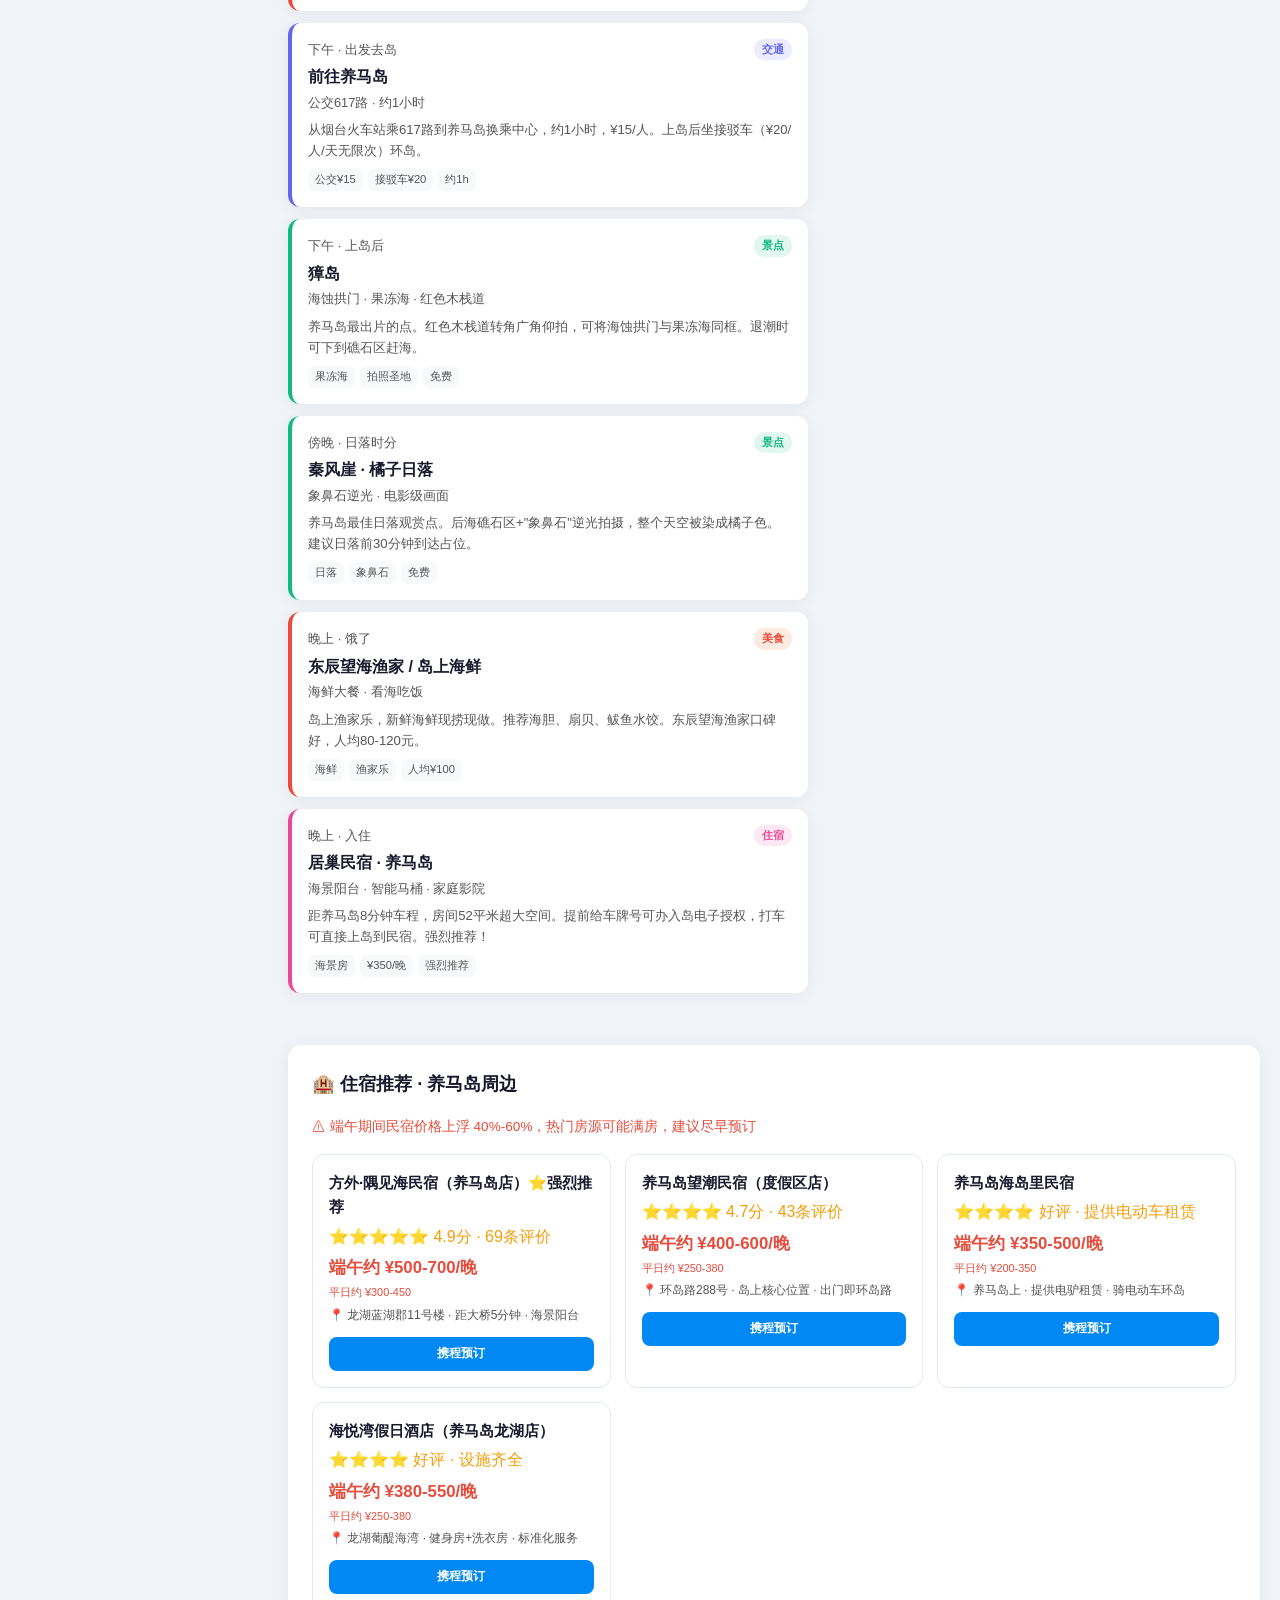
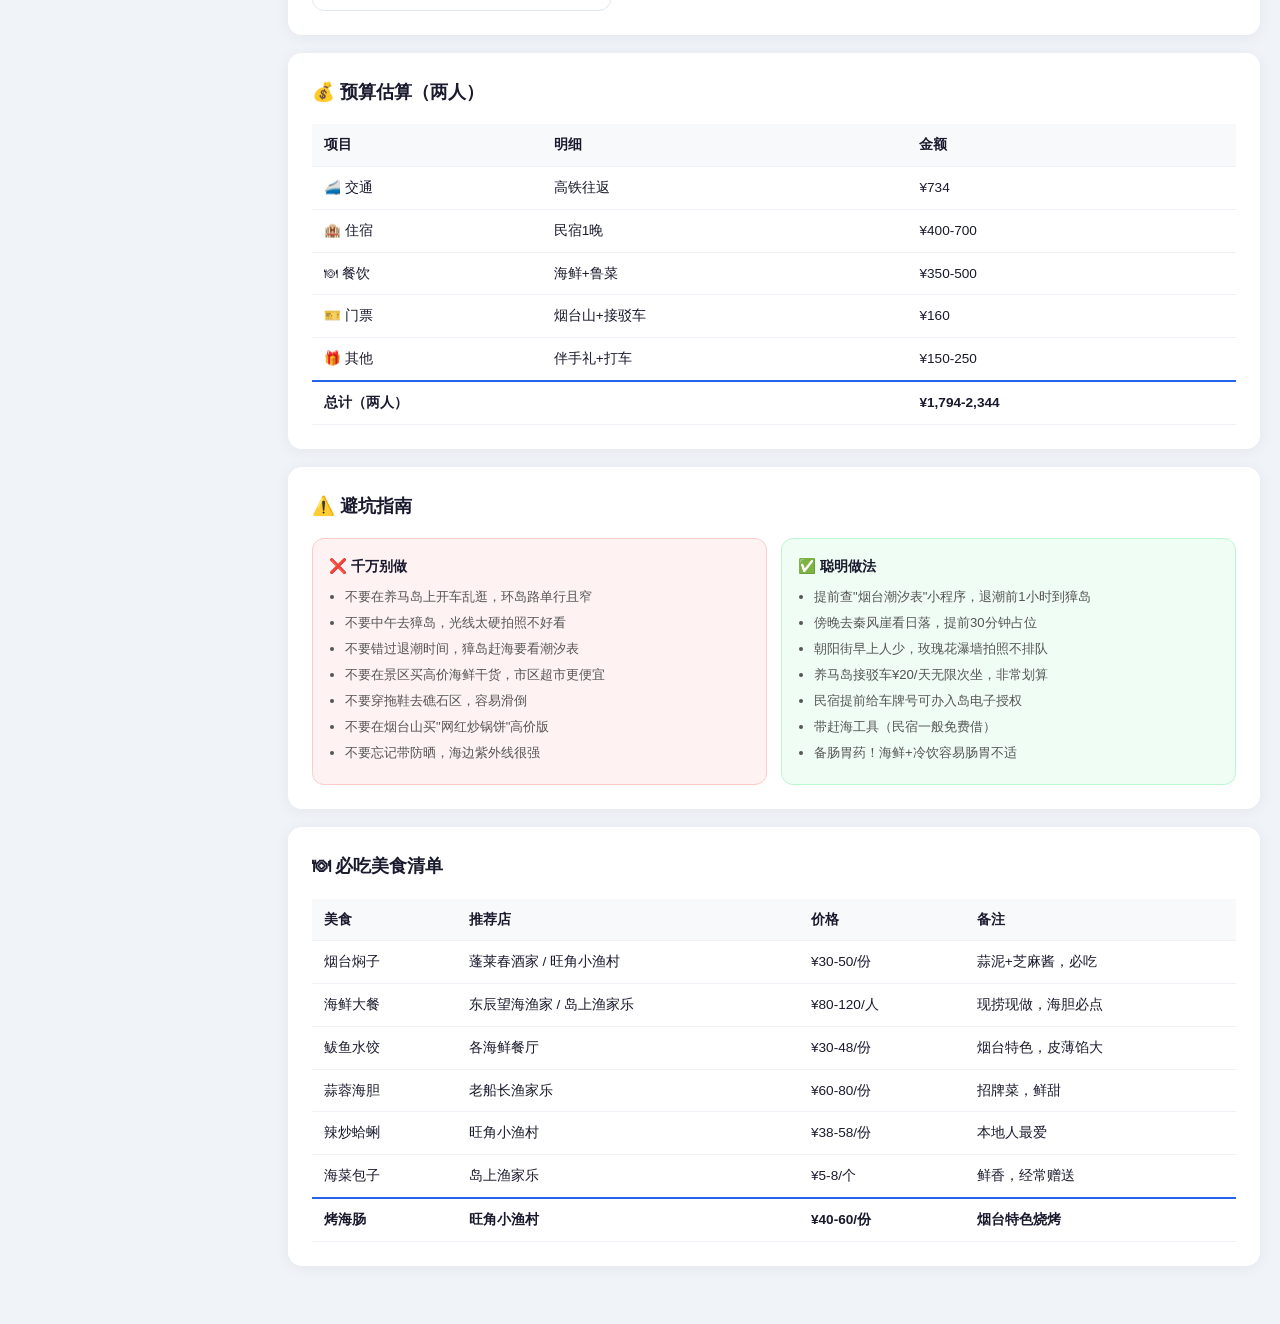
<file: yantai/index.html>
<!DOCTYPE html>
<html lang="zh-CN">
<head>
<meta charset="UTF-8">
<meta name="viewport" content="width=device-width, initial-scale=1.0">
<meta name="description" content="烟台养马岛端午情侣游高铁两日攻略：济南出发1.5h，高铁出行、果冻海獐岛、秦风崖橘子日落、海岛日记咖啡。含携程酒店预订、交互地图。">
<meta property="og:title" content="烟台养马岛情侣游 · 两日攻略 | Tonia's Travel Journal">
<meta property="og:description" content="高铁2h45m直达，果冻海、橘子日落、海岛日记，两天一夜沉浸式环岛浪漫。">
<title>烟台养马岛情侣游 · 两日攻略 | Tonia's Travel Journal</title>
<link rel="icon" type="image/png" sizes="32x32" href="../assets/favicon-32.png">
<link rel="icon" type="image/png" sizes="16x16" href="../assets/favicon-16.png">
<link rel="apple-touch-icon" sizes="128x128" href="../assets/favicon-128.png">
<!-- 全站共享层：防闪烁主题初始化必须同步、且排在最前 -->
<script src="../assets/ui-init.js"></script>
<link rel="stylesheet" href="../assets/ui.css">
<style>body{animation:pageIn .5s ease-out}@keyframes pageIn{from{opacity:0}to{opacity:1}}</style>
<style>
:root {
    --bg:#f0f4f8; --card-bg:#fff; --text:#1a1a2e; --text-light:#555;
    --amber:#f59e0b; --orange:#2563eb; --coral:#e74c3c; --night:#6366f1;
    --green:#10b981; --purple:#8b5cf6; --gray-100:#f8f9fa; --gray-300:#d1d5db;
    --shadow:0 2px 16px rgba(0,0,0,0.06);
    --color-banner-start:#1e3a8a; --color-banner-end:#0d4f6b;

    /* 共享层变量 */
    --surface:#ffffff;
    --surface-2:#f4f7fb;
    --surface-3:#e8eef5;
    --surface-glass:rgba(240,244,248,.78);
    --border:#e2e8f0;
    --border-soft:#eef2f7;
    --hairline:rgba(15,40,70,.09);
    --text-faint:#94a3b8;
    --accent:#2563eb;
    --rail-bg:rgba(255,255,255,.76);
    --rail-active:rgba(37,99,235,.1);
    --fx-dot:110,160,210;
    --fx-line:90,140,195;
    --glow:rgba(37,99,235,.16);
    --code-bg:rgba(15,40,70,.055);
    --scrim:rgba(10,26,42,.42);
    --shadow-lift:0 14px 40px rgba(15,40,70,.14);
    --scrollbar:#c3d0dc;
}
[data-theme="dark"] {
    --bg:#0b131d; --card-bg:#141f2c; --text:#e4edf6; --text-light:#9aabbd;
    --gray-100:#1b2735; --gray-300:#33415280;
    --shadow:0 2px 18px rgba(0,0,0,.34);
    --surface:#141f2c;
    --surface-2:#1b2735;
    --surface-3:#22303f;
    --surface-glass:rgba(11,19,29,.72);
    --border:#26333f;
    --border-soft:#1f2b38;
    --hairline:rgba(255,255,255,.08);
    --text-faint:#6f8296;
    --accent:#38bdf8;
    --rail-bg:rgba(20,31,44,.72);
    --rail-active:rgba(56,189,248,.12);
    --fx-dot:120,205,255;
    --fx-line:100,180,240;
    --glow:rgba(56,189,248,.14);
    --code-bg:rgba(255,255,255,.07);
    --scrim:rgba(2,7,13,.6);
    --shadow-lift:0 16px 44px rgba(0,0,0,.5);
    --scrollbar:#31404f;
    --amber:#fbbf24; --orange:#60a5fa; --coral:#fb7185; --night:#818cf8;
    --green:#34d399; --purple:#a78bfa;
}
*{margin:0;padding:0;box-sizing:border-box}
body{font-family:-apple-system,BlinkMacSystemFont,'PingFang SC','Noto Sans SC',sans-serif;background:var(--bg);color:var(--text);line-height:1.6}

/* 返回按钮 */

/* Banner */
.banner{background:url('../assets/yantai-bg.jpg') center/cover;color:#fff;text-align:center;padding:70px 20px 40px;position:relative;overflow:hidden}
.banner::after{content:'';position:absolute;inset:0;background:linear-gradient(135deg,rgba(30,58,138,.65) 0%,rgba(192,57,43,.55) 50%,rgba(13,79,107,.65) 100%);z-index:1}
.banner::before{content:'';position:absolute;inset:0;background:radial-gradient(circle at 30% 70%,rgba(255,255,255,0.08) 0%,transparent 60%),radial-gradient(circle at 70% 30%,rgba(255,255,255,0.05) 0%,transparent 60%);z-index:2}
.banner h1{font-size:clamp(1.8rem,4vw,2.5rem);font-weight:800;position:relative;z-index:3}
.banner p{font-size:1rem;opacity:0.85;margin-top:8px;position:relative;z-index:3}
.banner-meta{display:flex;justify-content:center;gap:16px;margin-top:14px;flex-wrap:wrap;position:relative;z-index:3}
.banner-meta span{background:rgba(255,255,255,0.18);padding:4px 16px;border-radius:20px;font-size:0.82rem}

/* 主布局 */
.main-layout{max-width:1280px;margin:0 auto;padding:24px 20px 40px;display:flex;gap:28px}
.left-panel{flex:0 0 520px;min-width:0}
.right-panel{flex:1;min-width:380px;position:sticky;top:80px;height:calc(100vh - 100px)}

/* 天气 */
.weather-widget{background:var(--card-bg);border-radius:14px;padding:18px;box-shadow:var(--shadow);margin-bottom:20px}
.weather-title{font-size:0.95rem;font-weight:600;margin-bottom:12px;display:flex;align-items:center;gap:8px}
.weather-grid{display:flex;gap:12px}
.weather-day{flex:1;text-align:center;padding:14px 10px;background:var(--gray-100);border-radius:10px}
.weather-icon{font-size:2rem;margin-bottom:4px}
.weather-temp{font-size:1.1rem;font-weight:700;color:var(--orange)}
.weather-desc{font-size:0.75rem;color:var(--text-light);margin-top:4px}
.weather-date{font-size:0.78rem;color:var(--text-light);margin-bottom:6px}
.weather-update-time{font-size:0.65rem;color:var(--gray-300);font-weight:400;margin-left:8px}
/* 实时天气条 */
.weather-now{display:flex;flex-wrap:wrap;gap:6px 14px;margin:-2px 0 12px;padding:8px 11px;border-radius:9px;background:linear-gradient(118deg,#0c4a6e0d,#0284c70d);border:1px solid #e2eef6;font-size:0.72rem;color:var(--text-light);line-height:1.5}
.weather-now span{white-space:nowrap}
.weather-now span[data-w-state="fail"]{color:#b91c1c}
.weather-day[data-w-state="fail"] .weather-desc{color:#b91c1c}

/* Day Tabs */
.day-tabs{display:flex;gap:8px;margin-bottom:16px}
.day-tab{flex:1;text-align:center;padding:10px;border-radius:10px;background:var(--surface);cursor:pointer;font-weight:600;font-size:0.85rem;box-shadow:var(--shadow);transition:all 0.2s;border:2px solid transparent}
.day-tab.active{border-color:var(--orange);color:var(--orange);background:rgba(234,88,12,0.04)}
.day-content{display:none}
.day-content.active{display:block}

/* 时间轴卡片 */
.timeline-card{background:var(--card-bg);border-radius:12px;padding:16px;box-shadow:var(--shadow);margin-bottom:12px;border-left:4px solid var(--border);transition:all 0.2s;cursor:pointer}
.timeline-card:hover{transform:translateX(4px);box-shadow:0 4px 20px rgba(0,0,0,0.1)}
.timeline-card[data-cat="景点"]{border-left-color:var(--green)}
.timeline-card[data-cat="美食"]{border-left-color:var(--coral)}
.timeline-card[data-cat="文化"]{border-left-color:var(--purple)}
.timeline-card[data-cat="交通"]{border-left-color:var(--night)}
.timeline-card[data-cat="住宿"]{border-left-color:#ec4899}
.timeline-card[data-cat="购物"]{border-left-color:var(--amber)}
.timeline-card.highlight{border-left-width:6px;background:#fff8f0}
.card-header{display:flex;justify-content:space-between;align-items:flex-start;margin-bottom:4px}
.card-time{font-size:0.82rem;color:var(--text-light);font-weight:500}
.card-cat{font-size:0.68rem;padding:2px 8px;border-radius:10px;font-weight:600}
.card-cat[data-cat="景点"]{background:rgba(16,185,129,0.12);color:var(--green)}
.card-cat[data-cat="美食"]{background:rgba(234,88,12,0.12);color:var(--coral)}
.card-cat[data-cat="文化"]{background:rgba(139,92,246,0.12);color:var(--purple)}
.card-cat[data-cat="交通"]{background:rgba(99,102,241,0.12);color:var(--night)}
.card-cat[data-cat="住宿"]{background:rgba(236,72,153,0.12);color:#ec4899}
.card-cat[data-cat="购物"]{background:rgba(245,158,11,0.12);color:var(--amber)}
.card-title{font-size:1rem;font-weight:600;margin-bottom:3px}
.card-subtitle{font-size:0.8rem;color:var(--text-light);margin-bottom:6px}
.card-desc{font-size:0.82rem;color:var(--text-light);line-height:1.6;margin-bottom:8px}
.card-tags{display:flex;gap:5px;flex-wrap:wrap}
.tag{font-size:0.7rem;padding:2px 7px;border-radius:7px;background:var(--gray-100);color:var(--text-light)}

/* 地图容器 */
.map-container{background:var(--surface);border-radius:14px;overflow:hidden;box-shadow:var(--shadow);height:100%;position:relative;min-height:400px}
.map-container svg{width:100%;height:100%}
#map{width:100%;height:100%}
.map-legend{position:absolute;bottom:16px;left:16px;background:rgba(255,255,255,0.92);backdrop-filter:blur(8px);padding:10px 14px;border-radius:10px;font-size:0.72rem;display:flex;gap:12px;flex-wrap:wrap;box-shadow:0 2px 8px rgba(0,0,0,0.08)}
.legend-item{display:flex;align-items:center;gap:4px}
.legend-dot{width:10px;height:10px;border-radius:50%}

/* 详情区域 */
.detail-section{max-width:1280px;margin:0 auto;padding:0 20px 40px}
.section-card{background:var(--card-bg);border-radius:14px;padding:24px;box-shadow:var(--shadow);margin-bottom:18px}
.section-title{font-size:1.15rem;font-weight:700;margin-bottom:18px;display:flex;align-items:center;gap:8px}
.hotel-grid{display:grid;grid-template-columns:repeat(auto-fit,minmax(260px,1fr));gap:14px}
.hotel-card{border:1px solid var(--border);border-radius:12px;padding:16px;transition:all 0.2s}
.hotel-card:hover{border-color:var(--orange);box-shadow:0 4px 12px rgba(234,88,12,0.1)}
.hotel-card h4{font-size:0.95rem;font-weight:600}
.hotel-card .stars{color:var(--amber);margin:4px 0}
.hotel-card .price{font-size:1.05rem;font-weight:700;color:var(--coral);margin-top:6px}
.hotel-card .addr{font-size:0.75rem;color:var(--text-light);margin-top:4px}
.hotel-card .book-btns{display:flex;gap:8px;margin-top:12px}
.book-btn{flex:1;text-align:center;padding:7px 0;border-radius:8px;font-size:0.78rem;font-weight:600;text-decoration:none;transition:all 0.2s;display:inline-block}
.book-btn.ctrip{background:#0088f5;color:#fff}
.book-btn.ctrip:hover{background:#0066cc;transform:translateY(-1px)}
@media(max-width:767px){}
.hotel-card .price-note{font-size:0.68rem;color:var(--coral);margin-top:2px}
.budget-table{width:100%;border-collapse:collapse;font-size:0.85rem}
.budget-table th,.budget-table td{padding:10px 12px;text-align:left;border-bottom:1px solid var(--border-soft)}
.budget-table th{background:var(--gray-100);font-weight:600}
.budget-table tr:last-child{font-weight:700}
.budget-table tr:last-child td{border-top:2px solid var(--orange)}
.tips-grid{display:grid;grid-template-columns:1fr 1fr;gap:14px}
.tips-box{border-radius:12px;padding:16px}
.tips-box.bad{background:#fef2f2;border:1px solid #fecaca}
.tips-box.good{background:#f0fdf4;border:1px solid #bbf7d0}
.tips-box h4{margin-bottom:8px;font-size:0.9rem}
.tips-box ul{padding-left:16px;font-size:0.82rem;color:var(--text-light)}
.tips-box li{margin-bottom:5px}

/* 备用SVG地图加载遮罩 */
.map-loading-overlay{position:absolute;inset:0;display:flex;align-items:center;justify-content:center;background:rgba(255,255,255,0.9);z-index:5;flex-direction:column;gap:12px}
.map-loading-spinner{width:36px;height:36px;border:3px solid #e5e7eb;border-top-color:var(--orange);border-radius:50%;animation:spin 0.8s linear infinite}
@keyframes spin{to{transform:rotate(360deg)}}

/* 天气说明条（原为内联样式，提取出来以便主题适配） */
.weather-note{font-size:.72rem;color:var(--text-light);line-height:1.65;margin-top:10px;padding:8px 11px;background:#f0f9ff;border:1px solid #bae6fd;border-radius:8px}

/* ─── 深色主题适配 ─── */
[data-theme="dark"] .day-tab.active{background:var(--rail-active)}
[data-theme="dark"] .timeline-card.highlight{background:#1c2734}
[data-theme="dark"] .weather-now{background:linear-gradient(118deg,rgba(56,189,248,.09),rgba(56,189,248,.03));border-color:var(--border)}
[data-theme="dark"] .weather-now span[data-w-state="fail"],
[data-theme="dark"] .weather-day[data-w-state="fail"] .weather-desc{color:#fca5a5}
[data-theme="dark"] .map-legend{background:rgba(20,31,44,.92);color:var(--text-light)}
[data-theme="dark"] .map-loading-overlay{background:rgba(20,31,44,.9)}
[data-theme="dark"] .map-loading-spinner{border-color:#2a3949;border-top-color:var(--orange)}
[data-theme="dark"] .tips-box.bad{background:#2d1618;border-color:#4c2028}
[data-theme="dark"] .weather-note{background:#14273c;border-color:#1e3a55;color:#bfdbfe}
[data-theme="dark"] .tips-box.good{background:#0c2a20;border-color:#1b4636}

/* 左侧栏占 268px，内容区可用宽度更窄 → 分栏断点从 900px 前移到 1240px */
@media(max-width:1240px){
    .main-layout{flex-direction:column}
    .left-panel{flex:auto}
    .right-panel{position:static;height:450px;min-width:auto}
}

@media(max-width:900px){
    .tips-grid{grid-template-columns:1fr}
}
</style>
</head>
<body>

<canvas id="fx"></canvas>
<div id="loader"></div>

<div class="app">

<aside class="rail">
    <a class="rail-back" href="../">← 返回旅行手记</a>

    <div class="rail-brand">
        <h2>烟台 <em>养马岛</em></h2>
        <p>2026.06.19 – 06.20</p>
    </div>

    <div class="rail-sep"></div>

    <nav class="rail-tabs" data-kind="anchors">
        <div class="ps-tab" data-target="sec-weather" tabindex="0">
            <div class="ps-name">🌤 当日实况</div>
        </div>
        <div class="ps-tab" data-target="sec-map" tabindex="0">
            <div class="ps-name">🗺 行程地图</div>
        </div>
        <div class="ps-tab" data-target="sec-hotel" tabindex="0">
            <div class="ps-name">🏨 住宿推荐</div>
        </div>
        <div class="ps-tab" data-target="sec-budget" tabindex="0">
            <div class="ps-name">💰 预算估算</div>
        </div>
        <div class="ps-tab" data-target="sec-tips" tabindex="0">
            <div class="ps-name">⚠️ 避坑指南</div>
        </div>
        <div class="ps-tab" data-target="sec-food" tabindex="0">
            <div class="ps-name">🍽 必吃美食</div>
        </div>
    </nav>

    <div class="rail-theme" id="rail-theme">
        <div class="rt-label">🌓 主题</div>
        <div class="rt-modes">
            <div class="rt-btn" data-mode="light" tabindex="0">☀️ 浅色</div>
            <div class="rt-btn" data-mode="dark" tabindex="0">🌙 深色</div>
            <div class="rt-btn wide" data-mode="schedule" tabindex="0">🕐 按时段自动</div>
            <div class="rt-btn wide" data-mode="system" tabindex="0">💻 跟随系统</div>
        </div>
        <div class="rt-schedule" id="rt-schedule">
            <div class="rt-times">
                <input type="time" id="rt-dark-start" value="19:00">
                <span>→</span>
                <input type="time" id="rt-dark-end" value="07:00">
            </div>
            <div class="rt-note">到点自动切深色、过点自动切回浅色，支持跨零点（如 19:00 → 07:00）。</div>
        </div>
        <div class="rt-now"><span id="rt-now-dot">●</span><b id="rt-now-text">—</b></div>
    </div>
</aside>

<div class="app-main">


<!-- Banner -->
<div class="banner">
    <h1>🏝️ 烟台养马岛</h1>
    <p>端午节情侣游 · 果冻海 · 橘子日落 · 高铁两日深度游</p>
    <div class="banner-meta">
        <span>🚄 高铁2h45m</span>
        <span>📅 2026.06.19 - 06.20</span>
        <span>💰 人均约 ¥800</span>
        <span>⏱ 济南东出发</span>
    </div>
</div>

<div class="main-layout">
    <div class="left-panel">
        <!-- 天气小组件 -->
        <!-- 天气小组件（Open-Meteo：当日历史实况 + 实时） -->
        <div class="weather-widget" id="sec-weather">
            <div class="weather-title">🌤️ 当日实况 · 回看<span id="weather-update-time" class="weather-update-time"></span></div>
            <div class="weather-now" data-weather-now>
                <span data-now-city data-city="烟台" data-lat="37.5485" data-lng="121.3825"></span>
            </div>
            <div class="weather-grid">
                <div class="weather-day" data-date="2026-06-19" data-lat="37.5485" data-lng="121.3825" data-city="烟台" data-cards="#day1">
                    <div class="weather-date">06/19 周五</div>
                    <div class="weather-icon">—</div>
                    <div class="weather-temp">—</div>
                    <div class="weather-desc">加载中…</div>
                </div>
                <div class="weather-day" data-date="2026-06-20" data-lat="37.5485" data-lng="121.3825" data-city="烟台" data-cards="#day2">
                    <div class="weather-date">06/20 周六</div>
                    <div class="weather-icon">—</div>
                    <div class="weather-temp">—</div>
                    <div class="weather-desc">加载中…</div>
                </div>
            </div>
            <div class="weather-note">📡 这两格是<b>旅行当天的真实历史天气</b>（Open-Meteo 历史库）；上方一行是烟台<b>此刻实时天气</b>。</div>
        </div>

        <!-- Day Tabs -->
        <div class="day-tabs">
            <div class="day-tab active" onclick="switchDay(1)">Day 1 · 6月19日 烟台市区+养马岛</div>
            <div class="day-tab" onclick="switchDay(2)">Day 2 · 6月20日 养马岛全天+返程</div>
        </div>

        <!-- 时间轴 -->
        <div class="day-content active" id="day1">
            <!-- 济南东站 -->
            <div class="timeline-card" data-cat="交通" data-lat="36.675" data-lng="117.125" data-index="0">
                <div class="card-header"><div class="card-time">06:05 出发</div><div class="card-cat" data-cat="交通">交通</div></div>
                <div class="card-title">济南东站</div>
                <div class="card-subtitle">高铁出发 → 烟台站</div>
                <div class="card-desc">06:05 济南东出发，08:50 到达烟台站。二等座约204元/人。</div>
                <div class="card-tags"><span class="tag">高铁</span><span class="tag">¥204/人</span><span class="tag">2小时45分</span></div>
            </div>

            <!-- 烟台站 -->
            <div class="timeline-card" data-cat="交通" data-lat="37.5535" data-lng="121.3914" data-index="1">
                <div class="card-header"><div class="card-time">08:50 到达</div><div class="card-cat" data-cat="交通">交通</div></div>
                <div class="card-title">烟台站</div>
                <div class="card-subtitle">抵达烟台，开始旅程</div>
                <div class="card-desc">08:50 到达烟台站，出站后前往朝阳街。</div>
                <div class="card-tags"><span class="tag">到达</span><span class="tag">出站</span></div>
            </div>

            <!-- 朝阳街 -->
            <div class="timeline-card" data-cat="景点" data-lat="37.5535" data-lng="121.3914" data-index="2">
                <div class="card-header"><div class="card-time">09:30 - 11:00</div><div class="card-cat" data-cat="景点">景点</div></div>
                <div class="card-title">朝阳街历史文化街区</div>
                <div class="card-subtitle">巨型玫瑰花瀑墙 · 情侣合照绝佳</div>
                <div class="card-desc">百年老街改造的网红街区，巨型玫瑰花瀑墙是必打卡点。红砖洋楼、咖啡馆林立，适合牵手漫步。</div>
                <div class="card-tags"><span class="tag">拍照打卡</span><span class="tag">历史建筑</span><span class="tag">免费</span></div>
            </div>

            <!-- 烟台山 -->
            <div class="timeline-card" data-cat="景点" data-lat="37.5465" data-lng="121.3885" data-index="3">
                <div class="card-header"><div class="card-time">11:00 - 12:00</div><div class="card-cat" data-cat="景点">景点</div></div>
                <div class="card-title">烟台山景区</div>
                <div class="card-subtitle">俯瞰城与海 · 灯塔地标</div>
                <div class="card-desc">烟台城市地标，山上有多国领事馆旧址。灯塔下可俯瞰整个烟台港和城市天际线，是情侣合影的绝佳位置。</div>
                <div class="card-tags"><span class="tag">城市地标</span><span class="tag">海景</span><span class="tag">门票50元</span></div>
            </div>

            <!-- 午餐 -->
            <div class="timeline-card" data-cat="美食" data-lat="37.5445" data-lng="121.3925" data-index="4">
                <div class="card-header"><div class="card-time">中午 · 找吃的</div><div class="card-cat" data-cat="美食">美食</div></div>
                <div class="card-title">蓬莱春酒家 / 所城里小吃</div>
                <div class="card-subtitle">烟台焖子 · 鲁菜经典</div>
                <div class="card-desc">蓬莱春酒家是烟台老字号鲁菜馆，烟台焖子、葱烧海参是招牌。或者在所城里大街吃小吃，锅贴、烤鱿鱼、海菜凉粉。</div>
                <div class="card-tags"><span class="tag">鲁菜</span><span class="tag">人均¥50</span></div>
            </div>

            <!-- 养马岛换乘 -->
            <div class="timeline-card" data-cat="交通" data-lat="37.4615" data-lng="121.6085" data-index="5">
                <div class="card-header"><div class="card-time">下午 · 出发去岛</div><div class="card-cat" data-cat="交通">交通</div></div>
                <div class="card-title">前往养马岛</div>
                <div class="card-subtitle">公交617路 · 约1小时</div>
                <div class="card-desc">从烟台火车站乘617路到养马岛换乘中心，约1小时，¥15/人。上岛后坐接驳车（¥20/人/天无限次）环岛。</div>
                <div class="card-tags"><span class="tag">公交¥15</span><span class="tag">接驳车¥20</span><span class="tag">约1h</span></div>
            </div>

            <!-- 獐岛 -->
            <div class="timeline-card" data-cat="景点" data-lat="37.4685" data-lng="121.6125" data-index="6">
                <div class="card-header"><div class="card-time">下午 · 上岛后</div><div class="card-cat" data-cat="景点">景点</div></div>
                <div class="card-title">獐岛</div>
                <div class="card-subtitle">海蚀拱门 · 果冻海 · 红色木栈道</div>
                <div class="card-desc">养马岛最出片的点。红色木栈道转角广角仰拍，可将海蚀拱门与果冻海同框。退潮时可下到礁石区赶海。</div>
                <div class="card-tags"><span class="tag">果冻海</span><span class="tag">拍照圣地</span><span class="tag">免费</span></div>
            </div>

            <!-- 秦风崖 -->
            <div class="timeline-card" data-cat="景点" data-lat="37.4645" data-lng="121.6185" data-index="7">
                <div class="card-header"><div class="card-time">傍晚 · 日落时分</div><div class="card-cat" data-cat="景点">景点</div></div>
                <div class="card-title">秦风崖 · 橘子日落</div>
                <div class="card-subtitle">象鼻石逆光 · 电影级画面</div>
                <div class="card-desc">养马岛最佳日落观赏点。后海礁石区+"象鼻石"逆光拍摄，整个天空被染成橘子色。建议日落前30分钟到达占位。</div>
                <div class="card-tags"><span class="tag">日落</span><span class="tag">象鼻石</span><span class="tag">免费</span></div>
            </div>

            <!-- 晚餐 -->
            <div class="timeline-card" data-cat="美食" data-lat="37.4655" data-lng="121.6105" data-index="8">
                <div class="card-header"><div class="card-time">晚上 · 饿了</div><div class="card-cat" data-cat="美食">美食</div></div>
                <div class="card-title">东辰望海渔家 / 岛上海鲜</div>
                <div class="card-subtitle">海鲜大餐 · 看海吃饭</div>
                <div class="card-desc">岛上渔家乐，新鲜海鲜现捞现做。推荐海胆、扇贝、鲅鱼水饺。东辰望海渔家口碑好，人均80-120元。</div>
                <div class="card-tags"><span class="tag">海鲜</span><span class="tag">渔家乐</span><span class="tag">人均¥100</span></div>
            </div>

            <!-- 入住 -->
            <div class="timeline-card" data-cat="住宿" data-lat="37.4675" data-lng="121.6095" data-index="9">
                <div class="card-header"><div class="card-time">晚上 · 入住</div><div class="card-cat" data-cat="住宿">住宿</div></div>
                <div class="card-title">居巢民宿 · 养马岛</div>
                <div class="card-subtitle">海景阳台 · 智能马桶 · 家庭影院</div>
                <div class="card-desc">距养马岛8分钟车程，房间52平米超大空间。提前给车牌号可办入岛电子授权，打车可直接上岛到民宿。强烈推荐！</div>
                <div class="card-tags"><span class="tag">海景房</span><span class="tag">¥350/晚</span><span class="tag">强烈推荐</span></div>
            </div>
        </div>

        <!-- Day 2 -->
        <div class="day-content" id="day2">
            <!-- 獐岛赶海 -->
            <div class="timeline-card" data-cat="景点" data-lat="37.4685" data-lng="121.6125" data-index="10">
                <div class="card-header"><div class="card-time">上午 · 退潮前到</div><div class="card-cat" data-cat="景点">景点</div></div>
                <div class="card-title">獐岛赶海</div>
                <div class="card-subtitle">退潮前1小时到达 · 海螺洞穴探秘</div>
                <div class="card-desc">查"烟台潮汐表"小程序，退潮前1小时到达最佳。红色木栈道转角广角仰拍，可将海蚀拱门与果冻海同框。赶海工具民宿可免费借用。</div>
                <div class="card-tags"><span class="tag">赶海</span><span class="tag">退潮限定</span><span class="tag">免费</span></div>
            </div>

            <!-- 午餐 -->
            <div class="timeline-card" data-cat="美食" data-lat="37.4665" data-lng="121.6115" data-index="11">
                <div class="card-header"><div class="card-time">中午 · 饿了</div><div class="card-cat" data-cat="美食">美食</div></div>
                <div class="card-title">老船长渔家乐</div>
                <div class="card-subtitle">蒜蓉海胆 · 赠海菜包子</div>
                <div class="card-desc">岛上老牌渔家乐，蒜蓉海胆是招牌，老板热情会送海菜包子。加工费10-20元/道，人均70-90元。</div>
                <div class="card-tags"><span class="tag">海鲜加工</span><span class="tag">渔家乐</span><span class="tag">人均¥80</span></div>
            </div>

            <!-- 秦风崖日出（可选） -->
            <div class="timeline-card" data-cat="景点" data-lat="37.4645" data-lng="121.6185" data-index="12">
                <div class="card-header"><div class="card-time">可选 · 早起党</div><div class="card-cat" data-cat="景点">景点</div></div>
                <div class="card-title">秦风崖日出（可选）</div>
                <div class="card-subtitle">4:50日出 · 后海礁石区</div>
                <div class="card-desc">夏季约4:50日出，5:30到达可看朝霞映海。后海礁石区+"象鼻石"逆光拍摄，电影级画面。如遇中雨则放弃，安全第一。</div>
                <div class="card-tags"><span class="tag">日出</span><span class="tag">早起</span><span class="tag">天气依赖</span></div>
            </div>

            <!-- 渔人码头 -->
            <div class="timeline-card" data-cat="景点" data-lat="37.5325" data-lng="121.4205" data-index="13">
                <div class="card-header"><div class="card-time">下午 · 离岛后</div><div class="card-cat" data-cat="景点">景点</div></div>
                <div class="card-title">渔人码头 + 滨海中路</div>
                <div class="card-subtitle">左手城市右手大海</div>
                <div class="card-desc">离岛后前往渔人码头，欧式建筑群+海景栈道。滨海中路是烟台最美海岸线，骑行或漫步都很惬意。</div>
                <div class="card-tags"><span class="tag">海景</span><span class="tag">欧式建筑</span><span class="tag">免费</span></div>
            </div>

            <!-- 月亮湾 -->
            <div class="timeline-card" data-cat="景点" data-lat="37.5385" data-lng="121.4065" data-index="14">
                <div class="card-header"><div class="card-time">傍晚 · 日落</div><div class="card-cat" data-cat="景点">景点</div></div>
                <div class="card-title">月亮湾</div>
                <div class="card-subtitle">情侣圣地 · 月老见证</div>
                <div class="card-desc">烟台最浪漫的海湾，月老雕塑是情侣必打卡点。夕阳西下时，整个海湾被染成金色，超适合求婚或表白。</div>
                <div class="card-tags"><span class="tag">情侣圣地</span><span class="tag">日落</span><span class="tag">免费</span></div>
            </div>

            <!-- 晚餐 -->
            <div class="timeline-card" data-cat="美食" data-lat="37.5405" data-lng="121.3945" data-index="15">
                <div class="card-header"><div class="card-time">傍晚 · 最后一顿</div><div class="card-cat" data-cat="美食">美食</div></div>
                <div class="card-title">旺角小渔村</div>
                <div class="card-subtitle">烟台焖子收尾 · 本地人最爱</div>
                <div class="card-desc">本地人聚餐首选，烟台焖子是必点，配蒜泥和芝麻酱。辣炒蛤蜊、烤海肠也是招牌。人均60-80元。</div>
                <div class="card-tags"><span class="tag">本地美食</span><span class="tag">烟台焖子</span><span class="tag">人均¥70</span></div>
            </div>

            <!-- 特产 -->
            <div class="timeline-card" data-cat="购物" data-lat="37.5425" data-lng="121.3885" data-index="16">
                <div class="card-header"><div class="card-time">晚上 · 逛一逛</div><div class="card-cat" data-cat="购物">购物</div></div>
                <div class="card-title">特产采购</div>
                <div class="card-subtitle">海鲜干货 · 烟台苹果</div>
                <div class="card-desc">推荐购买有"SC认证"的海鲜干货，烟台苹果、海苔、鱿鱼丝都是不错的伴手礼。用大众点评搜"本地人常去"更靠谱。</div>
                <div class="card-tags"><span class="tag">伴手礼</span><span class="tag">海鲜干货</span><span class="tag">¥50-100</span></div>
            </div>

            <!-- 返程 -->
            <div class="timeline-card" data-cat="交通" data-lat="37.5535" data-lng="121.3914" data-index="17">
                <div class="card-header"><div class="card-time">晚上 · 返程</div><div class="card-cat" data-cat="交通">交通</div></div>
                <div class="card-title">烟台站 → 济南东站</div>
                <div class="card-subtitle">高铁返程 · 约2小时</div>
                <div class="card-desc">20:50 烟台站出发，22:47 到达济南东站。二等座约163元/人。结束愉快的烟台之旅。</div>
                <div class="card-tags"><span class="tag">高铁</span><span class="tag">¥163/人</span><span class="tag">约2h</span></div>
            </div>
        </div>
    </div>

    <!-- 右侧地图 -->
    <div class="right-panel" id="sec-map">
        <div class="map-container">
            <div class="map-loading-overlay" id="map-loading">
                <div class="map-loading-spinner"></div>
                <span style="font-size:0.85rem;color:var(--text-light)">地图加载中...</span>
            </div>
            <div id="map"></div>
            <div class="map-legend">
                <div class="legend-item"><div class="legend-dot" style="background:var(--green)"></div>景点</div>
                <div class="legend-item"><div class="legend-dot" style="background:var(--coral)"></div>美食</div>
                <div class="legend-item"><div class="legend-dot" style="background:var(--purple)"></div>文化</div>
                <div class="legend-item"><div class="legend-dot" style="background:var(--night)"></div>交通</div>
                <div class="legend-item"><div class="legend-dot" style="background:#ec4899"></div>住宿</div>
                <div class="legend-item" style="cursor:pointer" onclick="toggleSatellite()" id="sat-toggle">🛰 卫星</div>
            </div>
        </div>
    </div>
</div>

<!-- 详细内容 -->
<div class="detail-section">
    <!-- 酒店 -->
    <div class="section-card" id="sec-hotel">
        <h2 class="section-title">🏨 住宿推荐 · 养马岛周边</h2>
        <p style="color:var(--coral);font-size:0.85rem;margin-bottom:16px;">⚠ 端午期间民宿价格上浮 40%-60%，热门房源可能满房，建议尽早预订</p>
        <div class="hotel-grid">
            <div class="hotel-card">
                <h4>方外·隅见海民宿（养马岛店）⭐强烈推荐</h4>
                <div class="stars">⭐⭐⭐⭐⭐ 4.9分 · 69条评价</div>
                <div class="price">端午约 ¥500-700/晚</div>
                <div class="price-note">平日约 ¥300-450</div>
                <div class="addr">📍 龙湖蓝湖郡11号楼 · 距大桥5分钟 · 海景阳台</div>
                <div class="book-btns">
                    <a href="javascript:void(0)" data-hotel-id="131955924" class="book-btn ctrip">携程预订</a>
                </div>
            </div>
            <div class="hotel-card">
                <h4>养马岛望潮民宿（度假区店）</h4>
                <div class="stars">⭐⭐⭐⭐ 4.7分 · 43条评价</div>
                <div class="price">端午约 ¥400-600/晚</div>
                <div class="price-note">平日约 ¥250-380</div>
                <div class="addr">📍 环岛路288号 · 岛上核心位置 · 出门即环岛路</div>
                <div class="book-btns">
                    <a href="javascript:void(0)" data-hotel-id="127945373" class="book-btn ctrip">携程预订</a>
                </div>
            </div>
            <div class="hotel-card">
                <h4>养马岛海岛里民宿</h4>
                <div class="stars">⭐⭐⭐⭐ 好评 · 提供电动车租赁</div>
                <div class="price">端午约 ¥350-500/晚</div>
                <div class="price-note">平日约 ¥200-350</div>
                <div class="addr">📍 养马岛上 · 提供电驴租赁 · 骑电动车环岛</div>
                <div class="book-btns">
                    <a href="javascript:void(0)" data-hotel-id="122458548" class="book-btn ctrip">携程预订</a>
                </div>
            </div>
            <div class="hotel-card">
                <h4>海悦湾假日酒店（养马岛龙湖店）</h4>
                <div class="stars">⭐⭐⭐⭐ 好评 · 设施齐全</div>
                <div class="price">端午约 ¥380-550/晚</div>
                <div class="price-note">平日约 ¥250-380</div>
                <div class="addr">📍 龙湖葡醍海湾 · 健身房+洗衣房 · 标准化服务</div>
                <div class="book-btns">
                    <a href="javascript:void(0)" data-hotel-id="129732178" class="book-btn ctrip">携程预订</a>
                </div>
            </div>
        </div>
    </div>

    <!-- 预算 -->
    <div class="section-card" id="sec-budget">
        <h2 class="section-title">💰 预算估算（两人）</h2>
        <table class="budget-table">
            <tr><th>项目</th><th>明细</th><th>金额</th></tr>
            <tr><td>🚄 交通</td><td>高铁往返</td><td>¥734</td></tr>
            <tr><td>🏨 住宿</td><td>民宿1晚</td><td>¥400-700</td></tr>
            <tr><td>🍽 餐饮</td><td>海鲜+鲁菜</td><td>¥350-500</td></tr>
            <tr><td>🎫 门票</td><td>烟台山+接驳车</td><td>¥160</td></tr>
            <tr><td>🎁 其他</td><td>伴手礼+打车</td><td>¥150-250</td></tr>
            <tr><td colspan="2"><strong>总计（两人）</strong></td><td><strong>¥1,794-2,344</strong></td></tr>
        </table>
    </div>

    <!-- 避坑 -->
    <div class="section-card" id="sec-tips">
        <h2 class="section-title">⚠️ 避坑指南</h2>
        <div class="tips-grid">
            <div class="tips-box bad"><h4>❌ 千万别做</h4><ul><li>不要在养马岛上开车乱逛，环岛路单行且窄</li><li>不要中午去獐岛，光线太硬拍照不好看</li><li>不要错过退潮时间，獐岛赶海要看潮汐表</li><li>不要在景区买高价海鲜干货，市区超市更便宜</li><li>不要穿拖鞋去礁石区，容易滑倒</li><li>不要在烟台山买"网红炒锅饼"高价版</li><li>不要忘记带防晒，海边紫外线很强</li></ul></div>
            <div class="tips-box good"><h4>✅ 聪明做法</h4><ul><li>提前查"烟台潮汐表"小程序，退潮前1小时到獐岛</li><li>傍晚去秦风崖看日落，提前30分钟占位</li><li>朝阳街早上人少，玫瑰花瀑墙拍照不排队</li><li>养马岛接驳车¥20/天无限次坐，非常划算</li><li>民宿提前给车牌号可办入岛电子授权</li><li>带赶海工具（民宿一般免费借）</li><li>备肠胃药！海鲜+冷饮容易肠胃不适</li></ul></div>
        </div>
    </div>

    <!-- 美食 -->
    <div class="section-card" id="sec-food">
        <h2 class="section-title">🍽 必吃美食清单</h2>
        <table class="budget-table">
            <tr><th>美食</th><th>推荐店</th><th>价格</th><th>备注</th></tr>
            <tr><td>烟台焖子</td><td>蓬莱春酒家 / 旺角小渔村</td><td>¥30-50/份</td><td>蒜泥+芝麻酱，必吃</td></tr>
            <tr><td>海鲜大餐</td><td>东辰望海渔家 / 岛上渔家乐</td><td>¥80-120/人</td><td>现捞现做，海胆必点</td></tr>
            <tr><td>鲅鱼水饺</td><td>各海鲜餐厅</td><td>¥30-48/份</td><td>烟台特色，皮薄馅大</td></tr>
            <tr><td>蒜蓉海胆</td><td>老船长渔家乐</td><td>¥60-80/份</td><td>招牌菜，鲜甜</td></tr>
            <tr><td>辣炒蛤蜊</td><td>旺角小渔村</td><td>¥38-58/份</td><td>本地人最爱</td></tr>
            <tr><td>海菜包子</td><td>岛上渔家乐</td><td>¥5-8/个</td><td>鲜香，经常赠送</td></tr>
            <tr><td>烤海肠</td><td>旺角小渔村</td><td>¥40-60/份</td><td>烟台特色烧烤</td></tr>
        </table>
    </div>
</div>

<!-- 实时天气模块（Open-Meteo，免 Key / 历史实况 + 实时） -->
<script src="../assets/weather.js"></script>

<!-- 腾讯地图 -->
<script>
const TENCENT_MAP_KEY = 'PBOBZ-S4XEN-YOVFW-STAR3-KJOME-4QBOO';
var map = null, markers = [], markerCards = [], routeLines = [], isSatellite = false, currentDay = 1;
var highlightMarker = null, highlightLabel = null;
var routes = {
    1: [{lat:36.675,lng:117.125},{lat:37.5535,lng:121.3914},{lat:37.5465,lng:121.3885},{lat:37.4615,lng:121.6085},{lat:37.4685,lng:121.6125},{lat:37.4645,lng:121.6185},{lat:37.4655,lng:121.6105},{lat:37.4675,lng:121.6095}],
    2: [{lat:37.4675,lng:121.6095},{lat:37.4685,lng:121.6125},{lat:37.4665,lng:121.6115},{lat:37.4645,lng:121.6185},{lat:37.5325,lng:121.4205},{lat:37.5385,lng:121.4065},{lat:37.5405,lng:121.3945},{lat:37.5425,lng:121.3885},{lat:37.5535,lng:121.3914},{lat:36.675,lng:117.125}]
};

function toggleSatellite(){
    if(!map)return; isSatellite=!isSatellite;
    map.setMapTypeId(isSatellite?qq.maps.MapTypeId.SATELLITE:qq.maps.MapTypeId.ROADMAP);
    var b=document.getElementById('sat-toggle');if(b)b.textContent=isSatellite?'🗺 地图':'🛰 卫星';
}

function switchDay(d){
    document.querySelectorAll('.day-tab').forEach(function(t,i){t.classList.toggle('active',i===d-1)});
    document.getElementById('day1').classList.toggle('active',d===1);
    document.getElementById('day2').classList.toggle('active',d===2);
    currentDay=d; if(map) drawRoutes(d);
}

function loadMap(){
    var s=document.createElement('script');
    s.src='https://map.qq.com/api/js?v=2.exp&key='+TENCENT_MAP_KEY+'&callback=onMapLoaded';
    s.onerror=function(){fallbackMap()}; document.head.appendChild(s);
}

function onMapLoaded(){
    document.getElementById('map-loading').style.display='none';
    map=new qq.maps.Map(document.getElementById('map'),{center:new qq.maps.LatLng(37.5,121.5),zoom:9});
    var cc={'景点':'#10b981','美食':'#e74c3c','文化':'#8b5cf6','交通':'#6366f1','住宿':'#ec4899','购物':'#f59e0b'};
    var cards=document.querySelectorAll('.timeline-card');
    for(var i=0;i<cards.length;i++){(function(card){
        var la=parseFloat(card.getAttribute('data-lat')),lo=parseFloat(card.getAttribute('data-lng'));
        var cat=card.getAttribute('data-cat'),t=card.querySelector('.card-title').textContent;
        if(!isNaN(la)&&!isNaN(lo)){
            var m=new qq.maps.Marker({position:new qq.maps.LatLng(la,lo),map:map,title:t,
                icon:new qq.maps.MarkerImage('data:image/svg+xml,'+encodeURIComponent('<svg xmlns="http://www.w3.org/2000/svg" width="28" height="36"><circle cx="14" cy="14" r="12" fill="'+(cc[cat]||'#10b981')+'" stroke="#fff" stroke-width="2"/><polygon points="14,34 8,24 20,24" fill="'+(cc[cat]||'#10b981')+'"/></svg>'),new qq.maps.Size(28,36),new qq.maps.Point(0,0),new qq.maps.Point(14,36))});
            markers.push({marker:m,card:card,title:t,lat:la,lng:lo});
            qq.maps.event.addListener(m,'click',(function(idx){return function(){highlightCard(idx)}})(markers.length-1));
        }
    })(cards[i])}
    for(var j=0;j<cards.length;j++){(function(card,idx){
        card.addEventListener('click',function(){
            var la=parseFloat(card.getAttribute('data-lat')),lo=parseFloat(card.getAttribute('data-lng'));
            if(!isNaN(la)&&!isNaN(lo)){map.setZoom(15);map.panTo(new qq.maps.LatLng(la,lo));highlightCard(idx)}
        })
    })(cards[j],j)}
    drawRoutes(1);
}

function drawRoutes(day){
    routeLines.forEach(function(l){l.setMap(null)}); routeLines=[];
    var pts=routes[day]; if(!pts||pts.length<2)return;
    var path=pts.map(function(p){return new qq.maps.LatLng(p.lat,p.lng)});
    var line=new qq.maps.Polyline({path:path,map:map,strokeColor:day===1?'#e74c3c':'#6366f1',strokeWeight:3,strokeOpacity:.7,strokeDashStyle:day===1?'solid':'dash'});
    routeLines.push(line);
    var bounds=new qq.maps.LatLngBounds();path.forEach(function(p){bounds.extend(p)});map.fitBounds(bounds);
}

function highlightCard(idx){
    document.querySelectorAll('.timeline-card').forEach(function(c){c.classList.remove('highlight')});
    var cards=document.querySelectorAll('.timeline-card');
    if(cards[idx]){cards[idx].classList.add('highlight');cards[idx].scrollIntoView({behavior:'smooth',block:'center'})}
    if(!map)return;
    // 清除旧的高亮标记
    if(highlightMarker){highlightMarker.setMap(null);highlightMarker=null}
    if(highlightLabel){highlightLabel.setMap(null);highlightLabel=null}
    // 找到对应 marker
    var target=null;
    for(var k=0;k<markers.length;k++){if(markers[k].card===cards[idx]){target=markers[k];break}}
    if(!target)return;
    // 高亮脉冲标记（更大）
    highlightMarker=new qq.maps.Marker({
        position:new qq.maps.LatLng(target.lat,target.lng),map:map,title:target.title,zIndex:999,
        icon:new qq.maps.MarkerImage('data:image/svg+xml,'+encodeURIComponent('<svg xmlns="http://www.w3.org/2000/svg" width="44" height="54"><circle cx="22" cy="20" r="16" fill="#e74c3c" stroke="#fff" stroke-width="3"/><circle cx="22" cy="20" r="22" fill="none" stroke="#e74c3c" stroke-width="2" opacity="0.4"><animate attributeName="r" from="16" to="28" dur="1s" repeatCount="indefinite"/><animate attributeName="opacity" from="0.5" to="0" dur="1s" repeatCount="indefinite"/></circle><polygon points="22,52 12,34 32,34" fill="#e74c3c"/></svg>'),new qq.maps.Size(44,54),new qq.maps.Point(0,0),new qq.maps.Point(22,54))
    });
    // 文字标签
    highlightLabel=new qq.maps.Label({position:new qq.maps.LatLng(target.lat+0.005,target.lng),map:map,content:'<div style="background:rgba(0,0,0,.75);color:#fff;padding:4px 10px;border-radius:6px;font-size:12px;font-weight:600;white-space:nowrap">'+target.title+'</div>'});
}

function fallbackMap(){
    document.getElementById('map-loading').style.display='none';
    document.getElementById('map').innerHTML='<svg xmlns="http://www.w3.org/2000/svg" viewBox="0 0 600 500" style="width:100%;height:100%"><rect width="600" height="500" fill="#f0f4f0"/><text x="300" y="200" text-anchor="middle" font-size="18" fill="#888">🗺 地图加载失败</text><text x="300" y="230" text-anchor="middle" font-size="12" fill="#aaa">请检查API Key</text><circle cx="200" cy="250" r="5" fill="#10b981"/><text x="215" y="254" font-size="10" fill="#555">烟台山</text><circle cx="380" cy="300" r="5" fill="#e74c3c"/><text x="395" y="304" font-size="10" fill="#555">养马岛</text><circle cx="80" cy="200" r="5" fill="#6366f1"/><text x="95" y="204" font-size="10" fill="#555">济南</text><line x1="80" y1="200" x2="200" y2="250" stroke="#e74c3c" stroke-width="2"/><line x1="200" y1="250" x2="380" y2="300" stroke="#10b981" stroke-width="2" stroke-dasharray="5"/></svg>';
}

loadMap();
// ========== 天气：交由 assets/weather.js（Open-Meteo 历史实况 + 实时）==========
// 天气格由 data-date / data-lat / data-lng 驱动，模块自动请求、缓存并注入时间轴天气徽章；
// 烟台之旅为 2026-06-19~20，日期已过 → 自动走历史库取当天真实天气。
</script>
<script>document.addEventListener('click',function(e){var b=e.target.closest('.book-btn.ctrip[data-hotel-id]');if(!b)return;e.preventDefault();var id=b.dataset.hotelId,m=innerWidth<=768;window.open(m?'https://m.ctrip.com/html5/hotel/hoteldetail/'+id+'.html?checkIn=2026-06-19&checkOut=2026-06-20':'https://hotels.ctrip.com/hotels/'+id+'.html?checkIn=2026-06-19&checkOut=2026-06-20','_blank')});</script>

</div><!-- /.app-main -->
</div><!-- /.app -->

<div class="rt-fab" id="rt-fab" title="切换主题">🌓</div>

<script src="../assets/ui.js"></script>
</body>
</html>
</file>
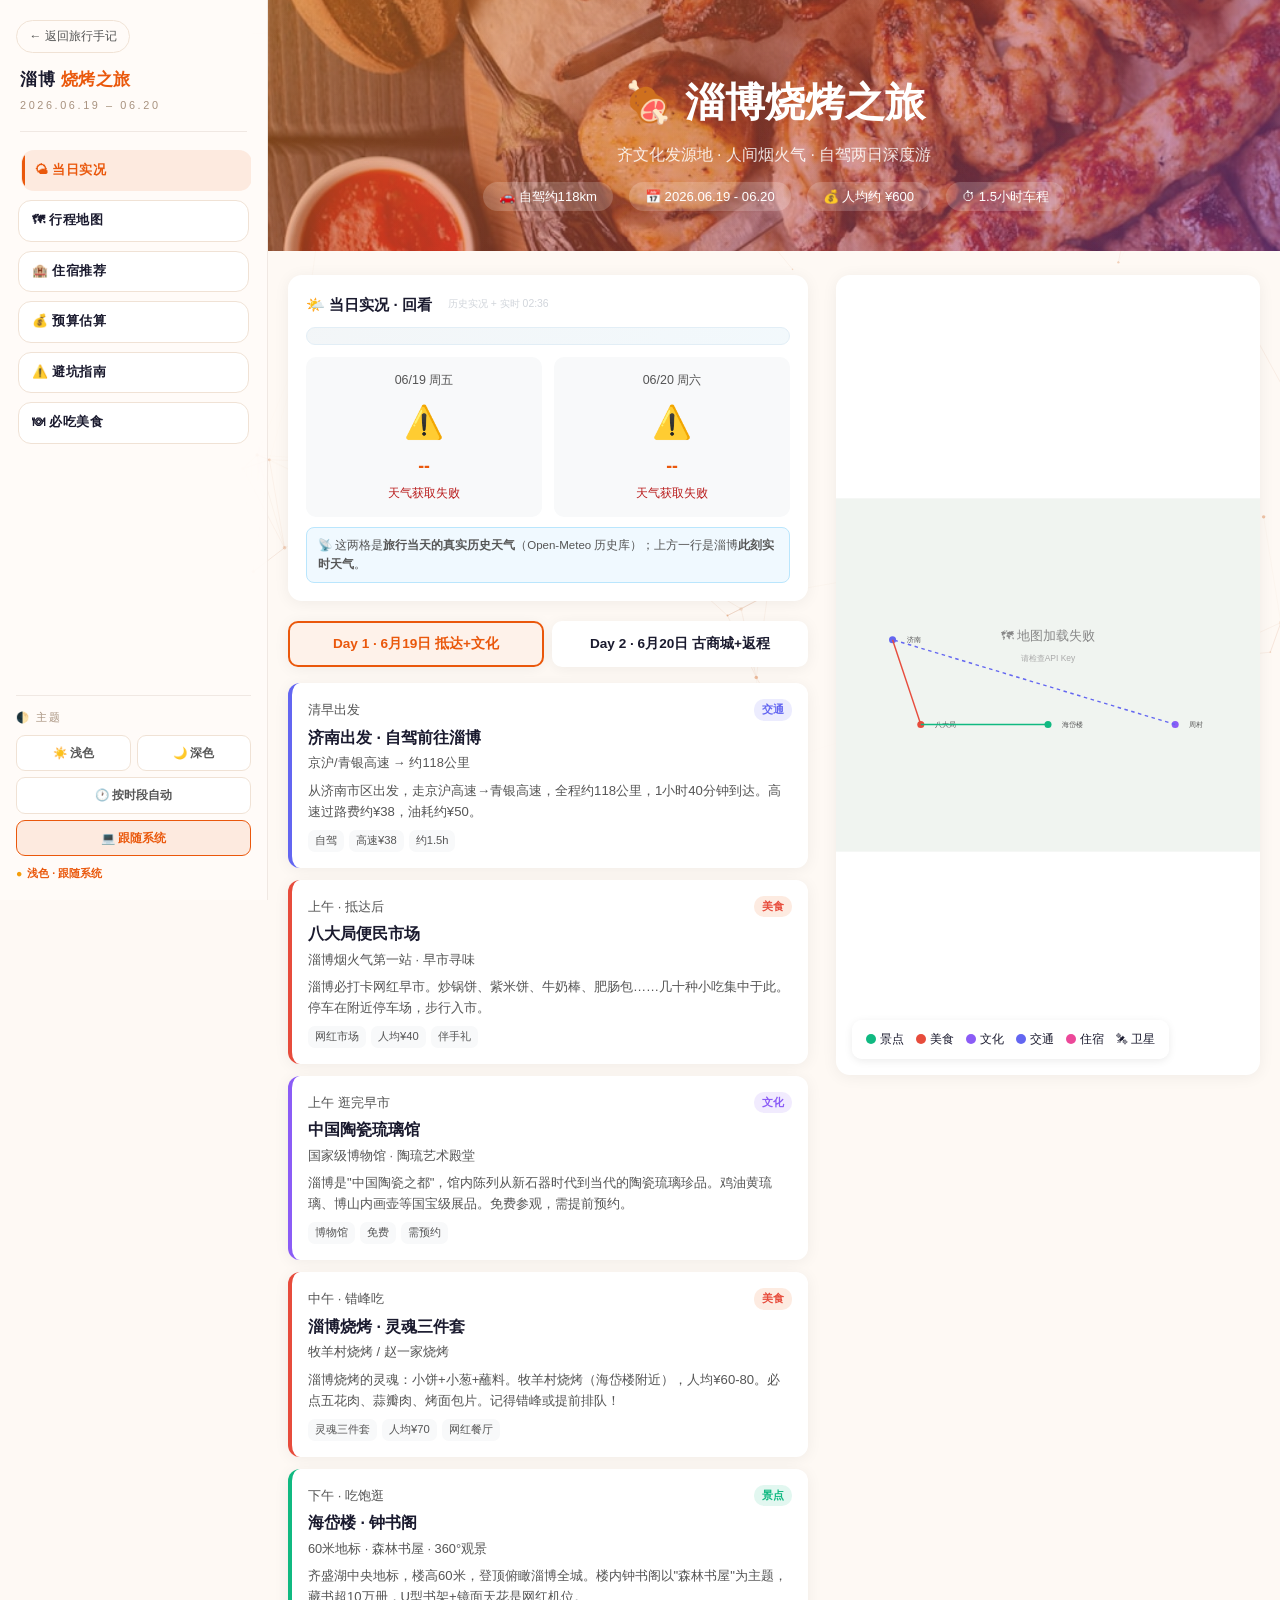
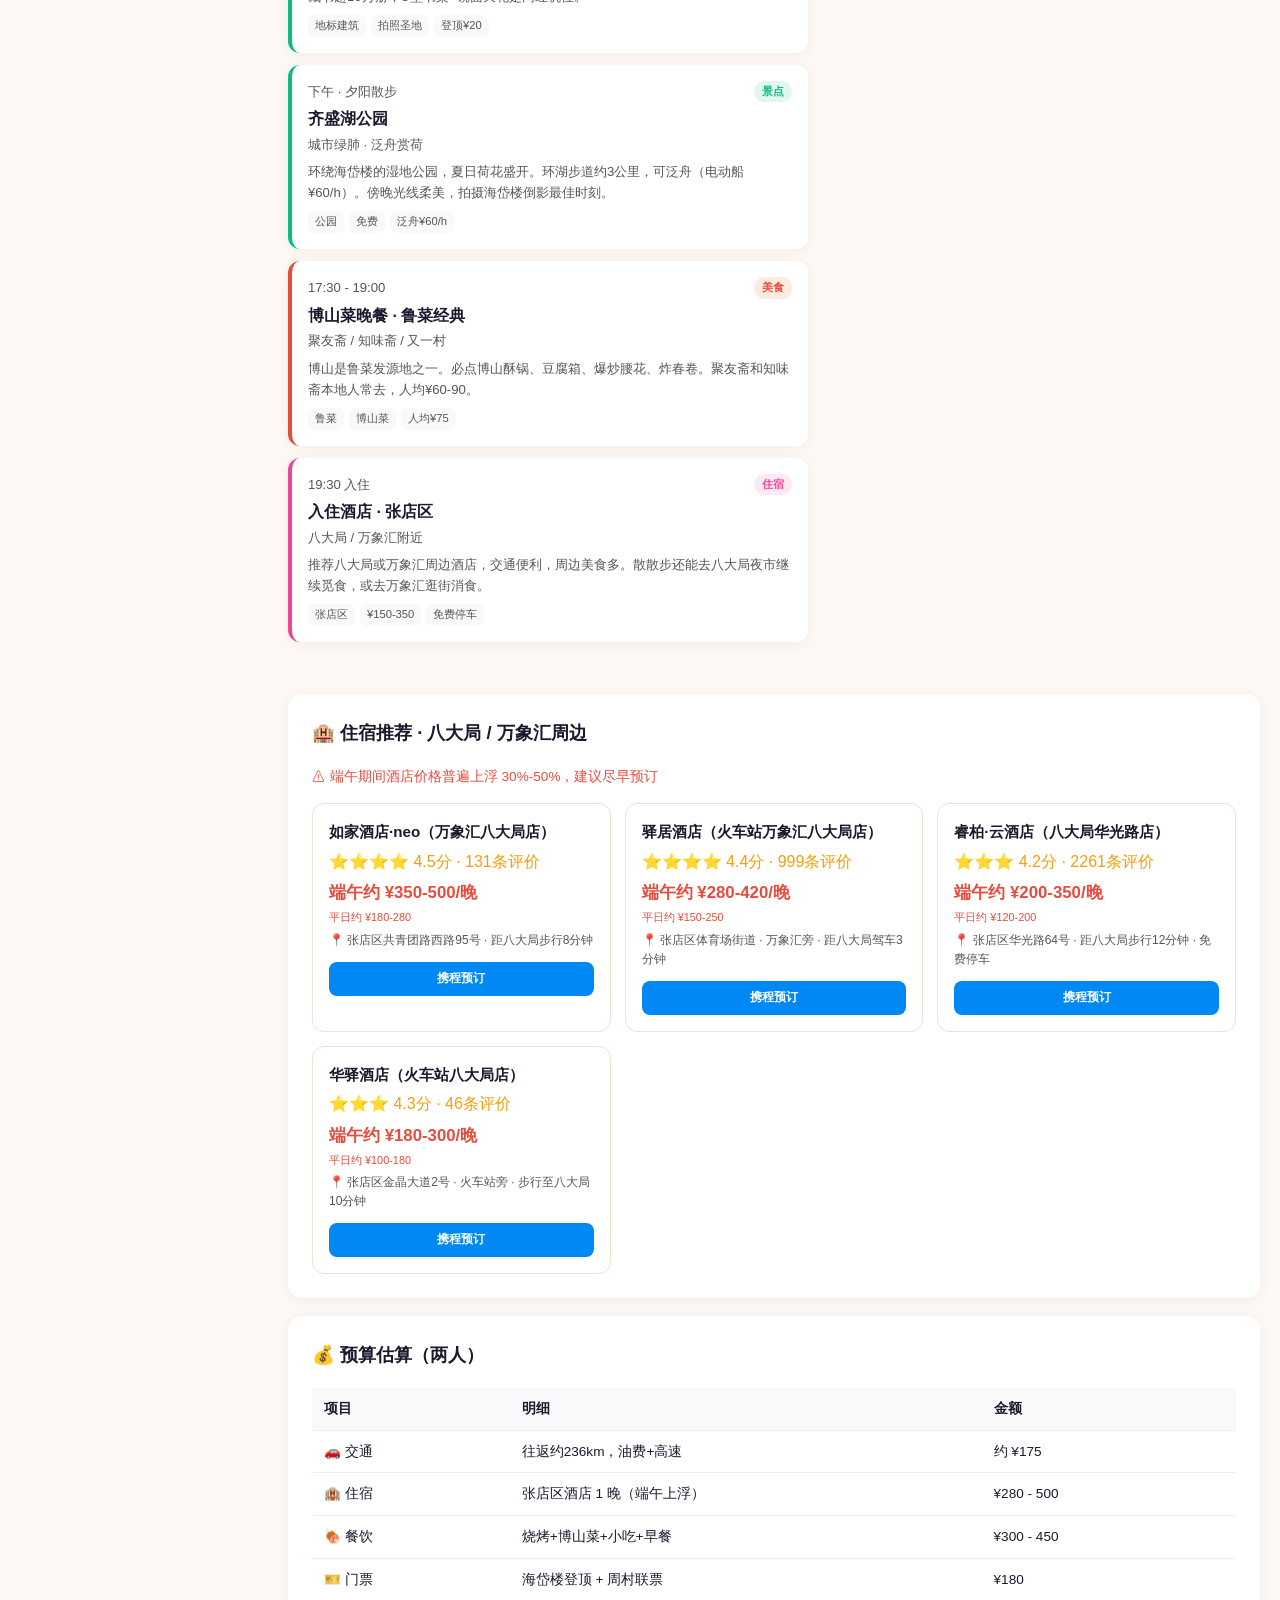
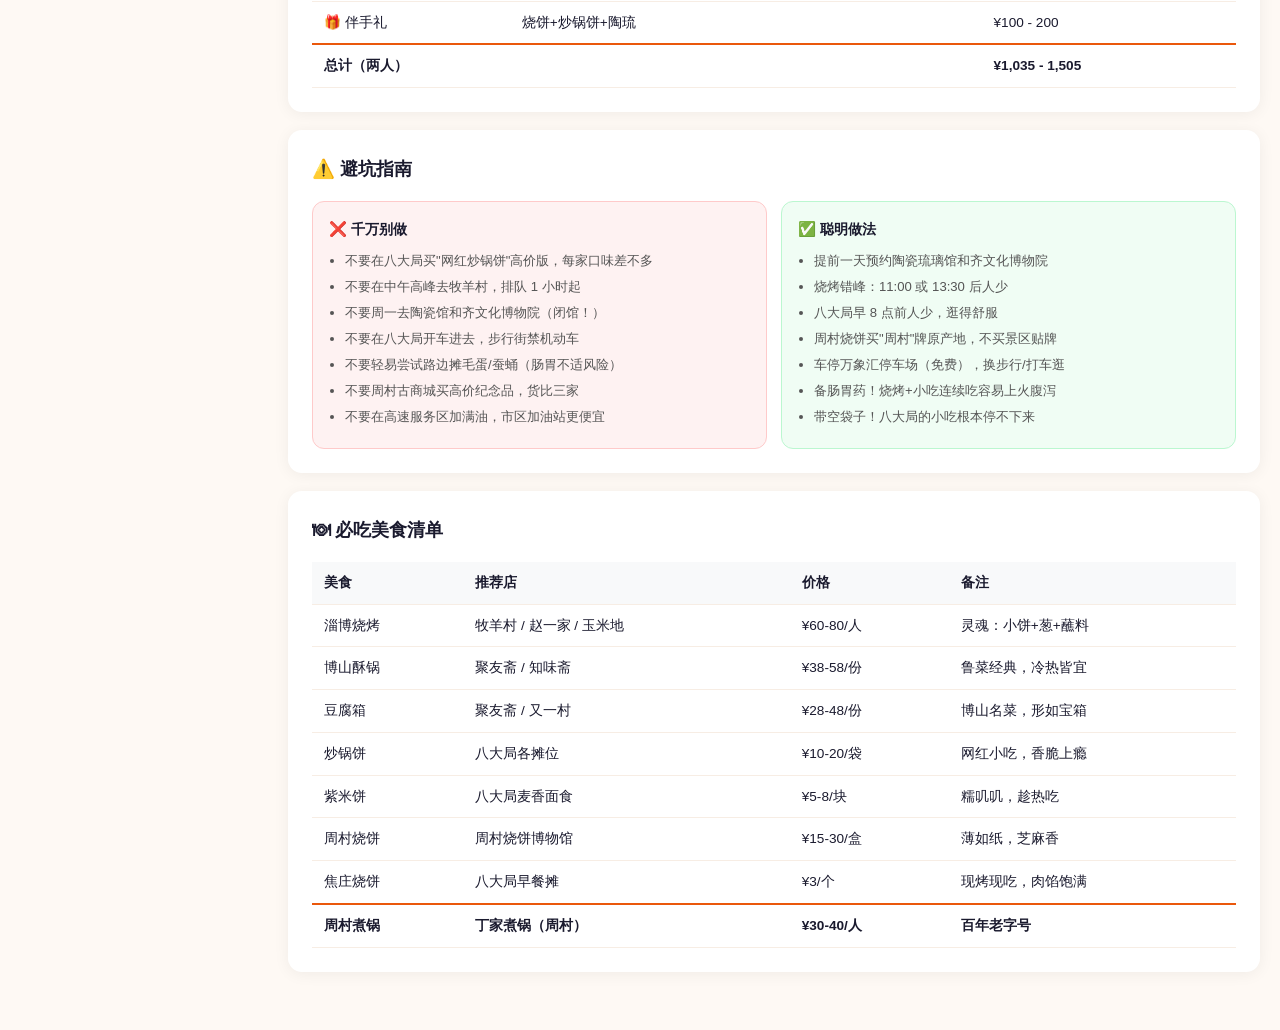
<file: zibo/index.html>
<!DOCTYPE html>
<html lang="zh-CN">
<head>
<meta charset="UTF-8">
<meta name="viewport" content="width=device-width, initial-scale=1.0">
<meta name="description" content="淄博烧烤自驾两日游攻略：济南出发1.5h，八大局早市、海岱楼钟书阁、周村古商城、灵魂三件套烧烤。含携程酒店预订、交互地图。">
<meta property="og:title" content="淄博烧烤之旅 · 两日自驾游 | Tonia's Travel Journal">
<meta property="og:description" content="自驾1.5h，八大局寻味、海岱楼打卡、周村穿越，灵魂三件套烧烤之旅。">
<title>淄博烧烤之旅 · 两日自驾游攻略 | Tonia's Travel Journal</title>
<link rel="icon" type="image/png" sizes="32x32" href="../assets/favicon-32.png">
<link rel="icon" type="image/png" sizes="16x16" href="../assets/favicon-16.png">
<link rel="apple-touch-icon" sizes="128x128" href="../assets/favicon-128.png">
<!-- 全站共享层：防闪烁主题初始化必须同步、且排在最前 -->
<script src="../assets/ui-init.js"></script>
<link rel="stylesheet" href="../assets/ui.css">
<style>body{animation:pageIn .5s ease-out}@keyframes pageIn{from{opacity:0}to{opacity:1}}</style>
<style>
:root {
    --bg:#fef9f4; --card-bg:#fff; --text:#1a1a2e; --text-light:#555;
    --amber:#f59e0b; --orange:#ea580c; --coral:#e74c3c; --night:#6366f1;
    --green:#10b981; --purple:#8b5cf6; --gray-100:#f8f9fa; --gray-300:#d1d5db;
    --shadow:0 2px 16px rgba(0,0,0,0.06);
    --color-banner-start:#e67e22; --color-banner-end:#8e44ad;

    /* 共享层变量（淄博暖橙调性） */
    --surface:#ffffff;
    --surface-2:#fdf5ee;
    --surface-3:#f7e9dc;
    --surface-glass:rgba(254,249,244,.78);
    --border:#f0e2d5;
    --border-soft:#f7ede4;
    --hairline:rgba(90,50,20,.09);
    --text-faint:#a8927f;
    --accent:#ea580c;
    --rail-bg:rgba(255,252,249,.78);
    --rail-active:rgba(234,88,12,.1);
    --fx-dot:225,150,100;
    --fx-line:200,130,90;
    --glow:rgba(234,88,12,.16);
    --code-bg:rgba(90,50,20,.055);
    --scrim:rgba(40,22,10,.42);
    --shadow-lift:0 14px 40px rgba(90,50,20,.14);
    --scrollbar:#e0cbb8;
}
[data-theme="dark"] {
    --bg:#17120e; --card-bg:#241c16; --text:#f0e6dd; --text-light:#b3a396;
    --gray-100:#2a211a; --gray-300:#43362c;
    --shadow:0 2px 18px rgba(0,0,0,.4);
    --surface:#241c16;
    --surface-2:#2a211a;
    --surface-3:#332921;
    --surface-glass:rgba(23,18,14,.74);
    --border:#3a2e25;
    --border-soft:#2e251e;
    --hairline:rgba(255,255,255,.08);
    --text-faint:#8b7a6b;
    --accent:#fb923c;
    --rail-bg:rgba(36,28,22,.74);
    --rail-active:rgba(251,146,60,.13);
    --fx-dot:245,175,120;
    --fx-line:220,150,100;
    --glow:rgba(251,146,60,.15);
    --code-bg:rgba(255,255,255,.07);
    --scrim:rgba(10,6,3,.62);
    --shadow-lift:0 16px 44px rgba(0,0,0,.55);
    --scrollbar:#4a3a2e;
    --amber:#fbbf24; --orange:#fb923c; --coral:#fb7185; --night:#818cf8;
    --green:#34d399; --purple:#a78bfa;
}
*{margin:0;padding:0;box-sizing:border-box}
body{font-family:-apple-system,BlinkMacSystemFont,'PingFang SC','Noto Sans SC',sans-serif;background:var(--bg);color:var(--text);line-height:1.6}

/* 返回按钮 */

/* Banner */
.banner{background:url('../assets/zibo-bg.jpg') center/cover;color:#fff;text-align:center;padding:70px 20px 40px;position:relative;overflow:hidden}
.banner::after{content:'';position:absolute;inset:0;background:linear-gradient(135deg,rgba(230,126,34,.55) 0%,rgba(192,57,43,.50) 50%,rgba(142,68,173,.55) 100%);z-index:1}
.banner::before{content:'';position:absolute;inset:0;background:radial-gradient(circle at 30% 70%,rgba(255,255,255,0.08) 0%,transparent 60%),radial-gradient(circle at 70% 30%,rgba(255,255,255,0.05) 0%,transparent 60%);z-index:2}
.banner h1{font-size:clamp(1.8rem,4vw,2.5rem);font-weight:800;position:relative;z-index:3}
.banner p{font-size:1rem;opacity:0.85;margin-top:8px;position:relative;z-index:3}
.banner-meta{display:flex;justify-content:center;gap:16px;margin-top:14px;flex-wrap:wrap;position:relative;z-index:3}
.banner-meta span{background:rgba(255,255,255,0.18);padding:4px 16px;border-radius:20px;font-size:0.82rem}

/* 主布局 */
.main-layout{max-width:1280px;margin:0 auto;padding:24px 20px 40px;display:flex;gap:28px}
.left-panel{flex:0 0 520px;min-width:0}
.right-panel{flex:1;min-width:380px;position:sticky;top:80px;height:calc(100vh - 100px)}

/* 天气 */
.weather-widget{background:var(--card-bg);border-radius:14px;padding:18px;box-shadow:var(--shadow);margin-bottom:20px}
.weather-title{font-size:0.95rem;font-weight:600;margin-bottom:12px;display:flex;align-items:center;gap:8px}
.weather-grid{display:flex;gap:12px}
.weather-day{flex:1;text-align:center;padding:14px 10px;background:var(--gray-100);border-radius:10px}
.weather-icon{font-size:2rem;margin-bottom:4px}
.weather-temp{font-size:1.1rem;font-weight:700;color:var(--orange)}
.weather-desc{font-size:0.75rem;color:var(--text-light);margin-top:4px}
.weather-date{font-size:0.78rem;color:var(--text-light);margin-bottom:6px}
.weather-update-time{font-size:0.65rem;color:var(--gray-300);font-weight:400;margin-left:8px}
/* 实时天气条 */
.weather-now{display:flex;flex-wrap:wrap;gap:6px 14px;margin:-2px 0 12px;padding:8px 11px;border-radius:9px;background:linear-gradient(118deg,#0c4a6e0d,#0284c70d);border:1px solid #e2eef6;font-size:0.72rem;color:var(--text-light);line-height:1.5}
.weather-now span{white-space:nowrap}
.weather-now span[data-w-state="fail"]{color:#b91c1c}
.weather-day[data-w-state="fail"] .weather-desc{color:#b91c1c}

/* Day Tabs */
.day-tabs{display:flex;gap:8px;margin-bottom:16px}
.day-tab{flex:1;text-align:center;padding:10px;border-radius:10px;background:var(--surface);cursor:pointer;font-weight:600;font-size:0.85rem;box-shadow:var(--shadow);transition:all 0.2s;border:2px solid transparent}
.day-tab.active{border-color:var(--orange);color:var(--orange);background:rgba(234,88,12,0.04)}
.day-content{display:none}
.day-content.active{display:block}

/* 时间轴卡片 */
.timeline-card{background:var(--card-bg);border-radius:12px;padding:16px;box-shadow:var(--shadow);margin-bottom:12px;border-left:4px solid var(--border);transition:all 0.2s;cursor:pointer}
.timeline-card:hover{transform:translateX(4px);box-shadow:0 4px 20px rgba(0,0,0,0.1)}
.timeline-card[data-cat="景点"]{border-left-color:var(--green)}
.timeline-card[data-cat="美食"]{border-left-color:var(--coral)}
.timeline-card[data-cat="文化"]{border-left-color:var(--purple)}
.timeline-card[data-cat="交通"]{border-left-color:var(--night)}
.timeline-card[data-cat="住宿"]{border-left-color:#ec4899}
.timeline-card[data-cat="购物"]{border-left-color:var(--amber)}
.timeline-card.highlight{border-left-width:6px;background:#fff8f0}
.card-header{display:flex;justify-content:space-between;align-items:flex-start;margin-bottom:4px}
.card-time{font-size:0.82rem;color:var(--text-light);font-weight:500}
.card-cat{font-size:0.68rem;padding:2px 8px;border-radius:10px;font-weight:600}
.card-cat[data-cat="景点"]{background:rgba(16,185,129,0.12);color:var(--green)}
.card-cat[data-cat="美食"]{background:rgba(234,88,12,0.12);color:var(--coral)}
.card-cat[data-cat="文化"]{background:rgba(139,92,246,0.12);color:var(--purple)}
.card-cat[data-cat="交通"]{background:rgba(99,102,241,0.12);color:var(--night)}
.card-cat[data-cat="住宿"]{background:rgba(236,72,153,0.12);color:#ec4899}
.card-cat[data-cat="购物"]{background:rgba(245,158,11,0.12);color:var(--amber)}
.card-title{font-size:1rem;font-weight:600;margin-bottom:3px}
.card-subtitle{font-size:0.8rem;color:var(--text-light);margin-bottom:6px}
.card-desc{font-size:0.82rem;color:var(--text-light);line-height:1.6;margin-bottom:8px}
.card-tags{display:flex;gap:5px;flex-wrap:wrap}
.tag{font-size:0.7rem;padding:2px 7px;border-radius:7px;background:var(--gray-100);color:var(--text-light)}

/* 地图容器 */
.map-container{background:var(--surface);border-radius:14px;overflow:hidden;box-shadow:var(--shadow);height:100%;position:relative;min-height:400px}
.map-container svg{width:100%;height:100%}
#map{width:100%;height:100%}
.map-legend{position:absolute;bottom:16px;left:16px;background:rgba(255,255,255,0.92);backdrop-filter:blur(8px);padding:10px 14px;border-radius:10px;font-size:0.72rem;display:flex;gap:12px;flex-wrap:wrap;box-shadow:0 2px 8px rgba(0,0,0,0.08)}
.legend-item{display:flex;align-items:center;gap:4px}
.legend-dot{width:10px;height:10px;border-radius:50%}

/* 详情区域 */
.detail-section{max-width:1280px;margin:0 auto;padding:0 20px 40px}
.section-card{background:var(--card-bg);border-radius:14px;padding:24px;box-shadow:var(--shadow);margin-bottom:18px}
.section-title{font-size:1.15rem;font-weight:700;margin-bottom:18px;display:flex;align-items:center;gap:8px}
.hotel-grid{display:grid;grid-template-columns:repeat(auto-fit,minmax(260px,1fr));gap:14px}
.hotel-card{border:1px solid var(--border);border-radius:12px;padding:16px;transition:all 0.2s}
.hotel-card:hover{border-color:var(--orange);box-shadow:0 4px 12px rgba(234,88,12,0.1)}
.hotel-card h4{font-size:0.95rem;font-weight:600}
.hotel-card .stars{color:var(--amber);margin:4px 0}
.hotel-card .price{font-size:1.05rem;font-weight:700;color:var(--coral);margin-top:6px}
.hotel-card .addr{font-size:0.75rem;color:var(--text-light);margin-top:4px}
.hotel-card .book-btns{display:flex;gap:8px;margin-top:12px}
.book-btn{flex:1;text-align:center;padding:7px 0;border-radius:8px;font-size:0.78rem;font-weight:600;text-decoration:none;transition:all 0.2s;display:inline-block}
.book-btn.ctrip{background:#0088f5;color:#fff}
.book-btn.ctrip:hover{background:#0066cc;transform:translateY(-1px)}
@media(max-width:767px){}
.hotel-card .price-note{font-size:0.68rem;color:var(--coral);margin-top:2px}
.budget-table{width:100%;border-collapse:collapse;font-size:0.85rem}
.budget-table th,.budget-table td{padding:10px 12px;text-align:left;border-bottom:1px solid var(--border-soft)}
.budget-table th{background:var(--gray-100);font-weight:600}
.budget-table tr:last-child{font-weight:700}
.budget-table tr:last-child td{border-top:2px solid var(--orange)}
.tips-grid{display:grid;grid-template-columns:1fr 1fr;gap:14px}
.tips-box{border-radius:12px;padding:16px}
.tips-box.bad{background:#fef2f2;border:1px solid #fecaca}
.tips-box.good{background:#f0fdf4;border:1px solid #bbf7d0}
.tips-box h4{margin-bottom:8px;font-size:0.9rem}
.tips-box ul{padding-left:16px;font-size:0.82rem;color:var(--text-light)}
.tips-box li{margin-bottom:5px}

/* 备用SVG地图加载遮罩 */
.map-loading-overlay{position:absolute;inset:0;display:flex;align-items:center;justify-content:center;background:rgba(255,255,255,0.9);z-index:5;flex-direction:column;gap:12px}
.map-loading-spinner{width:36px;height:36px;border:3px solid #e5e7eb;border-top-color:var(--orange);border-radius:50%;animation:spin 0.8s linear infinite}
@keyframes spin{to{transform:rotate(360deg)}}

/* 天气说明条（原为内联样式，提取出来以便主题适配） */
.weather-note{font-size:.72rem;color:var(--text-light);line-height:1.65;margin-top:10px;padding:8px 11px;background:#f0f9ff;border:1px solid #bae6fd;border-radius:8px}

/* ─── 深色主题适配 ─── */
[data-theme="dark"] .day-tab.active{background:var(--rail-active)}
[data-theme="dark"] .timeline-card.highlight{background:#1c2734}
[data-theme="dark"] .weather-now{background:linear-gradient(118deg,rgba(56,189,248,.09),rgba(56,189,248,.03));border-color:var(--border)}
[data-theme="dark"] .weather-now span[data-w-state="fail"],
[data-theme="dark"] .weather-day[data-w-state="fail"] .weather-desc{color:#fca5a5}
[data-theme="dark"] .map-legend{background:rgba(20,31,44,.92);color:var(--text-light)}
[data-theme="dark"] .map-loading-overlay{background:rgba(20,31,44,.9)}
[data-theme="dark"] .map-loading-spinner{border-color:#2a3949;border-top-color:var(--orange)}
[data-theme="dark"] .tips-box.bad{background:#2d1618;border-color:#4c2028}
[data-theme="dark"] .weather-note{background:#14273c;border-color:#1e3a55;color:#bfdbfe}
[data-theme="dark"] .tips-box.good{background:#0c2a20;border-color:#1b4636}

/* 左侧栏占 268px，内容区可用宽度更窄 → 分栏断点从 900px 前移到 1240px */
@media(max-width:1240px){
    .main-layout{flex-direction:column}
    .left-panel{flex:auto}
    .right-panel{position:static;height:450px;min-width:auto}
}

@media(max-width:900px){
    .tips-grid{grid-template-columns:1fr}
}
</style>
</head>
<body>

<canvas id="fx"></canvas>
<div id="loader"></div>

<div class="app">

<aside class="rail">
    <a class="rail-back" href="../">← 返回旅行手记</a>

    <div class="rail-brand">
        <h2>淄博 <em>烧烤之旅</em></h2>
        <p>2026.06.19 – 06.20</p>
    </div>

    <div class="rail-sep"></div>

    <nav class="rail-tabs" data-kind="anchors">
        <div class="ps-tab" data-target="sec-weather" tabindex="0">
            <div class="ps-name">🌤 当日实况</div>
        </div>
        <div class="ps-tab" data-target="sec-map" tabindex="0">
            <div class="ps-name">🗺 行程地图</div>
        </div>
        <div class="ps-tab" data-target="sec-hotel" tabindex="0">
            <div class="ps-name">🏨 住宿推荐</div>
        </div>
        <div class="ps-tab" data-target="sec-budget" tabindex="0">
            <div class="ps-name">💰 预算估算</div>
        </div>
        <div class="ps-tab" data-target="sec-tips" tabindex="0">
            <div class="ps-name">⚠️ 避坑指南</div>
        </div>
        <div class="ps-tab" data-target="sec-food" tabindex="0">
            <div class="ps-name">🍽 必吃美食</div>
        </div>
    </nav>

    <div class="rail-theme" id="rail-theme">
        <div class="rt-label">🌓 主题</div>
        <div class="rt-modes">
            <div class="rt-btn" data-mode="light" tabindex="0">☀️ 浅色</div>
            <div class="rt-btn" data-mode="dark" tabindex="0">🌙 深色</div>
            <div class="rt-btn wide" data-mode="schedule" tabindex="0">🕐 按时段自动</div>
            <div class="rt-btn wide" data-mode="system" tabindex="0">💻 跟随系统</div>
        </div>
        <div class="rt-schedule" id="rt-schedule">
            <div class="rt-times">
                <input type="time" id="rt-dark-start" value="19:00">
                <span>→</span>
                <input type="time" id="rt-dark-end" value="07:00">
            </div>
            <div class="rt-note">到点自动切深色、过点自动切回浅色，支持跨零点（如 19:00 → 07:00）。</div>
        </div>
        <div class="rt-now"><span id="rt-now-dot">●</span><b id="rt-now-text">—</b></div>
    </div>
</aside>

<div class="app-main">


<!-- Banner -->
<div class="banner">
    <h1>🍖 淄博烧烤之旅</h1>
    <p>齐文化发源地 · 人间烟火气 · 自驾两日深度游</p>
    <div class="banner-meta">
        <span>🚗 自驾约118km</span>
        <span>📅 2026.06.19 - 06.20</span>
        <span>💰 人均约 ¥600</span>
        <span>⏱ 1.5小时车程</span>
    </div>
</div>

<div class="main-layout">
    <div class="left-panel">
        <!-- 天气小组件（Open-Meteo：当日历史实况 + 实时） -->
        <div class="weather-widget" id="sec-weather">
            <div class="weather-title">🌤️ 当日实况 · 回看<span id="weather-update-time" class="weather-update-time"></span></div>
            <div class="weather-now" data-weather-now>
                <span data-now-city data-city="淄博" data-lat="36.8131" data-lng="118.0550"></span>
            </div>
            <div class="weather-grid">
                <div class="weather-day" data-date="2026-06-19" data-lat="36.8131" data-lng="118.0550" data-city="淄博" data-cards="#day1">
                    <div class="weather-date">06/19 周五</div>
                    <div class="weather-icon">—</div>
                    <div class="weather-temp">—</div>
                    <div class="weather-desc">加载中…</div>
                </div>
                <div class="weather-day" data-date="2026-06-20" data-lat="36.8131" data-lng="118.0550" data-city="淄博" data-cards="#day2">
                    <div class="weather-date">06/20 周六</div>
                    <div class="weather-icon">—</div>
                    <div class="weather-temp">—</div>
                    <div class="weather-desc">加载中…</div>
                </div>
            </div>
            <div class="weather-note">📡 这两格是<b>旅行当天的真实历史天气</b>（Open-Meteo 历史库）；上方一行是淄博<b>此刻实时天气</b>。</div>
        </div>

        <!-- Day Tabs -->
        <div class="day-tabs">
            <div class="day-tab active" onclick="switchDay(1)">Day 1 · 6月19日 抵达+文化</div>
            <div class="day-tab" onclick="switchDay(2)">Day 2 · 6月20日 古商城+返程</div>
        </div>

        <!-- 时间轴 -->
        <div class="day-content active" id="day1">
            <!-- 济南 -->
            <div class="timeline-card" data-cat="交通" data-lat="36.675" data-lng="117.020" data-index="0">
                <div class="card-header"><div class="card-time">清早出发</div><div class="card-cat" data-cat="交通">交通</div></div>
                <div class="card-title">济南出发 · 自驾前往淄博</div>
                <div class="card-subtitle">京沪/青银高速 → 约118公里</div>
                <div class="card-desc">从济南市区出发，走京沪高速→青银高速，全程约118公里，1小时40分钟到达。高速过路费约¥38，油耗约¥50。</div>
                <div class="card-tags"><span class="tag">自驾</span><span class="tag">高速¥38</span><span class="tag">约1.5h</span></div>
            </div>

            <!-- 八大局 -->
            <div class="timeline-card" data-cat="美食" data-lat="36.8045" data-lng="118.0575" data-index="1">
                <div class="card-header"><div class="card-time">上午 · 抵达后</div><div class="card-cat" data-cat="美食">美食</div></div>
                <div class="card-title">八大局便民市场</div>
                <div class="card-subtitle">淄博烟火气第一站 · 早市寻味</div>
                <div class="card-desc">淄博必打卡网红早市。炒锅饼、紫米饼、牛奶棒、肥肠包……几十种小吃集中于此。停车在附近停车场，步行入市。</div>
                <div class="card-tags"><span class="tag">网红市场</span><span class="tag">人均¥40</span><span class="tag">伴手礼</span></div>
            </div>

            <!-- 陶瓷琉璃馆 -->
            <div class="timeline-card" data-cat="文化" data-lat="36.8130" data-lng="118.0180" data-index="2">
                <div class="card-header"><div class="card-time">上午 逛完早市</div><div class="card-cat" data-cat="文化">文化</div></div>
                <div class="card-title">中国陶瓷琉璃馆</div>
                <div class="card-subtitle">国家级博物馆 · 陶琉艺术殿堂</div>
                <div class="card-desc">淄博是"中国陶瓷之都"，馆内陈列从新石器时代到当代的陶瓷琉璃珍品。鸡油黄琉璃、博山内画壶等国宝级展品。免费参观，需提前预约。</div>
                <div class="card-tags"><span class="tag">博物馆</span><span class="tag">免费</span><span class="tag">需预约</span></div>
            </div>

            <!-- 烧烤午餐 -->
            <div class="timeline-card" data-cat="美食" data-lat="36.8180" data-lng="118.0150" data-index="3">
                <div class="card-header"><div class="card-time">中午 · 错峰吃</div><div class="card-cat" data-cat="美食">美食</div></div>
                <div class="card-title">淄博烧烤 · 灵魂三件套</div>
                <div class="card-subtitle">牧羊村烧烤 / 赵一家烧烤</div>
                <div class="card-desc">淄博烧烤的灵魂：小饼+小葱+蘸料。牧羊村烧烤（海岱楼附近），人均¥60-80。必点五花肉、蒜瓣肉、烤面包片。记得错峰或提前排队！</div>
                <div class="card-tags"><span class="tag">灵魂三件套</span><span class="tag">人均¥70</span><span class="tag">网红餐厅</span></div>
            </div>

            <!-- 海岱楼 -->
            <div class="timeline-card" data-cat="景点" data-lat="36.8200" data-lng="118.0120" data-index="4">
                <div class="card-header"><div class="card-time">下午 · 吃饱逛</div><div class="card-cat" data-cat="景点">景点</div></div>
                <div class="card-title">海岱楼 · 钟书阁</div>
                <div class="card-subtitle">60米地标 · 森林书屋 · 360°观景</div>
                <div class="card-desc">齐盛湖中央地标，楼高60米，登顶俯瞰淄博全城。楼内钟书阁以"森林书屋"为主题，藏书超10万册，U型书架+镜面天花是网红机位。</div>
                <div class="card-tags"><span class="tag">地标建筑</span><span class="tag">拍照圣地</span><span class="tag">登顶¥20</span></div>
            </div>

            <!-- 齐盛湖公园 -->
            <div class="timeline-card" data-cat="景点" data-lat="36.8190" data-lng="118.0130" data-index="5">
                <div class="card-header"><div class="card-time">下午 · 夕阳散步</div><div class="card-cat" data-cat="景点">景点</div></div>
                <div class="card-title">齐盛湖公园</div>
                <div class="card-subtitle">城市绿肺 · 泛舟赏荷</div>
                <div class="card-desc">环绕海岱楼的湿地公园，夏日荷花盛开。环湖步道约3公里，可泛舟（电动船¥60/h）。傍晚光线柔美，拍摄海岱楼倒影最佳时刻。</div>
                <div class="card-tags"><span class="tag">公园</span><span class="tag">免费</span><span class="tag">泛舟¥60/h</span></div>
            </div>

            <!-- 晚餐博山菜 -->
            <div class="timeline-card" data-cat="美食" data-lat="36.8070" data-lng="118.0540" data-index="6">
                <div class="card-header"><div class="card-time">17:30 - 19:00</div><div class="card-cat" data-cat="美食">美食</div></div>
                <div class="card-title">博山菜晚餐 · 鲁菜经典</div>
                <div class="card-subtitle">聚友斋 / 知味斋 / 又一村</div>
                <div class="card-desc">博山是鲁菜发源地之一。必点博山酥锅、豆腐箱、爆炒腰花、炸春卷。聚友斋和知味斋本地人常去，人均¥60-90。</div>
                <div class="card-tags"><span class="tag">鲁菜</span><span class="tag">博山菜</span><span class="tag">人均¥75</span></div>
            </div>

            <!-- 酒店 -->
            <div class="timeline-card" data-cat="住宿" data-lat="36.8065" data-lng="118.0565" data-index="7">
                <div class="card-header"><div class="card-time">19:30 入住</div><div class="card-cat" data-cat="住宿">住宿</div></div>
                <div class="card-title">入住酒店 · 张店区</div>
                <div class="card-subtitle">八大局 / 万象汇附近</div>
                <div class="card-desc">推荐八大局或万象汇周边酒店，交通便利，周边美食多。散散步还能去八大局夜市继续觅食，或去万象汇逛街消食。</div>
                <div class="card-tags"><span class="tag">张店区</span><span class="tag">¥150-350</span><span class="tag">免费停车</span></div>
            </div>
        </div>

        <!-- Day 2 -->
        <div class="day-content" id="day2">
            <div class="timeline-card" data-cat="美食" data-lat="36.8050" data-lng="118.0550" data-index="8">
                <div class="card-header"><div class="card-time">上午 睡到自然醒</div><div class="card-cat" data-cat="美食">美食</div></div>
                <div class="card-title">悠闲早餐 · 退房</div>
                <div class="card-subtitle">焦庄烧饼 · 豆腐脑 · 不赶时间</div>
                <div class="card-desc">端午假期就别赶了，睡到自然醒。八大局再来一轮早餐，焦庄烧饼（¥3/个）、豆腐脑是本地标配。退房行李放后备箱。</div>
                <div class="card-tags"><span class="tag">早餐</span><span class="tag">人均¥15</span></div>
            </div>

            <div class="timeline-card" data-cat="景点" data-lat="36.8020" data-lng="117.8550" data-index="9">
                <div class="card-header"><div class="card-time">上午 ~ 下午</div><div class="card-cat" data-cat="景点">景点</div></div>
                <div class="card-title">周村古商城</div>
                <div class="card-subtitle">"天下第一村" · 鲁商发源地</div>
                <div class="card-desc">从张店驾车约30分钟。千年古商城保留明清建筑风貌，石板路+老字号林立，可以慢悠悠逛上三四个小时。大染坊《大染坊》取景地、状元府、票号展览馆是必看。周村烧饼博物馆可现场体验制作。联票¥70。</div>
                <div class="card-tags"><span class="tag">古商城</span><span class="tag">千年历史</span><span class="tag">联票¥70</span></div>
            </div>

            <div class="timeline-card" data-cat="美食" data-lat="36.8015" data-lng="117.8545" data-index="10">
                <div class="card-header"><div class="card-time">午餐 想吃就吃</div><div class="card-cat" data-cat="美食">美食</div></div>
                <div class="card-title">丁家煮锅 / 周村古街美食</div>
                <div class="card-subtitle">百年老字号 · 央视多次报道</div>
                <div class="card-desc">逛累了就吃。丁家煮锅大锅煮食材（肉丸、豆腐、肥肠），配刚出炉的周村烧饼，人均¥30-40。古街里还有各种小吃摊，边走边吃都行。</div>
                <div class="card-tags"><span class="tag">百年老店</span><span class="tag">人均¥35</span><span class="tag">必吃</span></div>
            </div>

            <div class="timeline-card" data-cat="购物" data-lat="36.8020" data-lng="117.8540" data-index="11">
                <div class="card-header"><div class="card-time">离开前 逛一逛</div><div class="card-cat" data-cat="购物">购物</div></div>
                <div class="card-title">特产采购</div>
                <div class="card-subtitle">周村烧饼博物馆买正品</div>
                <div class="card-desc">在周村烧饼博物馆买最正宗，¥15-30/盒。炒锅饼（¥10-20/袋）、博山陶瓷小摆件也顺手带上。买完直接上高速回济南，不用再绕路。</div>
                <div class="card-tags"><span class="tag">伴手礼</span><span class="tag">烧饼¥15-30</span><span class="tag">陶瓷</span></div>
            </div>

            <div class="timeline-card" data-cat="交通" data-lat="36.675" data-lng="117.020" data-index="12">
                <div class="card-header"><div class="card-time">下午 玩够了就走</div><div class="card-cat" data-cat="交通">交通</div></div>
                <div class="card-title">返程 · 周村 → 济南</div>
                <div class="card-subtitle">约100公里 · 1小时20分</div>
                <div class="card-desc">从周村直接上青银高速向西，不回头。周村到济南比张店出发还近一点。建议 16:00 前出发，傍晚到家刚好收拾休息。</div>
                <div class="card-tags"><span class="tag">自驾</span><span class="tag">高速¥35</span><span class="tag">约1.2h</span></div>
            </div>

            <div class="timeline-card" data-cat="文化" data-lat="36.8200" data-lng="118.3450" style="border-left-color:var(--gray-300)">
                <div class="card-header"><div class="card-time">💡 备选</div><div class="card-cat" data-cat="文化">可选</div></div>
                <div class="card-title">齐文化博物院 · 如果不去周村</div>
                <div class="card-subtitle">临淄区（齐国故都），约40分钟车程，免费需预约</div>
                <div class="card-desc">如果对古商城兴趣不大，可改去临淄看齐文化博物院——蹴鞠起源、齐桓公、管仲。但齐文化博物院和周村古商城一头一尾相距60公里，<strong>二选一即可</strong>，两个都跑会累死。</div>
                <div class="card-tags"><span class="tag">博物馆</span><span class="tag">免费</span><span class="tag">二选一</span></div>
            </div>
        </div>
    </div>

    <!-- 右侧地图 -->
    <div class="right-panel" id="sec-map">
        <div class="map-container">
            <div class="map-loading-overlay" id="map-loading">
                <div class="map-loading-spinner"></div>
                <span style="font-size:0.85rem;color:var(--text-light)">地图加载中...</span>
            </div>
            <div id="map"></div>
            <div class="map-legend">
                <div class="legend-item"><div class="legend-dot" style="background:var(--green)"></div>景点</div>
                <div class="legend-item"><div class="legend-dot" style="background:var(--coral)"></div>美食</div>
                <div class="legend-item"><div class="legend-dot" style="background:var(--purple)"></div>文化</div>
                <div class="legend-item"><div class="legend-dot" style="background:var(--night)"></div>交通</div>
                <div class="legend-item"><div class="legend-dot" style="background:#ec4899"></div>住宿</div>
                <div class="legend-item" style="cursor:pointer" onclick="toggleSatellite()" id="sat-toggle">🛰 卫星</div>
            </div>
        </div>
    </div>
</div>

<!-- 详细内容 -->
<div class="detail-section">
    <!-- 酒店 -->
    <div class="section-card" id="sec-hotel">
        <h2 class="section-title">🏨 住宿推荐 · 八大局 / 万象汇周边</h2>
        <p style="color:var(--coral);font-size:0.85rem;margin-bottom:16px;">⚠ 端午期间酒店价格普遍上浮 30%-50%，建议尽早预订</p>
        <div class="hotel-grid">
            <div class="hotel-card">
                <h4>如家酒店·neo（万象汇八大局店）</h4>
                <div class="stars">⭐⭐⭐⭐ 4.5分 · 131条评价</div>
                <div class="price">端午约 ¥350-500/晚</div>
                <div class="price-note">平日约 ¥180-280</div>
                <div class="addr">📍 张店区共青团路西路95号 · 距八大局步行8分钟</div>
                <div class="book-btns">
                    <a href="javascript:void(0)" data-hotel-id="979554" class="book-btn ctrip">携程预订</a>
                </div>
            </div>
            <div class="hotel-card">
                <h4>驿居酒店（火车站万象汇八大局店）</h4>
                <div class="stars">⭐⭐⭐⭐ 4.4分 · 999条评价</div>
                <div class="price">端午约 ¥280-420/晚</div>
                <div class="price-note">平日约 ¥150-250</div>
                <div class="addr">📍 张店区体育场街道 · 万象汇旁 · 距八大局驾车3分钟</div>
                <div class="book-btns">
                    <a href="javascript:void(0)" data-hotel-id="117879019" class="book-btn ctrip">携程预订</a>
                </div>
            </div>
            <div class="hotel-card">
                <h4>睿柏·云酒店（八大局华光路店）</h4>
                <div class="stars">⭐⭐⭐ 4.2分 · 2261条评价</div>
                <div class="price">端午约 ¥200-350/晚</div>
                <div class="price-note">平日约 ¥120-200</div>
                <div class="addr">📍 张店区华光路64号 · 距八大局步行12分钟 · 免费停车</div>
                <div class="book-btns">
                    <a href="javascript:void(0)" data-hotel-id="121878771" class="book-btn ctrip">携程预订</a>
                </div>
            </div>
            <div class="hotel-card">
                <h4>华驿酒店（火车站八大局店）</h4>
                <div class="stars">⭐⭐⭐ 4.3分 · 46条评价</div>
                <div class="price">端午约 ¥180-300/晚</div>
                <div class="price-note">平日约 ¥100-180</div>
                <div class="addr">📍 张店区金晶大道2号 · 火车站旁 · 步行至八大局10分钟</div>
                <div class="book-btns">
                    <a href="javascript:void(0)" data-hotel-id="1996553" class="book-btn ctrip">携程预订</a>
                </div>
            </div>
        </div>
    </div>

    <!-- 预算 -->
    <div class="section-card" id="sec-budget">
        <h2 class="section-title">💰 预算估算（两人）</h2>
        <table class="budget-table">
            <tr><th>项目</th><th>明细</th><th>金额</th></tr>
            <tr><td>🚗 交通</td><td>往返约236km，油费+高速</td><td>约 ¥175</td></tr>
            <tr><td>🏨 住宿</td><td>张店区酒店 1 晚（端午上浮）</td><td>¥280 - 500</td></tr>
            <tr><td>🍖 餐饮</td><td>烧烤+博山菜+小吃+早餐</td><td>¥300 - 450</td></tr>
            <tr><td>🎫 门票</td><td>海岱楼登顶 + 周村联票</td><td>¥180</td></tr>
            <tr><td>🎁 伴手礼</td><td>烧饼+炒锅饼+陶琉</td><td>¥100 - 200</td></tr>
            <tr><td colspan="2"><strong>总计（两人）</strong></td><td><strong>¥1,035 - 1,505</strong></td></tr>
        </table>
    </div>

    <!-- 避坑 -->
    <div class="section-card" id="sec-tips">
        <h2 class="section-title">⚠️ 避坑指南</h2>
        <div class="tips-grid">
            <div class="tips-box bad"><h4>❌ 千万别做</h4><ul><li>不要在八大局买"网红炒锅饼"高价版，每家口味差不多</li><li>不要在中午高峰去牧羊村，排队 1 小时起</li><li>不要周一去陶瓷馆和齐文化博物院（闭馆！）</li><li>不要在八大局开车进去，步行街禁机动车</li><li>不要轻易尝试路边摊毛蛋/蚕蛹（肠胃不适风险）</li><li>不要周村古商城买高价纪念品，货比三家</li><li>不要在高速服务区加满油，市区加油站更便宜</li></ul></div>
            <div class="tips-box good"><h4>✅ 聪明做法</h4><ul><li>提前一天预约陶瓷琉璃馆和齐文化博物院</li><li>烧烤错峰：11:00 或 13:30 后人少</li><li>八大局早 8 点前人少，逛得舒服</li><li>周村烧饼买"周村"牌原产地，不买景区贴牌</li><li>车停万象汇停车场（免费），换步行/打车逛</li><li>备肠胃药！烧烤+小吃连续吃容易上火腹泻</li><li>带空袋子！八大局的小吃根本停不下来</li></ul></div>
        </div>
    </div>

    <!-- 美食 -->
    <div class="section-card" id="sec-food">
        <h2 class="section-title">🍽 必吃美食清单</h2>
        <table class="budget-table">
            <tr><th>美食</th><th>推荐店</th><th>价格</th><th>备注</th></tr>
            <tr><td>淄博烧烤</td><td>牧羊村 / 赵一家 / 玉米地</td><td>¥60-80/人</td><td>灵魂：小饼+葱+蘸料</td></tr>
            <tr><td>博山酥锅</td><td>聚友斋 / 知味斋</td><td>¥38-58/份</td><td>鲁菜经典，冷热皆宜</td></tr>
            <tr><td>豆腐箱</td><td>聚友斋 / 又一村</td><td>¥28-48/份</td><td>博山名菜，形如宝箱</td></tr>
            <tr><td>炒锅饼</td><td>八大局各摊位</td><td>¥10-20/袋</td><td>网红小吃，香脆上瘾</td></tr>
            <tr><td>紫米饼</td><td>八大局麦香面食</td><td>¥5-8/块</td><td>糯叽叽，趁热吃</td></tr>
            <tr><td>周村烧饼</td><td>周村烧饼博物馆</td><td>¥15-30/盒</td><td>薄如纸，芝麻香</td></tr>
            <tr><td>焦庄烧饼</td><td>八大局早餐摊</td><td>¥3/个</td><td>现烤现吃，肉馅饱满</td></tr>
            <tr><td>周村煮锅</td><td>丁家煮锅（周村）</td><td>¥30-40/人</td><td>百年老字号</td></tr>
        </table>
    </div>
</div>

<!-- 实时天气模块（Open-Meteo，免 Key / 历史实况 + 实时） -->
<script src="../assets/weather.js"></script>

<!-- 腾讯地图 -->
<script>
const TENCENT_MAP_KEY = 'PBOBZ-S4XEN-YOVFW-STAR3-KJOME-4QBOO';
var map = null, markers = [], markerCards = [], routeLines = [], isSatellite = false, currentDay = 1;
var highlightMarker = null, highlightLabel = null;
var routes = {
    1: [{lat:36.675,lng:117.020},{lat:36.8045,lng:118.0575},{lat:36.8130,lng:118.0180},{lat:36.8180,lng:118.0150},{lat:36.8200,lng:118.0120},{lat:36.8190,lng:118.0130},{lat:36.8070,lng:118.0540},{lat:36.8065,lng:118.0565}],
    2: [{lat:36.8065,lng:118.0565},{lat:36.8020,lng:117.8550},{lat:36.675,lng:117.020}]
};

function toggleSatellite(){
    if(!map)return; isSatellite=!isSatellite;
    map.setMapTypeId(isSatellite?qq.maps.MapTypeId.SATELLITE:qq.maps.MapTypeId.ROADMAP);
    var b=document.getElementById('sat-toggle');if(b)b.textContent=isSatellite?'🗺 地图':'🛰 卫星';
}

function switchDay(d){
    document.querySelectorAll('.day-tab').forEach(function(t,i){t.classList.toggle('active',i===d-1)});
    document.getElementById('day1').classList.toggle('active',d===1);
    document.getElementById('day2').classList.toggle('active',d===2);
    currentDay=d; if(map) drawRoutes(d);
}

function loadMap(){
    var s=document.createElement('script');
    s.src='https://map.qq.com/api/js?v=2.exp&key='+TENCENT_MAP_KEY+'&callback=onMapLoaded';
    s.onerror=function(){fallbackMap()}; document.head.appendChild(s);
}

function onMapLoaded(){
    document.getElementById('map-loading').style.display='none';
    map=new qq.maps.Map(document.getElementById('map'),{center:new qq.maps.LatLng(36.8065,118.0595),zoom:11});
    var cc={'景点':'#10b981','美食':'#e74c3c','文化':'#8b5cf6','交通':'#6366f1','住宿':'#ec4899','购物':'#f59e0b'};
    var cards=document.querySelectorAll('.timeline-card');
    for(var i=0;i<cards.length;i++){(function(card){
        var la=parseFloat(card.getAttribute('data-lat')),lo=parseFloat(card.getAttribute('data-lng'));
        var cat=card.getAttribute('data-cat'),t=card.querySelector('.card-title').textContent;
        if(!isNaN(la)&&!isNaN(lo)){
            var m=new qq.maps.Marker({position:new qq.maps.LatLng(la,lo),map:map,title:t,
                icon:new qq.maps.MarkerImage('data:image/svg+xml,'+encodeURIComponent('<svg xmlns="http://www.w3.org/2000/svg" width="28" height="36"><circle cx="14" cy="14" r="12" fill="'+(cc[cat]||'#10b981')+'" stroke="#fff" stroke-width="2"/><polygon points="14,34 8,24 20,24" fill="'+(cc[cat]||'#10b981')+'"/></svg>'),new qq.maps.Size(28,36),new qq.maps.Point(0,0),new qq.maps.Point(14,36))});
            markers.push({marker:m,card:card,title:t,lat:la,lng:lo});
            qq.maps.event.addListener(m,'click',(function(idx){return function(){highlightCard(idx)}})(markers.length-1));
        }
    })(cards[i])}
    for(var j=0;j<cards.length;j++){(function(card,idx){
        card.addEventListener('click',function(){
            var la=parseFloat(card.getAttribute('data-lat')),lo=parseFloat(card.getAttribute('data-lng'));
            if(!isNaN(la)&&!isNaN(lo)){map.setZoom(15);map.panTo(new qq.maps.LatLng(la,lo));highlightCard(idx)}
        })
    })(cards[j],j)}
    drawRoutes(1);
}

function drawRoutes(day){
    routeLines.forEach(function(l){l.setMap(null)}); routeLines=[];
    var pts=routes[day]; if(!pts||pts.length<2)return;
    var path=pts.map(function(p){return new qq.maps.LatLng(p.lat,p.lng)});
    var line=new qq.maps.Polyline({path:path,map:map,strokeColor:day===1?'#e74c3c':'#6366f1',strokeWeight:3,strokeOpacity:.7,strokeDashStyle:day===1?'solid':'dash'});
    routeLines.push(line);
    var bounds=new qq.maps.LatLngBounds();path.forEach(function(p){bounds.extend(p)});map.fitBounds(bounds);
}

function highlightCard(idx){
    document.querySelectorAll('.timeline-card').forEach(function(c){c.classList.remove('highlight')});
    var cards=document.querySelectorAll('.timeline-card');
    if(cards[idx]){cards[idx].classList.add('highlight');cards[idx].scrollIntoView({behavior:'smooth',block:'center'})}
    if(!map)return;
    // 清除旧的高亮标记
    if(highlightMarker){highlightMarker.setMap(null);highlightMarker=null}
    if(highlightLabel){highlightLabel.setMap(null);highlightLabel=null}
    // 找到对应 marker
    var target=null;
    for(var k=0;k<markers.length;k++){if(markers[k].card===cards[idx]){target=markers[k];break}}
    if(!target)return;
    // 高亮脉冲标记（更大）
    highlightMarker=new qq.maps.Marker({
        position:new qq.maps.LatLng(target.lat,target.lng),map:map,title:target.title,zIndex:999,
        icon:new qq.maps.MarkerImage('data:image/svg+xml,'+encodeURIComponent('<svg xmlns="http://www.w3.org/2000/svg" width="44" height="54"><circle cx="22" cy="20" r="16" fill="#e74c3c" stroke="#fff" stroke-width="3"/><circle cx="22" cy="20" r="22" fill="none" stroke="#e74c3c" stroke-width="2" opacity="0.4"><animate attributeName="r" from="16" to="28" dur="1s" repeatCount="indefinite"/><animate attributeName="opacity" from="0.5" to="0" dur="1s" repeatCount="indefinite"/></circle><polygon points="22,52 12,34 32,34" fill="#e74c3c"/></svg>'),new qq.maps.Size(44,54),new qq.maps.Point(0,0),new qq.maps.Point(22,54))
    });
    // 文字标签
    highlightLabel=new qq.maps.Label({position:new qq.maps.LatLng(target.lat+0.005,target.lng),map:map,content:'<div style="background:rgba(0,0,0,.75);color:#fff;padding:4px 10px;border-radius:6px;font-size:12px;font-weight:600;white-space:nowrap">'+target.title+'</div>'});
}

function fallbackMap(){
    document.getElementById('map-loading').style.display='none';
    document.getElementById('map').innerHTML='<svg xmlns="http://www.w3.org/2000/svg" viewBox="0 0 600 500" style="width:100%;height:100%"><rect width="600" height="500" fill="#f0f4f0"/><text x="300" y="200" text-anchor="middle" font-size="18" fill="#888">🗺 地图加载失败</text><text x="300" y="230" text-anchor="middle" font-size="12" fill="#aaa">请检查API Key</text><circle cx="120" cy="320" r="5" fill="#e74c3c"/><text x="140" y="324" font-size="10" fill="#555">八大局</text><circle cx="300" cy="320" r="5" fill="#10b981"/><text x="320" y="324" font-size="10" fill="#555">海岱楼</text><circle cx="480" cy="320" r="5" fill="#8b5cf6"/><text x="500" y="324" font-size="10" fill="#555">周村</text><circle cx="80" cy="200" r="5" fill="#6366f1"/><text x="100" y="204" font-size="10" fill="#555">济南</text><line x1="80" y1="200" x2="120" y2="320" stroke="#e74c3c" stroke-width="2"/><line x1="120" y1="320" x2="300" y2="320" stroke="#10b981" stroke-width="2"/><line x1="480" y1="320" x2="80" y2="200" stroke="#6366f1" stroke-width="2" stroke-dasharray="5"/></svg>';
}

loadMap();
// ========== 天气：交由 assets/weather.js（Open-Meteo 历史实况 + 实时）==========
// 天气格由 data-date / data-lat / data-lng 驱动，模块自动请求、缓存并注入时间轴天气徽章；
// 淄博之旅为 2026-06-19~20，日期已过 → 自动走历史库取当天真实天气。
</script>
<script>document.addEventListener('click',function(e){var b=e.target.closest('.book-btn.ctrip[data-hotel-id]');if(!b)return;e.preventDefault();var id=b.dataset.hotelId,m=innerWidth<=768;window.open(m?'https://m.ctrip.com/html5/hotel/hoteldetail/'+id+'.html?checkIn=2026-06-19&checkOut=2026-06-20':'https://hotels.ctrip.com/hotels/'+id+'.html?checkIn=2026-06-19&checkOut=2026-06-20','_blank')});</script>

</div><!-- /.app-main -->
</div><!-- /.app -->

<div class="rt-fab" id="rt-fab" title="切换主题">🌓</div>

<script src="../assets/ui.js"></script>
</body>
</html>
</file>
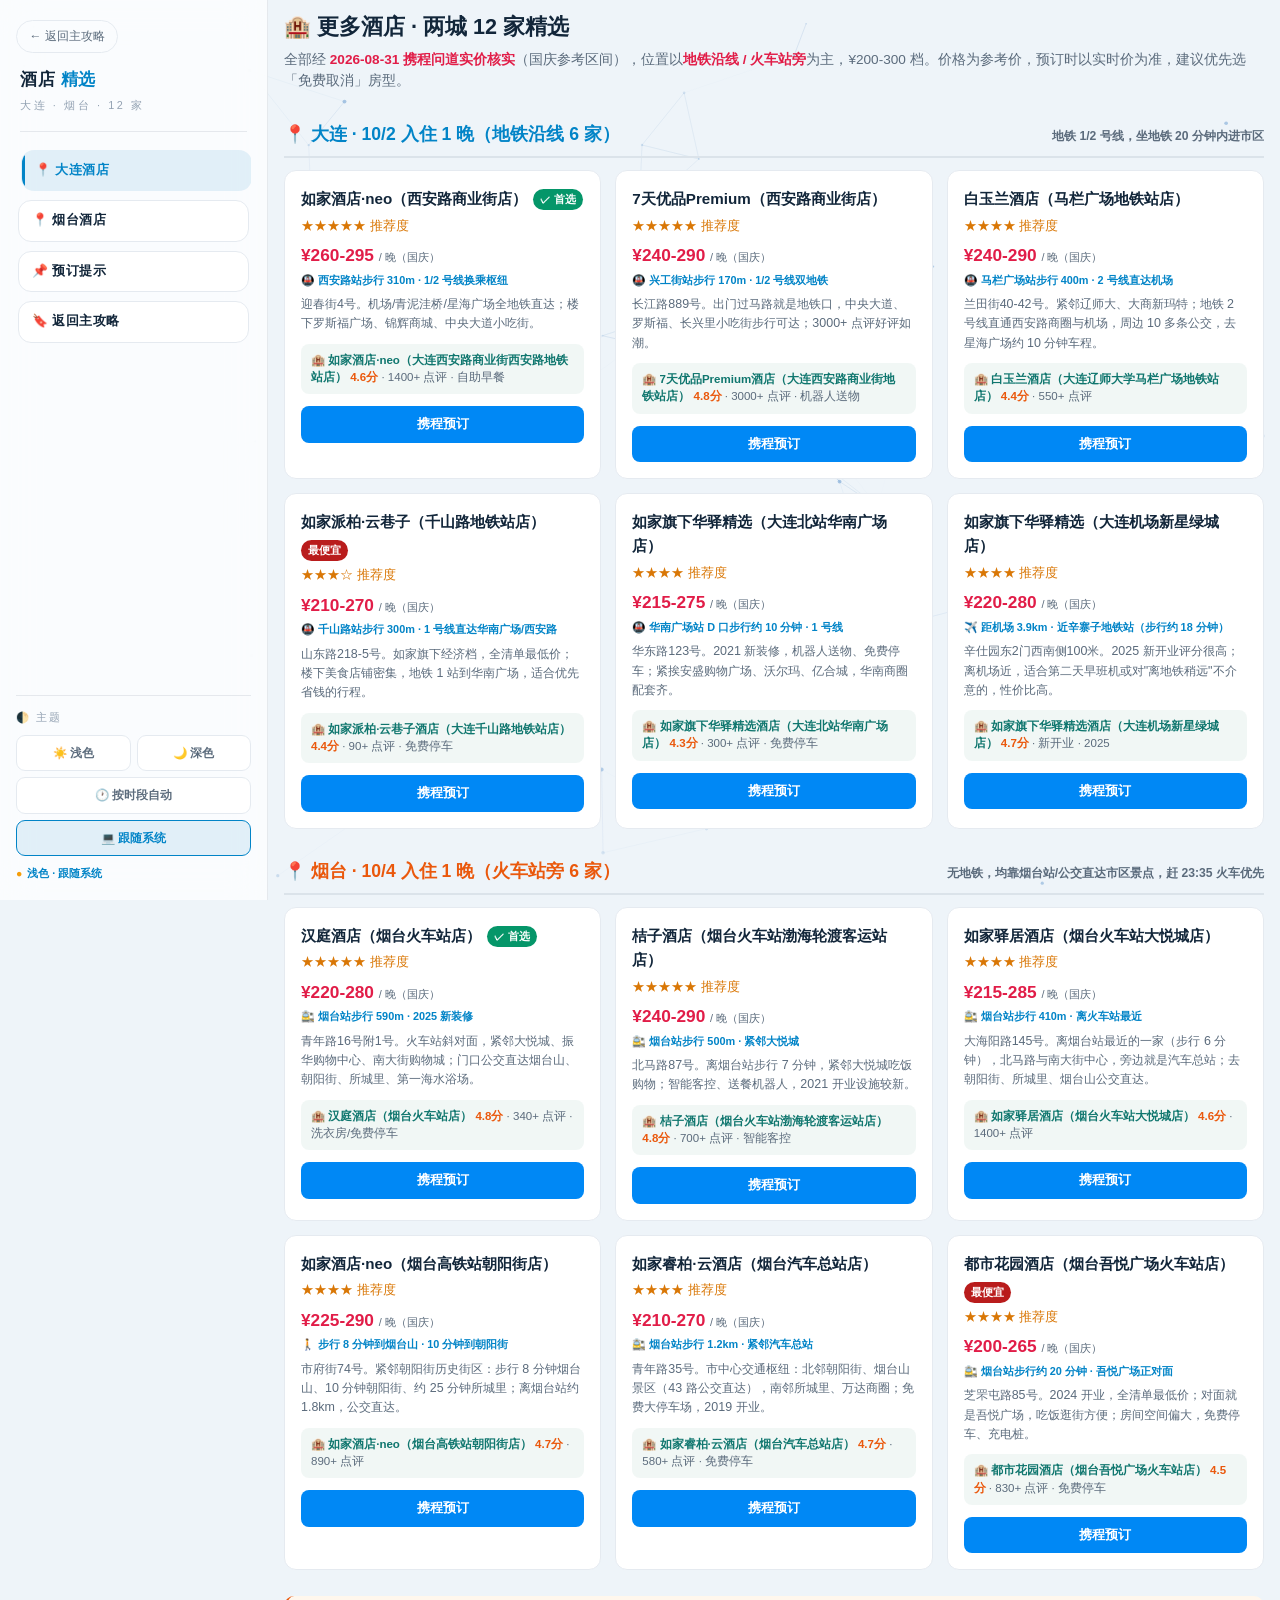
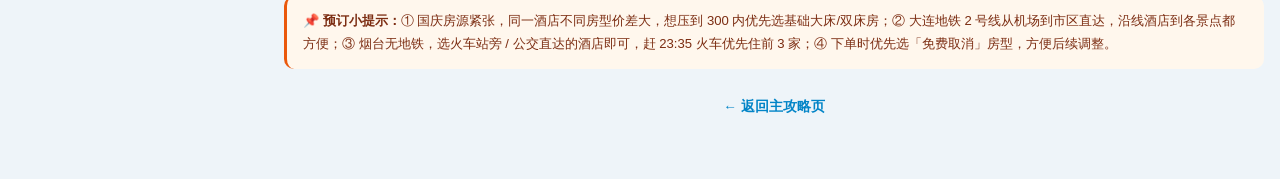
<file: dalian-yantai-20261001/hotels.html>
<!DOCTYPE html>
<html lang="zh-CN">
<head>
<meta charset="UTF-8">
<meta name="viewport" content="width=device-width,initial-scale=1">
<title>更多酒店 · 大连/烟台 12 家精选 | 大连·烟台国庆跨海四日</title>
<meta name="description" content="大连/烟台 10 月国庆低价酒店全清单：地铁沿线 / 火车站旁，¥200-300 档，携程问道实价核实，一键直达携程预订。">
<!-- 全站共享层：防闪烁主题初始化必须同步、且排在最前 -->
<script src="../assets/ui-init.js"></script>
<link rel="stylesheet" href="../assets/ui.css">
<style>
    :root{
        --bg:#eef4f9; --card-bg:#fff; --text:#12263a; --text-light:#5b6b7c;
        --orange:#ea580c; --ocean:#0284c7; --coral:#e11d48; --night:#4f46e5;
        --green:#059669; --purple:#7c3aed; --amber:#d97706; --gray-100:#f4f7fa; --gray-300:#dbe3ea;
        --teal-deep:#0f766e;

        /* 共享层变量（与主攻略页一致的海蓝调） */
        --surface:#ffffff;
        --surface-2:#f4f7fa;
        --surface-3:#e9eff5;
        --surface-glass:rgba(238,244,249,.78);
        --border:#e5eaf0;
        --border-soft:#f1f5f9;
        --hairline:rgba(15,40,70,.09);
        --text-faint:#93a2b3;
        --accent:#0284c7;
        --rail-bg:rgba(255,255,255,.72);
        --rail-active:rgba(2,132,199,.10);
        --fx-dot:110,160,210;
        --fx-line:90,140,195;
        --glow:rgba(2,132,199,.16);
        --code-bg:rgba(15,40,70,.055);
        --scrim:rgba(10,26,42,.42);
        --shadow-lift:0 14px 40px rgba(15,40,70,.14);
        --shadow:0 2px 16px rgba(15,40,70,0.07);
        --scrollbar:#c3d0dc;
    }
    [data-theme="dark"]{
        --bg:#0b131d; --card-bg:#141f2c; --text:#e4edf6; --text-light:#9aabbd;
        --gray-100:#1b2735; --gray-300:#33415280;
        --teal-deep:#5eead4;
        --surface:#141f2c;
        --surface-2:#1b2735;
        --surface-3:#22303f;
        --surface-glass:rgba(11,19,29,.72);
        --border:#26333f;
        --border-soft:#1f2b38;
        --hairline:rgba(255,255,255,.08);
        --text-faint:#6f8296;
        --accent:#38bdf8;
        --rail-bg:rgba(20,31,44,.72);
        --rail-active:rgba(56,189,248,.12);
        --fx-dot:120,205,255;
        --fx-line:100,180,240;
        --glow:rgba(56,189,248,.14);
        --code-bg:rgba(255,255,255,.07);
        --scrim:rgba(2,7,13,.6);
        --shadow-lift:0 16px 44px rgba(0,0,0,.5);
        --shadow:0 2px 18px rgba(0,0,0,.34);
        --scrollbar:#31404f;
        --orange:#fb8c3c; --ocean:#38bdf8; --coral:#fb7185; --night:#818cf8;
        --green:#34d399; --purple:#a78bfa; --amber:#fbbf24;
    }
    *{margin:0;padding:0;box-sizing:border-box}
    body{font-family:"PingFang SC","Microsoft YaHei",-apple-system,sans-serif;background:var(--bg);color:var(--text);line-height:1.6}
    .app-main{padding:0 16px 60px}
    @media(max-width:980px){.app-main{padding:0 14px 48px}}
    .wrap{max-width:1080px;margin:0 auto}
    .topbar{display:flex;align-items:center;gap:12px;padding:18px 0;flex-wrap:wrap}
    .back{font-size:.82rem;color:var(--ocean);text-decoration:none;font-weight:600;padding:6px 12px;border:1px solid var(--border);border-radius:8px;background:var(--surface)}
    .back:hover{background:var(--gray-100)}
    h1{font-size:1.35rem;font-weight:800;margin:10px 0 4px}
    .sub{font-size:.85rem;color:var(--text-light);margin-bottom:20px}
    .sub b{color:var(--coral)}
    .city-head{display:flex;align-items:baseline;justify-content:space-between;margin:28px 0 12px;border-bottom:2px solid var(--gray-300);padding-bottom:8px}
    .city-head h2{font-size:1.1rem;font-weight:800}
    .city-head h2.dl{color:var(--ocean)}
    .city-head h2.yt{color:var(--orange)}
    .city-head .tagline{font-size:.76rem;color:var(--text-light);font-weight:600}
    .hotel-grid{display:grid;grid-template-columns:repeat(auto-fit,minmax(300px,1fr));gap:14px}
    .hotel-card{background:var(--card-bg);border:1px solid var(--border);border-radius:12px;padding:16px;transition:all .2s}
    .hotel-card:hover{border-color:var(--orange);box-shadow:0 4px 12px rgba(234,88,12,.1)}
    .hotel-card h4{font-size:.95rem;font-weight:700;display:flex;align-items:center;gap:6px;flex-wrap:wrap}
    .badge{font-size:.66rem;font-weight:600;padding:2px 7px;border-radius:20px;color:#fff}
    .badge.best{background:var(--green)}
    .badge.cheap{background:#b91c1c}
    .stars{color:var(--amber);margin:4px 0;font-size:.8rem}
    .price{font-size:1.08rem;font-weight:800;color:var(--coral);margin-top:6px}
    .price small{font-size:.68rem;color:var(--text-light);font-weight:400}
    .price-note{font-size:.68rem;color:var(--ocean);font-weight:600;margin-top:2px}
    .addr{font-size:.78rem;color:var(--text-light);margin-top:6px;line-height:1.55}
    .hotel-pick{margin-top:10px;padding:8px 10px;background:rgba(63,145,121,.07);border-radius:8px;font-size:.72rem;color:var(--text-light);line-height:1.5}
    .hotel-pick b{color:var(--teal-deep);font-weight:700}
    .hotel-pick .hp-score{color:var(--orange);font-weight:700}
    .book-btns{display:flex;gap:8px;margin-top:12px}
    .book-btn{flex:1;text-align:center;padding:8px 0;border-radius:8px;font-size:.8rem;font-weight:600;text-decoration:none;transition:all .2s;display:inline-block}
    .book-btn.ctrip{background:#0088f5;color:#fff}
    .book-btn.ctrip:hover{background:#0066cc;transform:translateY(-1px)}
    .note{margin-top:26px;padding:14px 16px;background:#fff7ed;border-left:3px solid var(--orange);border-radius:10px;font-size:.82rem;color:#7c2d12;line-height:1.7}
    [data-theme="dark"] .note{background:#2b2113;color:#fed7aa}
    [data-theme="dark"] .hotel-pick{background:rgba(52,211,153,.08)}
    .foot{margin-top:24px;text-align:center}
    .foot a{color:var(--ocean);font-weight:600;text-decoration:none;font-size:.85rem}
</style>
</head>
<body>

<canvas id="fx"></canvas>
<div id="loader"></div>

<div class="app">

<aside class="rail">
    <a class="rail-back" href="index.html">← 返回主攻略</a>

    <div class="rail-brand">
        <h2>酒店 <em>精选</em></h2>
        <p>大连 · 烟台 · 12 家</p>
    </div>

    <div class="rail-sep"></div>

    <nav class="rail-tabs" data-kind="anchors">
        <div class="ps-tab" data-target="sec-dalian" tabindex="0">
            <div class="ps-name">📍 大连酒店</div>
        </div>
        <div class="ps-tab" data-target="sec-yantai" tabindex="0">
            <div class="ps-name">📍 烟台酒店</div>
        </div>
        <div class="ps-tab" data-target="sec-note" tabindex="0">
            <div class="ps-name">📌 预订提示</div>
        </div>
        <div class="ps-tab" data-target="sec-foot" tabindex="0">
            <div class="ps-name">🔖 返回主攻略</div>
        </div>
    </nav>

    <div class="rail-theme" id="rail-theme">
        <div class="rt-label">🌓 主题</div>
        <div class="rt-modes">
            <div class="rt-btn" data-mode="light" tabindex="0">☀️ 浅色</div>
            <div class="rt-btn" data-mode="dark" tabindex="0">🌙 深色</div>
            <div class="rt-btn wide" data-mode="schedule" tabindex="0">🕐 按时段自动</div>
            <div class="rt-btn wide" data-mode="system" tabindex="0">💻 跟随系统</div>
        </div>
        <div class="rt-schedule" id="rt-schedule">
            <div class="rt-times">
                <input type="time" id="rt-dark-start" value="19:00">
                <span>→</span>
                <input type="time" id="rt-dark-end" value="07:00">
            </div>
            <div class="rt-note">到点自动切深色、过点自动切回浅色，支持跨零点（如 19:00 → 07:00）。</div>
        </div>
        <div class="rt-now"><span id="rt-now-dot">●</span><b id="rt-now-text">—</b></div>
    </div>
</aside>

<div class="app-main">
<!-- 返回入口已移入左侧导航栏 -->
<div class="wrap">
    <h1>🏨 更多酒店 · 两城 12 家精选</h1>
    <p class="sub">全部经 <b>2026-08-31 携程问道实价核实</b>（国庆参考区间），位置以<b>地铁沿线 / 火车站旁</b>为主，¥200-300 档。价格为参考价，预订时以实时价为准，建议优先选「免费取消」房型。</p>

    <div class="city-head" id="sec-dalian">
        <h2 class="dl">📍 大连 · 10/2 入住 1 晚（地铁沿线 6 家）</h2>
        <span class="tagline">地铁 1/2 号线，坐地铁 20 分钟内进市区</span>
    </div>
    <div class="hotel-grid">

        <div class="hotel-card">
            <h4>如家酒店·neo（西安路商业街店）<span class="badge best">✓ 首选</span></h4>
            <div class="stars">★★★★★ 推荐度</div>
            <div class="price">¥260-295 <small>/ 晚（国庆）</small></div>
            <div class="price-note">🚇 西安路站步行 310m · 1/2 号线换乘枢纽</div>
            <div class="addr">迎春街4号。机场/青泥洼桥/星海广场全地铁直达；楼下罗斯福广场、锦辉商城、中央大道小吃街。</div>
            <div class="hotel-pick">🏨 <b>如家酒店·neo（大连西安路商业街西安路地铁站店）</b> <span class="hp-score">4.6分</span> · 1400+ 点评 · 自助早餐</div>
            <div class="book-btns"><a class="book-btn ctrip" data-hid="1521994" data-in="2026-10-02" data-out="2026-10-03" href="#">携程预订</a></div>
        </div>

        <div class="hotel-card">
            <h4>7天优品Premium（西安路商业街店）</h4>
            <div class="stars">★★★★★ 推荐度</div>
            <div class="price">¥240-290 <small>/ 晚（国庆）</small></div>
            <div class="price-note">🚇 兴工街站步行 170m · 1/2 号线双地铁</div>
            <div class="addr">长江路889号。出门过马路就是地铁口，中央大道、罗斯福、长兴里小吃街步行可达；3000+ 点评好评如潮。</div>
            <div class="hotel-pick">🏨 <b>7天优品Premium酒店（大连西安路商业街地铁站店）</b> <span class="hp-score">4.8分</span> · 3000+ 点评 · 机器人送物</div>
            <div class="book-btns"><a class="book-btn ctrip" data-hid="2615945" data-in="2026-10-02" data-out="2026-10-03" href="#">携程预订</a></div>
        </div>

        <div class="hotel-card">
            <h4>白玉兰酒店（马栏广场地铁站店）</h4>
            <div class="stars">★★★★ 推荐度</div>
            <div class="price">¥240-290 <small>/ 晚（国庆）</small></div>
            <div class="price-note">🚇 马栏广场站步行 400m · 2 号线直达机场</div>
            <div class="addr">兰田街40-42号。紧邻辽师大、大商新玛特；地铁 2 号线直通西安路商圈与机场，周边 10 多条公交，去星海广场约 10 分钟车程。</div>
            <div class="hotel-pick">🏨 <b>白玉兰酒店（大连辽师大学马栏广场地铁站店）</b> <span class="hp-score">4.4分</span> · 550+ 点评</div>
            <div class="book-btns"><a class="book-btn ctrip" data-hid="104641337" data-in="2026-10-02" data-out="2026-10-03" href="#">携程预订</a></div>
        </div>

        <div class="hotel-card">
            <h4>如家派柏·云巷子（千山路地铁站店）<span class="badge cheap">最便宜</span></h4>
            <div class="stars">★★★☆ 推荐度</div>
            <div class="price">¥210-270 <small>/ 晚（国庆）</small></div>
            <div class="price-note">🚇 千山路站步行 300m · 1 号线直达华南广场/西安路</div>
            <div class="addr">山东路218-5号。如家旗下经济档，全清单最低价；楼下美食店铺密集，地铁 1 站到华南广场，适合优先省钱的行程。</div>
            <div class="hotel-pick">🏨 <b>如家派柏·云巷子酒店（大连千山路地铁站店）</b> <span class="hp-score">4.4分</span> · 90+ 点评 · 免费停车</div>
            <div class="book-btns"><a class="book-btn ctrip" data-hid="109911760" data-in="2026-10-02" data-out="2026-10-03" href="#">携程预订</a></div>
        </div>

        <div class="hotel-card">
            <h4>如家旗下华驿精选（大连北站华南广场店）</h4>
            <div class="stars">★★★★ 推荐度</div>
            <div class="price">¥215-275 <small>/ 晚（国庆）</small></div>
            <div class="price-note">🚇 华南广场站 D 口步行约 10 分钟 · 1 号线</div>
            <div class="addr">华东路123号。2021 新装修，机器人送物、免费停车；紧挨安盛购物广场、沃尔玛、亿合城，华南商圈配套齐。</div>
            <div class="hotel-pick">🏨 <b>如家旗下华驿精选酒店（大连北站华南广场店）</b> <span class="hp-score">4.3分</span> · 300+ 点评 · 免费停车</div>
            <div class="book-btns"><a class="book-btn ctrip" data-hid="98601436" data-in="2026-10-02" data-out="2026-10-03" href="#">携程预订</a></div>
        </div>

        <div class="hotel-card">
            <h4>如家旗下华驿精选（大连机场新星绿城店）</h4>
            <div class="stars">★★★★ 推荐度</div>
            <div class="price">¥220-280 <small>/ 晚（国庆）</small></div>
            <div class="price-note">✈️ 距机场 3.9km · 近辛寨子地铁站（步行约 18 分钟）</div>
            <div class="addr">辛仕园东2门西南侧100米。2025 新开业评分很高；离机场近，适合第二天早班机或对"离地铁稍远"不介意的，性价比高。</div>
            <div class="hotel-pick">🏨 <b>如家旗下华驿精选酒店（大连机场新星绿城店）</b> <span class="hp-score">4.7分</span> · 新开业 · 2025</div>
            <div class="book-btns"><a class="book-btn ctrip" data-hid="131633504" data-in="2026-10-02" data-out="2026-10-03" href="#">携程预订</a></div>
        </div>

    </div>

    <div class="city-head" id="sec-yantai">
        <h2 class="yt">📍 烟台 · 10/4 入住 1 晚（火车站旁 6 家）</h2>
        <span class="tagline">无地铁，均靠烟台站/公交直达市区景点，赶 23:35 火车优先</span>
    </div>
    <div class="hotel-grid">

        <div class="hotel-card">
            <h4>汉庭酒店（烟台火车站店）<span class="badge best">✓ 首选</span></h4>
            <div class="stars">★★★★★ 推荐度</div>
            <div class="price">¥220-280 <small>/ 晚（国庆）</small></div>
            <div class="price-note">🚉 烟台站步行 590m · 2025 新装修</div>
            <div class="addr">青年路16号附1号。火车站斜对面，紧邻大悦城、振华购物中心、南大街购物城；门口公交直达烟台山、朝阳街、所城里、第一海水浴场。</div>
            <div class="hotel-pick">🏨 <b>汉庭酒店（烟台火车站店）</b> <span class="hp-score">4.8分</span> · 340+ 点评 · 洗衣房/免费停车</div>
            <div class="book-btns"><a class="book-btn ctrip" data-hid="2576944" data-in="2026-10-04" data-out="2026-10-05" href="#">携程预订</a></div>
        </div>

        <div class="hotel-card">
            <h4>桔子酒店（烟台火车站渤海轮渡客运站店）</h4>
            <div class="stars">★★★★★ 推荐度</div>
            <div class="price">¥240-290 <small>/ 晚（国庆）</small></div>
            <div class="price-note">🚉 烟台站步行 500m · 紧邻大悦城</div>
            <div class="addr">北马路87号。离烟台站步行 7 分钟，紧邻大悦城吃饭购物；智能客控、送餐机器人，2021 开业设施较新。</div>
            <div class="hotel-pick">🏨 <b>桔子酒店（烟台火车站渤海轮渡客运站店）</b> <span class="hp-score">4.8分</span> · 700+ 点评 · 智能客控</div>
            <div class="book-btns"><a class="book-btn ctrip" data-hid="78214454" data-in="2026-10-04" data-out="2026-10-05" href="#">携程预订</a></div>
        </div>

        <div class="hotel-card">
            <h4>如家驿居酒店（烟台火车站大悦城店）</h4>
            <div class="stars">★★★★ 推荐度</div>
            <div class="price">¥215-285 <small>/ 晚（国庆）</small></div>
            <div class="price-note">🚉 烟台站步行 410m · 离火车站最近</div>
            <div class="addr">大海阳路145号。离烟台站最近的一家（步行 6 分钟），北马路与南大街中心，旁边就是汽车总站；去朝阳街、所城里、烟台山公交直达。</div>
            <div class="hotel-pick">🏨 <b>如家驿居酒店（烟台火车站大悦城店）</b> <span class="hp-score">4.6分</span> · 1400+ 点评</div>
            <div class="book-btns"><a class="book-btn ctrip" data-hid="995205" data-in="2026-10-04" data-out="2026-10-05" href="#">携程预订</a></div>
        </div>

        <div class="hotel-card">
            <h4>如家酒店·neo（烟台高铁站朝阳街店）</h4>
            <div class="stars">★★★★ 推荐度</div>
            <div class="price">¥225-290 <small>/ 晚（国庆）</small></div>
            <div class="price-note">🚶 步行 8 分钟到烟台山 · 10 分钟到朝阳街</div>
            <div class="addr">市府街74号。紧邻朝阳街历史街区：步行 8 分钟烟台山、10 分钟朝阳街、约 25 分钟所城里；离烟台站约 1.8km，公交直达。</div>
            <div class="hotel-pick">🏨 <b>如家酒店·neo（烟台高铁站朝阳街店）</b> <span class="hp-score">4.7分</span> · 890+ 点评</div>
            <div class="book-btns"><a class="book-btn ctrip" data-hid="6267275" data-in="2026-10-04" data-out="2026-10-05" href="#">携程预订</a></div>
        </div>

        <div class="hotel-card">
            <h4>如家睿柏·云酒店（烟台汽车总站店）</h4>
            <div class="stars">★★★★ 推荐度</div>
            <div class="price">¥210-270 <small>/ 晚（国庆）</small></div>
            <div class="price-note">🚉 烟台站步行 1.2km · 紧邻汽车总站</div>
            <div class="addr">青年路35号。市中心交通枢纽：北邻朝阳街、烟台山景区（43 路公交直达），南邻所城里、万达商圈；免费大停车场，2019 开业。</div>
            <div class="hotel-pick">🏨 <b>如家睿柏·云酒店（烟台汽车总站店）</b> <span class="hp-score">4.7分</span> · 580+ 点评 · 免费停车</div>
            <div class="book-btns"><a class="book-btn ctrip" data-hid="91552302" data-in="2026-10-04" data-out="2026-10-05" href="#">携程预订</a></div>
        </div>

        <div class="hotel-card">
            <h4>都市花园酒店（烟台吾悦广场火车站店）<span class="badge cheap">最便宜</span></h4>
            <div class="stars">★★★★ 推荐度</div>
            <div class="price">¥200-265 <small>/ 晚（国庆）</small></div>
            <div class="price-note">🚉 烟台站步行约 20 分钟 · 吾悦广场正对面</div>
            <div class="addr">芝罘屯路85号。2024 开业，全清单最低价；对面就是吾悦广场，吃饭逛街方便；房间空间偏大，免费停车、充电桩。</div>
            <div class="hotel-pick">🏨 <b>都市花园酒店（烟台吾悦广场火车站店）</b> <span class="hp-score">4.5分</span> · 830+ 点评 · 免费停车</div>
            <div class="book-btns"><a class="book-btn ctrip" data-hid="121053758" data-in="2026-10-04" data-out="2026-10-05" href="#">携程预订</a></div>
        </div>

    </div>

    <div class="note" id="sec-note">
        <b>📌 预订小提示：</b>① 国庆房源紧张，同一酒店不同房型价差大，想压到 300 内优先选基础大床/双床房；② 大连地铁 2 号线从机场到市区直达，沿线酒店到各景点都方便；③ 烟台无地铁，选火车站旁 / 公交直达的酒店即可，赶 23:35 火车优先住前 3 家；④ 下单时优先选「免费取消」房型，方便后续调整。
    </div>
    <div class="foot" id="sec-foot"><a href="index.html">← 返回主攻略页</a></div>
</div><!-- /.wrap -->
</div><!-- /.app-main -->
</div><!-- /.app -->

<div class="rt-fab" id="rt-fab" title="切换主题">🌓</div>

<!-- 携程酒店直达预订：按酒店ID + 日期跳详情页 -->
<script>
document.addEventListener('click',function(e){
    var b=e.target.closest('.book-btn.ctrip[data-hid]');
    if(!b)return;
    e.preventDefault();
    var id=b.dataset.hid,
        ci=b.dataset.in, co=b.dataset.out,
        m=window.innerWidth<=768,
        url=m
            ? 'https://m.ctrip.com/webapp/hotel/hoteldetail/'+id+'.html?checkin='+ci+'&checkout='+co
            : 'https://hotels.ctrip.com/hotels/'+id+'.html?checkin='+ci+'&checkout='+co;
    window.open(url,'_blank');
});
</script>
<script src="../assets/ui.js"></script>
</body>
</html>
</file>
<file: assets/ui.css>
/* ══════════════════════════════════════════════════════════════
   Tonia Travel · 全站共享 UI 层
   ---------------------------------------------------------------
   包含：主题变量（浅/深）· 粒子画布 · 加载遮罩 · 左侧导航栏
        · 四模式主题面板 · 响应式 · 无障碍降级

   接入方式（每个页面）：
     <head>
       <script src="../assets/ui-init.js"></script>      ← 必须最先，防闪烁
       <link rel="stylesheet" href="../assets/ui.css">
       <style> 页面专属样式放这里，可覆盖上面的默认值 </style>
     </head>
     <body>
       <canvas id="fx"></canvas>
       <div id="loader"></div>
       <div class="app">
         <aside class="rail"> … </aside>
         <div class="app-main"> 页面内容 </div>
       </div>
       <script src="../assets/ui.js"></script>
     </body>
   ══════════════════════════════════════════════════════════════ */

/* ══════════════ 主题变量 ══════════════ */
:root {
    --bg:#eef4f9; --card-bg:#fff; --text:#12263a; --text-light:#5b6b7c;
    --orange:#ea580c; --ocean:#0284c7; --coral:#e11d48; --night:#4f46e5;
    --green:#059669; --purple:#7c3aed; --amber:#d97706; --gray-100:#f4f7fa; --gray-300:#dbe3ea;
    --shadow:0 2px 16px rgba(15,40,70,0.07);
    --banner-start:#0c4a6e; --banner-end:#b45309;

    /* 主题扩展变量 */
    --surface:#ffffff;
    --surface-2:#f4f7fa;
    --surface-3:#e9eff5;
    --surface-glass:rgba(238,244,249,.78);
    --border:#e5eaf0;
    --border-soft:#f1f5f9;
    --hairline:rgba(15,40,70,.09);
    --text-faint:#93a2b3;
    --accent:#0284c7;
    --rail-bg:rgba(255,255,255,.72);
    --rail-active:rgba(2,132,199,.10);
    --fx-dot:110,160,210;
    --fx-line:90,140,195;
    --glow:rgba(2,132,199,.16);
    --code-bg:rgba(15,40,70,.055);
    --scrim:rgba(10,26,42,.42);
    --shadow-lift:0 14px 40px rgba(15,40,70,.14);
    --scrollbar:#c3d0dc;
}
[data-theme="dark"] {
    --bg:#0b131d; --card-bg:#141f2c; --text:#e4edf6; --text-light:#9aabbd;
    --gray-100:#1b2735; --gray-300:#33415280;
    --shadow:0 2px 18px rgba(0,0,0,.34);
    --surface:#141f2c;
    --surface-2:#1b2735;
    --surface-3:#22303f;
    --surface-glass:rgba(11,19,29,.72);
    --border:#26333f;
    --border-soft:#1f2b38;
    --hairline:rgba(255,255,255,.08);
    --text-faint:#6f8296;
    --accent:#38bdf8;
    --rail-bg:rgba(20,31,44,.72);
    --rail-active:rgba(56,189,248,.12);
    --fx-dot:120,205,255;
    --fx-line:100,180,240;
    --glow:rgba(56,189,248,.14);
    --code-bg:rgba(255,255,255,.07);
    --scrim:rgba(2,7,13,.6);
    --shadow-lift:0 16px 44px rgba(0,0,0,.5);
    --scrollbar:#31404f;

    --orange:#fb8c3c; --ocean:#38bdf8; --coral:#fb7185; --night:#818cf8;
    --green:#34d399; --purple:#a78bfa; --amber:#fbbf24;
}
/* ── 内联浅色块的深色兜底 ──
   攻略页里有不少「说明框 / 表格分组行」是用内联 style 直接写死浅色底的
   （如 style="background:#fef2f2;color:#065f46"），CSS 类覆盖不到它们。
   这里用属性子串选择器统一暗化，避免为了主题去改历史内联样式。
   新增内容若继续用内联浅色，也能自动获得深色适配。 */
[data-theme="dark"] [style*="background:#fef2f2"]{background:#2d1618!important}
[data-theme="dark"] [style*="background:#ecfdf5"]{background:#0c2a20!important}
[data-theme="dark"] [style*="background:#f0fdf4"]{background:#0c2a20!important}
[data-theme="dark"] [style*="background:#fff7ed"]{background:#2d2113!important}
[data-theme="dark"] [style*="background:#f0f9ff"]{background:#14273c!important}
[data-theme="dark"] [style*="background:#f5f3ff"]{background:#1e1a2e!important}
[data-theme="dark"] [style*="background:#f8fafc"]{background:#1b2735!important}
[data-theme="dark"] [style*="background:#eff6ff"]{background:#14273c!important}
[data-theme="dark"] [style*="background:#ecfeff"]{background:#0c2a2e!important}
[data-theme="dark"] [style*="color:#0c4a6e"]{color:#93c5fd!important}
[data-theme="dark"] [style*="color:#9a3412"]{color:#fdba74!important}
[data-theme="dark"] [style*="color:#5b21b6"]{color:#c4b5fd!important}
[data-theme="dark"] [style*="color:#7c2d12"]{color:#fed7aa!important}
[data-theme="dark"] [style*="color:#065f46"]{color:#6ee7b7!important}
[data-theme="dark"] [style*="color:#92400e"]{color:#fcd34d!important}
[data-theme="dark"] [style*="color:#b91c1c"]{color:#fca5a5!important}
[data-theme="dark"] [style*="#fecaca"]{border-color:#4c2028!important}
[data-theme="dark"] [style*="#bbf7d0"]{border-color:#1b4636!important}
[data-theme="dark"] [style*="#bae6fd"]{border-color:#1e3a55!important}
[data-theme="dark"] [style*="#fde68a"]{border-color:#4a3c15!important}

*{margin:0;padding:0;box-sizing:border-box}
html{scrollbar-color:var(--scrollbar) transparent}
body{
    font-family:-apple-system,BlinkMacSystemFont,'PingFang SC','Noto Sans SC',sans-serif;
    background:var(--bg);color:var(--text);line-height:1.6;
    transition:background-color .35s ease,color .35s ease;
}

/* ══════════════ 粒子画布（全屏背景，canvas#fx） ══════════════ */
#fx{position:fixed;inset:0;width:100%;height:100%;z-index:0;pointer-events:none;display:block}

/* ══════════════ 加载遮罩（全站唯一 · 纯中心扩散涟漪） ══════════════
   无百分比、无文字、无进度条、无跳点 —— 只有一圈从中心向外扩散的涟漪。
   入场：底盘即满屏覆盖（不闪内容），涟漪在中心循环扩散。
   离场：底盘由中心扩散到满屏（翻页感），到达后跳转。
   ────────────────────────────────────────────────────────────── */
#loader{
    position:fixed;inset:0;z-index:9000;overflow:hidden;
    display:grid;place-items:center;pointer-events:none;
    transition:opacity .42s ease,visibility .42s ease;
}
#loader.done{opacity:0;visibility:hidden}
#loader.done .ld-wave{animation:none}

/* 覆盖底盘 */
#loader .ld-disc{
    position:absolute;top:50%;left:50%;
    width:170vmax;height:170vmax;border-radius:50%;
    transform:translate(-50%,-50%) scale(1);
    background:var(--bg);
}
/* 离场：先把底盘缩到 0（无过渡，避免看到"先缩小"的错觉） */
#loader.leaving{
    opacity:1;visibility:visible;transition:none;   /* 立即实心，不要先淡入一次 */
}
#loader.leaving .ld-disc{
    transform:translate(-50%,-50%) scale(0);
    transition:none;
}
/* 再扩散到满屏（时长与 ui.js 里的跳转延时对齐） */
#loader.leaving.grow .ld-disc{
    transform:translate(-50%,-50%) scale(1);
    transition:transform .56s cubic-bezier(.32,.72,.24,1);
}

/* 向外扩散的涟漪环（三圈错峰）
   用 width/height 而非 transform:scale —— scale 会把 2px 描边等比放大到十几像素，
   这里保证环在任何半径下都保持同一粗细 */
#loader .ld-wave{
    position:absolute;top:50%;left:50%;
    width:26px;height:26px;box-sizing:border-box;
    border-radius:50%;border:2px solid var(--accent);
    transform:translate(-50%,-50%);
    opacity:0;animation:ldWave 1.7s cubic-bezier(.2,.55,.3,1) infinite;
}
#loader .ld-wave + .ld-wave{animation-delay:.57s}
#loader .ld-wave + .ld-wave + .ld-wave{animation-delay:1.14s}
@keyframes ldWave{
    0%  {width:26px;height:26px;opacity:.55}
    60% {opacity:.14}
    100%{width:820px;height:820px;opacity:0}
}

/* 首屏内容入场 */
.stage-in{animation:stageIn .62s cubic-bezier(.22,.86,.34,1) both}
@keyframes stageIn{from{opacity:0;transform:translateY(16px)}to{opacity:1;transform:none}}

/* ══════════════ 应用外壳：左侧栏 + 内容区 ══════════════ */
.app{display:flex;align-items:flex-start;position:relative;z-index:1}

.rail{
    flex:0 0 268px;width:268px;
    position:sticky;top:0;align-self:flex-start;
    height:100vh;height:100dvh;
    display:flex;flex-direction:column;gap:14px;
    padding:20px 16px 18px;
    background:var(--rail-bg);backdrop-filter:blur(18px);-webkit-backdrop-filter:blur(18px);
    border-right:1px solid var(--hairline);
    z-index:800;
}
.rail-back{
    display:inline-flex;align-items:center;gap:6px;align-self:flex-start;
    font-size:.76rem;font-weight:500;text-decoration:none;color:var(--text-light);
    padding:6px 12px;border-radius:20px;border:1px solid var(--border);
    transition:all .2s ease;
}
.rail-back:hover{color:var(--accent);border-color:var(--accent);transform:translateX(-2px)}
.rail-brand{padding:2px 4px 0}
.rail-brand h2{font-size:1.06rem;font-weight:800;letter-spacing:.6px;line-height:1.35}
.rail-brand h2 em{font-style:normal;color:var(--accent)}
.rail-brand p{font-size:.68rem;letter-spacing:2.6px;color:var(--text-faint);margin-top:5px;text-transform:uppercase}
.rail-sep{height:1px;background:var(--hairline);margin:2px 4px}

.rail-tabs{display:flex;flex-direction:column;gap:9px;flex:1 1 auto;min-height:0;overflow-y:auto;overflow-x:hidden;padding:2px 2px 4px;scrollbar-width:thin}
.rail-hint{
    font-size:.62rem;letter-spacing:2px;color:var(--text-faint);
    text-transform:uppercase;padding:0 4px 2px;flex:0 0 auto;
}
.ps-tab{
    position:relative;cursor:pointer;text-align:left;
    /* flex:0 0 auto —— 不参与压缩，否则矮屏下卡片会被压扁并裁掉文字 */
    flex:0 0 auto;
    border:1px solid var(--border);background:var(--surface);
    border-radius:13px;padding:12px 14px 13px;
    transition:transform .22s cubic-bezier(.3,.9,.4,1),border-color .22s ease,box-shadow .22s ease,background-color .3s ease;
    overflow:hidden;
}
.ps-tab::before{
    content:'';position:absolute;left:0;top:0;bottom:0;width:3px;
    background:var(--accent);transform:scaleY(0);transform-origin:top;
    transition:transform .32s cubic-bezier(.3,.9,.4,1);border-radius:0 3px 3px 0;
}
.ps-tab:hover{border-color:var(--accent);transform:translateX(3px)}
.ps-tab:hover::before{transform:scaleY(.45)}
.ps-tab.active{
    border-color:transparent;color:#fff;
    box-shadow:0 8px 22px rgba(12,40,70,.22);
    transform:translateX(3px);
}
.ps-tab.active::before{transform:scaleY(1);background:rgba(255,255,255,.75)}
.ps-tab.active[data-plan="a"]{background:linear-gradient(118deg,#0c4a6e 0%,#0284c7 100%)}
.ps-tab.active[data-plan="b"]{background:linear-gradient(118deg,#075985 0%,#0891b2 100%)}
.ps-tab.active[data-plan="c"]{background:linear-gradient(118deg,#065f46 0%,#059669 100%)}
.ps-name{font-size:.9rem;font-weight:800;letter-spacing:.4px;display:flex;align-items:center;gap:6px;flex-wrap:wrap}
.ps-name .ps-badge{font-size:.58rem;letter-spacing:1.4px;padding:2px 7px;border-radius:8px;background:rgba(255,255,255,.24);font-weight:700}
.ps-tab:not(.active) .ps-badge{background:var(--surface-2);color:var(--text-faint)}
.ps-desc{font-size:.7rem;opacity:.88;margin-top:4px;line-height:1.5}
.ps-tab:not(.active) .ps-desc{color:var(--text-light)}
.ps-meta{font-size:.69rem;margin-top:7px;font-weight:700}
.ps-tab.active .ps-meta{color:rgba(255,255,255,.95)}
.ps-tab:not(.active) .ps-meta{color:var(--orange)}

/* ── 锚点导航形态（单页攻略 / 主页 / 版本更新页） ──
   比方案页签更轻：无描述行、无渐变、激活态用左侧色条 + 浅色底 */
.rail-tabs[data-kind="anchors"] .ps-tab{padding:9px 13px 10px}
.rail-tabs[data-kind="anchors"] .ps-name{font-size:.8rem;font-weight:600}
.rail-tabs[data-kind="anchors"] .ps-tab.active{
    background:var(--rail-active);
    border-color:transparent;color:var(--accent);font-weight:700;
    box-shadow:none;
}
.rail-tabs[data-kind="anchors"] .ps-tab.active::before{background:var(--accent)}
.rail-tabs[data-kind="anchors"] .ps-tab:hover{transform:none;border-color:var(--accent)}

/* 主题切换器 */
.rail-theme{border-top:1px solid var(--hairline);padding-top:13px;flex:0 0 auto}
.rt-label{
    display:flex;align-items:center;gap:6px;font-size:.66rem;letter-spacing:2px;
    color:var(--text-faint);margin-bottom:9px;text-transform:uppercase;
}
.rt-modes{display:grid;grid-template-columns:repeat(2,1fr);gap:6px}
.rt-btn{
    cursor:pointer;user-select:none;text-align:center;
    font-size:.72rem;font-weight:600;color:var(--text-light);
    background:var(--surface);border:1px solid var(--border);
    border-radius:9px;padding:8px 4px;transition:all .2s ease;
    display:flex;align-items:center;justify-content:center;gap:4px;
}
.rt-btn:hover{border-color:var(--accent);color:var(--text);transform:translateY(-1px)}
.rt-btn.active{background:var(--rail-active);border-color:var(--accent);color:var(--accent);font-weight:700}
.rt-btn.wide{grid-column:1/-1}

.rt-schedule{display:none;margin-top:10px;padding:11px 12px;border-radius:11px;background:var(--surface-2);border:1px solid var(--border)}
.rt-schedule.on{display:block;animation:stageIn .3s ease-out}
.rt-times{display:flex;align-items:center;gap:8px}
.rt-times input{
    flex:1;min-width:0;font-family:inherit;font-size:.76rem;font-weight:600;
    color:var(--text);background:var(--surface);border:1px solid var(--border);
    border-radius:8px;padding:6px 8px;outline:none;transition:border-color .2s ease;
}
.rt-times input:focus{border-color:var(--accent)}
.rt-times span{font-size:.72rem;color:var(--text-faint)}
.rt-note{font-size:.64rem;color:var(--text-faint);line-height:1.6;margin-top:7px}
.rt-now{margin-top:9px;font-size:.66rem;color:var(--text-light);display:flex;align-items:center;gap:5px}
.rt-now b{color:var(--accent);font-weight:700}

/* 移动端浮动主题按钮 */
.rt-fab{
    display:none;position:fixed;right:16px;bottom:18px;z-index:950;
    width:48px;height:48px;border-radius:50%;cursor:pointer;
    align-items:center;justify-content:center;font-size:1.2rem;
    background:var(--surface);border:1px solid var(--border);
    box-shadow:var(--shadow-lift);color:var(--text);
}
.rt-fab:active{transform:scale(.94)}

/* 关键：min-width:0 —— 否则内部宽表格会把 flex 项撑开，
   整个内容区连带 banner 一起超过视口宽度（滚动条被隐藏时表现为右侧被裁） */
.app-main,.plan-views{flex:1 1 auto;min-width:0}

/* ══════════════ 响应式 ══════════════ */
@media(max-width:980px){
    /* align-items:stretch 很关键：桌面端的 flex-start 在纵向排列下会让内容区
       变成「宽度由内容决定」，一旦页内有宽表格就把整页撑出横向滚动 */
    .app{flex-direction:column;align-items:stretch}
    .rail{
        width:100%;flex:none;height:auto;position:sticky;top:0;
        flex-direction:row;align-items:center;gap:10px;
        padding:9px 14px;border-right:none;border-bottom:1px solid var(--hairline);
        /* 关键：去掉 backdrop-filter，否则 .rail 会成为 .rail-theme 的
           containing block，浮动主题面板的 fixed 定位会被困在侧栏里 */
        background:var(--bg);
        backdrop-filter:none;-webkit-backdrop-filter:none;
        box-shadow:0 1px 14px rgba(0,0,0,.06);
    }
    .rail-brand,.rail-sep,.rail-hint{display:none}
    /* min-width:0 是关键：flex 子项默认 min-width:auto，会以内容宽度为收缩下限，
       于是横向排列的页签把 rail 撑破，整个文档出现横向溢出 */
    .rail-tabs{flex-direction:row;flex:1 1 auto;min-width:0;overflow-x:auto;overflow-y:hidden;align-items:center;padding:0 0 2px}
    .ps-tab{flex:0 0 auto;min-width:186px;padding:9px 12px 10px}
    .ps-tab:hover,.ps-tab.active{transform:none}
    .ps-desc{font-size:.67rem}
    .rt-fab{display:flex}
    .rail-theme{
        position:fixed;right:14px;bottom:78px;width:min(272px,calc(100vw - 28px));
        z-index:960;background:var(--surface);border:1px solid var(--border);
        border-radius:15px;padding:15px;box-shadow:var(--shadow-lift);
        opacity:0;visibility:hidden;transform:translateY(10px) scale(.96);
        transition:opacity .24s ease,transform .24s cubic-bezier(.3,.9,.4,1),visibility .24s;
        border-top:none;padding-top:15px;
    }
    .rail-theme.open{opacity:1;visibility:visible;transform:none}
}
@media(max-width:600px){
    .ps-tab{min-width:154px}
    .ps-name{font-size:.82rem}
}
@media(prefers-reduced-motion:reduce){
    #fx{display:none}
    *{animation-duration:.01ms!important;transition-duration:.01ms!important}
}
</file>
